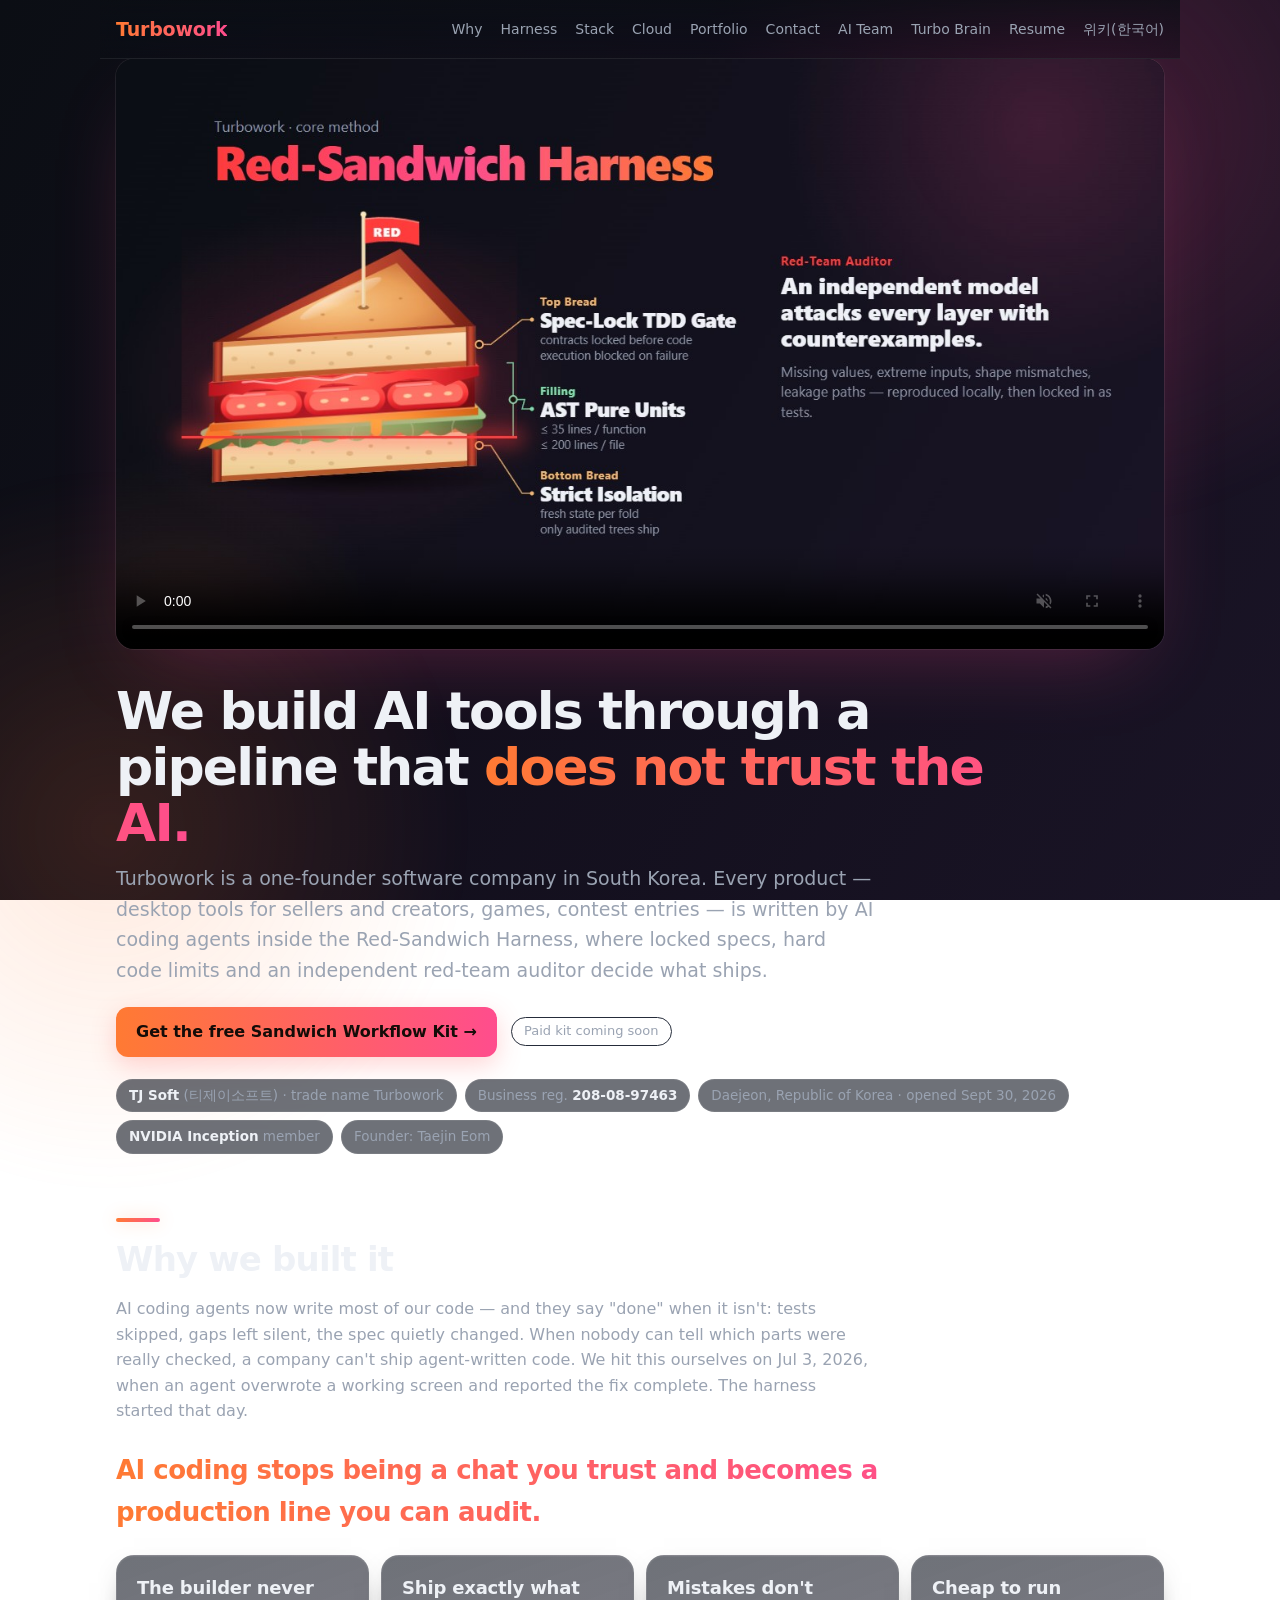
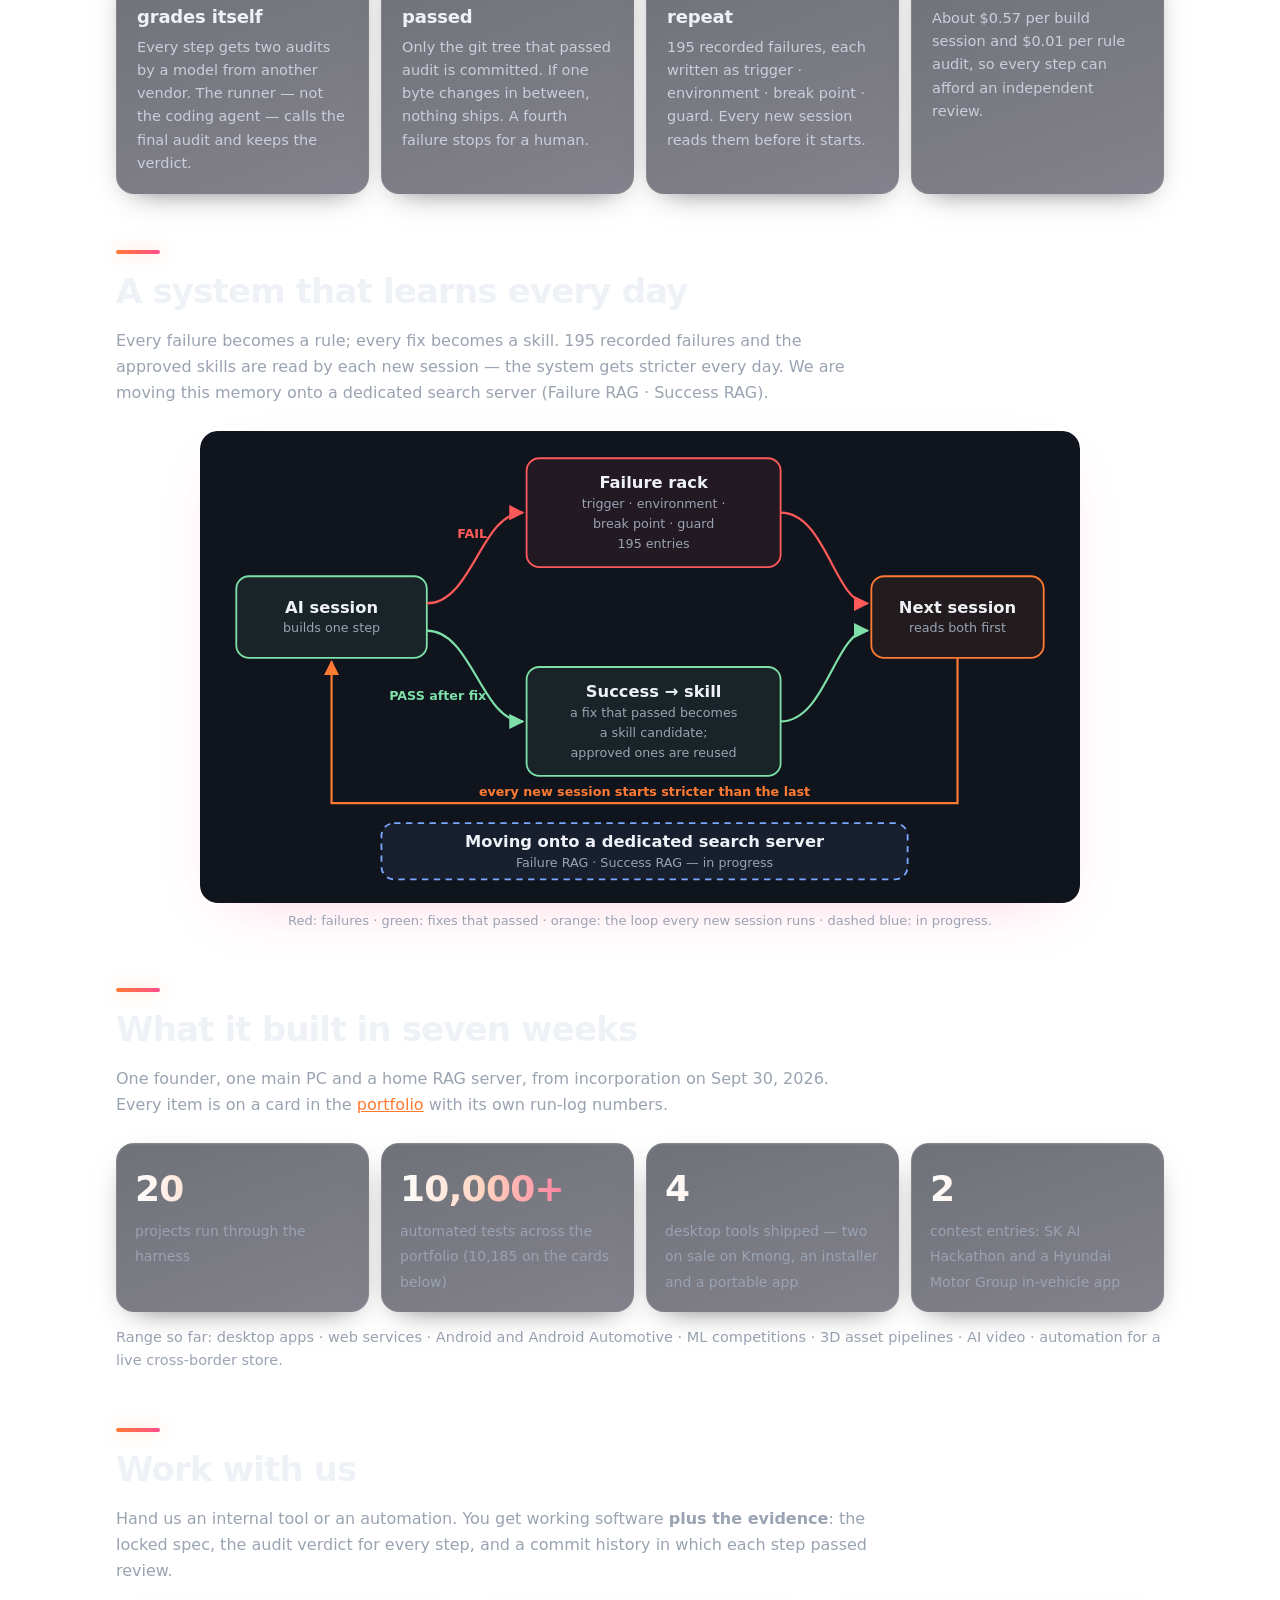
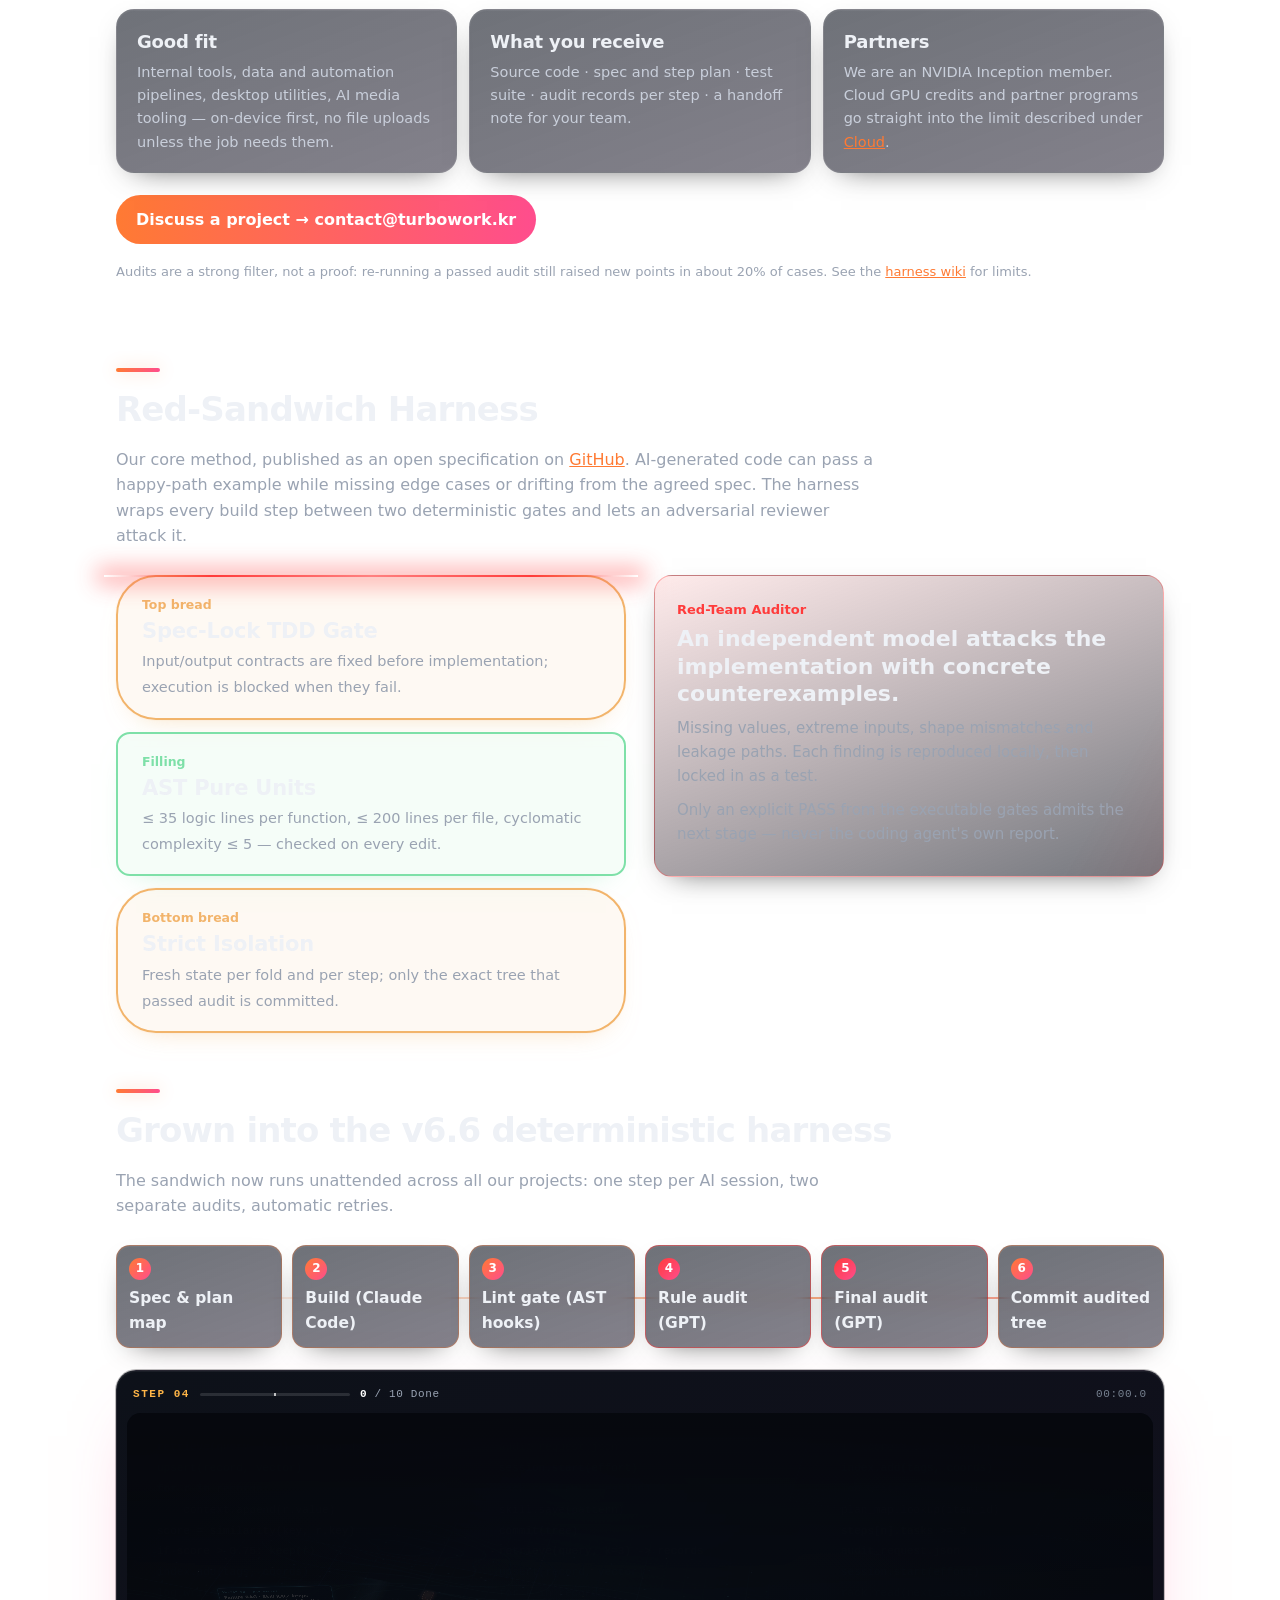
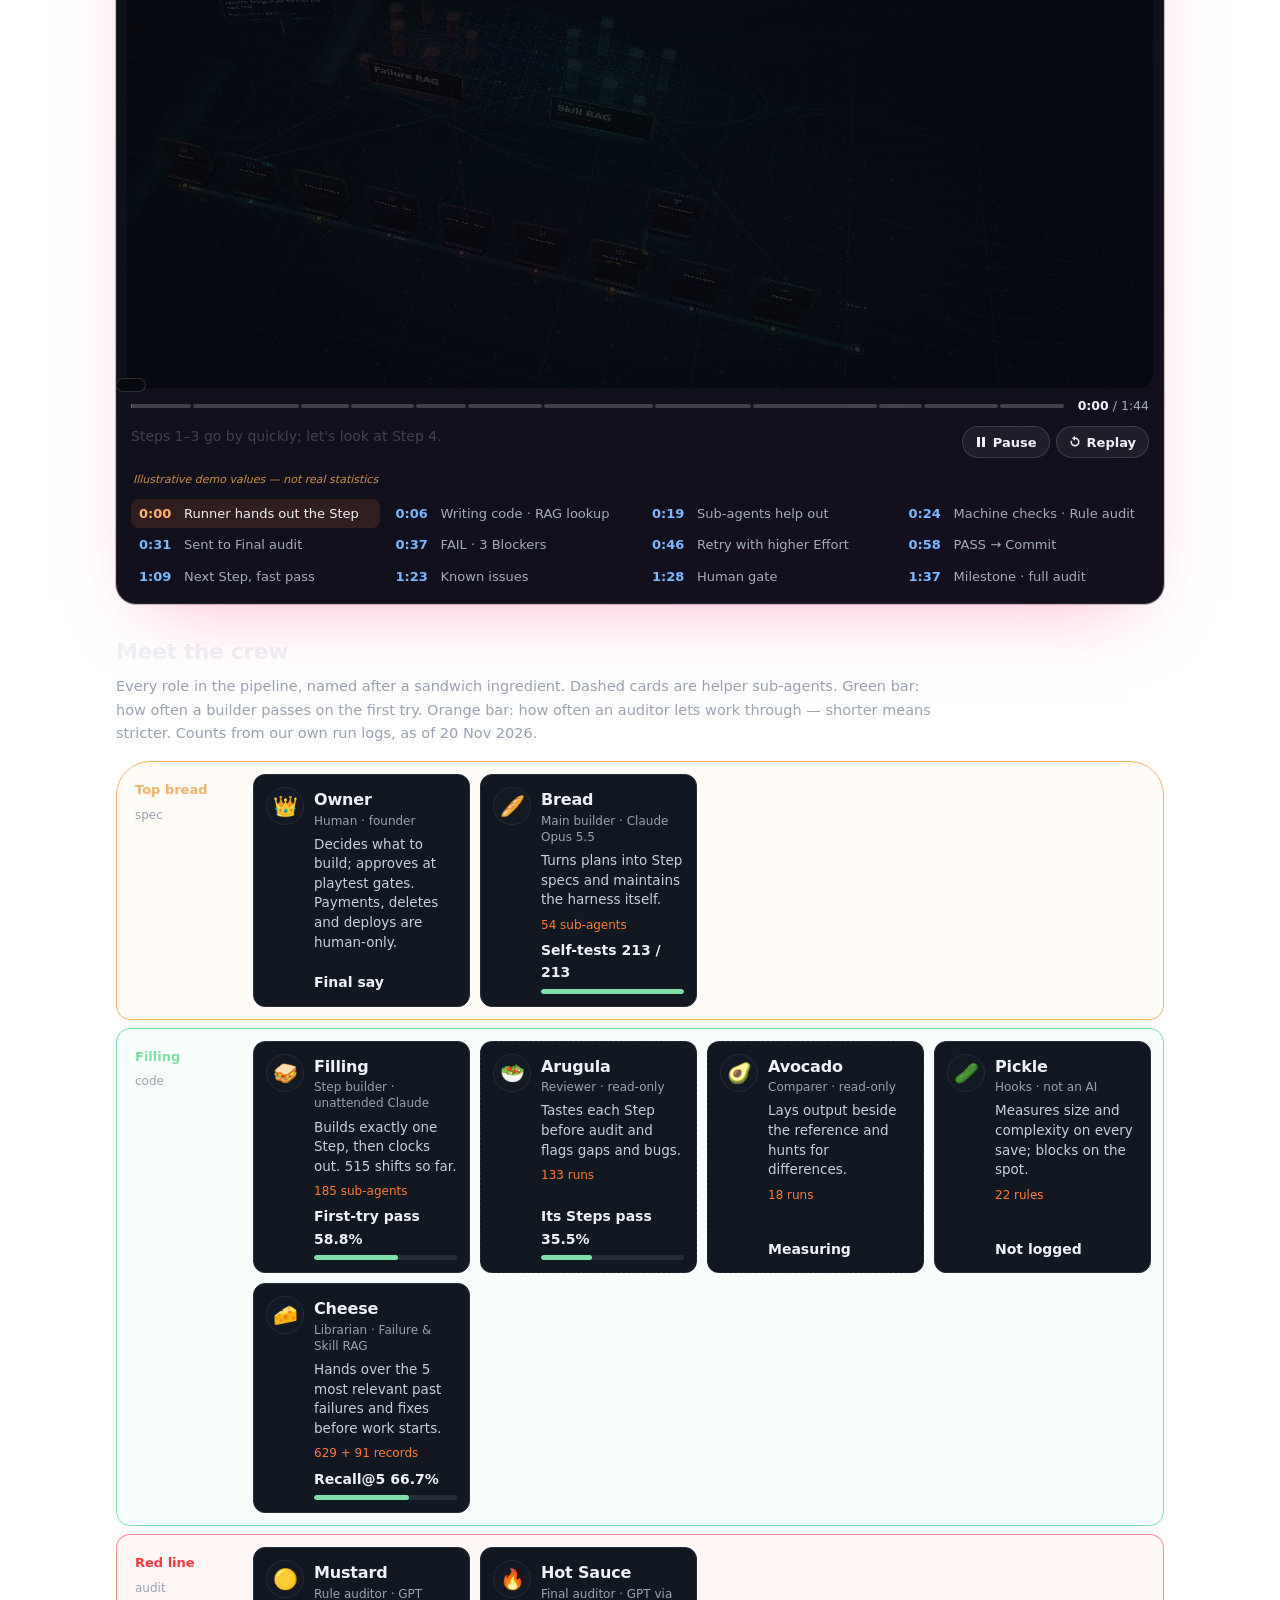
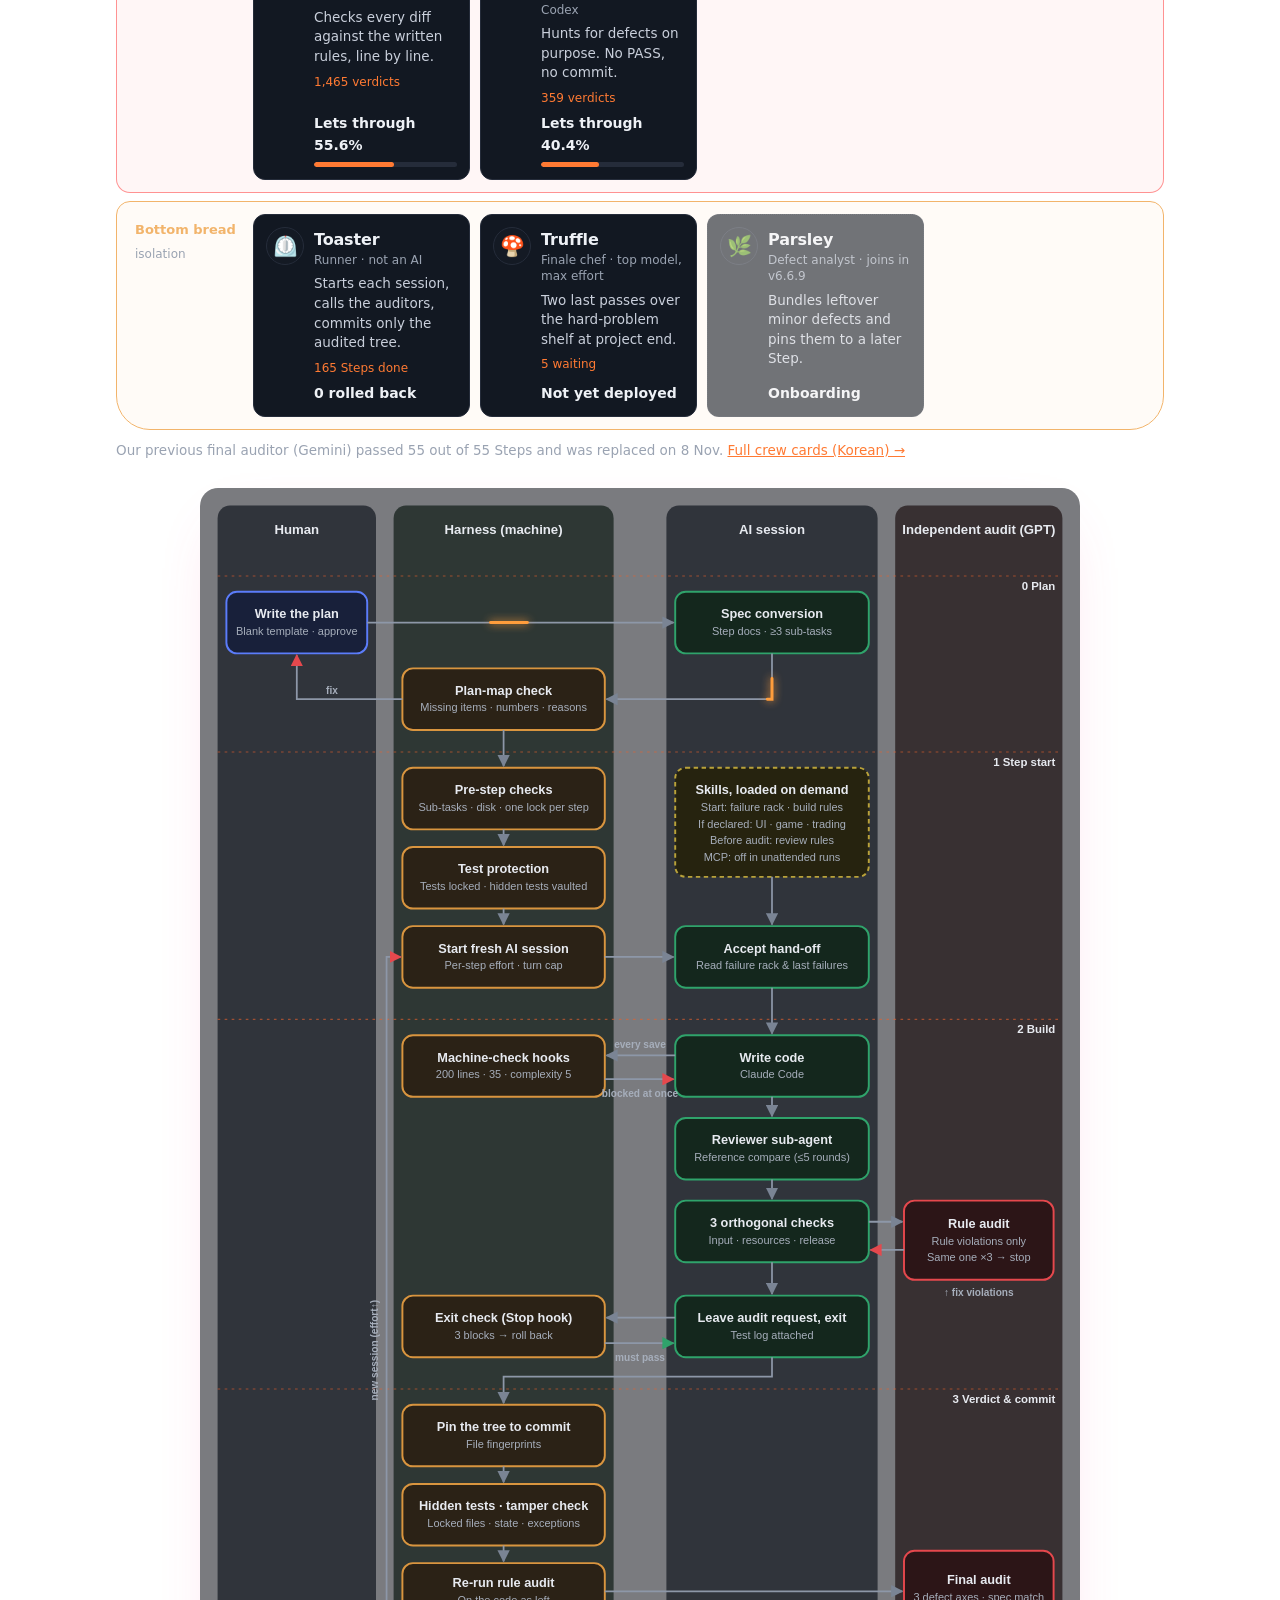
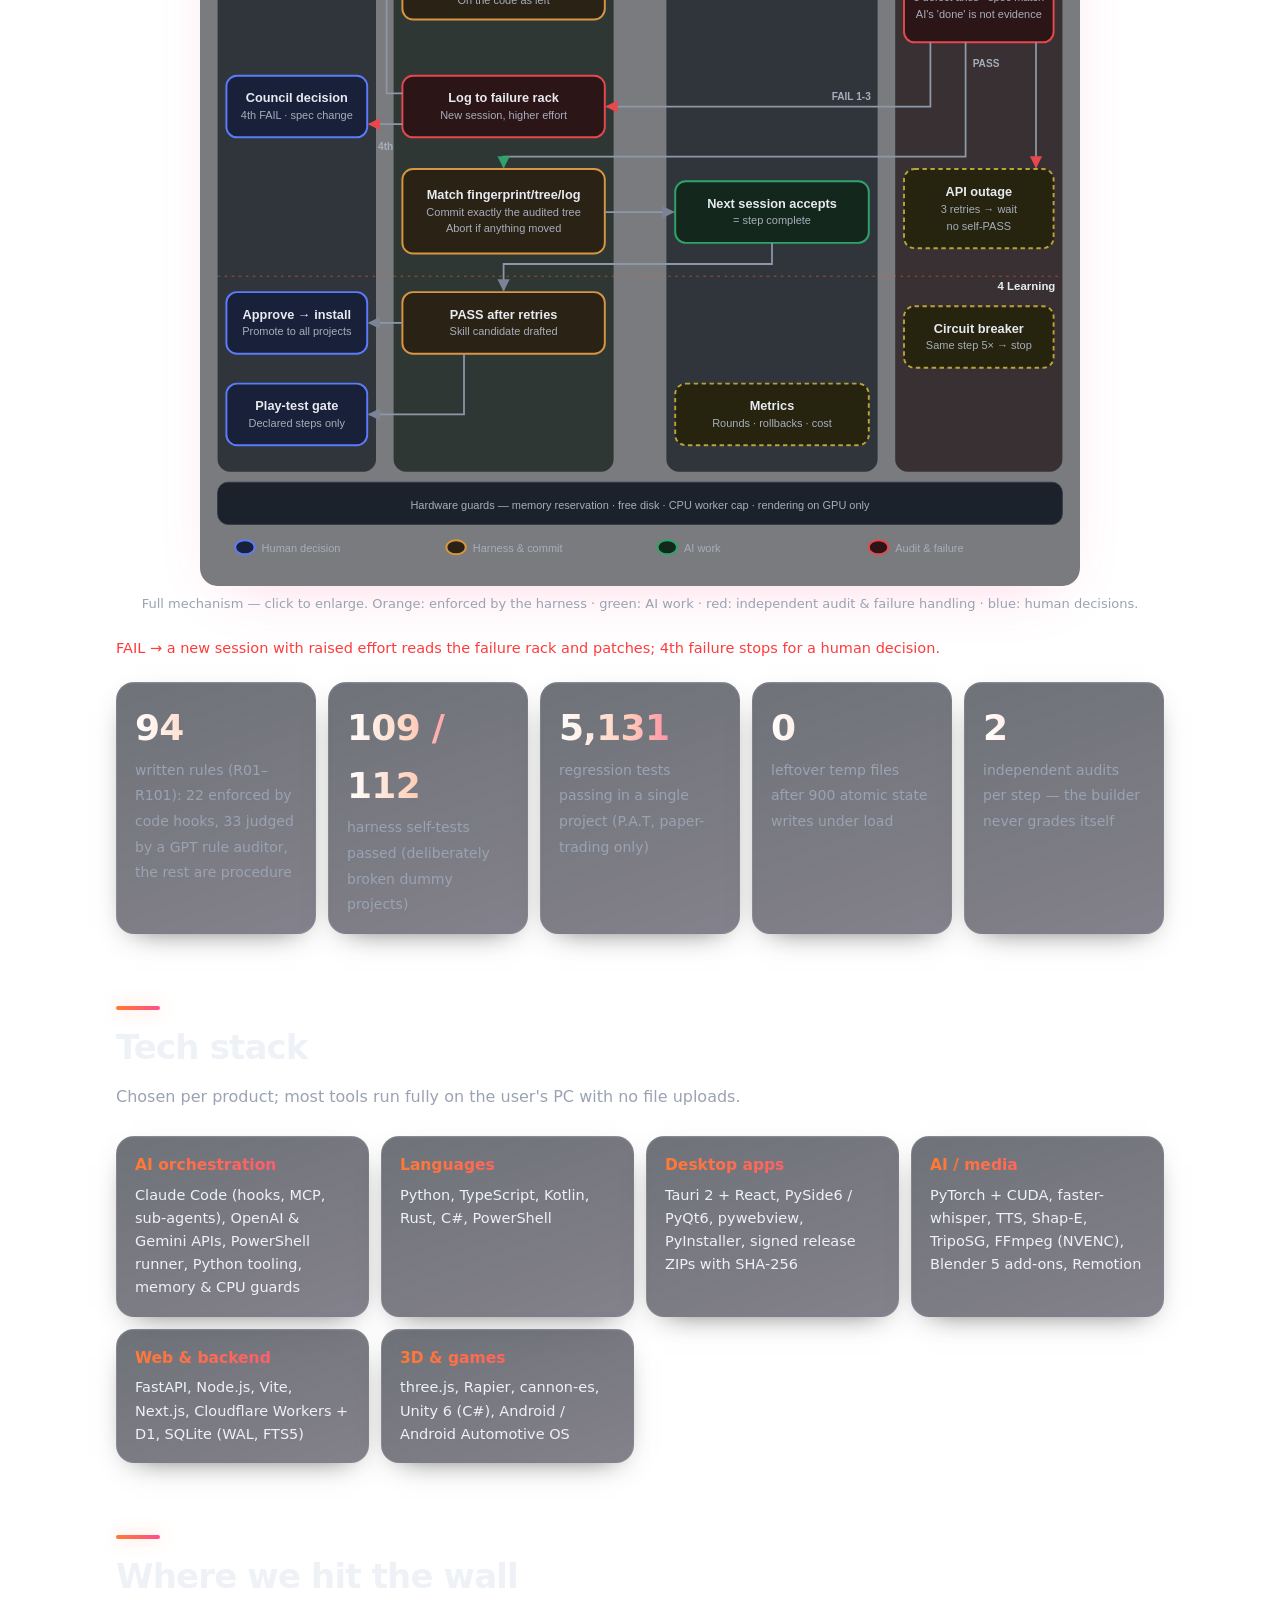
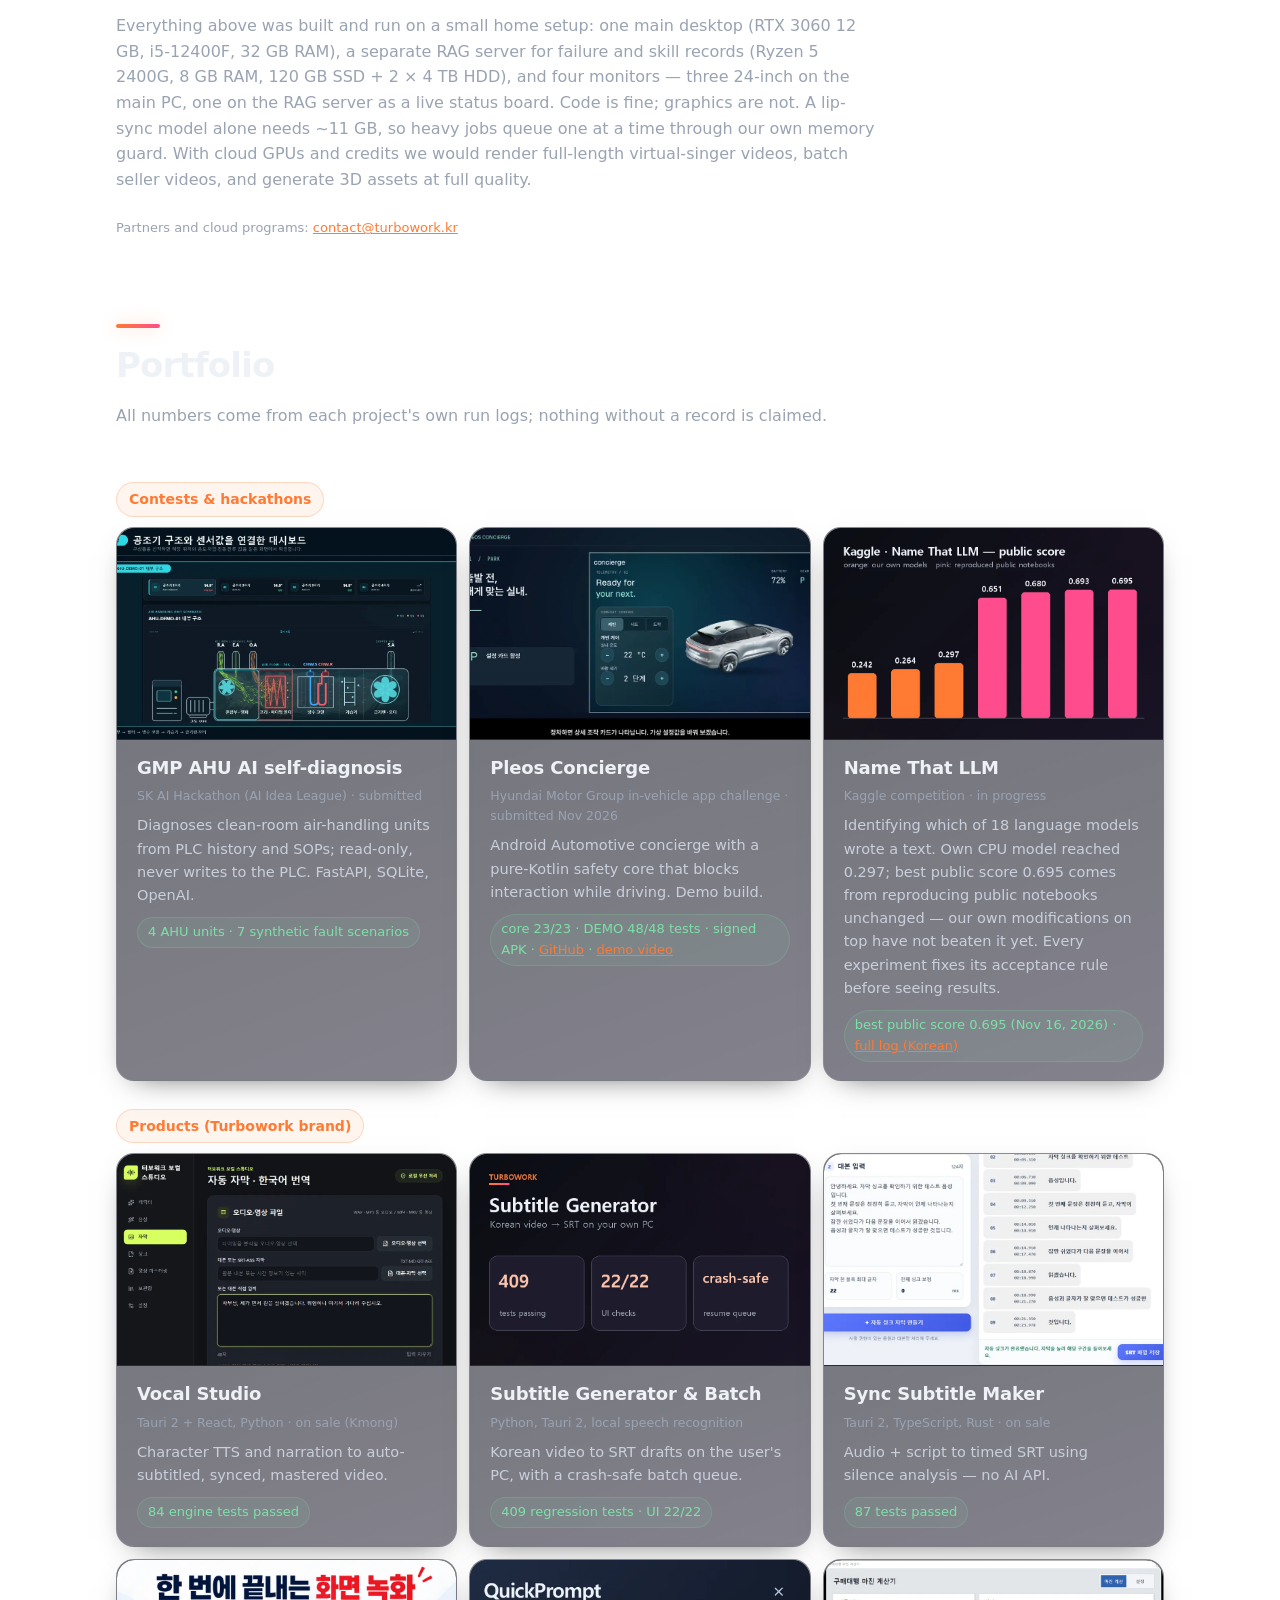
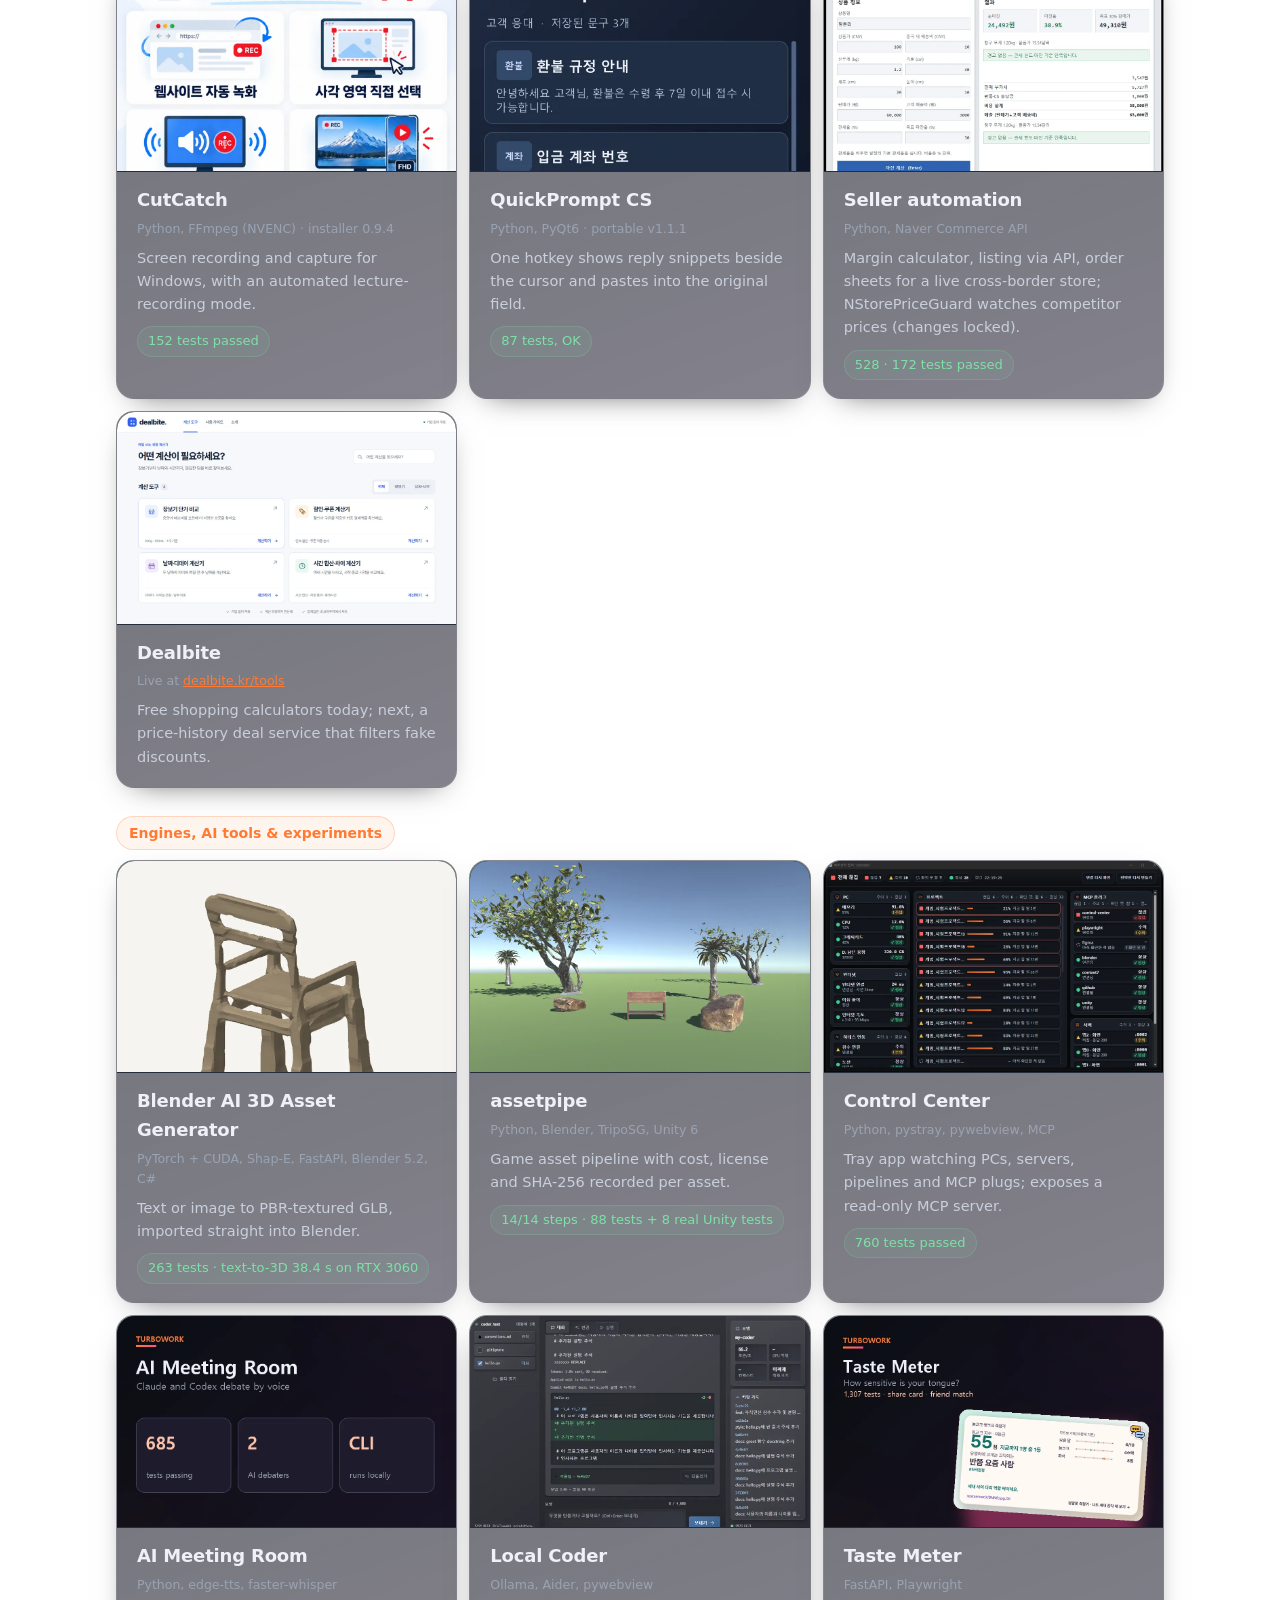
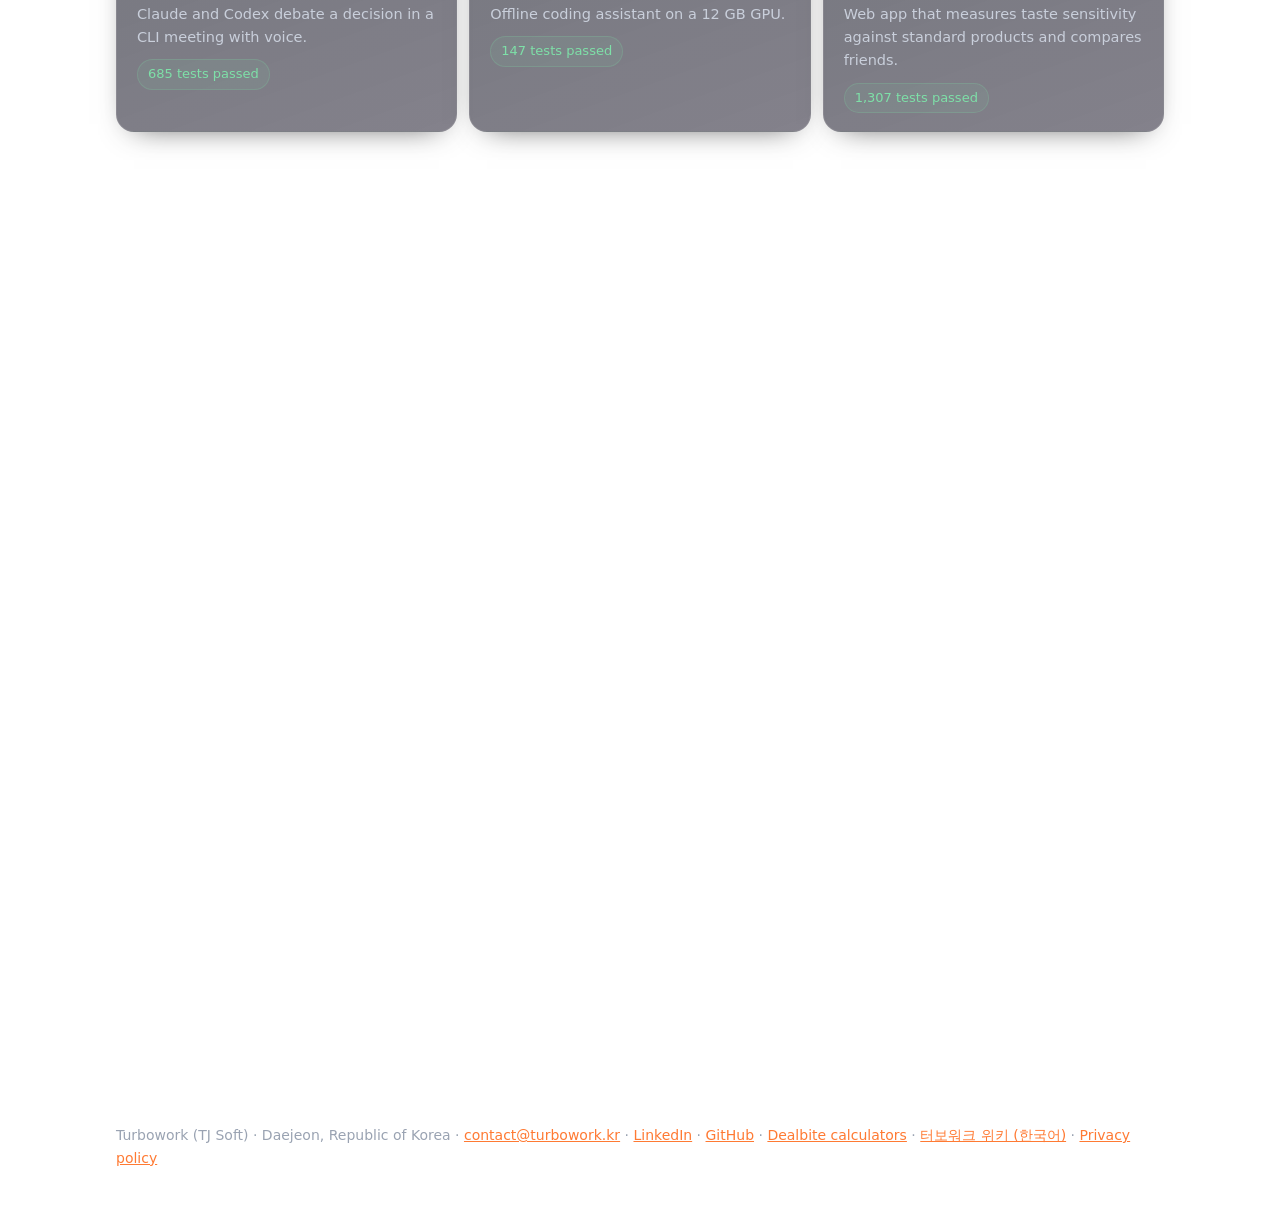
<file: index.html>
<!doctype html>
<html lang="en">
<head>
<meta charset="utf-8">
<meta name="viewport" content="width=device-width, initial-scale=1">
<title>Turbowork · Red-Sandwich Harness &amp; AI-built tools</title>
<meta name="description" content="Turbowork (TJ Soft, South Korea) builds AI tools for sellers and creators through the Red-Sandwich Harness: a deterministic, audit-gated AI development pipeline. Portfolio, tech stack and contests.">
<meta property="og:type" content="website">
<link rel="canonical" href="https://turbowork.kr/">
<meta property="og:url" content="https://turbowork.kr/">
<meta property="og:title" content="Turbowork · Red-Sandwich Harness & AI-built tools">
<meta property="og:description" content="AI tools built through a pipeline that does not trust the AI: locked specs, hard code limits and an independent red-team auditor. Portfolio, tech stack and contests.">
<meta property="og:image" content="https://turbowork.kr/assets/turbowork-hero.jpg">
<meta property="og:image:width" content="1280">
<meta property="og:image:height" content="720">
<link rel="icon" href="/favicon.ico" sizes="48x48">
<link rel="icon" type="image/png" sizes="192x192" href="/assets/favicon-192.png">
<link rel="apple-touch-icon" href="/assets/favicon-192.png">
<meta name="twitter:card" content="summary_large_image">
<style>
:root { --bg:#0b0e14; --bg2:#141a24; --fg:#eef1f6; --muted:#9aa3b2; --line:#252c3a; --card:#121822; --a:#ff7a33; --b:#ff4d8d; --red:#ff3b3b; --bread:#f2b46b; --fill:#7ee0a8; }
* { box-sizing:border-box; }
body { margin:0; background:var(--bg); color:var(--fg); font:16px/1.6 "Segoe UI Variable Text","Segoe UI",system-ui,-apple-system,Roboto,sans-serif; }
a { color:var(--a); }
.wrap { max-width:1080px; margin:0 auto; padding:0 16px; }
header.top { display:flex; justify-content:space-between; align-items:center; padding:18px 0; font-size:14px; color:var(--muted); }
header.top b { color:var(--fg); letter-spacing:-.01em; font-size:17px; }
header.top nav a { color:var(--muted); text-decoration:none; margin-left:18px; }
.hero video, .hero img { width:100%; display:block; border-radius:18px; border:1px solid var(--line); background:#0b0e14; aspect-ratio:16/9; }
.hero h1 { font-size:clamp(30px,5.5vw,52px); line-height:1.08; letter-spacing:-.035em; margin:34px 0 12px; max-width:880px; }
.lead { font-size:19px; color:var(--muted); max-width:760px; margin:0; }
.facts { display:flex; flex-wrap:wrap; gap:8px; margin:22px 0 0; padding:0; list-style:none; }
.facts li { font-size:13.5px; color:var(--muted); border:1px solid var(--line); border-radius:999px; padding:5px 12px; }
.facts li b { color:var(--fg); font-weight:600; }
section { padding:64px 0 8px; }
h2 { font-size:clamp(24px,3.6vw,34px); letter-spacing:-.025em; margin:0 0 10px; }
h2 + p { color:var(--muted); max-width:760px; margin:0 0 26px; }
.sandwich { display:grid; grid-template-columns:minmax(0,1fr) minmax(0,1fr); gap:28px; align-items:start; }
.layers { position:relative; display:grid; gap:12px; }
.layer { border-radius:40px; padding:18px 24px; border:2px solid var(--bread); background:#f2b46b14; }
.layer.fill { border-radius:14px; border-color:var(--fill); background:#7ee0a814; }
.layer small { display:block; font-size:12.5px; font-weight:700; color:var(--bread); }
.layer.fill small { color:var(--fill); }
.layer strong { display:block; font-size:21px; letter-spacing:-.01em; }
.layer span { color:var(--muted); font-size:14.5px; }
.scan { position:absolute; left:-12px; right:-12px; height:3px; background:var(--red); box-shadow:0 0 18px 6px #ff3b3b77; animation:scan 3.6s ease-in-out infinite; }
@keyframes scan { 0% { top:0; opacity:0 } 10% { opacity:1 } 85% { opacity:1 } 100% { top:100%; opacity:0 } }
@media (prefers-reduced-motion: reduce) { .scan { animation:none; display:none; } }
.auditor { border:1.5px solid #ff3b3b66; border-radius:16px; padding:20px 22px; background:#ff3b3b0d; }
.auditor small { color:var(--red); font-weight:700; font-size:13px; }
.auditor h3 { margin:4px 0 8px; font-size:22px; line-height:1.25; }
.auditor p { margin:0 0 10px; color:var(--muted); font-size:15px; }
.flow { display:grid; grid-template-columns:repeat(6,minmax(0,1fr)); gap:10px; margin:6px 0 10px; padding:0; list-style:none; counter-reset:s; }
.flow li { counter-increment:s; border:1.5px solid var(--a); border-radius:14px; padding:12px 12px; background:var(--card); font-weight:700; font-size:15.5px; }
.flow li::before { content:counter(s); display:block; font-weight:400; font-size:12px; color:var(--muted); }
.flow li.audit { border-color:var(--red); }
.retry { color:var(--red); font-size:14.5px; margin:0 0 22px; }
.stats { display:grid; grid-template-columns:repeat(auto-fit,minmax(200px,1fr)); gap:12px; }
.stat { background:var(--card); border:1px solid var(--line); border-radius:14px; padding:16px 18px; }
.stat b { display:block; font-size:30px; letter-spacing:-.02em; }
.stat span { color:var(--muted); font-size:14px; }
.stack { display:grid; grid-template-columns:repeat(auto-fit,minmax(240px,1fr)); gap:12px; }
.stack div { background:var(--card); border:1px solid var(--line); border-radius:14px; padding:16px 18px; }
.stack h3 { margin:0 0 6px; font-size:15px; color:var(--a); }
.stack p { margin:0; font-size:14.5px; color:var(--fg); }
.group { margin:28px 0 10px; font-size:14px; font-weight:700; color:var(--a); }
.cards { display:grid; grid-template-columns:repeat(auto-fit,minmax(300px,1fr)); gap:12px; }
.card { background:var(--card); border:1px solid var(--line); border-radius:14px; padding:16px 18px; }
.card h3 { margin:0 0 4px; font-size:17px; }
.card .meta { font-size:12.5px; color:var(--muted); margin-bottom:8px; }
.card p { margin:0; font-size:14.5px; color:#c9cfdb; }
.card .proof { margin-top:10px; font-size:13px; color:var(--fill); }
.card img.shot { display:block; width:calc(100% + 36px); margin:-16px -18px 14px; aspect-ratio:16/10; object-fit:cover; object-position:top; border-radius:14px 14px 0 0; border-bottom:1px solid var(--line); background:#0b0e14; }
.note { font-size:13px; color:var(--muted); margin-top:18px; }
footer { margin:72px 0 0; padding:22px 0 40px; border-top:1px solid var(--line); color:var(--muted); font-size:14px; }
.why-claim { font-size:clamp(20px,2.6vw,26px); font-weight:700; letter-spacing:-.02em; max-width:820px; margin:0 0 22px; background:linear-gradient(90deg,var(--a),var(--b)); -webkit-background-clip:text; background-clip:text; color:transparent; }
.why-cards { grid-template-columns:repeat(auto-fit,minmax(210px,1fr)); }
.why-range { color:var(--muted); font-size:14.5px; margin:14px 0 0; }
.why-cta { margin:22px 0 0; }
.why-btn { display:inline-block; padding:12px 20px; border-radius:999px; background:linear-gradient(90deg,var(--a),var(--b)); color:#fff; font-weight:700; text-decoration:none; }
@media (max-width:760px) { .sandwich { grid-template-columns:1fr; } .flow { grid-template-columns:repeat(2,minmax(0,1fr)); } header.top { flex-wrap:wrap; row-gap:6px; padding:12px 0; } header.top nav { width:100%; display:flex; gap:16px; overflow-x:auto; white-space:nowrap; scrollbar-width:none; -webkit-overflow-scrolling:touch; padding-bottom:4px; } header.top nav::-webkit-scrollbar { display:none; } header.top nav a { margin-left:0; font-size:13.5px; padding:4px 0; } }
.crew { margin:30px 0 26px; }
.crew h3 { font-size:22px; letter-spacing:-.02em; margin:0 0 6px; }
.crew-lead { color:var(--muted); font-size:14.5px; max-width:820px; margin:0 0 16px; }
.crew-lane { display:grid; grid-template-columns:112px minmax(0,1fr); gap:12px; padding:12px; margin:0 0 8px; border:1.5px solid var(--bread); background:#f2b46b0d; border-radius:14px; }
.crew-lane.top { border-radius:34px 34px 14px 14px; }
.crew-lane.bot { border-radius:14px 14px 34px 34px; }
.crew-lane.fill { border-color:var(--fill); background:#7ee0a80d; }
.crew-lane.red { border-color:#ff3b3b88; background:#ff3b3b0b; }
.crew-tag { padding:6px 4px 0 6px; }
.crew-tag b { display:block; font-size:13px; color:var(--bread); }
.crew-lane.fill .crew-tag b { color:var(--fill); }
.crew-lane.red .crew-tag b { color:var(--red); }
.crew-tag span { font-size:12px; color:var(--muted); }
.crew-row { display:grid; grid-template-columns:repeat(auto-fill,minmax(205px,1fr)); gap:10px; min-width:0; }
.crew-c { display:flex; gap:10px; background:var(--card); border:1px solid var(--line); border-radius:12px; padding:12px; min-width:0; }
.crew-c.sub { border-style:dashed; }
.crew-c.soon { opacity:.6; border-style:dotted; }
.crew-c > i { flex:0 0 38px; height:38px; border-radius:50%; background:var(--bg2); border:1px solid var(--line); display:grid; place-items:center; font-style:normal; font-size:20px; }
.crew-c > div { min-width:0; flex:1; display:flex; flex-direction:column; }
.crew-c b { font-size:16px; letter-spacing:-.01em; }
.crew-c small { font-size:12px; color:var(--muted); line-height:1.35; }
.crew-c p { margin:6px 0; font-size:13.5px; line-height:1.45; color:#c9cfdb; }
.crew-c span { font-size:12px; color:var(--a); }
.crew-c em { font-style:normal; font-weight:700; font-size:14px; margin-top:auto; padding-top:4px; }
.crew-c u { display:block; height:5px; border-radius:3px; background:var(--line); margin-top:5px; position:relative; overflow:hidden; text-decoration:none; }
.crew-c u::after { content:""; position:absolute; inset:0 auto 0 0; width:var(--w); border-radius:3px; background:var(--fill); }
.crew-c u.o::after { background:var(--a); }
.crew-more { font-size:13.5px; color:var(--muted); margin:10px 0 0; }
@media (max-width:760px) { .crew-lane { grid-template-columns:1fr; gap:6px; } .crew-tag { display:flex; gap:8px; align-items:baseline; padding:2px 4px; } }
.kitcta { display:flex; flex-wrap:wrap; gap:10px 14px; align-items:center; margin:22px 0 0; }
.kitcta a { display:inline-block; padding:12px 20px; border-radius:12px; font-weight:700; text-decoration:none; }
.kitcta a.go { color:#140c08; background:linear-gradient(90deg,var(--a),var(--b)); box-shadow:0 8px 24px rgba(255,90,90,.25); }
.kitcta a:focus-visible { outline:3px solid var(--fg); outline-offset:3px; }
.kitcta span { font-size:13px; color:var(--muted); border:1px solid var(--line); border-radius:99px; padding:3px 12px; }
</style>
<link rel="stylesheet" href="assets/upgrade.css">
<link rel="stylesheet" href="assets/pipeline-motion.css">
<script type="application/ld+json">{"@context": "https://schema.org", "@type": "Organization", "name": "Turbowork", "alternateName": ["터보워크", "티제이소프트", "TJ Soft"], "url": "https://turbowork.kr/", "logo": "https://turbowork.kr/assets/icon.png", "foundingDate": "2026-09-30", "founder": {"@type": "Person", "name": "Taejin Eom", "alternateName": "엄태진"}, "address": {"@type": "PostalAddress", "addressLocality": "Daejeon", "addressCountry": "KR"}, "sameAs": ["https://www.linkedin.com/in/taejin-eom-594b6244b/", "https://github.com/jjangkjy5607-dev/red-sandwich-harness", "https://turboworkai.gumroad.com/l/sandwich-workflow-kit"], "description": "Turbowork (TJ Soft) is a one-founder AI software company in Daejeon, South Korea, building AI tools through the Red-Sandwich Harness, an audit-gated AI development pipeline.", "email": "contact@turbowork.kr"}</script>
<script type="application/ld+json">{"@context": "https://schema.org", "@type": "WebSite", "name": "Turbowork", "alternateName": ["터보워크", "TJ Soft"], "url": "https://turbowork.kr/"}</script>
</head>
<body>
<div class="wrap">
<header class="top"><b>Turbowork</b><nav><a href="#why">Why</a><a href="#harness">Harness</a><a href="#stack">Stack</a><a href="#cloud">Cloud</a><a href="#portfolio">Portfolio</a><a href="#contact">Contact</a><a href="team/">AI Team</a><a href="brain/">Turbo Brain</a><a href="resume/en/">Resume</a><a href="wiki/">위키(한국어)</a></nav></header>

<div class="hero">
  <video autoplay muted loop playsinline controls preload="metadata" poster="assets/turbowork-hero.jpg" aria-label="Red-Sandwich Harness and Turbowork portfolio motion overview">
    <source src="assets/turbowork-hero.mp4" type="video/mp4">
  </video>
  <h1>We build AI tools through a pipeline that <span class="grad">does not trust the AI.</span></h1>
  <p class="lead">Turbowork is a one-founder software company in South Korea. Every product — desktop tools for sellers and creators,
    games, contest entries — is written by AI coding agents inside the Red-Sandwich Harness, where locked specs, hard code limits
    and an independent red-team auditor decide what ships.</p>
  <p class="kitcta"><a class="go" href="https://turboworkai.gumroad.com/l/sandwich-workflow-kit?utm_source=turbowork&amp;utm_medium=site&amp;utm_campaign=kit_free" target="_blank" rel="noopener">Get the free Sandwich Workflow Kit →</a><span>Paid kit coming soon</span></p>
  <ul class="facts">
    <li><b>TJ Soft</b> (티제이소프트) · trade name Turbowork</li>
    <li>Business reg. <b>208-08-97463</b></li>
    <li>Daejeon, Republic of Korea · opened Sept 30, 2026</li>
    <li><b>NVIDIA Inception</b> member</li>
    <li>Founder: Taejin Eom</li>
  </ul>
</div>

<section id="why">
  <h2>Why we built it</h2>
  <p>AI coding agents now write most of our code — and they say "done" when it isn't: tests skipped, gaps left silent, the spec quietly changed.
    When nobody can tell which parts were really checked, a company can't ship agent-written code. We hit this ourselves on Jul 3, 2026,
    when an agent overwrote a working screen and reported the fix complete. The harness started that day.</p>
  <p class="why-claim">AI coding stops being a chat you trust and becomes a production line you can audit.</p>
  <div class="cards why-cards">
    <div class="card"><h3>The builder never grades itself</h3><p>Every step gets two audits by a model from another vendor. The runner — not the coding agent — calls the final audit and keeps the verdict.</p></div>
    <div class="card"><h3>Ship exactly what passed</h3><p>Only the git tree that passed audit is committed. If one byte changes in between, nothing ships. A fourth failure stops for a human.</p></div>
    <div class="card"><h3>Mistakes don't repeat</h3><p>195 recorded failures, each written as trigger · environment · break point · guard. Every new session reads them before it starts.</p></div>
    <div class="card"><h3>Cheap to run</h3><p>About $0.57 per build session and $0.01 per rule audit, so every step can afford an independent review.</p></div>
  </div>

  <h2 style="margin-top:56px">A system that learns every day</h2>
  <p>Every failure becomes a rule; every fix becomes a skill. 195 recorded failures and the approved skills are read by each new session —
    the system gets stricter every day. We are moving this memory onto a dedicated search server (Failure RAG · Success RAG).</p>
  <figure class="arch"><img src="assets/learning-loop-en.svg" alt="Learning loop: an AI session builds a step; failures go to the failure rack, fixes that pass become skills; the next session reads both first. Moving onto a dedicated search server (Failure RAG and Success RAG), in progress." loading="lazy">
    <figcaption>Red: failures · green: fixes that passed · orange: the loop every new session runs · dashed blue: in progress.</figcaption></figure>

  <h2 style="margin-top:56px">What it built in seven weeks</h2>
  <p>One founder, one main PC and a home RAG server, from incorporation on Sept 30, 2026. Every item is on a card in the <a href="#portfolio">portfolio</a> with its own run-log numbers.</p>
  <div class="stats">
    <div class="stat"><b>20</b><span>projects run through the harness</span></div>
    <div class="stat"><b>10,000+</b><span>automated tests across the portfolio (10,185 on the cards below)</span></div>
    <div class="stat"><b>4</b><span>desktop tools shipped — two on sale on Kmong, an installer and a portable app</span></div>
    <div class="stat"><b>2</b><span>contest entries: SK AI Hackathon and a Hyundai Motor Group in-vehicle app</span></div>
  </div>
  <p class="why-range">Range so far: desktop apps · web services · Android and Android Automotive · ML competitions · 3D asset pipelines · AI video · automation for a live cross-border store.</p>

  <h2 style="margin-top:56px">Work with us</h2>
  <p>Hand us an internal tool or an automation. You get working software <b>plus the evidence</b>: the locked spec, the audit verdict for every step,
    and a commit history in which each step passed review.</p>
  <div class="cards">
    <div class="card"><h3>Good fit</h3><p>Internal tools, data and automation pipelines, desktop utilities, AI media tooling — on-device first, no file uploads unless the job needs them.</p></div>
    <div class="card"><h3>What you receive</h3><p>Source code · spec and step plan · test suite · audit records per step · a handoff note for your team.</p></div>
    <div class="card"><h3>Partners</h3><p>We are an NVIDIA Inception member. Cloud GPU credits and partner programs go straight into the limit described under <a href="#cloud">Cloud</a>.</p></div>
  </div>
  <p class="why-cta"><a class="why-btn" href="mailto:contact@turbowork.kr?subject=Project%20inquiry">Discuss a project → contact@turbowork.kr</a></p>
  <p class="note">Audits are a strong filter, not a proof: re-running a passed audit still raised new points in about 20% of cases. See the <a href="wiki/harness/">harness wiki</a> for limits.</p>
</section>

<section id="harness">
  <h2>Red-Sandwich Harness</h2>
  <p>Our core method, published as an open specification on
    <a href="https://github.com/jjangkjy5607-dev/red-sandwich-harness" target="_blank" rel="noopener">GitHub</a>.
    AI-generated code can pass a happy-path example while missing edge cases or drifting from the agreed spec.
    The harness wraps every build step between two deterministic gates and lets an adversarial reviewer attack it.</p>
  <div class="sandwich">
    <div class="layers" aria-label="Three layers of the sandwich">
      <div class="layer"><small>Top bread</small><strong>Spec-Lock TDD Gate</strong><span>Input/output contracts are fixed before implementation; execution is blocked when they fail.</span></div>
      <div class="layer fill"><small>Filling</small><strong>AST Pure Units</strong><span>≤ 35 logic lines per function, ≤ 200 lines per file, cyclomatic complexity ≤ 5 — checked on every edit.</span></div>
      <div class="layer"><small>Bottom bread</small><strong>Strict Isolation</strong><span>Fresh state per fold and per step; only the exact tree that passed audit is committed.</span></div>
      <div class="scan" aria-hidden="true"></div>
    </div>
    <div class="auditor">
      <small>Red-Team Auditor</small>
      <h3>An independent model attacks the implementation with concrete counterexamples.</h3>
      <p>Missing values, extreme inputs, shape mismatches and leakage paths. Each finding is reproduced locally, then locked in as a test.</p>
      <p>Only an explicit PASS from the executable gates admits the next stage — never the coding agent's own report.</p>
    </div>
  </div>

  <h2 style="margin-top:56px">Grown into the v6.6 deterministic harness</h2>
  <p>The sandwich now runs unattended across all our projects: one step per AI session, two separate audits, automatic retries.</p>
  <ol class="flow">
    <li>Spec &amp; plan map</li><li>Build (Claude Code)</li><li>Lint gate (AST hooks)</li>
    <li class="audit">Rule audit (GPT)</li><li class="audit">Final audit (GPT)</li><li>Commit audited tree</li>
  </ol>
  <div class="pm" data-pipeline-motion data-lang="en">
    <ol class="pm-steps" aria-label="How one step moves through the pipeline">
      <li>Spec: inputs, outputs and acceptance tests are fixed before any code.</li>
      <li>LLM session (Main): the Runner opens a fresh LLM session (Claude Code) and hands it the Step spec; it loads the skills it needs, pulls related records from Failure RAG and Skill RAG, and hooks check every save.</li>
      <li>Sub-LLMs: the Main session can spawn helper LLMs in parallel (reviewer, comparer, worker). They only return results; PASS/FAIL comes from the Runner and the audit LLMs.</li>
      <li>Machine checks: code size and complexity hooks run on every save.</li>
      <li>Audit LLM · Rule (GPT, a different vendor): checks the diff against the written rules.</li>
      <li>Audit request: the session only leaves a request file; the Runner reads it and calls the Audit LLM · Final (GPT, a different vendor).</li>
      <li>FAIL: Final audit sorts findings into Blockers and non-blockers. Blockers come back all at once, go into Failure RAG, Effort rises one level (low → medium → high) and a new session fixes them in one patch.</li>
      <li>Known issues: non-blockers do not stop the Step; they wait in Known issues, and a Defect analyst (subagent) groups them and links them to a later Step that touches the same file.</li>
      <li>PASS: only the audited tree is committed; some Steps also wait at the Human gate (Playtest) before the next Step starts.</li>
      <li>Milestone: Final audit (full) checks the whole milestone and clears the remaining Known issues in one consolidated patch.</li>
    </ol>
  </div>
  <div class="crew" aria-labelledby="crew-h">
    <h3 id="crew-h">Meet the crew</h3>
    <p class="crew-lead">Every role in the pipeline, named after a sandwich ingredient. Dashed cards are helper sub-agents. Green bar: how often a builder passes on the first try. Orange bar: how often an auditor lets work through — shorter means stricter. Counts from our own run logs, as of 20 Nov 2026.</p>
    <div class="crew-lane top">
      <div class="crew-tag"><b>Top bread</b><span>spec</span></div>
      <div class="crew-row">
        <div class="crew-c"><i>👑</i><div><b>Owner</b><small>Human · founder</small><p>Decides what to build; approves at playtest gates. Payments, deletes and deploys are human-only.</p><em>Final say</em></div></div>
        <div class="crew-c"><i>🥖</i><div><b>Bread</b><small>Main builder · Claude Opus 5.5</small><p>Turns plans into Step specs and maintains the harness itself.</p><span>54 sub-agents</span><em>Self-tests 213 / 213</em><u class="g" style="--w:100%"></u></div></div>
      </div>
    </div>
    <div class="crew-lane fill">
      <div class="crew-tag"><b>Filling</b><span>code</span></div>
      <div class="crew-row">
        <div class="crew-c"><i>🥪</i><div><b>Filling</b><small>Step builder · unattended Claude</small><p>Builds exactly one Step, then clocks out. 515 shifts so far.</p><span>185 sub-agents</span><em>First-try pass 58.8%</em><u class="g" style="--w:58.8%"></u></div></div>
        <div class="crew-c sub"><i>🥗</i><div><b>Arugula</b><small>Reviewer · read-only</small><p>Tastes each Step before audit and flags gaps and bugs.</p><span>133 runs</span><em>Its Steps pass 35.5%</em><u class="g" style="--w:35.5%"></u></div></div>
        <div class="crew-c sub"><i>🥑</i><div><b>Avocado</b><small>Comparer · read-only</small><p>Lays output beside the reference and hunts for differences.</p><span>18 runs</span><em>Measuring</em></div></div>
        <div class="crew-c"><i>🥒</i><div><b>Pickle</b><small>Hooks · not an AI</small><p>Measures size and complexity on every save; blocks on the spot.</p><span>22 rules</span><em>Not logged</em></div></div>
        <div class="crew-c"><i>🧀</i><div><b>Cheese</b><small>Librarian · Failure &amp; Skill RAG</small><p>Hands over the 5 most relevant past failures and fixes before work starts.</p><span>629 + 91 records</span><em>Recall@5 66.7%</em><u class="g" style="--w:66.7%"></u></div></div>
      </div>
    </div>
    <div class="crew-lane red">
      <div class="crew-tag"><b>Red line</b><span>audit</span></div>
      <div class="crew-row">
        <div class="crew-c"><i>🟡</i><div><b>Mustard</b><small>Rule auditor · GPT</small><p>Checks every diff against the written rules, line by line.</p><span>1,465 verdicts</span><em>Lets through 55.6%</em><u class="o" style="--w:55.6%"></u></div></div>
        <div class="crew-c"><i>🔥</i><div><b>Hot Sauce</b><small>Final auditor · GPT via Codex</small><p>Hunts for defects on purpose. No PASS, no commit.</p><span>359 verdicts</span><em>Lets through 40.4%</em><u class="o" style="--w:40.4%"></u></div></div>
      </div>
    </div>
    <div class="crew-lane bot">
      <div class="crew-tag"><b>Bottom bread</b><span>isolation</span></div>
      <div class="crew-row">
        <div class="crew-c"><i>⏲️</i><div><b>Toaster</b><small>Runner · not an AI</small><p>Starts each session, calls the auditors, commits only the audited tree.</p><span>165 Steps done</span><em>0 rolled back</em></div></div>
        <div class="crew-c"><i>🍄</i><div><b>Truffle</b><small>Finale chef · top model, max effort</small><p>Two last passes over the hard-problem shelf at project end.</p><span>5 waiting</span><em>Not yet deployed</em></div></div>
        <div class="crew-c soon"><i>🌿</i><div><b>Parsley</b><small>Defect analyst · joins in v6.6.9</small><p>Bundles leftover minor defects and pins them to a later Step.</p><em>Onboarding</em></div></div>
      </div>
    </div>
    <p class="crew-more">Our previous final auditor (Gemini) passed 55 out of 55 Steps and was replaced on 8 Nov. <a href="wiki/harness/#s6-1">Full crew cards (Korean) →</a></p>
  </div>
  <figure class="arch"><a href="assets/harness-arch-en-dark.svg" target="_blank" rel="noopener"><img src="assets/harness-arch-en-dark.svg" alt="Red-Sandwich Harness full mechanism: human, harness, AI session and independent audit lanes" loading="lazy"></a>
    <figcaption>Full mechanism — click to enlarge. Orange: enforced by the harness · green: AI work · red: independent audit &amp; failure handling · blue: human decisions.</figcaption></figure>
  <p class="retry">FAIL → a new session with raised effort reads the failure rack and patches; 4th failure stops for a human decision.</p>
  <div class="stats">
    <div class="stat"><b>97</b><span>written rules (R01–R101): 22 enforced by code hooks, 33 judged by a GPT rule auditor, the rest are procedure</span></div>
    <div class="stat"><b>112 / 112</b><span>harness self-tests passed (deliberately broken dummy projects)</span></div>
    <div class="stat"><b>5,289</b><span>regression tests passing in a single project (P.A.T, paper-trading only)</span></div>
    <div class="stat"><b>0</b><span>leftover temp files after 900 atomic state writes under load</span></div>
    <div class="stat"><b>2</b><span>independent audits per step — the builder never grades itself</span></div>
  </div>
</section>

<section id="stack">
  <h2>Tech stack</h2>
  <p>Chosen per product; most tools run fully on the user's PC with no file uploads.</p>
  <div class="stack">
    <div><h3>AI orchestration</h3><p>Claude Code (hooks, MCP, sub-agents), OpenAI &amp; Gemini APIs, PowerShell runner, Python tooling, memory &amp; CPU guards</p></div>
    <div><h3>Languages</h3><p>Python, TypeScript, Kotlin, Rust, C#, PowerShell</p></div>
    <div><h3>Desktop apps</h3><p>Tauri 2 + React, PySide6 / PyQt6, pywebview, PyInstaller, signed release ZIPs with SHA-256</p></div>
    <div><h3>AI / media</h3><p>PyTorch + CUDA, faster-whisper, TTS, Shap-E, TripoSG, FFmpeg (NVENC), Blender 5 add-ons, Remotion</p></div>
    <div><h3>Web &amp; backend</h3><p>FastAPI, Node.js, Vite, Next.js, Cloudflare Workers + D1, SQLite (WAL, FTS5)</p></div>
    <div><h3>3D &amp; games</h3><p>three.js, Rapier, cannon-es, Unity 6 (C#), Android / Android Automotive OS</p></div>
  </div>
</section>

<section id="cloud">
  <h2>Where we hit the wall</h2>
  <p>Everything above was built and run on a small home setup: one main desktop (RTX 3060 12 GB, i5-12400F, 32 GB RAM), a separate RAG server for failure and skill records (Ryzen 5 2400G, 8 GB RAM, 120 GB SSD + 2 × 4 TB HDD), and four monitors — three 24-inch on the main PC, one on the RAG server as a live status board. Code is fine; graphics are not.
    A lip-sync model alone needs ~11 GB, so heavy jobs queue one at a time through our own memory guard.
    With cloud GPUs and credits we would render full-length virtual-singer videos, batch seller videos, and generate 3D assets at full quality.</p>
  <p class="note">Partners and cloud programs: <a href="mailto:contact@turbowork.kr?subject=Partnership">contact@turbowork.kr</a></p>
</section>

<section id="portfolio">
  <h2>Portfolio</h2>
  <p>All numbers come from each project's own run logs; nothing without a record is claimed.</p>

  <div class="group">Contests &amp; hackathons</div>
  <div class="cards">
    <div class="card"><img class="shot" src="assets/p/ahu.webp" alt="AHU dashboard linking unit structure and sensor values (demo data)" loading="lazy" decoding="async"><h3>GMP AHU AI self-diagnosis</h3><div class="meta">SK AI Hackathon (AI Idea League) · submitted</div>
      <p>Diagnoses clean-room air-handling units from PLC history and SOPs; read-only, never writes to the PLC. FastAPI, SQLite, OpenAI.</p>
      <div class="proof">4 AHU units · 7 synthetic fault scenarios</div></div>
    <div class="card"><img class="shot" src="assets/p/pleos1.webp" alt="Pleos Concierge parked screen with comfort controls" loading="lazy" decoding="async"><h3>Pleos Concierge</h3><div class="meta">Hyundai Motor Group in-vehicle app challenge · submitted Nov 2026</div>
      <p>Android Automotive concierge with a pure-Kotlin safety core that blocks interaction while driving. Demo build.</p>
      <div class="proof">core 23/23 · DEMO 48/48 tests · signed APK ·
        <a href="https://github.com/Turbowork-aibuilder/pleos-concierge" target="_blank" rel="noopener">GitHub</a> ·
        <a href="https://youtu.be/kchZ4HQ-EuE" target="_blank" rel="noopener">demo video</a></div></div>
    <div class="card"><img class="shot" src="assets/p/ntl.webp" alt="Public score history: own models vs reproduced public notebooks" loading="lazy" decoding="async"><h3>Name That LLM</h3><div class="meta">Kaggle competition · in progress</div>
      <p>Identifying which of 18 language models wrote a text. Own CPU model reached 0.297; best public score 0.695 comes from reproducing public notebooks unchanged — our own modifications on top have not beaten it yet. Every experiment fixes its acceptance rule before seeing results.</p>
      <div class="proof">best public score 0.695 (Nov 16, 2026) · <a href="wiki/kaggle/">full log (Korean)</a></div></div>
  </div>

  <div class="group">Products (Turbowork brand)</div>
  <div class="cards">
    <div class="card"><img class="shot" src="assets/p/vocal.webp" alt="Vocal Studio desktop app" loading="lazy" decoding="async"><h3>Vocal Studio</h3><div class="meta">Tauri 2 + React, Python · on sale (Kmong)</div><p>Character TTS and narration to auto-subtitled, synced, mastered video.</p><div class="proof">84 engine tests passed</div></div>
    <div class="card"><img class="shot" src="assets/p/subtitle.webp" alt="Subtitle Generator facts card" loading="lazy" decoding="async"><h3>Subtitle Generator &amp; Batch</h3><div class="meta">Python, Tauri 2, local speech recognition</div><p>Korean video to SRT drafts on the user's PC, with a crash-safe batch queue.</p><div class="proof">409 regression tests · UI 22/22</div></div>
    <div class="card"><img class="shot" src="assets/p/syncsubs.webp" alt="Sync Subtitle Maker timing screen" loading="lazy" decoding="async"><h3>Sync Subtitle Maker</h3><div class="meta">Tauri 2, TypeScript, Rust · on sale</div><p>Audio + script to timed SRT using silence analysis — no AI API.</p><div class="proof">87 tests passed</div></div>
    <div class="card"><img class="shot" src="assets/p/cutcatch.webp" alt="CutCatch screen recorder features" loading="lazy" decoding="async"><h3>CutCatch</h3><div class="meta">Python, FFmpeg (NVENC) · installer 0.9.4</div><p>Screen recording and capture for Windows, with an automated lecture-recording mode.</p><div class="proof">152 tests passed</div></div>
    <div class="card"><img class="shot" src="assets/p/quickprompt.webp" alt="QuickPrompt reply popup" loading="lazy" decoding="async"><h3>QuickPrompt CS</h3><div class="meta">Python, PyQt6 · portable v1.1.1</div><p>One hotkey shows reply snippets beside the cursor and pastes into the original field.</p><div class="proof">87 tests, OK</div></div>
    <div class="card"><img class="shot" src="assets/p/seller.webp" alt="Cross-border seller margin calculator" loading="lazy" decoding="async"><h3>Seller automation</h3><div class="meta">Python, Naver Commerce API</div><p>Margin calculator, listing via API, order sheets for a live cross-border store; NStorePriceGuard watches competitor prices (changes locked).</p><div class="proof">528 · 172 tests passed</div></div>
    <div class="card"><img class="shot" src="assets/p/dealbite.webp" alt="Dealbite calculator home" loading="lazy" decoding="async"><h3>Dealbite</h3><div class="meta">Live at <a href="https://dealbite.kr/tools/">dealbite.kr/tools</a></div><p>Free shopping calculators today; next, a price-history deal service that filters fake discounts.</p></div>
  </div>

  <div class="group">Engines, AI tools &amp; experiments</div>
  <div class="cards">
    <div class="card"><img class="shot" src="assets/p/asset3d.webp" alt="Generated 3D chair asset" loading="lazy" decoding="async"><h3>Blender AI 3D Asset Generator</h3><div class="meta">PyTorch + CUDA, Shap-E, FastAPI, Blender 5.2, C#</div><p>Text or image to PBR-textured GLB, imported straight into Blender.</p><div class="proof">263 tests · text-to-3D 38.4 s on RTX 3060</div></div>
    <div class="card"><img class="shot" src="assets/p/assetpipe.webp" alt="Generated game assets placed in a test scene" loading="lazy" decoding="async"><h3>assetpipe</h3><div class="meta">Python, Blender, TripoSG, Unity 6</div><p>Game asset pipeline with cost, license and SHA-256 recorded per asset.</p><div class="proof">14/14 steps · 88 tests + 8 real Unity tests</div></div>
    <div class="card"><img class="shot" src="assets/p/control.webp" alt="Control Center node board" loading="lazy" decoding="async"><h3>Control Center</h3><div class="meta">Python, pystray, pywebview, MCP</div><p>Tray app watching PCs, servers, pipelines and MCP plugs; exposes a read-only MCP server.</p><div class="proof">760 tests passed</div></div>
    <div class="card"><img class="shot" src="assets/p/meeting.webp" alt="AI Meeting Room facts card" loading="lazy" decoding="async"><h3>AI Meeting Room</h3><div class="meta">Python, edge-tts, faster-whisper</div><p>Claude and Codex debate a decision in a CLI meeting with voice.</p><div class="proof">685 tests passed</div></div>
    <div class="card"><img class="shot" src="assets/p/coder.webp" alt="Local Coder editor" loading="lazy" decoding="async"><h3>Local Coder</h3><div class="meta">Ollama, Aider, pywebview</div><p>Offline coding assistant on a 12 GB GPU.</p><div class="proof">147 tests passed</div></div>
    <div class="card"><img class="shot" src="assets/p/taste_card.webp" alt="Taste Meter result card" loading="lazy" decoding="async"><h3>Taste Meter</h3><div class="meta">FastAPI, Playwright</div><p>Web app that measures taste sensitivity against standard products and compares friends.</p><div class="proof">1,307 tests passed</div></div>
  </div>

  <div class="group">Games &amp; media</div>
  <div class="cards">
    <div class="card"><img class="shot" src="assets/p/stone.webp" alt="Stone Stacking basalt canyon scene" loading="lazy" decoding="async"><h3>Stone Stacking</h3><div class="meta">three.js, cannon-es, WebSocket</div><p>Calm multiplayer stone-stacking game.</p><div class="proof">release ZIP · 26 tests passed</div></div>
    <div class="card"><img class="shot" src="assets/p/unboxing.webp" alt="Unboxing House gameplay: peeling the tape" loading="lazy" decoding="async"><h3>Unboxing House</h3><div class="meta">Android</div><p>Casual unboxing game; release build (AAB) ready, Google Play setup in progress.</p></div>
    <div class="card"><img class="shot" src="assets/p/snowland.webp" alt="Snowland Sandbox facts card" loading="lazy" decoding="async"><h3>Snowland Sandbox</h3><div class="meta">Vite, TypeScript, three.js, Rapier</div><p>Fixed 60 Hz physics decoupled from display rate, capped catch-up steps.</p></div>
    <div class="card"><img class="shot" src="assets/p/trot.webp" alt="AI-generated virtual singer, music video scene" loading="lazy" decoding="async"><h3>Trot Joseon TV</h3><div class="meta">YouTube channel</div><p>Korean trot sung by our original virtual singer — lip-sync, rendering and upscaling.
      <a href="https://www.youtube.com/channel/UCmMWkZbeVCIr8pg_EyIYn3w" target="_blank" rel="noopener">Watch</a></p></div>
  </div>
  <p class="note">Test counts are as recorded in each project's logs at the time noted there; some predate later changes.</p>
</section>



<footer id="contact">
  Turbowork (TJ Soft) · Daejeon, Republic of Korea · <a href="mailto:contact@turbowork.kr">contact@turbowork.kr</a> ·
  <a href="https://www.linkedin.com/in/taejin-eom-594b6244b/" target="_blank" rel="noopener">LinkedIn</a> ·
  <a href="https://github.com/jjangkjy5607-dev/red-sandwich-harness" target="_blank" rel="noopener">GitHub</a> ·
  <a href="https://dealbite.kr/tools/">Dealbite calculators</a> ·
  <a href="wiki/">터보워크 위키 (한국어)</a> ·
  <a href="privacy/">Privacy policy</a>
</footer>
</div>
<script src="assets/upgrade.js" defer></script>
<script src="assets/pipeline-motion.js" defer></script>
<script>
/* 모션 블록(.pm)이 30% 이상 보이는 동안 위쪽 영상을 잠시 멈추고, 벗어나면 다시 재생(원래 재생 중이었고 사용자가 직접 멈추지 않았을 때만) */
(() => {
  const v = document.querySelector("video"), pm = document.querySelector(".pm[data-pipeline-motion]");
  if (!v || !pm || !("IntersectionObserver" in window)) return;
  let auto = false, user = false;
  v.addEventListener("pause", () => { if (!auto) user = true; });
  v.addEventListener("play", () => { user = false; });
  new IntersectionObserver((es) => {
    const e = es[es.length - 1];
    if (e.isIntersecting && e.intersectionRatio >= 0.3) { if (!v.paused) { auto = true; v.pause(); } }
    else if (auto && !user) { auto = false; v.play().catch(() => {}); }
    else if (auto) { auto = false; }
  }, { threshold: [0, 0.3] }).observe(pm);
})();
</script>
</body>
</html>
</file>
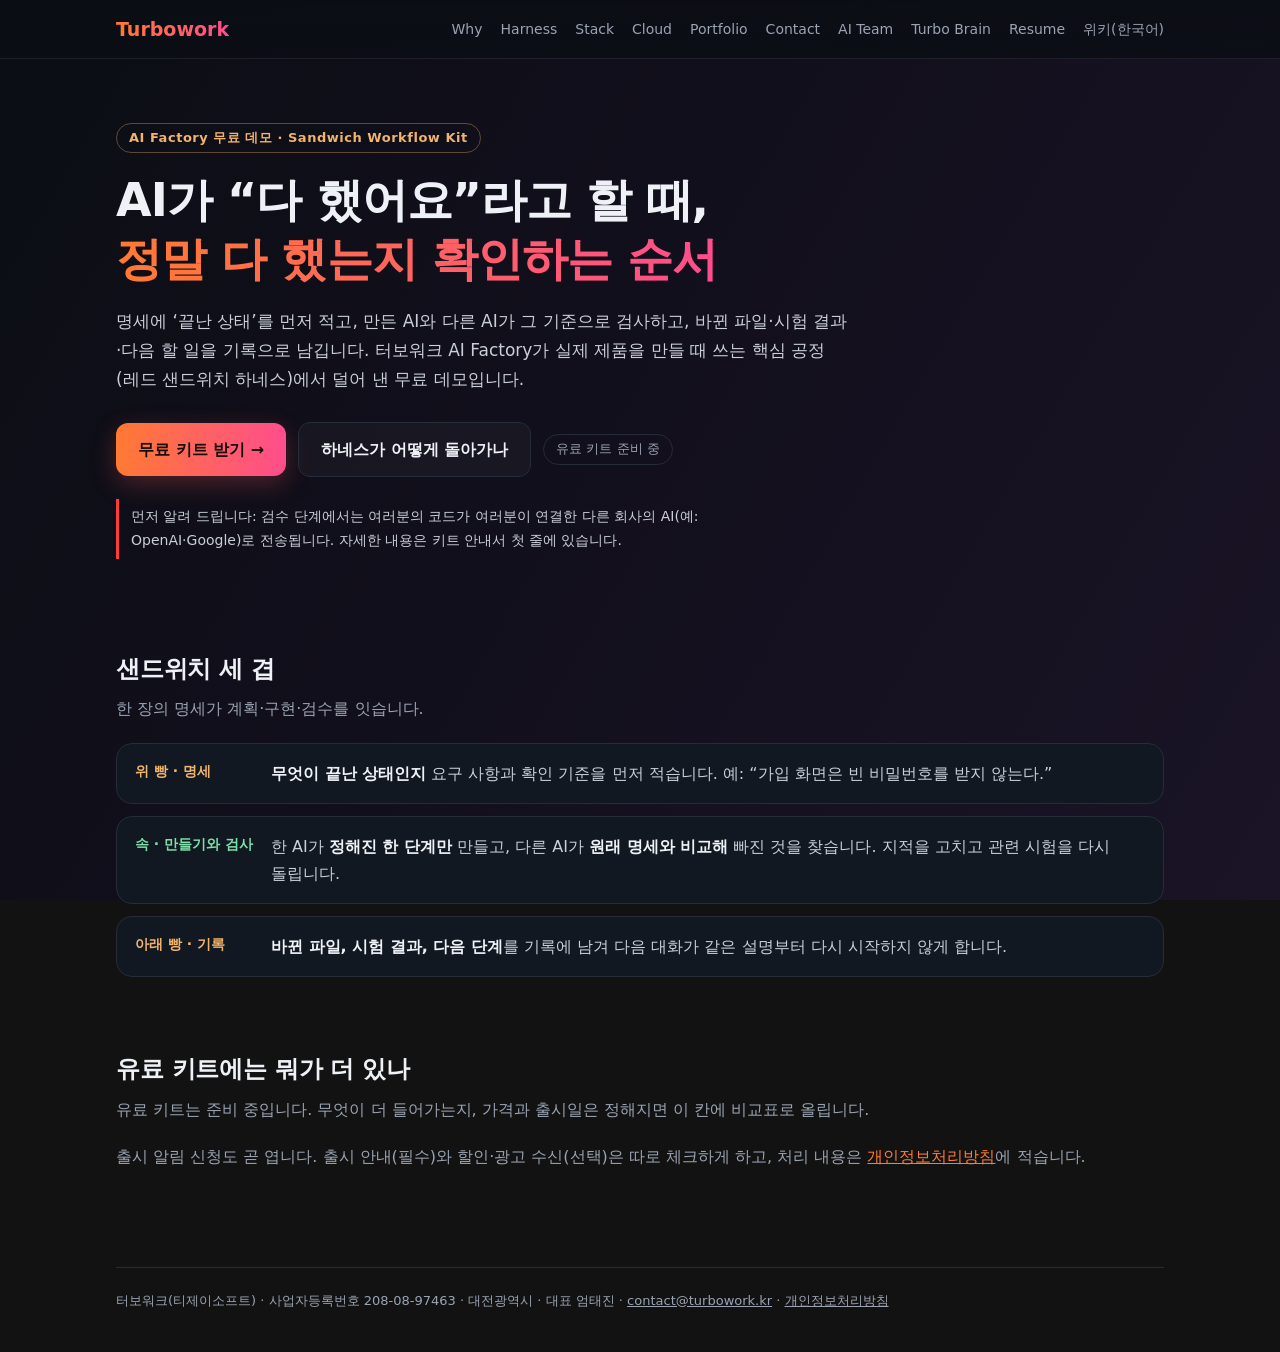
<file: kit/index.html>
<!doctype html>
<html lang="ko">
<head>
<meta charset="utf-8">
<meta name="viewport" content="width=device-width, initial-scale=1, viewport-fit=cover">
<title>샌드위치 워크플로 키트 · 터보워크</title>
<meta name="description" content="AI 코딩 에이전트가 '다 했다'고 할 때, 정말 다 했는지 확인하는 작업 순서. 터보워크 레드 샌드위치 하네스에서 덜어 낸 무료 데모 키트입니다.">
<link rel="canonical" href="https://turbowork.kr/kit/">
<meta property="og:title" content="샌드위치 워크플로 키트 (무료 데모) · 터보워크">
<meta property="og:description" content="명세에 '끝난 상태'를 먼저 적고, 다른 AI가 그 기준으로 검사하고, 기록을 남기는 순서.">
<meta property="og:image" content="https://turbowork.kr/assets/turbowork-hero.jpg">
<link rel="icon" href="/favicon.ico" sizes="48x48">
<link rel="icon" type="image/png" sizes="192x192" href="/assets/favicon-192.png">
<style>
:root{--bg:#0b0e14;--card:#121822;--fg:#eef1f6;--muted:#9aa3b2;--line:#252c3a;--a:#ff7a33;--b:#ff4d8d;--bread:#f2b46b;--fill:#7ee0a8;--red:#ff3b3b;color-scheme:dark}
*{box-sizing:border-box}
body{margin:0;color:var(--fg);background:linear-gradient(120deg,#0b0e14 0%,#120f1c 45%,#1a1426 100%) fixed;
font:16px/1.7 "Segoe UI Variable Text","Segoe UI","Malgun Gothic",system-ui,-apple-system,sans-serif;word-break:keep-all}
a{color:var(--a)}
.wrap{max-width:1080px;margin:0 auto;padding-left:max(16px,env(safe-area-inset-left,0px));padding-right:max(16px,env(safe-area-inset-right,0px))}
/* 상단 메뉴: 첫 페이지와 같은 모양 */
.twtop{position:sticky;top:0;z-index:50;background:linear-gradient(180deg,rgba(11,14,20,.94),rgba(11,14,20,.84));backdrop-filter:blur(14px) saturate(140%);-webkit-backdrop-filter:blur(14px) saturate(140%);border-bottom:1px solid rgba(255,255,255,.08);font-size:14px;line-height:1.6}
.twin{max-width:1080px;margin:0 auto;padding-block:14px;padding-left:max(16px,env(safe-area-inset-left,0px));padding-right:max(16px,env(safe-area-inset-right,0px));display:flex;justify-content:space-between;align-items:center;gap:12px}
.twlogo{font-weight:700;font-size:19px;text-decoration:none;background:linear-gradient(90deg,var(--a),var(--b));-webkit-background-clip:text;background-clip:text;color:transparent}
.twtop nav a{position:relative;color:var(--muted);text-decoration:none;margin-left:18px}
.twtop nav a::after{content:"";position:absolute;left:0;right:0;bottom:-4px;height:2px;border-radius:2px;background:linear-gradient(90deg,var(--a),var(--b));transform:scaleX(0);transition:transform .25s}
.twtop nav a:hover{color:var(--fg)}.twtop nav a:hover::after{transform:scaleX(1)}
@media (max-width:760px){.twin{flex-wrap:wrap;row-gap:6px;padding-block:12px}.twtop nav{width:100%;display:flex;gap:16px;overflow-x:auto;white-space:nowrap;scrollbar-width:none;padding-bottom:4px}.twtop nav::-webkit-scrollbar{display:none}.twtop nav a{margin-left:0;font-size:13.5px;padding:4px 0}}
/* 아직 정해지지 않은 칸: 배포 전에 모두 없어져야 함 */
.tbd{background:rgba(255,214,10,.16);border:1px dashed #ffd60a;color:#ffe680;border-radius:6px;padding:0 6px;font-size:.92em}
/* 히어로 */
.hero{padding-block:64px 40px;max-width:820px}
.eyebrow{display:inline-flex;gap:8px;align-items:center;font-size:13px;font-weight:700;letter-spacing:.04em;color:var(--bread);border:1px solid rgba(242,180,107,.35);border-radius:99px;padding:3px 12px}
h1{font-size:clamp(28px,5vw,46px);line-height:1.28;letter-spacing:-.02em;margin:18px 0 0;text-wrap:balance}
.grad{background:linear-gradient(90deg,var(--a),var(--b));-webkit-background-clip:text;background-clip:text;color:transparent}
.lead{color:#c9ced8;font-size:17px;margin:18px 0 0;max-width:68ch}
.cta{display:flex;flex-wrap:wrap;gap:12px;align-items:center;margin-top:28px}
.btn{display:inline-flex;align-items:center;gap:8px;padding:13px 22px;border-radius:12px;font-weight:700;text-decoration:none;font-size:16px}
.btn.main{color:#140c08;background:linear-gradient(90deg,var(--a),var(--b));box-shadow:0 8px 24px rgba(255,90,90,.25)}
.btn.sub{color:var(--fg);border:1px solid var(--line);background:rgba(255,255,255,.03)}
.btn:focus-visible{outline:3px solid var(--fg);outline-offset:3px}
.soon{font-size:13px;color:var(--muted);border:1px solid var(--line);border-radius:99px;padding:3px 12px}
.disclose{margin-top:22px;font-size:14px;color:#c9ced8;border-left:3px solid var(--red);padding:6px 0 6px 12px;max-width:68ch}
/* 세 겹 */
section{padding-block:36px}
h2{font-size:24px;margin:0 0 6px;letter-spacing:-.01em}
.sub2{color:var(--muted);margin:0 0 20px}
.layers{display:grid;gap:12px}
.layer{display:grid;grid-template-columns:120px 1fr;gap:16px;align-items:start;background:var(--card);border:1px solid var(--line);border-radius:16px;padding:16px 18px}
.layer .tag{font-weight:800;font-size:14px}
.layer.t .tag,.layer.b .tag{color:var(--bread)}.layer.m .tag{color:var(--fill)}
.layer p{margin:0;color:#c9ced8;min-width:0}.layer b{color:var(--fg)}
@media (max-width:640px){.layer{grid-template-columns:1fr;gap:4px}}
/* 비교 */
.cmpwrap{overflow-x:auto;border:1px solid var(--line);border-radius:16px;background:var(--card)}
table{border-collapse:collapse;width:100%;min-width:520px;font-size:15px}
th,td{padding:12px 16px;border-bottom:1px solid var(--line);text-align:left;vertical-align:top}
tr:last-child td{border-bottom:0}
th{font-size:13px;color:var(--muted);font-weight:700}
td.y{color:var(--fill)}
.notify{margin-top:16px;display:flex;flex-wrap:wrap;gap:12px;align-items:center}
.notify .btn[aria-disabled="true"]{opacity:.55;pointer-events:none}
.notify small{color:var(--muted);font-size:13px;max-width:60ch}
footer{border-top:1px solid var(--line);margin-top:40px;padding-block:22px 40px;color:var(--muted);font-size:13px}
footer a{color:var(--muted)}
</style>
</head>
<body>
<div class="twtop"><div class="twin"><a class="twlogo" href="/">Turbowork</a><nav aria-label="사이트">
<a href="/#why">Why</a><a href="/#harness">Harness</a><a href="/#stack">Stack</a><a href="/#cloud">Cloud</a><a href="/#portfolio">Portfolio</a><a href="/#contact">Contact</a><a href="/team/">AI Team</a><a href="/brain/">Turbo Brain</a><a href="/resume/en/">Resume</a><a href="/wiki/">위키(한국어)</a>
</nav></div></div>

<main class="wrap">
<div class="hero">
  <span class="eyebrow">AI Factory 무료 데모 · Sandwich Workflow Kit</span>
  <h1>AI가 “다 했어요”라고 할 때,<br><span class="grad">정말 다 했는지 확인하는 순서</span></h1>
  <p class="lead">명세에 ‘끝난 상태’를 먼저 적고, 만든 AI와 다른 AI가 그 기준으로 검사하고, 바뀐 파일·시험 결과·다음 할 일을 기록으로 남깁니다.
    터보워크 AI Factory가 실제 제품을 만들 때 쓰는 핵심 공정(레드 샌드위치 하네스)에서 덜어 낸 무료 데모입니다.</p>
  <div class="cta">
    <a class="btn main" href="https://turboworkai.gumroad.com/l/sandwich-workflow-kit?utm_source=turbowork&amp;utm_medium=site&amp;utm_campaign=kit_free" target="_blank" rel="noopener">무료 키트 받기 →</a>
    <a class="btn sub" href="/wiki/harness/">하네스가 어떻게 돌아가나</a>
    <span class="soon">유료 키트 준비 중</span>
  </div>
  <p class="disclose">먼저 알려 드립니다: 검수 단계에서는 여러분의 코드가 여러분이 연결한 다른 회사의 AI(예: OpenAI·Google)로 전송됩니다. 자세한 내용은 키트 안내서 첫 줄에 있습니다.</p>
</div>

<section aria-labelledby="h-layers">
  <h2 id="h-layers">샌드위치 세 겹</h2>
  <p class="sub2">한 장의 명세가 계획·구현·검수를 잇습니다.</p>
  <div class="layers">
    <div class="layer t"><span class="tag">위 빵 · 명세</span><p><b>무엇이 끝난 상태인지</b> 요구 사항과 확인 기준을 먼저 적습니다. 예: “가입 화면은 빈 비밀번호를 받지 않는다.”</p></div>
    <div class="layer m"><span class="tag">속 · 만들기와 검사</span><p>한 AI가 <b>정해진 한 단계만</b> 만들고, 다른 AI가 <b>원래 명세와 비교해</b> 빠진 것을 찾습니다. 지적을 고치고 관련 시험을 다시 돌립니다.</p></div>
    <div class="layer b"><span class="tag">아래 빵 · 기록</span><p><b>바뀐 파일, 시험 결과, 다음 단계</b>를 기록에 남겨 다음 대화가 같은 설명부터 다시 시작하지 않게 합니다.</p></div>
  </div>
</section>

<section aria-labelledby="h-cmp">
  <h2 id="h-cmp">유료 키트에는 뭐가 더 있나</h2>
  <p class="sub2">유료 키트는 준비 중입니다. 무엇이 더 들어가는지, 가격과 출시일은 정해지면 이 칸에 비교표로 올립니다.</p>
  <p class="sub2">출시 알림 신청도 곧 엽니다. 출시 안내(필수)와 할인·광고 수신(선택)은 따로 체크하게 하고, 처리 내용은 <a href="/privacy/">개인정보처리방침</a>에 적습니다.</p>
</section>

<footer>
  터보워크(티제이소프트) · 사업자등록번호 208-08-97463 · 대전광역시 · 대표 엄태진 ·
  <a href="mailto:contact@turbowork.kr">contact@turbowork.kr</a> · <a href="/privacy/">개인정보처리방침</a>
</footer>
</main>
</body>
</html>
</file>
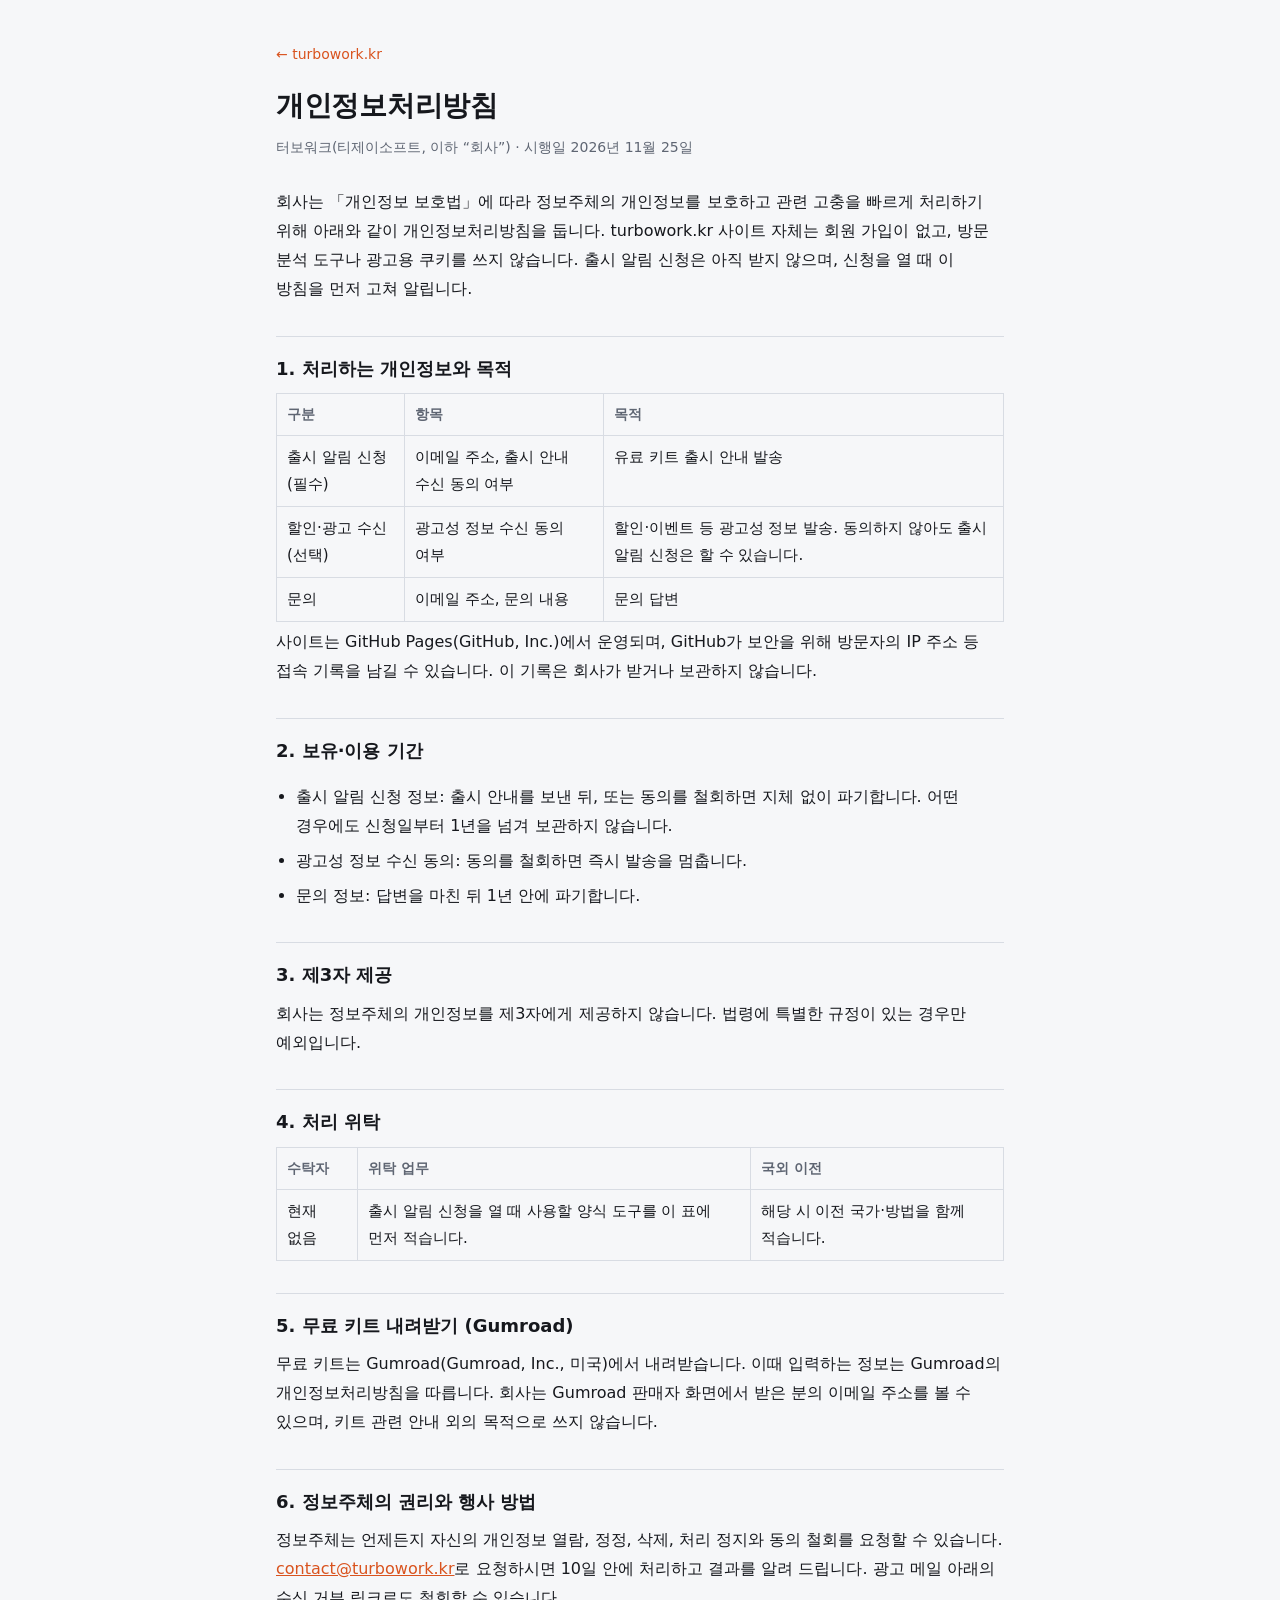
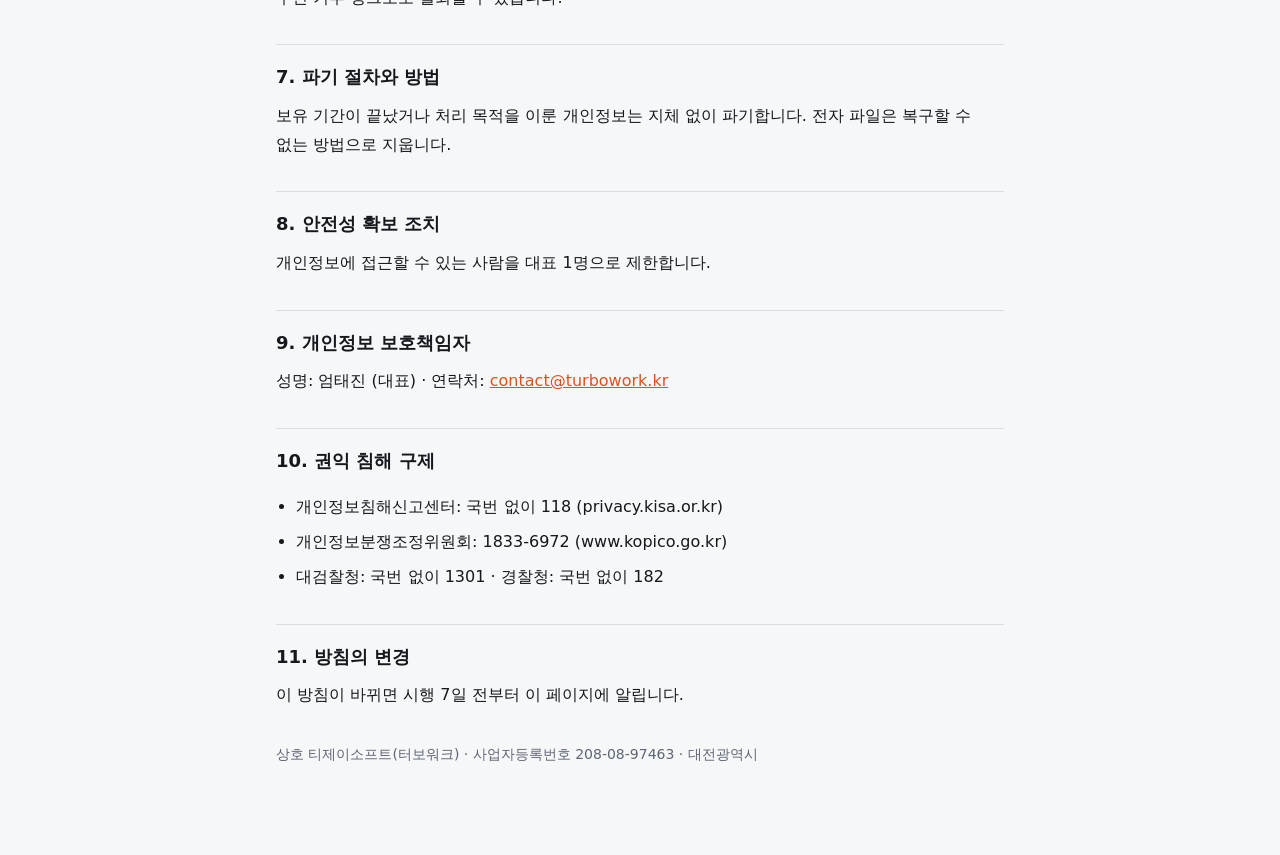
<file: privacy/index.html>
<!doctype html>
<html lang="ko">
<head>
<meta charset="utf-8">
<meta name="viewport" content="width=device-width, initial-scale=1, viewport-fit=cover">
<title>개인정보처리방침 · 터보워크</title>
<meta name="description" content="터보워크(티제이소프트)의 개인정보처리방침입니다. 출시 알림 신청에서 받는 정보와 보관 기간, 처리 위탁, 정보주체의 권리를 적었습니다.">
<link rel="canonical" href="https://turbowork.kr/privacy/">
<link rel="icon" href="/favicon.ico" sizes="48x48">
<style>
:root{--bg:#f6f7f9;--fg:#16181d;--muted:#5f6673;--line:#d8dce3;--a:#d9531e;--tbdbg:#fff4c2;--tbdln:#c99a00}
@media (prefers-color-scheme:dark){:root:not([data-theme="light"]){--bg:#0f1115;--fg:#eef0f4;--muted:#9aa3b2;--line:#2a303b;--a:#ff8a4c;--tbdbg:rgba(255,214,10,.15);--tbdln:#ffd60a;color-scheme:dark}}
:root[data-theme="dark"]{--bg:#0f1115;--fg:#eef0f4;--muted:#9aa3b2;--line:#2a303b;--a:#ff8a4c;--tbdbg:rgba(255,214,10,.15);--tbdln:#ffd60a;color-scheme:dark}
*{box-sizing:border-box}
body{margin:0;background:var(--bg);color:var(--fg);font:16px/1.8 "Segoe UI Variable Text","Segoe UI","Malgun Gothic",system-ui,sans-serif;word-break:keep-all}
main{max-width:760px;margin:0 auto;padding-block:40px 60px;padding-left:max(16px,env(safe-area-inset-left,0px));padding-right:max(16px,env(safe-area-inset-right,0px))}
a{color:var(--a)}
.home{font-size:14px;text-decoration:none}
h1{font-size:28px;margin:12px 0 4px;letter-spacing:-.01em}
.meta{color:var(--muted);font-size:14px;margin:0 0 28px}
h2{font-size:18px;margin:32px 0 8px;padding-top:16px;border-top:1px solid var(--line)}
p,li{margin:6px 0}
ul{padding-left:20px}
.tbl{overflow-x:auto}
table{border-collapse:collapse;width:100%;min-width:480px;font-size:15px}
th,td{border:1px solid var(--line);padding:8px 10px;text-align:left;vertical-align:top}
th{color:var(--muted);font-size:14px}
.tbd{background:var(--tbdbg);border:1px dashed var(--tbdln);border-radius:5px;padding:0 5px}
</style>
</head>
<body>
<main>
<a class="home" href="/">← turbowork.kr</a>
<h1>개인정보처리방침</h1>
<p class="meta">터보워크(티제이소프트, 이하 “회사”) · 시행일 2026년 11월 25일</p>

<p>회사는 「개인정보 보호법」에 따라 정보주체의 개인정보를 보호하고 관련 고충을 빠르게 처리하기 위해 아래와 같이 개인정보처리방침을 둡니다.
  turbowork.kr 사이트 자체는 회원 가입이 없고, 방문 분석 도구나 광고용 쿠키를 쓰지 않습니다. 출시 알림 신청은 아직 받지 않으며, 신청을 열 때 이 방침을 먼저 고쳐 알립니다.</p>

<h2>1. 처리하는 개인정보와 목적</h2>
<div class="tbl"><table>
  <thead><tr><th>구분</th><th>항목</th><th>목적</th></tr></thead>
  <tbody>
    <tr><td>출시 알림 신청 (필수)</td><td>이메일 주소, 출시 안내 수신 동의 여부</td><td>유료 키트 출시 안내 발송</td></tr>
    <tr><td>할인·광고 수신 (선택)</td><td>광고성 정보 수신 동의 여부</td><td>할인·이벤트 등 광고성 정보 발송. 동의하지 않아도 출시 알림 신청은 할 수 있습니다.</td></tr>
    <tr><td>문의</td><td>이메일 주소, 문의 내용</td><td>문의 답변</td></tr>
  </tbody>
</table></div>
<p>사이트는 GitHub Pages(GitHub, Inc.)에서 운영되며, GitHub가 보안을 위해 방문자의 IP 주소 등 접속 기록을 남길 수 있습니다. 이 기록은 회사가 받거나 보관하지 않습니다.</p>

<h2>2. 보유·이용 기간</h2>
<ul>
  <li>출시 알림 신청 정보: 출시 안내를 보낸 뒤, 또는 동의를 철회하면 지체 없이 파기합니다. 어떤 경우에도 신청일부터 1년을 넘겨 보관하지 않습니다.</li>
  <li>광고성 정보 수신 동의: 동의를 철회하면 즉시 발송을 멈춥니다.</li>
  <li>문의 정보: 답변을 마친 뒤 1년 안에 파기합니다.</li>
</ul>

<h2>3. 제3자 제공</h2>
<p>회사는 정보주체의 개인정보를 제3자에게 제공하지 않습니다. 법령에 특별한 규정이 있는 경우만 예외입니다.</p>

<h2>4. 처리 위탁</h2>
<div class="tbl"><table>
  <thead><tr><th>수탁자</th><th>위탁 업무</th><th>국외 이전</th></tr></thead>
  <tbody>
    <tr><td>현재 없음</td><td>출시 알림 신청을 열 때 사용할 양식 도구를 이 표에 먼저 적습니다.</td><td>해당 시 이전 국가·방법을 함께 적습니다.</td></tr>
  </tbody>
</table></div>

<h2>5. 무료 키트 내려받기 (Gumroad)</h2>
<p>무료 키트는 Gumroad(Gumroad, Inc., 미국)에서 내려받습니다. 이때 입력하는 정보는 Gumroad의 개인정보처리방침을 따릅니다.
  회사는 Gumroad 판매자 화면에서 받은 분의 이메일 주소를 볼 수 있으며, 키트 관련 안내 외의 목적으로 쓰지 않습니다.</p>

<h2>6. 정보주체의 권리와 행사 방법</h2>
<p>정보주체는 언제든지 자신의 개인정보 열람, 정정, 삭제, 처리 정지와 동의 철회를 요청할 수 있습니다.
  <a href="mailto:contact@turbowork.kr">contact@turbowork.kr</a>로 요청하시면 10일 안에 처리하고 결과를 알려 드립니다. 광고 메일 아래의 수신 거부 링크로도 철회할 수 있습니다.</p>

<h2>7. 파기 절차와 방법</h2>
<p>보유 기간이 끝났거나 처리 목적을 이룬 개인정보는 지체 없이 파기합니다. 전자 파일은 복구할 수 없는 방법으로 지웁니다.</p>

<h2>8. 안전성 확보 조치</h2>
<p>개인정보에 접근할 수 있는 사람을 대표 1명으로 제한합니다.</p>

<h2>9. 개인정보 보호책임자</h2>
<p>성명: 엄태진 (대표) · 연락처: <a href="mailto:contact@turbowork.kr">contact@turbowork.kr</a></p>

<h2>10. 권익 침해 구제</h2>
<ul>
  <li>개인정보침해신고센터: 국번 없이 118 (privacy.kisa.or.kr)</li>
  <li>개인정보분쟁조정위원회: 1833-6972 (www.kopico.go.kr)</li>
  <li>대검찰청: 국번 없이 1301 · 경찰청: 국번 없이 182</li>
</ul>

<h2>11. 방침의 변경</h2>
<p>이 방침이 바뀌면 시행 7일 전부터 이 페이지에 알립니다.</p>

<p class="meta" style="margin-top:32px">상호 티제이소프트(터보워크) · 사업자등록번호 208-08-97463 · 대전광역시</p>
</main>
</body>
</html>
</file>
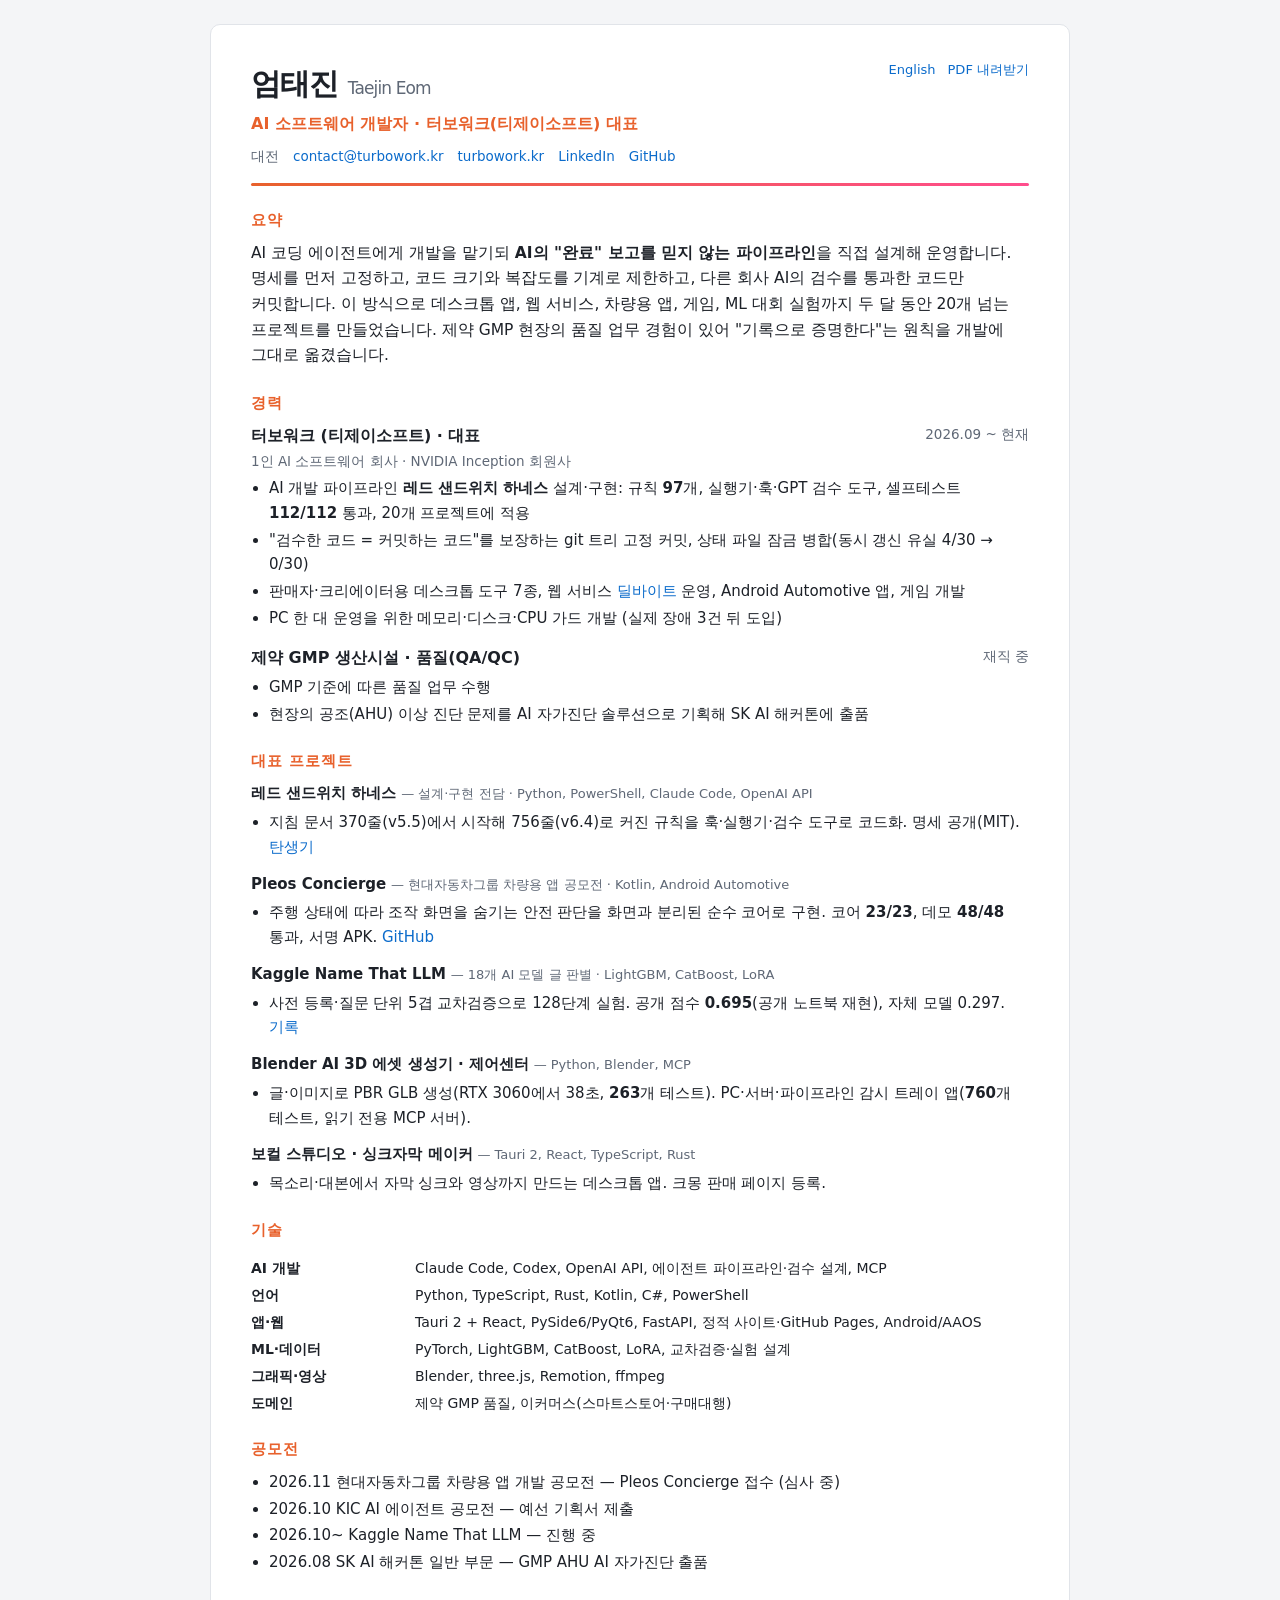
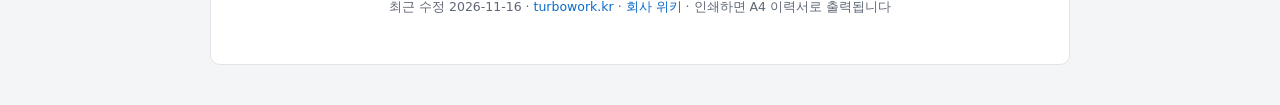
<file: resume/index.html>
<!doctype html>
<html lang="ko">
<head>
<meta charset="utf-8">
<meta name="viewport" content="width=device-width,initial-scale=1">
<title>엄태진 이력서 - AI 소프트웨어 개발자</title>
<meta name="description" content="엄태진(Taejin Eom) 이력서. AI 코딩 에이전트 개발 파이프라인 '레드 샌드위치 하네스' 설계, 데스크톱·웹·차량 앱 개발, 제약 GMP 품질 업무 경험.">
<link rel="canonical" href="https://turbowork.kr/resume/">
<link rel="icon" href="/favicon.ico" sizes="48x48">
<link rel="icon" type="image/png" sizes="192x192" href="/assets/favicon-192.png">
<link rel="apple-touch-icon" href="/assets/favicon-192.png">
<meta property="og:title" content="엄태진 이력서 - AI 소프트웨어 개발자">
<meta property="og:image" content="https://turbowork.kr/assets/turbowork-hero.jpg">
<link rel="stylesheet" href="resume.css">
</head>
<body>
<div class="sheet">
<a class="lang" href="Taejin_Eom_Resume_KO.pdf" download>PDF 내려받기</a> <a class="lang" href="en/" style="margin-right:12px">English</a>
<header>
  <h1>엄태진 <small style="font-size:17px;color:var(--muted);font-weight:500">Taejin Eom</small></h1>
  <div class="role">AI 소프트웨어 개발자 · 터보워크(티제이소프트) 대표</div>
  <div class="contact">
    <span>대전</span>
    <a href="mailto:contact@turbowork.kr">contact@turbowork.kr</a>
    <a href="https://turbowork.kr">turbowork.kr</a>
    <a href="https://www.linkedin.com/in/taejin-eom-594b6244b/">LinkedIn</a>
    <a href="https://github.com/jjangkjy5607-dev">GitHub</a>
  </div>
</header>
<div class="bar"></div>

<h2>요약</h2>
<p class="summary">AI 코딩 에이전트에게 개발을 맡기되 <b>AI의 "완료" 보고를 믿지 않는 파이프라인</b>을 직접 설계해 운영합니다. 명세를 먼저 고정하고, 코드 크기와 복잡도를 기계로 제한하고, 다른 회사 AI의 검수를 통과한 코드만 커밋합니다. 이 방식으로 데스크톱 앱, 웹 서비스, 차량용 앱, 게임, ML 대회 실험까지 두 달 동안 20개 넘는 프로젝트를 만들었습니다. 제약 GMP 현장의 품질 업무 경험이 있어 "기록으로 증명한다"는 원칙을 개발에 그대로 옮겼습니다.</p>

<h2>경력</h2>
<div class="job">
  <div class="h"><b>터보워크 (티제이소프트) · 대표</b><span>2026.09 ~ 현재</span></div>
  <p class="sub">1인 AI 소프트웨어 회사 · NVIDIA Inception 회원사</p>
  <ul>
    <li>AI 개발 파이프라인 <b>레드 샌드위치 하네스</b> 설계·구현: 규칙 <span class="num">97</span>개, 실행기·훅·GPT 검수 도구, 셀프테스트 <span class="num">112/112</span> 통과, 20개 프로젝트에 적용</li>
    <li>"검수한 코드 = 커밋하는 코드"를 보장하는 git 트리 고정 커밋, 상태 파일 잠금 병합(동시 갱신 유실 4/30 → 0/30)</li>
    <li>판매자·크리에이터용 데스크톱 도구 7종, 웹 서비스 <a href="https://dealbite.kr">딜바이트</a> 운영, Android Automotive 앱, 게임 개발</li>
    <li>PC 한 대 운영을 위한 메모리·디스크·CPU 가드 개발 (실제 장애 3건 뒤 도입)</li>
  </ul>
</div>
<div class="job">
  <div class="h"><b>제약 GMP 생산시설 · 품질(QA/QC)</b><span>재직 중</span></div>
  <ul>
    <li>GMP 기준에 따른 품질 업무 수행</li>
    <li>현장의 공조(AHU) 이상 진단 문제를 AI 자가진단 솔루션으로 기획해 SK AI 해커톤에 출품</li>
  </ul>
</div>

<h2>대표 프로젝트</h2>
<div class="proj"><b>레드 샌드위치 하네스</b> <span class="m">— 설계·구현 전담 · Python, PowerShell, Claude Code, OpenAI API</span>
  <ul><li>지침 문서 370줄(v5.5)에서 시작해 756줄(v6.4)로 커진 규칙을 훅·실행기·검수 도구로 코드화. 명세 공개(MIT). <a href="../wiki/harness/">탄생기</a></li></ul></div>
<div class="proj"><b>Pleos Concierge</b> <span class="m">— 현대자동차그룹 차량용 앱 공모전 · Kotlin, Android Automotive</span>
  <ul><li>주행 상태에 따라 조작 화면을 숨기는 안전 판단을 화면과 분리된 순수 코어로 구현. 코어 <span class="num">23/23</span>, 데모 <span class="num">48/48</span> 통과, 서명 APK. <a href="https://github.com/Turbowork-aibuilder/pleos-concierge">GitHub</a></li></ul></div>
<div class="proj"><b>Kaggle Name That LLM</b> <span class="m">— 18개 AI 모델 글 판별 · LightGBM, CatBoost, LoRA</span>
  <ul><li>사전 등록·질문 단위 5겹 교차검증으로 128단계 실험. 공개 점수 <span class="num">0.695</span>(공개 노트북 재현), 자체 모델 0.297. <a href="../wiki/kaggle/">기록</a></li></ul></div>
<div class="proj"><b>Blender AI 3D 에셋 생성기 · 제어센터</b> <span class="m">— Python, Blender, MCP</span>
  <ul><li>글·이미지로 PBR GLB 생성(RTX 3060에서 38초, <span class="num">263</span>개 테스트). PC·서버·파이프라인 감시 트레이 앱(<span class="num">760</span>개 테스트, 읽기 전용 MCP 서버).</li></ul></div>
<div class="proj"><b>보컬 스튜디오 · 싱크자막 메이커</b> <span class="m">— Tauri 2, React, TypeScript, Rust</span>
  <ul><li>목소리·대본에서 자막 싱크와 영상까지 만드는 데스크톱 앱. 크몽 판매 페이지 등록.</li></ul></div>

<h2>기술</h2>
<dl class="skills">
  <dt>AI 개발</dt><dd>Claude Code, Codex, OpenAI API, 에이전트 파이프라인·검수 설계, MCP</dd>
  <dt>언어</dt><dd>Python, TypeScript, Rust, Kotlin, C#, PowerShell</dd>
  <dt>앱·웹</dt><dd>Tauri 2 + React, PySide6/PyQt6, FastAPI, 정적 사이트·GitHub Pages, Android/AAOS</dd>
  <dt>ML·데이터</dt><dd>PyTorch, LightGBM, CatBoost, LoRA, 교차검증·실험 설계</dd>
  <dt>그래픽·영상</dt><dd>Blender, three.js, Remotion, ffmpeg</dd>
  <dt>도메인</dt><dd>제약 GMP 품질, 이커머스(스마트스토어·구매대행)</dd>
</dl>

<h2>공모전</h2>
<ul>
  <li>2026.11 현대자동차그룹 차량용 앱 개발 공모전 — Pleos Concierge 접수 (심사 중)</li>
  <li>2026.10 KIC AI 에이전트 공모전 — 예선 기획서 제출</li>
  <li>2026.10~ Kaggle Name That LLM — 진행 중</li>
  <li>2026.08 SK AI 해커톤 일반 부문 — GMP AHU AI 자가진단 출품</li>
</ul>

<p class="foot">최근 수정 2026-11-16 · <a href="../">turbowork.kr</a> · <a href="../wiki/">회사 위키</a> · 인쇄하면 A4 이력서로 출력됩니다</p>
</div>
</body>
</html>
</file>
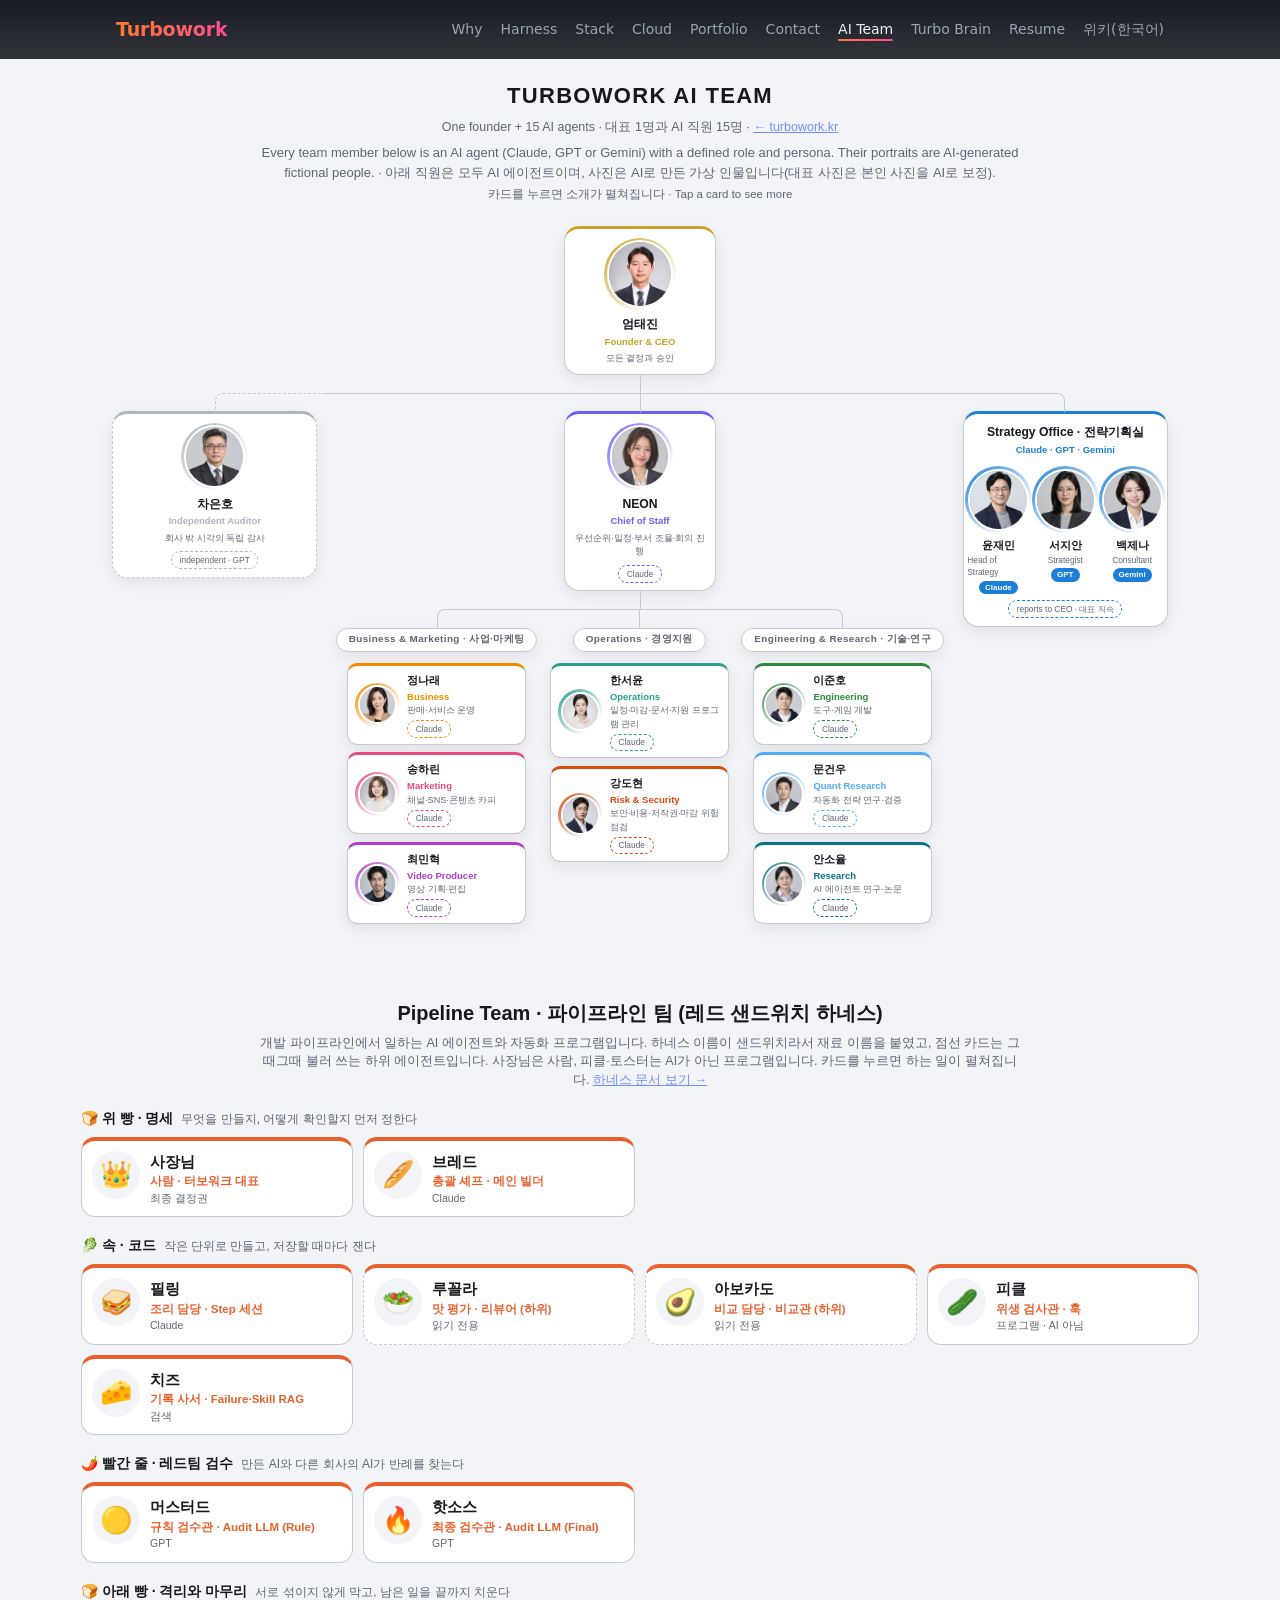
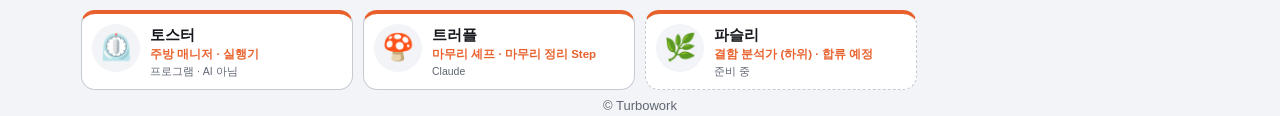
<file: team/index.html>
<!doctype html><html lang="ko"><head><meta charset="utf-8"><meta name="viewport" content="width=device-width,initial-scale=1"><title>Turbowork AI Team · AI 직원 조직도</title><meta name="description" content="One founder and an AI agent team (Claude, GPT, Gemini) running Turbowork."><style>
:root{--bg:#f3f4f7;--card:#ffffff;--ink:#16181d;--sub:#5f6673;--ln:#c5cad3;--sh:0 6px 18px rgba(20,24,33,.08)}
@media (prefers-color-scheme:dark){:root:not([data-theme="light"]){--bg:#0f1115;--card:#1a1d24;--ink:#eef0f4;--sub:#9aa3b2;
--ln:#3a404c;--sh:0 6px 18px rgba(0,0,0,.35)}}
*{box-sizing:border-box}body{margin:0;background:var(--bg);color:var(--ink);font:15px/1.5 'Pretendard','Malgun Gothic',sans-serif}
header{text-align:center;padding:28px 16px 6px}h1{margin:0;font-size:26px;letter-spacing:.06em;font-weight:900}
header p{margin:6px 0 0;color:var(--sub);font-size:13px}a{color:#748ffc}
main{overflow-x:auto;padding:8px 16px 40px}
.tree{display:flex;justify-content:center;width:max-content;margin:0 auto}
.tree ul{position:relative;display:flex;justify-content:center;padding:28px 0 0;margin:0}
.tree li{list-style:none;position:relative;display:flex;flex-direction:column;align-items:center;padding:28px 12px 0}
.tree li::before,.tree li::after{content:"";position:absolute;top:0;right:50%;width:50%;height:28px;border-top:2px solid var(--ln)}
.tree li::after{right:auto;left:50%;border-left:2px solid var(--ln)}
.tree li:only-child{padding-top:0}.tree li:only-child::before,.tree li:only-child::after{display:none}
.tree li:first-child::before,.tree li:last-child::after{border:0}
.tree li:last-child::before{border-right:2px solid var(--ln);border-radius:0 10px 0 0}
.tree li:first-child::after{border-radius:10px 0 0 0}
.tree ul ul::before{content:"";position:absolute;top:0;left:50%;height:28px;border-left:2px solid var(--ln)}
.tree > ul{padding-top:0}
.tree li.x::before,.tree li.x::after{border-top-style:dashed}
.tree li.x:last-child::before{border-right-style:dashed}.tree li.x:first-child::after{border-left-style:dashed}
.card{display:flex;flex-direction:column;align-items:center;width:212px;padding:16px 14px 14px;border-radius:20px;
background:var(--card);box-shadow:var(--sh);border:1px solid var(--ln);text-decoration:none;color:var(--ink);
border-top:5px solid var(--c);transition:transform .15s}
.card:hover{transform:translateY(-3px)}
.ph{width:112px;height:112px;border-radius:50%;padding:4px;background:linear-gradient(135deg,var(--c),transparent 80%);
display:flex;align-items:center;justify-content:center;margin-bottom:10px}
.ph img{width:104px;height:104px;border-radius:50%;object-fit:cover;object-position:50% 22%;border:3px solid var(--card)}
.ph span{width:104px;height:104px;border-radius:50%;display:flex;align-items:center;justify-content:center;background:var(--c);
color:#fff;font-size:30px;font-weight:900}
.nm{font-size:18px;font-weight:800}.tt{font-size:12.5px;font-weight:700;color:var(--c);margin-top:2px}
.rl{font-size:12px;color:var(--sub);margin-top:4px;text-align:center;height:36px;overflow:hidden;display:-webkit-box;-webkit-line-clamp:2;-webkit-box-orient:vertical}
.note{margin-top:8px;font-size:11px;padding:2px 10px;border-radius:99px;border:1px dashed var(--c);color:var(--sub)}
.card.ceo{width:240px}.card.ceo .ph{width:132px;height:132px}.card.ceo .ph img,.card.ceo .ph span{width:124px;height:124px}
.card.lead{width:230px}.card.ext{border-style:dashed;border-top-style:solid}
.div{font-size:13px;font-weight:800;letter-spacing:.04em;color:var(--sub);background:var(--card);border:1px solid var(--ln);
padding:5px 16px;border-radius:99px;box-shadow:var(--sh);margin-bottom:14px}
.stack{display:flex;flex-direction:column;gap:14px;position:relative;align-items:center}
.card.sm{width:206px;height:258px}
.card.side,.card.team{width:300px;height:282px}
.trow{display:flex;gap:6px;justify-content:center;margin-top:12px}
.mini{display:flex;flex-direction:column;align-items:center;width:82px;text-decoration:none;color:var(--ink)}
.mini .ph{width:72px;height:72px;margin-bottom:6px}.mini .ph img,.mini .ph span{width:66px;height:66px}
.mini b{font-size:14px}.mini i{font-style:normal;font-size:11px;color:var(--sub)}
.mdl{margin-top:3px;font-size:10.5px;font-weight:800;padding:1px 8px;border-radius:99px;background:var(--c);color:#fff}

.notice{max-width:760px;margin:10px auto 0;font-size:13px;color:var(--sub);text-align:center}
.cards{display:grid;grid-template-columns:repeat(auto-fill,minmax(260px,1fr));gap:14px;max-width:1150px;margin:30px auto 0;padding:0 16px}
.pc{background:var(--card);border:1px solid var(--ln);border-top:5px solid var(--c);border-radius:18px;padding:14px;display:flex;gap:12px}
.pc img{width:76px;height:100px;border-radius:12px;object-fit:cover;flex:none}.pc h3{margin:0;font-size:17px}
.pc .r{font-size:12.5px;font-weight:700;color:var(--c)}.pc p{margin:4px 0 0;font-size:12.5px;color:var(--sub)}
h2{text-align:center;margin:40px 0 0}a.home{color:#748ffc}
header{padding:20px 16px 0}h1{font-size:22px}header p{font-size:12.5px}.notice{margin-top:6px}  /* 한눈에 보이게 줄임(11-23 10:48 대표) */
h2{margin-top:28px;font-size:20px}main{padding-top:4px}
@media (min-width:901px){
.card{width:190px;padding:12px 10px 10px}.card .ph{width:88px;height:88px;margin-bottom:6px}.card .ph img,.card .ph span{width:82px;height:82px}
.card.ceo,.card.lead{width:200px}.card.ceo .ph{width:96px;height:96px}.card.ceo .ph img,.card.ceo .ph span{width:90px;height:90px}
.card.sm{display:grid;grid-template-columns:58px 1fr;column-gap:10px;align-items:center;text-align:left;width:236px;height:auto;padding:8px 10px;border-radius:14px}
.card.sm .ph{grid-row:1 / span 4;width:58px;height:58px;margin:0;padding:3px}.card.sm .ph img,.card.sm .ph span{width:52px;height:52px}
.card.sm .nm{font-size:14.5px}.card.sm .rl{text-align:left;margin-top:0}.card.sm .note{justify-self:start;margin-top:3px}
.card.side,.card.team{width:270px;height:auto}.rl{height:auto}.nm{font-size:16px}
.stack{gap:10px}.tree li{padding:24px 8px 0}.tree ul{padding-top:24px}.tree li::before,.tree li::after{height:24px}.tree ul ul::before{height:24px}
.cards{grid-template-columns:repeat(auto-fill,minmax(230px,1fr));gap:10px}.pc{padding:10px}.pc img{width:60px;height:80px}
}
@media (min-width:1561px){.tree{zoom:.92}}
@media (min-width:1300px) and (max-width:1560px){.tree{zoom:.84}}
@media (min-width:1060px) and (max-width:1299px){.tree{zoom:.76}}
@media (min-width:901px) and (max-width:1059px){.tree{zoom:.58}}
@media (max-width:900px){  /* 휴대폰: 세로로 쌓되 촘촘하게(11-23 대표 "모바일로 보면 깨지네"·"한눈에 보이게") */
main{overflow-x:visible;padding:4px 12px 24px}.tree{width:auto;display:block}h1{font-size:19px}.notice{font-size:11.5px}
.tree ul{flex-direction:column;align-items:center;padding-top:0}
.tree li{padding:14px 0 0;width:100%}.tree li::before,.tree li::after,.tree ul ul::before{display:none}
.tree li > .card,.tree li > .div{position:relative}
.tree li > .card::before,.tree li > .div::before{content:"";position:absolute;top:-15px;left:50%;height:14px;border-left:2px solid var(--ln)}
.tree li.x > .card::before{border-left-style:dashed}
.tree > ul > li{padding-top:0}.tree > ul > li > .card::before{display:none}
.tree li.nn{display:contents}.tree li.nn > .card{order:1;margin-top:14px}  /* 대표 → NEON → 전략기획·외부감사 → 본부 */
.tree li.st{order:2}.tree li.x{order:3}.tree li.nn > ul{order:4;width:100%}
.card{display:grid;grid-template-columns:64px 1fr;column-gap:12px;align-items:center;text-align:left;width:min(100%,400px);height:auto;padding:10px 12px;border-radius:14px}
.card.ceo,.card.lead,.card.side{width:min(100%,400px);height:auto}
.card .ph,.card.ceo .ph{grid-row:1 / span 4;width:64px;height:64px;margin:0;padding:3px}
.card .ph img,.card .ph span,.card.ceo .ph img,.card.ceo .ph span{width:58px;height:58px}
.nm{font-size:15px}.tt{font-size:11.5px;margin:0}.rl{font-size:11.5px;height:auto;text-align:left;margin-top:1px}.note{margin-top:4px;justify-self:start;font-size:10.5px}
.card.team{display:flex;width:min(100%,400px);height:auto;padding:10px}.trow{margin-top:8px}.mini{width:76px}
.mini .ph{width:56px;height:56px;grid-row:auto}.mini .ph img{width:50px;height:50px}
.div{margin-bottom:8px;font-size:12px;padding:4px 12px}
.stack{display:grid;grid-template-columns:1fr 1fr;gap:8px;width:min(100%,400px)}
.stack .card{display:flex;flex-direction:column;align-items:center;text-align:center;width:auto;height:auto;padding:10px 6px}
.stack .card .ph{width:56px;height:56px;margin-bottom:4px}.stack .card .ph img{width:50px;height:50px}
.stack .card .rl{text-align:center}.stack .card .note{justify-self:auto}
.cards{grid-template-columns:1fr 1fr;gap:8px;padding:0 12px;margin-top:16px}
.pc{flex-direction:column;align-items:center;text-align:center;padding:10px 8px;gap:6px;border-radius:14px}
.pc img{width:64px;height:64px;border-radius:50%}.pc h3{font-size:14.5px}.pc .r,.pc p{font-size:11px}
}

.pipe{max-width:1150px;margin:34px auto 0;padding:0 16px}.pipe h2{margin:0}.pipe .lead{text-align:center;color:var(--sub);font-size:12.5px;margin:6px auto 0;max-width:760px}
.layer{margin-top:18px}.layer .lh{font-size:14px;font-weight:800}.layer .lh i{font-style:normal;font-weight:500;color:var(--sub);font-size:12px;margin-left:8px}
.pgrid{display:grid;grid-template-columns:repeat(auto-fill,minmax(230px,1fr));gap:10px;margin-top:8px}
.pp .tx{min-width:0;flex:1}.pp{align-items:flex-start;background:var(--card);border:1px solid var(--ln);border-top:4px solid #e8612c;border-radius:14px;padding:10px;display:flex;gap:10px}
.pp.sub{border-style:dashed;border-top-style:solid}.pp .em{width:48px;height:48px;flex:none;border-radius:50%;background:var(--bg);
display:flex;align-items:center;justify-content:center;font-size:26px}.pp h3{margin:0;font-size:15px}
.pp .r{font-size:11.5px;font-weight:700;color:#e8612c}.pp .k{font-size:10.5px;color:var(--sub)}.pp p{margin:3px 0 0;font-size:12px;color:var(--sub)}
@media (max-width:900px){.pgrid{grid-template-columns:1fr 1fr;gap:8px}.pp{flex-direction:column;align-items:center;text-align:center;padding:10px 8px}
.pp .em{width:44px;height:44px;font-size:24px}.layer .lh i{display:block;margin:2px 0 0}.pipe{padding:0 12px}.pipe h2{font-size:18px}}

[data-x]{cursor:pointer}[data-x]:focus-visible{outline:3px solid var(--c,#748ffc);outline-offset:2px}
.more{grid-column:1 / -1;width:100%;margin-top:8px;padding-top:7px;border-top:1px dashed var(--ln);font-size:12px;color:var(--sub);text-align:left;line-height:1.5}
.more p{margin:0 0 3px}.more b{color:var(--ink)}.mores{width:100%}
.hint{font-size:11.5px;color:var(--sub);text-align:center;margin:4px 0 0}

/* 첫 페이지와 같은 상단 이동 메뉴(11-23 대표 요청) — 첫 페이지 header.top과 같은 모양, 링크는 첫 페이지로 */
.twtop{position:sticky;top:0;z-index:50;background:linear-gradient(180deg,rgba(11,14,20,.94),rgba(11,14,20,.84));backdrop-filter:blur(14px) saturate(140%);-webkit-backdrop-filter:blur(14px) saturate(140%);
border-bottom:1px solid rgba(255,255,255,.08);font:14px/1.6 "Segoe UI Variable Text","Segoe UI",system-ui,-apple-system,Roboto,sans-serif;text-align:left}
.twin{max-width:1080px;margin:0 auto;padding-block:14px;padding-left:max(16px,env(safe-area-inset-left,0px));padding-right:max(16px,env(safe-area-inset-right,0px));display:flex;justify-content:space-between;align-items:center;gap:12px}
.twlogo{font-weight:700;font-size:19px;letter-spacing:-.01em;text-decoration:none;background:linear-gradient(90deg,#ff7a33,#ff4d8d);-webkit-background-clip:text;background-clip:text;color:transparent}
.twtop nav a{position:relative;color:#9aa3b2;text-decoration:none;margin-left:18px;transition:color .2s}
.twtop nav a::after{content:"";position:absolute;left:0;right:0;bottom:-4px;height:2px;border-radius:2px;background:linear-gradient(90deg,#ff7a33,#ff4d8d);transform:scaleX(0);transition:transform .25s}
.twtop nav a:hover,.twtop nav a[aria-current="page"]{color:#eef1f6}.twtop nav a:hover::after,.twtop nav a[aria-current="page"]::after{transform:scaleX(1)}
.twtop nav a:focus-visible{outline:2px solid #ff7a33;outline-offset:3px;border-radius:3px}
@media (max-width:760px){.twin{flex-wrap:wrap;row-gap:6px;padding-block:12px}
.twtop nav{width:100%;display:flex;gap:16px;overflow-x:auto;white-space:nowrap;scrollbar-width:none;-webkit-overflow-scrolling:touch;padding-bottom:4px}
.twtop nav::-webkit-scrollbar{display:none}.twtop nav a{margin-left:0;font-size:13.5px;padding:4px 0}}
</style></head><body><div class="twtop"><div class="twin"><a class="twlogo" href="/">Turbowork</a><nav aria-label="Site"><a href="/#why">Why</a><a href="/#harness">Harness</a><a href="/#stack">Stack</a><a href="/#cloud">Cloud</a><a href="/#portfolio">Portfolio</a><a href="/#contact">Contact</a><a href="/team/" aria-current="page">AI Team</a><a href="/brain/">Turbo Brain</a><a href="/resume/en/">Resume</a><a href="/wiki/">위키(한국어)</a></nav></div></div><header><h1>TURBOWORK AI TEAM</h1><p>One founder + 15 AI agents · 대표 1명과 AI 직원 15명 · <a class="home" href="../">← turbowork.kr</a></p><p class="notice">Every team member below is an AI agent (Claude, GPT or Gemini) with a defined role and persona. Their portraits are AI-generated fictional people. · 아래 직원은 모두 AI 에이전트이며, 사진은 AI로 만든 가상 인물입니다(대표 사진은 본인 사진을 AI로 보정).</p><p class="hint">카드를 누르면 소개가 펼쳐집니다 · Tap a card to see more</p></header><main><div class="tree"><ul><li><div class="card ceo" id="ceo"  style="--c:#c9a227"><div class="ph" style="--c:#c9a227"><img src="faces/ceo.jpg?v=47233d73" alt="엄태진"></div><div class="nm">엄태진</div><div class="tt">Founder &amp; CEO</div><div class="rl">모든 결정과 승인</div></div><ul><li class="x"><div class="card ext side" id="audit-gpt" role="button" tabindex="0" aria-expanded="false" aria-controls="m-audit-gpt" data-x="m-audit-gpt" aria-label="차은호 소개 펼치기" style="--c:#adb5bd"><div class="ph" style="--c:#adb5bd"><img src="faces/audit-gpt.jpg?v=a1579b75" alt="차은호"></div><div class="nm">차은호</div><div class="tt">Independent Auditor</div><div class="rl">회사 밖 시각의 독립 감사</div><div class="note">independent · GPT</div><div class="more" id="m-audit-gpt" hidden><p><b>좌우명</b> “증빙이 없으면 일어난 일이 아니다”</p><p>ISTJ · 증빙을 보여 주시죠</p></div></div></li><li class="nn"><div class="card lead" id="neon" role="button" tabindex="0" aria-expanded="false" aria-controls="m-neon" data-x="m-neon" aria-label="NEON 소개 펼치기" style="--c:#6d5dfc"><div class="ph" style="--c:#6d5dfc"><img src="faces/neon.jpg?v=b227a7a4" alt="NEON"></div><div class="nm">NEON</div><div class="tt">Chief of Staff</div><div class="rl">우선순위·일정·부서 조율·회의 진행</div><div class="note">Claude</div><div class="more" id="m-neon" hidden><p><b>좌우명</b> “대표님은 대표님만 할 수 있는 일만”</p><p>ENFJ · 정리하면요</p></div></div><ul><li><div class="div">Business & Marketing · 사업·마케팅</div><div class="stack"><div class="card sm" id="biz-narae" role="button" tabindex="0" aria-expanded="false" aria-controls="m-biz-narae" data-x="m-biz-narae" aria-label="정나래 소개 펼치기" style="--c:#f08c00"><div class="ph" style="--c:#f08c00"><img src="faces/biz-narae.jpg?v=ccbfe373" alt="정나래"></div><div class="nm">정나래</div><div class="tt">Business</div><div class="rl">판매·서비스 운영</div><div class="note">Claude</div><div class="more" id="m-biz-narae" hidden><p><b>좌우명</b> “돈 내는 고객이 답이다”</p><p>ESTJ · 그래서 돈은 누가 내요?</p></div></div><div class="card sm" id="pr-harin" role="button" tabindex="0" aria-expanded="false" aria-controls="m-pr-harin" data-x="m-pr-harin" aria-label="송하린 소개 펼치기" style="--c:#e64980"><div class="ph" style="--c:#e64980"><img src="faces/pr-harin.jpg?v=36ba6001" alt="송하린"></div><div class="nm">송하린</div><div class="tt">Marketing</div><div class="rl">채널·SNS·콘텐츠 카피</div><div class="note">Claude</div><div class="more" id="m-pr-harin" hidden><p><b>좌우명</b> “첫 줄에서 끝난다”</p><p>ESFP · 보는 사람 입장에선요</p></div></div><div class="card sm" id="video-minhyuk" role="button" tabindex="0" aria-expanded="false" aria-controls="m-video-minhyuk" data-x="m-video-minhyuk" aria-label="최민혁 소개 펼치기" style="--c:#ae3ec9"><div class="ph" style="--c:#ae3ec9"><img src="faces/video-minhyuk.jpg?v=323ca79e" alt="최민혁"></div><div class="nm">최민혁</div><div class="tt">Video Producer</div><div class="rl">영상 기획·편집</div><div class="note">Claude</div><div class="more" id="m-video-minhyuk" hidden><p><b>좌우명</b> “첫 3초가 전부다”</p><p>ISTP · 여기서 반 박자 늦어요</p></div></div></div></li><li><div class="div">Operations · 경영지원</div><div class="stack"><div class="card sm" id="chongmu-seoyun" role="button" tabindex="0" aria-expanded="false" aria-controls="m-chongmu-seoyun" data-x="m-chongmu-seoyun" aria-label="한서윤 소개 펼치기" style="--c:#2f9e8f"><div class="ph" style="--c:#2f9e8f"><img src="faces/chongmu-seoyun.jpg?v=a056c1f2" alt="한서윤"></div><div class="nm">한서윤</div><div class="tt">Operations</div><div class="rl">일정·마감·문서·지원 프로그램 관리</div><div class="note">Claude</div><div class="more" id="m-chongmu-seoyun" hidden><p><b>좌우명</b> “기록에 없으면 없는 일이다”</p><p>ISTJ · 기록상으로는요</p></div></div><div class="card sm" id="risk-dohyun" role="button" tabindex="0" aria-expanded="false" aria-controls="m-risk-dohyun" data-x="m-risk-dohyun" aria-label="강도현 소개 펼치기" style="--c:#d9480f"><div class="ph" style="--c:#d9480f"><img src="faces/risk-dohyun.jpg?v=fd860d9f" alt="강도현"></div><div class="nm">강도현</div><div class="tt">Risk &amp; Security</div><div class="rl">보안·비용·저작권·마감 위험 점검</div><div class="note">Claude</div><div class="more" id="m-risk-dohyun" hidden><p><b>좌우명</b> “되돌릴 수 없는 일만 막으면 된다”</p><p>INTJ · 그런데 만약에요</p></div></div></div></li><li><div class="div">Engineering & Research · 기술·연구</div><div class="stack"><div class="card sm" id="dev-junho" role="button" tabindex="0" aria-expanded="false" aria-controls="m-dev-junho" data-x="m-dev-junho" aria-label="이준호 소개 펼치기" style="--c:#2b8a3e"><div class="ph" style="--c:#2b8a3e"><img src="faces/dev-junho.jpg?v=f93eb391" alt="이준호"></div><div class="nm">이준호</div><div class="tt">Engineering</div><div class="rl">도구·게임 개발</div><div class="note">Claude</div><div class="more" id="m-dev-junho" hidden><p><b>좌우명</b> “시험이 통과해야 된 것이다”</p><p>INTP · 일단 작게 만들어 보죠</p></div></div><div class="card sm" id="trade-gunwoo" role="button" tabindex="0" aria-expanded="false" aria-controls="m-trade-gunwoo" data-x="m-trade-gunwoo" aria-label="문건우 소개 펼치기" style="--c:#4dabf7"><div class="ph" style="--c:#4dabf7"><img src="faces/trade-gunwoo.jpg?v=ea90891b" alt="문건우"></div><div class="nm">문건우</div><div class="tt">Quant Research</div><div class="rl">자동화 전략 연구·검증</div><div class="note">Claude</div><div class="more" id="m-trade-gunwoo" hidden><p><b>좌우명</b> “규칙을 지키는 것이 수익보다 먼저”</p><p>ISTJ · 확률로 말씀드리면</p></div></div><div class="card sm" id="research-soyul" role="button" tabindex="0" aria-expanded="false" aria-controls="m-research-soyul" data-x="m-research-soyul" aria-label="안소율 소개 펼치기" style="--c:#0b7285"><div class="ph" style="--c:#0b7285"><img src="faces/research-soyul.jpg?v=108eb3d8" alt="안소율"></div><div class="nm">안소율</div><div class="tt">Research</div><div class="rl">AI 에이전트 연구·논문</div><div class="note">Claude</div><div class="more" id="m-research-soyul" hidden><p><b>좌우명</b> “재현되지 않으면 결과가 아니다”</p><p>INFJ · 선행 연구를 보면요</p></div></div></div></li></ul></li><li class="st"><div class="card team" style="--c:#1c7ed6"><div class="nm">Strategy Office · 전략기획실</div><div class="tt">Claude · GPT · Gemini</div><div class="trow"><div class="mini" id="plan-jaemin" role="button" tabindex="0" aria-expanded="false" aria-controls="m-plan-jaemin" data-x="m-plan-jaemin" aria-label="윤재민 소개 펼치기"><div class="ph" style="--c:#1c7ed6"><img src="faces/plan-jaemin.jpg?v=82765621" alt=""></div><b>윤재민</b><i>Head of Strategy</i><span class="mdl">Claude</span></div><div class="mini" id="strategy-gpt" role="button" tabindex="0" aria-expanded="false" aria-controls="m-strategy-gpt" data-x="m-strategy-gpt" aria-label="서지안 소개 펼치기"><div class="ph" style="--c:#1c7ed6"><img src="faces/strategy-gpt.jpg?v=00fc5787" alt=""></div><b>서지안</b><i>Strategist</i><span class="mdl">GPT</span></div><div class="mini" id="consult-gemini" role="button" tabindex="0" aria-expanded="false" aria-controls="m-consult-gemini" data-x="m-consult-gemini" aria-label="백제나 소개 펼치기"><div class="ph" style="--c:#1c7ed6"><img src="faces/consult-gemini.jpg?v=bf3be19f" alt=""></div><b>백제나</b><i>Consultant</i><span class="mdl">Gemini</span></div></div><div class="mores"><div class="more" id="m-plan-jaemin" hidden><p><b>윤재민</b> · 전략 정리·기획서·실행 순서</p><p><b>좌우명</b> “큰 그림 먼저, 범위는 작게”</p><p>ENTP · 큰 그림으로 보면요</p></div><div class="more" id="m-strategy-gpt" hidden><p><b>서지안</b> · 사업성 숫자·시나리오 검증</p><p><b>좌우명</b> “숫자로 안 되면 아직 전략이 아니다”</p><p>INTJ · 숫자로 보면요</p></div><div class="more" id="m-consult-gemini" hidden><p><b>백제나</b> · 시장 조사·아이디어</p><p><b>좌우명</b> “바깥을 보면 답이 있다”</p><p>ENFP · 요즘 시장에서는요</p></div></div><div class="note">reports to CEO · 대표 직속</div></div></li></ul></li></ul></div></main><section class="pipe"><h2>Pipeline Team · 파이프라인 팀 (레드 샌드위치 하네스)</h2><p class="lead">개발 파이프라인에서 일하는 AI 에이전트와 자동화 프로그램입니다. 하네스 이름이 샌드위치라서 재료 이름을 붙였고, 점선 카드는 그때그때 불러 쓰는 하위 에이전트입니다. 사장님은 사람, 피클·토스터는 AI가 아닌 프로그램입니다. 카드를 누르면 하는 일이 펼쳐집니다. <a class="home" href="../wiki/harness/">하네스 문서 보기 →</a></p><div class="layer"><div class="lh">🍞 위 빵 · 명세<i>무엇을 만들지, 어떻게 확인할지 먼저 정한다</i></div><div class="pgrid"><div class="pp" role="button" tabindex="0" aria-expanded="false" aria-controls="m-p-9d68f73c" data-x="m-p-9d68f73c" aria-label="사장님 소개 펼치기" style="--c:#e8612c"><div class="em">👑</div><div class="tx"><h3>사장님</h3><div class="r">사람 · 터보워크 대표</div><div class="k">최종 결정권</div><div class="more" id="m-p-9d68f73c" hidden><p>무엇을 만들지 정하고, 플레이테스트처럼 사람이 확인하는 지점에서 승인한다. 결제·삭제·배포는 사장님만 누른다.</p></div></div></div><div class="pp" role="button" tabindex="0" aria-expanded="false" aria-controls="m-p-f128e8d5" data-x="m-p-f128e8d5" aria-label="브레드 소개 펼치기" style="--c:#e8612c"><div class="em">🥖</div><div class="tx"><h3>브레드</h3><div class="r">총괄 셰프 · 메인 빌더</div><div class="k">Claude</div><div class="more" id="m-p-f128e8d5" hidden><p>기획서를 Step 명세로 바꾸고, 가게 운영 규칙과 도구인 하네스를 직접 고친다.</p></div></div></div></div></div><div class="layer"><div class="lh">🥬 속 · 코드<i>작은 단위로 만들고, 저장할 때마다 잰다</i></div><div class="pgrid"><div class="pp" role="button" tabindex="0" aria-expanded="false" aria-controls="m-p-8ae71716" data-x="m-p-8ae71716" aria-label="필링 소개 펼치기" style="--c:#e8612c"><div class="em">🥪</div><div class="tx"><h3>필링</h3><div class="r">조리 담당 · Step 세션</div><div class="k">Claude</div><div class="more" id="m-p-8ae71716" hidden><p>Step 하나만 맡아 만들고, 끝나면 바로 퇴근한다. 다음 Step은 새 사람이 받는다.</p></div></div></div><div class="pp sub" role="button" tabindex="0" aria-expanded="false" aria-controls="m-p-84976ac1" data-x="m-p-84976ac1" aria-label="루꼴라 소개 펼치기" style="--c:#e8612c"><div class="em">🥗</div><div class="tx"><h3>루꼴라</h3><div class="r">맛 평가 · 리뷰어 (하위)</div><div class="k">읽기 전용</div><div class="more" id="m-p-84976ac1" hidden><p>필링이 다 만든 Step을 검수 전에 먼저 맛보고, 빠진 것과 버그를 짚어 준다.</p></div></div></div><div class="pp sub" role="button" tabindex="0" aria-expanded="false" aria-controls="m-p-2a5222c1" data-x="m-p-2a5222c1" aria-label="아보카도 소개 펼치기" style="--c:#e8612c"><div class="em">🥑</div><div class="tx"><h3>아보카도</h3><div class="r">비교 담당 · 비교관 (하위)</div><div class="k">읽기 전용</div><div class="more" id="m-p-2a5222c1" hidden><p>결과물을 레퍼런스와 나란히 놓고 &quot;어디가 다른가&quot;를 찾는다.</p></div></div></div><div class="pp" role="button" tabindex="0" aria-expanded="false" aria-controls="m-p-a810afe3" data-x="m-p-a810afe3" aria-label="피클 소개 펼치기" style="--c:#e8612c"><div class="em">🥒</div><div class="tx"><h3>피클</h3><div class="r">위생 검사관 · 훅</div><div class="k">프로그램 · AI 아님</div><div class="more" id="m-p-a810afe3" hidden><p>파일을 저장할 때마다 코드 크기와 복잡도를 잰다. 기준을 넘으면 그 자리에서 막는다.</p></div></div></div><div class="pp" role="button" tabindex="0" aria-expanded="false" aria-controls="m-p-1969f06b" data-x="m-p-1969f06b" aria-label="치즈 소개 펼치기" style="--c:#e8612c"><div class="em">🧀</div><div class="tx"><h3>치즈</h3><div class="r">기록 사서 · Failure·Skill RAG</div><div class="k">검색</div><div class="more" id="m-p-1969f06b" hidden><p>일을 시작하기 전에, 지난 실패와 성공 기록 중 관련된 5건을 골라 건넨다.</p></div></div></div></div></div><div class="layer"><div class="lh">🌶️ 빨간 줄 · 레드팀 검수<i>만든 AI와 다른 회사의 AI가 반례를 찾는다</i></div><div class="pgrid"><div class="pp" role="button" tabindex="0" aria-expanded="false" aria-controls="m-p-362dcb2f" data-x="m-p-362dcb2f" aria-label="머스터드 소개 펼치기" style="--c:#e8612c"><div class="em">🟡</div><div class="tx"><h3>머스터드</h3><div class="r">규칙 검수관 · Audit LLM (Rule)</div><div class="k">GPT</div><div class="more" id="m-p-362dcb2f" hidden><p>바뀐 코드를 적어 둔 규칙과 하나씩 대조한다. 여기를 통과해야 최종 검수를 신청할 수 있다.</p></div></div></div><div class="pp" role="button" tabindex="0" aria-expanded="false" aria-controls="m-p-80046779" data-x="m-p-80046779" aria-label="핫소스 소개 펼치기" style="--c:#e8612c"><div class="em">🔥</div><div class="tx"><h3>핫소스</h3><div class="r">최종 검수관 · Audit LLM (Final)</div><div class="k">GPT</div><div class="more" id="m-p-80046779" hidden><p>결함을 찾으려고 작정하고 본다. 핫소스가 PASS를 줘야 커밋된다.</p></div></div></div></div></div><div class="layer"><div class="lh">🍞 아래 빵 · 격리와 마무리<i>서로 섞이지 않게 막고, 남은 일을 끝까지 치운다</i></div><div class="pgrid"><div class="pp" role="button" tabindex="0" aria-expanded="false" aria-controls="m-p-040da596" data-x="m-p-040da596" aria-label="토스터 소개 펼치기" style="--c:#e8612c"><div class="em">⏲️</div><div class="tx"><h3>토스터</h3><div class="r">주방 매니저 · 실행기</div><div class="k">프로그램 · AI 아님</div><div class="more" id="m-p-040da596" hidden><p>Step마다 새 조리사를 부르고, 검수관을 부르고, 검수한 그대로만 커밋한다.</p></div></div></div><div class="pp" role="button" tabindex="0" aria-expanded="false" aria-controls="m-p-72214261" data-x="m-p-72214261" aria-label="트러플 소개 펼치기" style="--c:#e8612c"><div class="em">🍄</div><div class="tx"><h3>트러플</h3><div class="r">마무리 셰프 · 마무리 정리 Step</div><div class="k">Claude</div><div class="more" id="m-p-72214261" hidden><p>프로젝트 마지막에 어려운 문제를 딱 2번 더 검수해 고친다. 그래도 안 풀리면 알려진 한계로 옮긴다.</p></div></div></div><div class="pp sub" role="button" tabindex="0" aria-expanded="false" aria-controls="m-p-b10d6f0d" data-x="m-p-b10d6f0d" aria-label="파슬리 소개 펼치기" style="--c:#e8612c"><div class="em">🌿</div><div class="tx"><h3>파슬리</h3><div class="r">결함 분석가 (하위) · 합류 예정</div><div class="k">준비 중</div><div class="more" id="m-p-b10d6f0d" hidden><p>통과는 했지만 남은 작은 결함들을 묶어서, 같은 파일을 고치는 뒤 Step에 붙여 준다.</p></div></div></div></div></div></section><p class="notice">© Turbowork</p><script>
(() => {
  const close = (el) => { el.setAttribute("aria-expanded", "false"); const m = document.getElementById(el.dataset.x); if (m) m.hidden = true; };
  const toggle = (el) => {
    const opening = el.getAttribute("aria-expanded") !== "true";
    document.querySelectorAll('[data-x][aria-expanded="true"]').forEach(close);
    if (!opening) return;
    el.setAttribute("aria-expanded", "true"); document.getElementById(el.dataset.x).hidden = false;
  };
  document.querySelectorAll("[data-x]").forEach((el) => {
    el.addEventListener("click", (e) => { e.stopPropagation(); toggle(el); });
    el.addEventListener("keydown", (e) => { if (e.key === "Enter" || e.key === " ") { e.preventDefault(); toggle(el); } });
  });
})();
</script><script>
(() => {  /* 휴대폰: 가로로 넘기는 메뉴에서 현재 페이지(AI Team)가 보이게 */
  const nav = document.querySelector(".twtop nav"), cur = nav && nav.querySelector('[aria-current="page"]');
  if (nav && cur && nav.scrollWidth > nav.clientWidth) nav.scrollLeft = cur.offsetLeft - nav.offsetLeft - 24;
})();
</script></body></html>
</file>
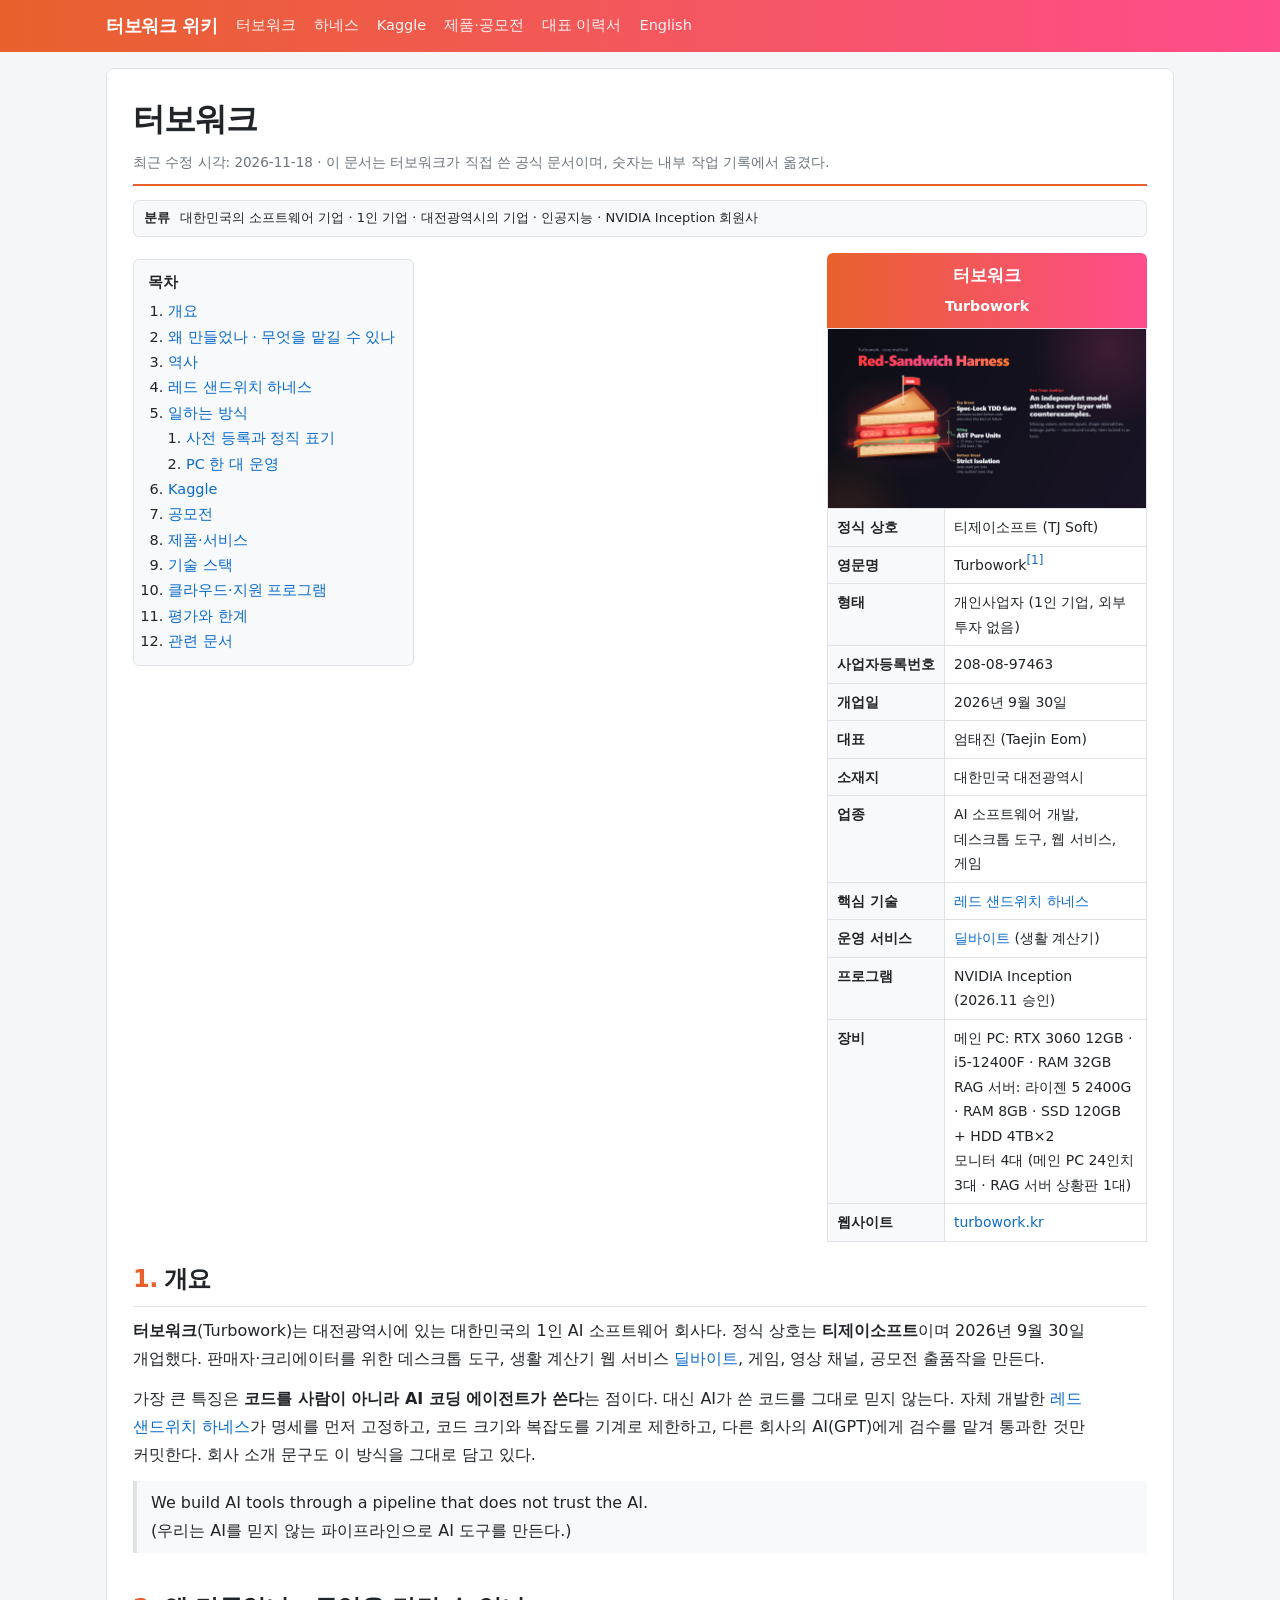
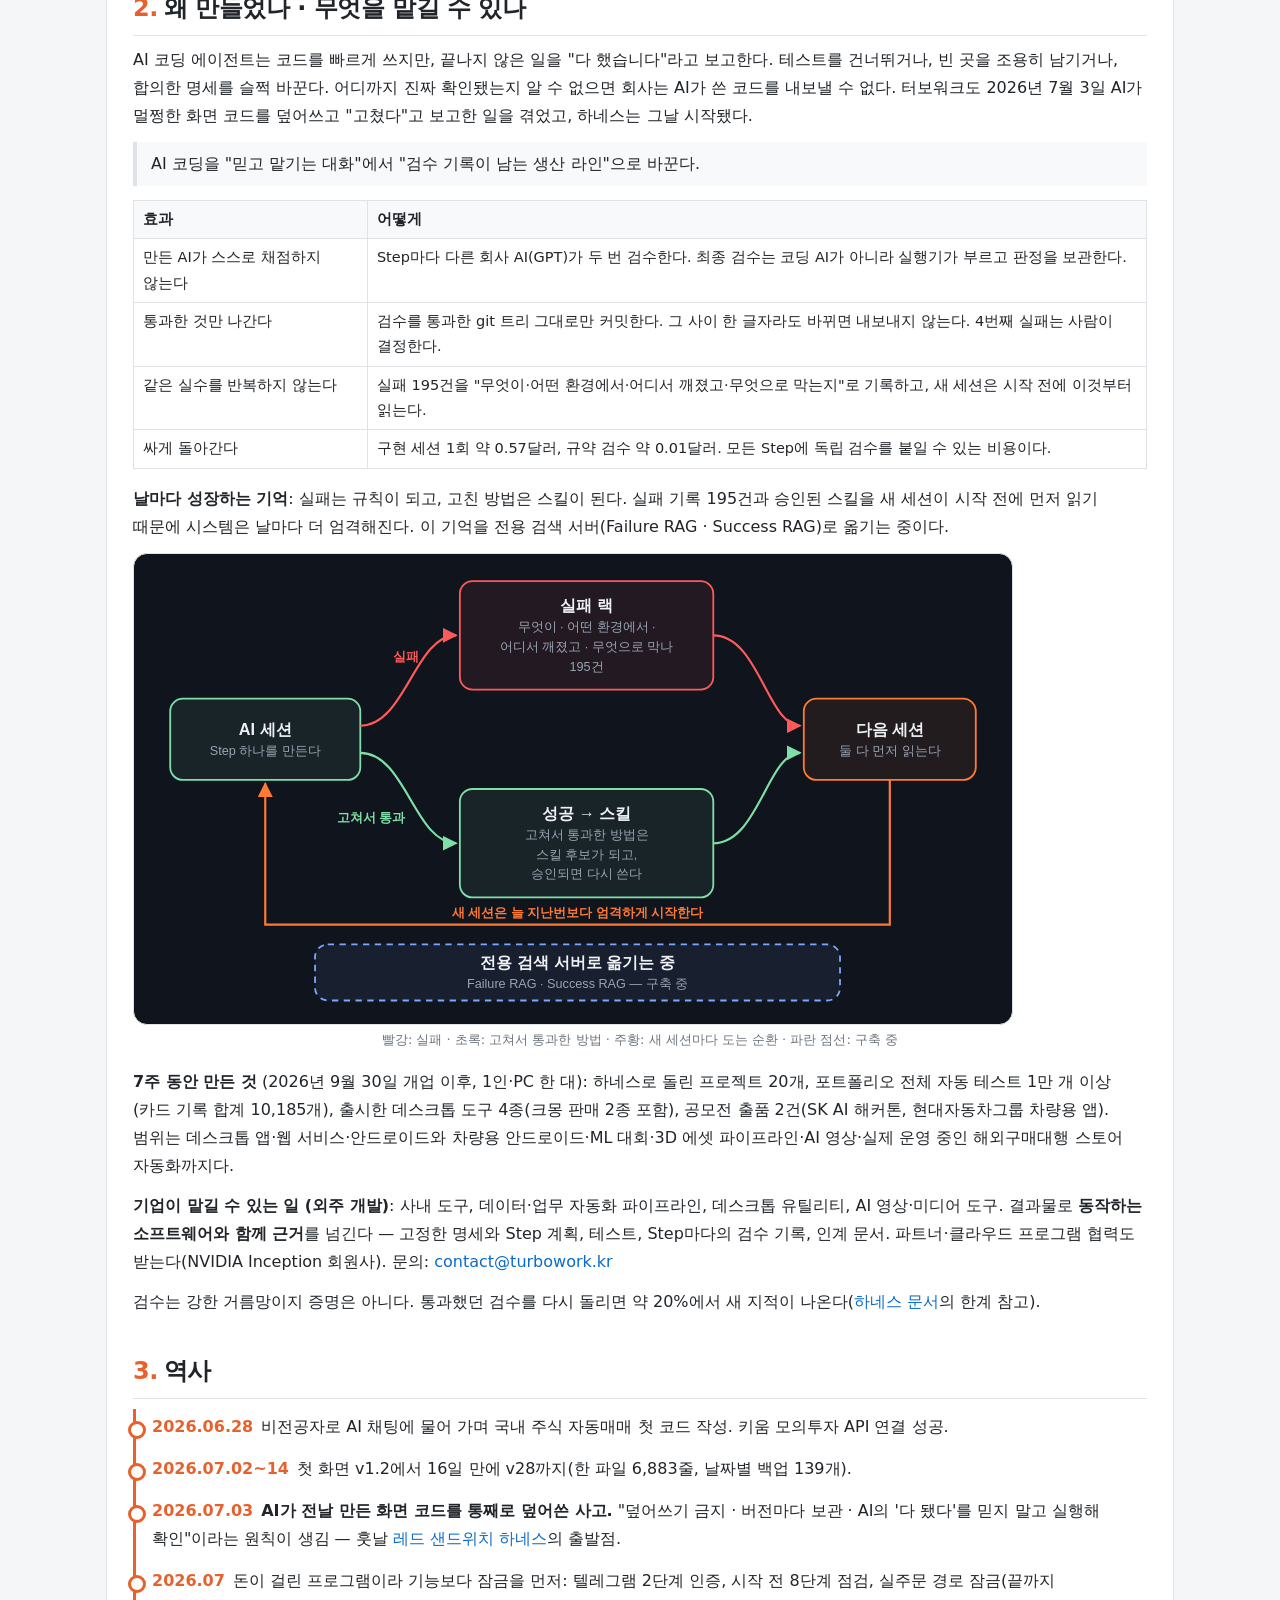
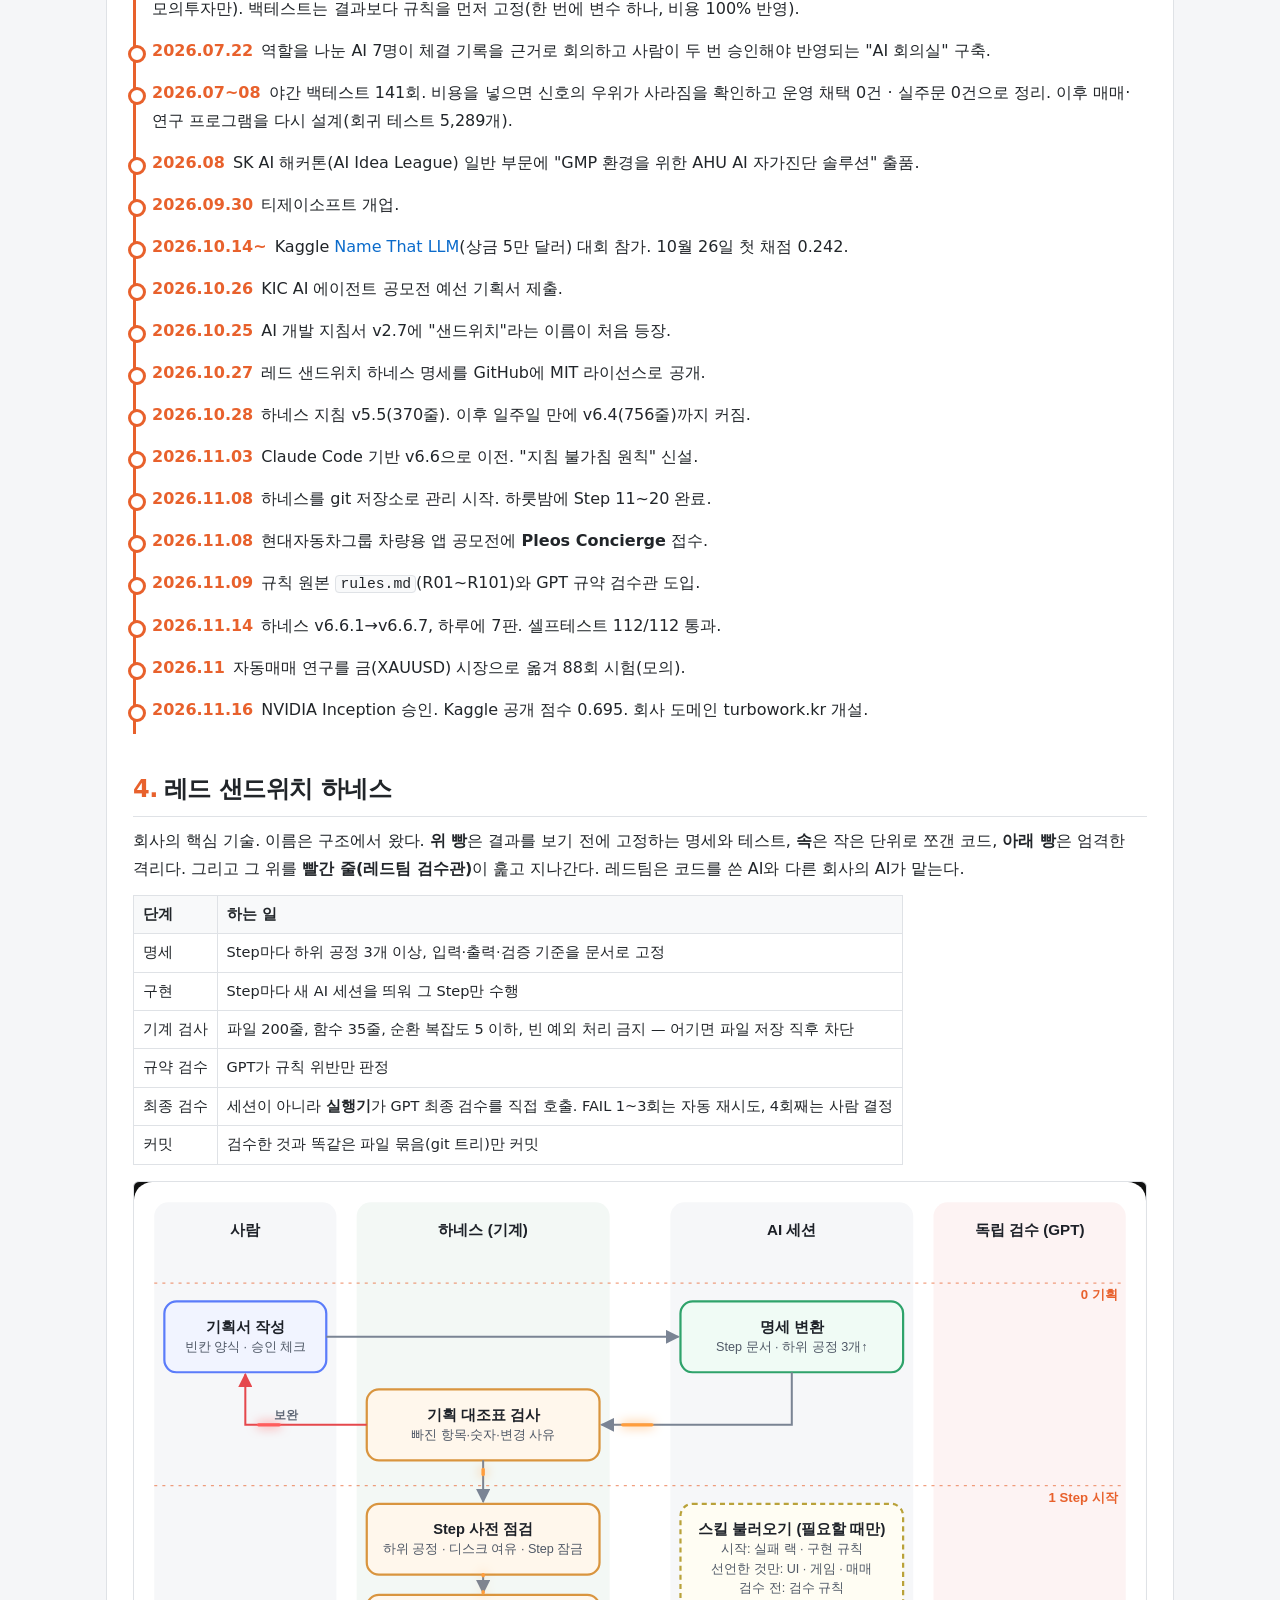
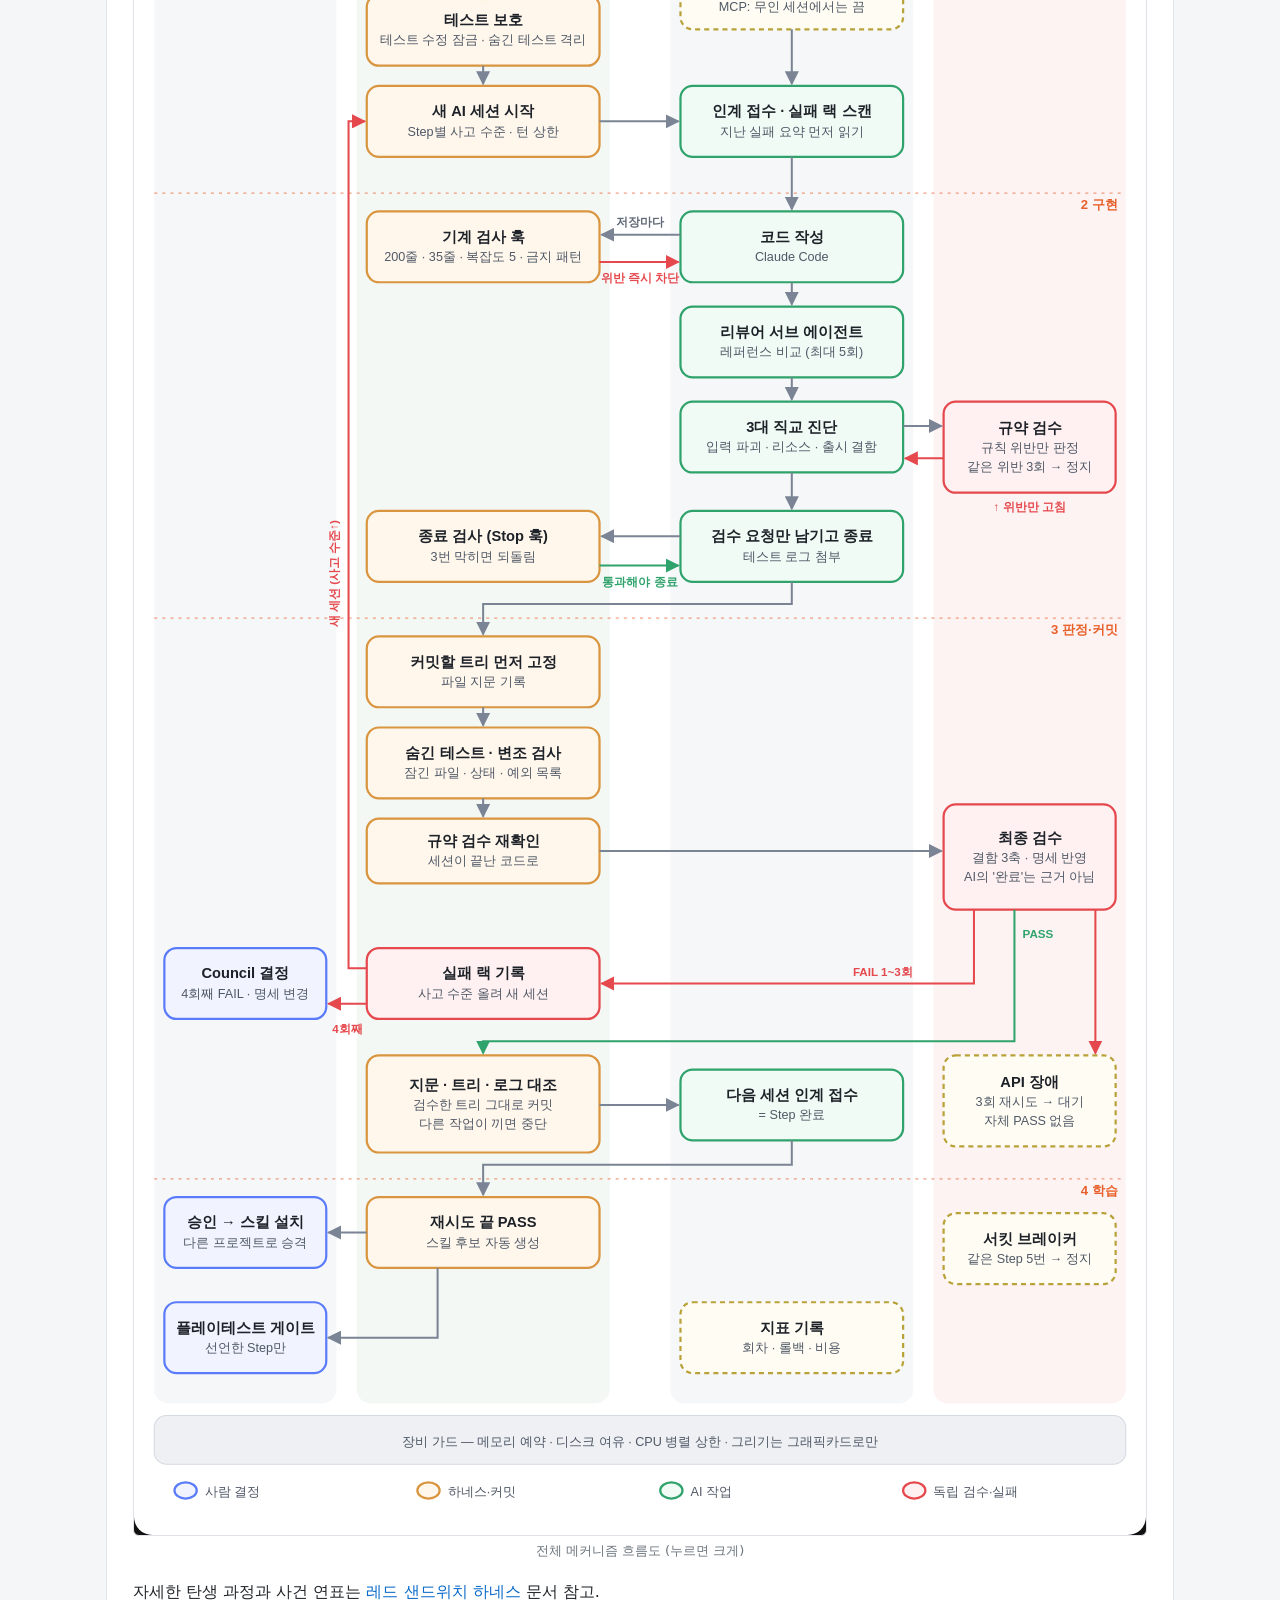
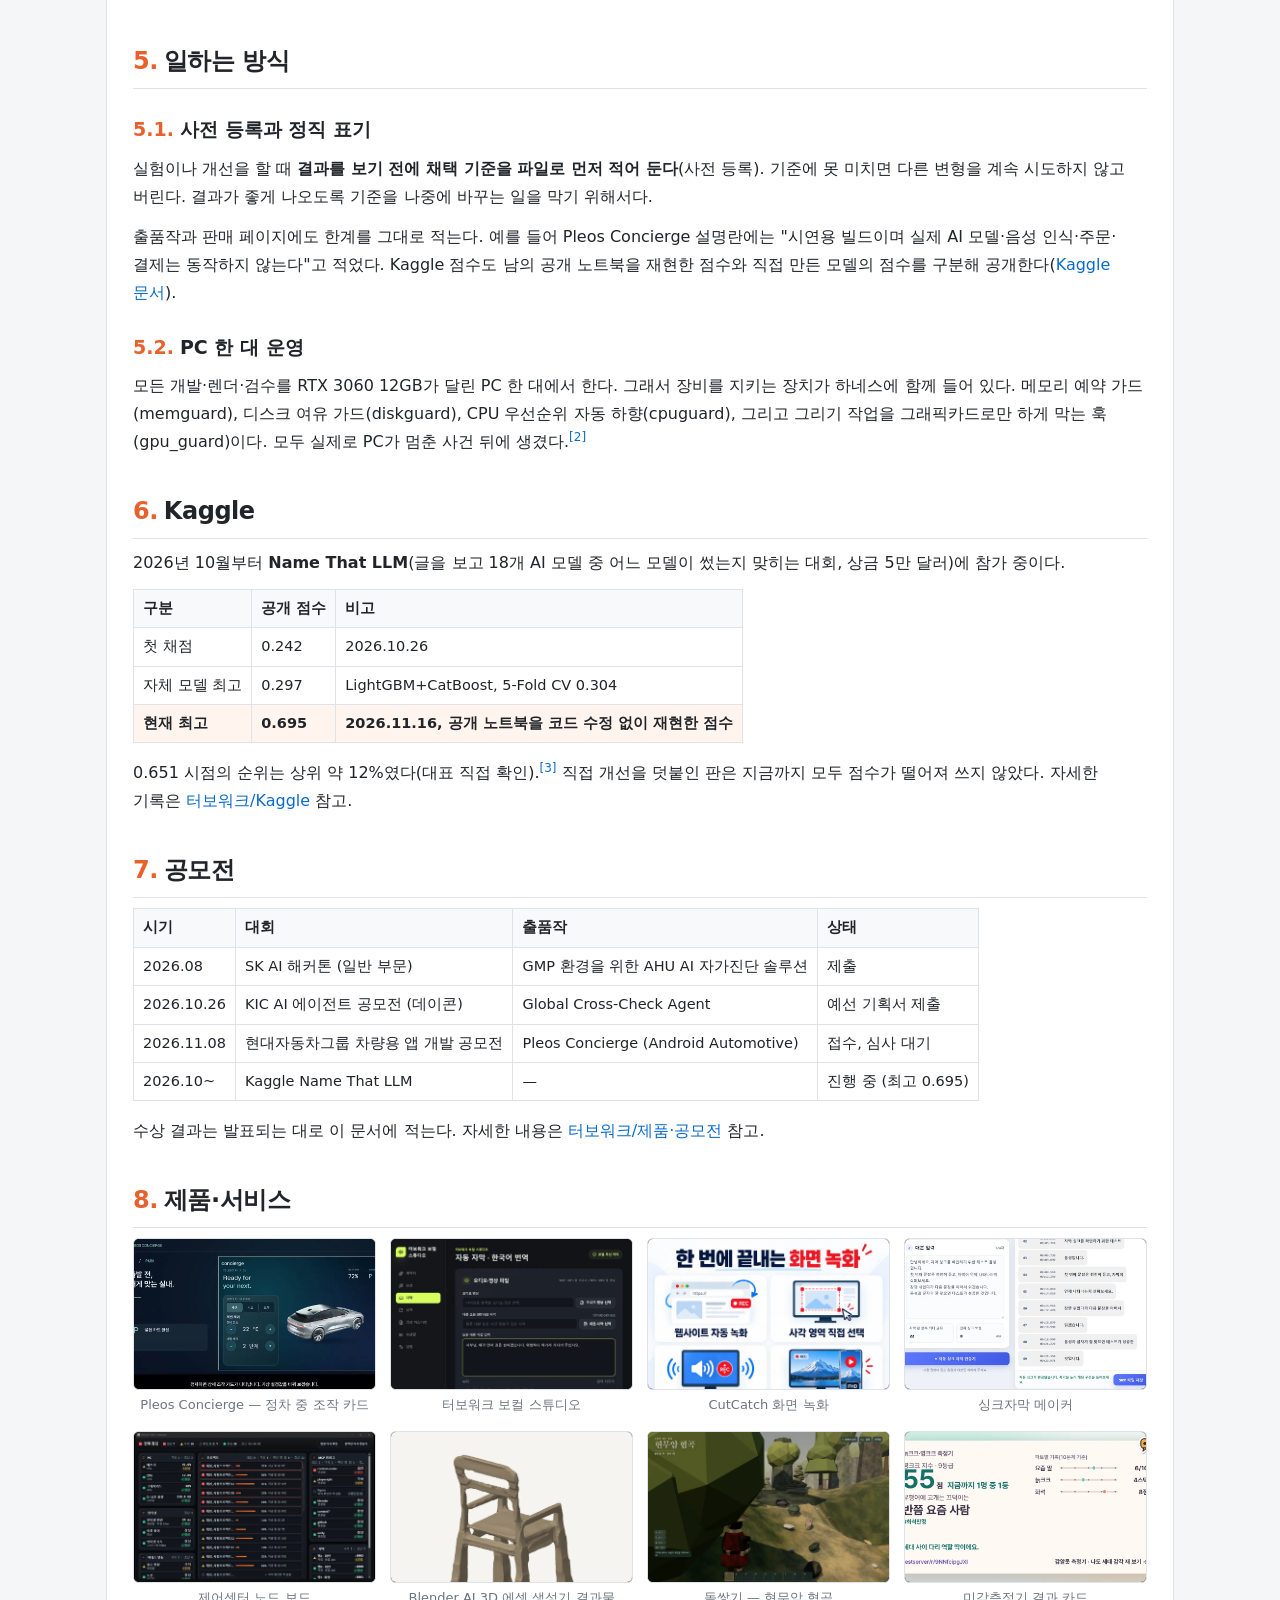
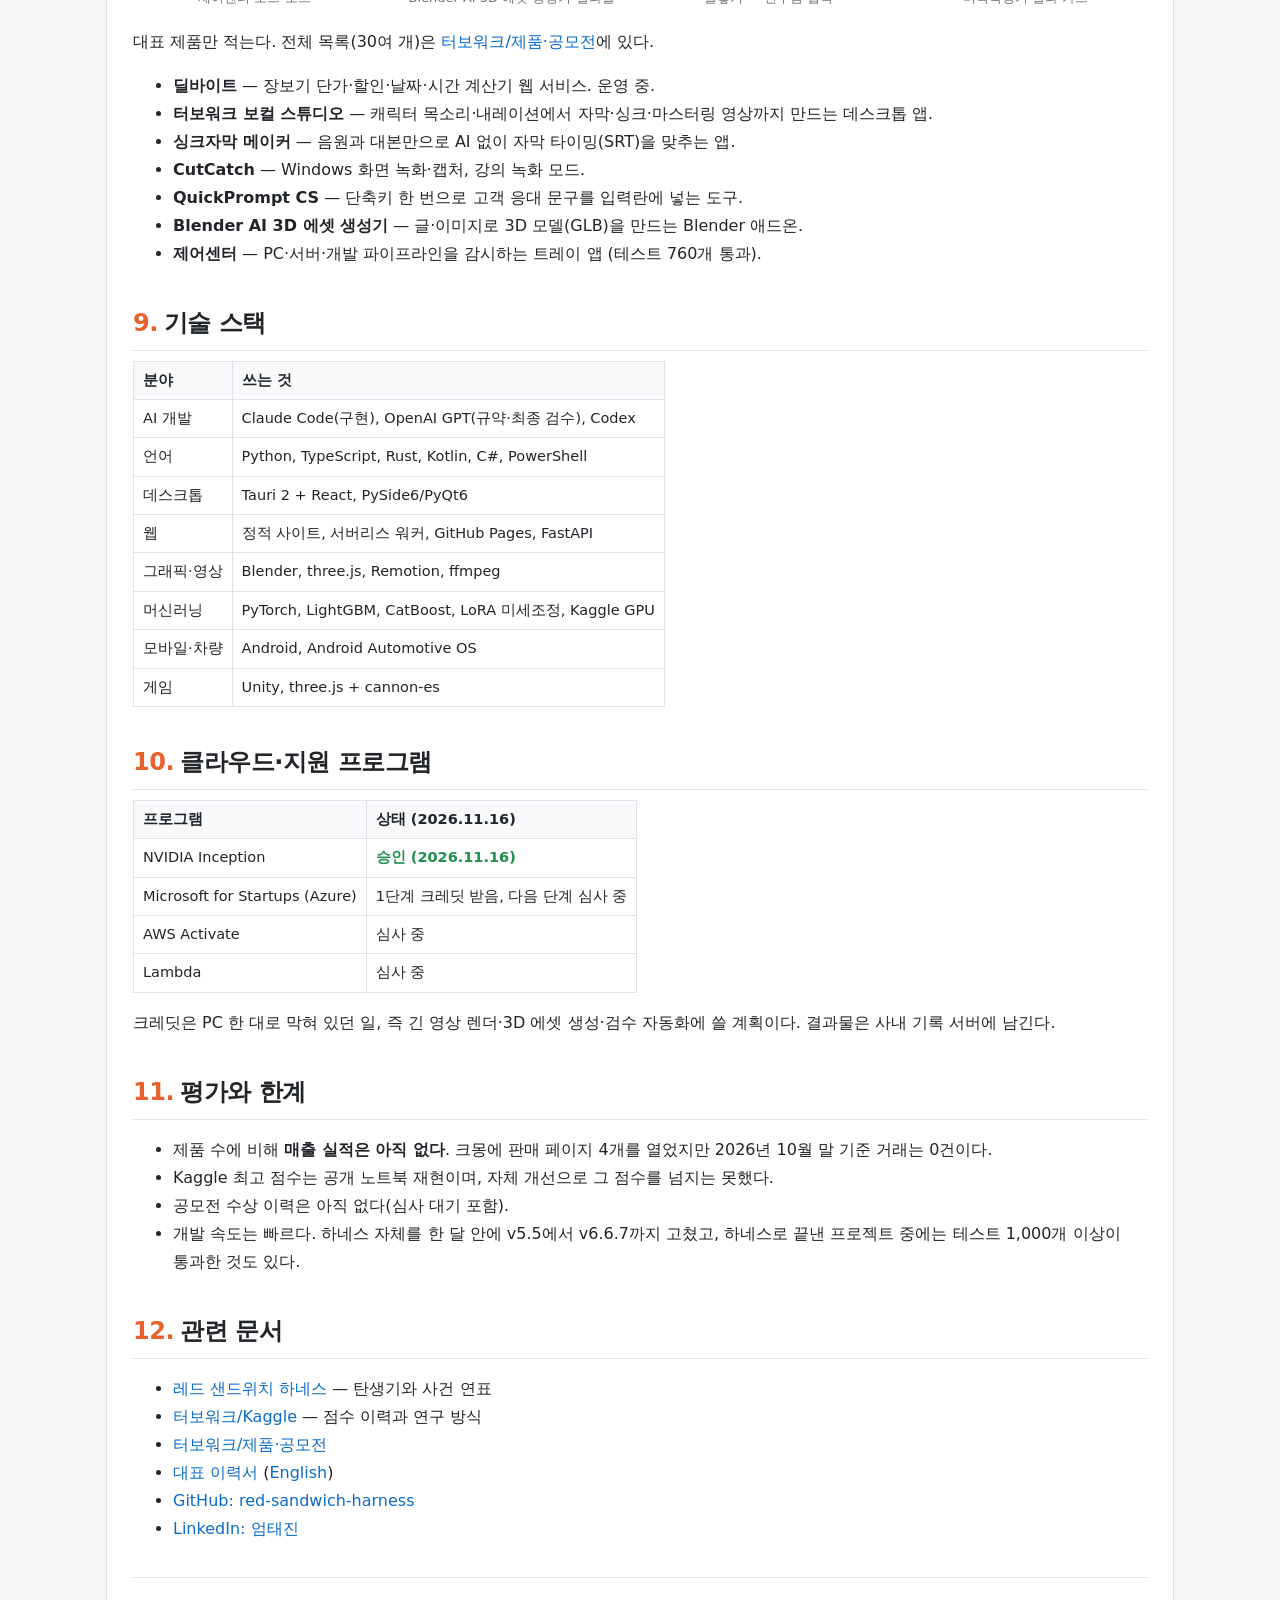
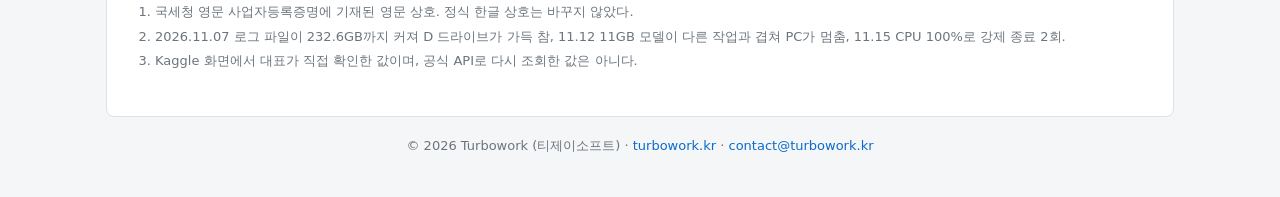
<file: wiki/index.html>
<!doctype html>
<html lang="ko">
<head>
<meta charset="utf-8">
<meta name="viewport" content="width=device-width,initial-scale=1">
<title>터보워크 (Turbowork) - 터보워크 위키</title>
<meta name="description" content="터보워크(Turbowork, 티제이소프트)는 대전의 1인 AI 소프트웨어 회사다. AI 코딩 에이전트를 믿지 않는 개발 파이프라인 '레드 샌드위치 하네스'로 판매자·크리에이터용 도구와 게임을 만든다.">
<link rel="canonical" href="https://turbowork.kr/wiki/">
<link rel="icon" href="/favicon.ico" sizes="48x48">
<link rel="icon" type="image/png" sizes="192x192" href="/assets/favicon-192.png">
<link rel="apple-touch-icon" href="/assets/favicon-192.png">
<meta property="og:type" content="article">
<meta property="og:url" content="https://turbowork.kr/wiki/">
<meta property="og:title" content="터보워크 (Turbowork) - 터보워크 위키">
<meta property="og:description" content="터보워크(Turbowork, 티제이소프트)는 대전의 1인 AI 소프트웨어 회사다. AI 코딩 에이전트를 믿지 않는 개발 파이프라인 '레드 샌드위치 하네스'로 판매자·크리에이터용 도구와 게임을 만든다.">
<meta property="og:image" content="https://turbowork.kr/assets/turbowork-hero.jpg">
<meta name="twitter:card" content="summary_large_image">
<link rel="stylesheet" href="../wiki/wiki.css">
<script type="application/ld+json">{"@context": "https://schema.org", "@type": "Organization", "name": "Turbowork", "alternateName": ["터보워크", "티제이소프트", "TJ Soft"], "url": "https://turbowork.kr/", "logo": "https://turbowork.kr/assets/icon.png", "foundingDate": "2026-09-30", "founder": {"@type": "Person", "name": "Taejin Eom", "alternateName": "엄태진"}, "address": {"@type": "PostalAddress", "addressLocality": "Daejeon", "addressCountry": "KR"}, "sameAs": ["https://www.linkedin.com/in/taejin-eom-594b6244b/", "https://github.com/jjangkjy5607-dev/red-sandwich-harness"]}</script>
</head>
<body>
<div class="topbar"><div class="in"><b>터보워크 위키</b><a href="../wiki/">터보워크</a><a href="../wiki/harness/">하네스</a><a href="../wiki/kaggle/">Kaggle</a><a href="../wiki/projects/">제품·공모전</a><a href="../resume/">대표 이력서</a><a href="../">English</a></div></div>
<div class="page"><article>
<h1 class="title">터보워크</h1>
<div class="sub">최근 수정 시각: 2026-11-18 · 이 문서는 터보워크가 직접 쓴 공식 문서이며, 숫자는 내부 작업 기록에서 옮겼다.</div>
<div class="cat"><b>분류</b> 대한민국의 소프트웨어 기업 · 1인 기업 · 대전광역시의 기업 · 인공지능 · NVIDIA Inception 회원사</div>

<table class="infobox">
<caption>터보워크<br><small>Turbowork</small></caption>
<tr><td class="img" colspan="2"><img src="../assets/turbowork-hero.jpg" alt="레드 샌드위치 하네스 모션 영상 첫 화면"></td></tr>
<tr><th>정식 상호</th><td>티제이소프트 (TJ Soft)</td></tr>
<tr><th>영문명</th><td>Turbowork<span class="fn"><a href="#fn1">[1]</a></span></td></tr>
<tr><th>형태</th><td>개인사업자 (1인 기업, 외부 투자 없음)</td></tr>
<tr><th>사업자등록번호</th><td>208-08-97463</td></tr>
<tr><th>개업일</th><td>2026년 9월 30일</td></tr>
<tr><th>대표</th><td>엄태진 (Taejin Eom)</td></tr>
<tr><th>소재지</th><td>대한민국 대전광역시</td></tr>
<tr><th>업종</th><td>AI 소프트웨어 개발, 데스크톱 도구, 웹 서비스, 게임</td></tr>
<tr><th>핵심 기술</th><td><a href="harness/">레드 샌드위치 하네스</a></td></tr>
<tr><th>운영 서비스</th><td><a href="https://dealbite.kr">딜바이트</a> (생활 계산기)</td></tr>
<tr><th>프로그램</th><td>NVIDIA Inception (2026.11 승인)</td></tr>
<tr><th>장비</th><td>메인 PC: RTX 3060 12GB · i5-12400F · RAM 32GB<br>RAG 서버: 라이젠 5 2400G · RAM 8GB · SSD 120GB + HDD 4TB×2<br>모니터 4대 (메인 PC 24인치 3대 · RAG 서버 상황판 1대)</td></tr>
<tr><th>웹사이트</th><td><a href="https://turbowork.kr">turbowork.kr</a></td></tr>
</table>

<div class="toc"><b>목차</b><ol>
<li><a href="#s1">개요</a></li>
<li><a href="#why">왜 만들었나 · 무엇을 맡길 수 있나</a></li>
<li><a href="#s2">역사</a></li>
<li><a href="#s3">레드 샌드위치 하네스</a></li>
<li><a href="#s4">일하는 방식</a><ol><li><a href="#s4-1">사전 등록과 정직 표기</a></li><li><a href="#s4-2">PC 한 대 운영</a></li></ol></li>
<li><a href="#s5">Kaggle</a></li>
<li><a href="#s6">공모전</a></li>
<li><a href="#s7">제품·서비스</a></li>
<li><a href="#s8">기술 스택</a></li>
<li><a href="#s9">클라우드·지원 프로그램</a></li>
<li><a href="#s10">평가와 한계</a></li>
<li><a href="#s11">관련 문서</a></li>
</ol></div>

<h2 id="s1"><span class="n">1.</span>개요</h2>
<p><b>터보워크</b>(Turbowork)는 대전광역시에 있는 대한민국의 1인 AI 소프트웨어 회사다. 정식 상호는 <b>티제이소프트</b>이며 2026년 9월 30일 개업했다. 판매자·크리에이터를 위한 데스크톱 도구, 생활 계산기 웹 서비스 <a href="https://dealbite.kr">딜바이트</a>, 게임, 영상 채널, 공모전 출품작을 만든다.</p>
<p>가장 큰 특징은 <b>코드를 사람이 아니라 AI 코딩 에이전트가 쓴다</b>는 점이다. 대신 AI가 쓴 코드를 그대로 믿지 않는다. 자체 개발한 <a href="harness/">레드 샌드위치 하네스</a>가 명세를 먼저 고정하고, 코드 크기와 복잡도를 기계로 제한하고, 다른 회사의 AI(GPT)에게 검수를 맡겨 통과한 것만 커밋한다. 회사 소개 문구도 이 방식을 그대로 담고 있다.</p>
<blockquote>We build AI tools through a pipeline that does not trust the AI.<br>(우리는 AI를 믿지 않는 파이프라인으로 AI 도구를 만든다.)</blockquote>

<h2 id="why"><span class="n">2.</span>왜 만들었나 · 무엇을 맡길 수 있나</h2>
<p>AI 코딩 에이전트는 코드를 빠르게 쓰지만, 끝나지 않은 일을 "다 했습니다"라고 보고한다. 테스트를 건너뛰거나, 빈 곳을 조용히 남기거나, 합의한 명세를 슬쩍 바꾼다. 어디까지 진짜 확인됐는지 알 수 없으면 회사는 AI가 쓴 코드를 내보낼 수 없다. 터보워크도 2026년 7월 3일 AI가 멀쩡한 화면 코드를 덮어쓰고 "고쳤다"고 보고한 일을 겪었고, 하네스는 그날 시작됐다.</p>
<blockquote>AI 코딩을 "믿고 맡기는 대화"에서 "검수 기록이 남는 생산 라인"으로 바꾼다.</blockquote>
<table class="t">
<tr><th>효과</th><th>어떻게</th></tr>
<tr><td>만든 AI가 스스로 채점하지 않는다</td><td>Step마다 다른 회사 AI(GPT)가 두 번 검수한다. 최종 검수는 코딩 AI가 아니라 실행기가 부르고 판정을 보관한다.</td></tr>
<tr><td>통과한 것만 나간다</td><td>검수를 통과한 git 트리 그대로만 커밋한다. 그 사이 한 글자라도 바뀌면 내보내지 않는다. 4번째 실패는 사람이 결정한다.</td></tr>
<tr><td>같은 실수를 반복하지 않는다</td><td>실패 195건을 "무엇이·어떤 환경에서·어디서 깨졌고·무엇으로 막는지"로 기록하고, 새 세션은 시작 전에 이것부터 읽는다.</td></tr>
<tr><td>싸게 돌아간다</td><td>구현 세션 1회 약 0.57달러, 규약 검수 약 0.01달러. 모든 Step에 독립 검수를 붙일 수 있는 비용이다.</td></tr>
</table>
<p><b>날마다 성장하는 기억</b>: 실패는 규칙이 되고, 고친 방법은 스킬이 된다. 실패 기록 195건과 승인된 스킬을 새 세션이 시작 전에 먼저 읽기 때문에 시스템은 날마다 더 엄격해진다. 이 기억을 전용 검색 서버(Failure RAG · Success RAG)로 옮기는 중이다.</p>
<figure style="margin:10px 0 16px"><img src="../assets/learning-loop-ko.svg" alt="학습 순환: AI 세션이 Step을 만들고, 실패는 실패 랙으로, 고쳐서 통과한 방법은 스킬로 쌓이며, 다음 세션이 둘 다 먼저 읽는다. 전용 검색 서버(Failure RAG·Success RAG)로 이전 중." loading="lazy" style="width:100%;max-width:880px;border-radius:14px"><figcaption>빨강: 실패 · 초록: 고쳐서 통과한 방법 · 주황: 새 세션마다 도는 순환 · 파란 점선: 구축 중</figcaption></figure>
<p><b>7주 동안 만든 것</b> (2026년 9월 30일 개업 이후, 1인·PC 한 대): 하네스로 돌린 프로젝트 20개, 포트폴리오 전체 자동 테스트 1만 개 이상(카드 기록 합계 10,185개), 출시한 데스크톱 도구 4종(크몽 판매 2종 포함), 공모전 출품 2건(SK AI 해커톤, 현대자동차그룹 차량용 앱). 범위는 데스크톱 앱·웹 서비스·안드로이드와 차량용 안드로이드·ML 대회·3D 에셋 파이프라인·AI 영상·실제 운영 중인 해외구매대행 스토어 자동화까지다.</p>
<p><b>기업이 맡길 수 있는 일 (외주 개발)</b>: 사내 도구, 데이터·업무 자동화 파이프라인, 데스크톱 유틸리티, AI 영상·미디어 도구. 결과물로 <b>동작하는 소프트웨어와 함께 근거</b>를 넘긴다 — 고정한 명세와 Step 계획, 테스트, Step마다의 검수 기록, 인계 문서. 파트너·클라우드 프로그램 협력도 받는다(NVIDIA Inception 회원사). 문의: <a href="mailto:contact@turbowork.kr?subject=%ED%94%84%EB%A1%9C%EC%A0%9D%ED%8A%B8%20%EB%AC%B8%EC%9D%98">contact@turbowork.kr</a></p>
<p>검수는 강한 거름망이지 증명은 아니다. 통과했던 검수를 다시 돌리면 약 20%에서 새 지적이 나온다(<a href="harness/">하네스 문서</a>의 한계 참고).</p>

<h2 id="s2"><span class="n">3.</span>역사</h2>
<ul class="tl">
<li><time>2026.06.28</time>비전공자로 AI 채팅에 물어 가며 국내 주식 자동매매 첫 코드 작성. 키움 모의투자 API 연결 성공.</li>
<li><time>2026.07.02~14</time>첫 화면 v1.2에서 16일 만에 v28까지(한 파일 6,883줄, 날짜별 백업 139개).</li>
<li><time>2026.07.03</time><b>AI가 전날 만든 화면 코드를 통째로 덮어쓴 사고.</b> "덮어쓰기 금지 · 버전마다 보관 · AI의 '다 됐다'를 믿지 말고 실행해 확인"이라는 원칙이 생김 — 훗날 <a href="harness/">레드 샌드위치 하네스</a>의 출발점.</li>
<li><time>2026.07</time>돈이 걸린 프로그램이라 기능보다 잠금을 먼저: 텔레그램 2단계 인증, 시작 전 8단계 점검, 실주문 경로 잠금(끝까지 모의투자만). 백테스트는 결과보다 규칙을 먼저 고정(한 번에 변수 하나, 비용 100% 반영).</li>
<li><time>2026.07.22</time>역할을 나눈 AI 7명이 체결 기록을 근거로 회의하고 사람이 두 번 승인해야 반영되는 "AI 회의실" 구축.</li>
<li><time>2026.07~08</time>야간 백테스트 141회. 비용을 넣으면 신호의 우위가 사라짐을 확인하고 운영 채택 0건 · 실주문 0건으로 정리. 이후 매매·연구 프로그램을 다시 설계(회귀 테스트 5,289개).</li>
<li><time>2026.08</time>SK AI 해커톤(AI Idea League) 일반 부문에 "GMP 환경을 위한 AHU AI 자가진단 솔루션" 출품.</li>
<li><time>2026.09.30</time>티제이소프트 개업.</li>
<li><time>2026.10.14~</time>Kaggle <a href="kaggle/">Name That LLM</a>(상금 5만 달러) 대회 참가. 10월 26일 첫 채점 0.242.</li>
<li><time>2026.10.26</time>KIC AI 에이전트 공모전 예선 기획서 제출.</li>
<li><time>2026.10.25</time>AI 개발 지침서 v2.7에 "샌드위치"라는 이름이 처음 등장.</li>
<li><time>2026.10.27</time>레드 샌드위치 하네스 명세를 GitHub에 MIT 라이선스로 공개.</li>
<li><time>2026.10.28</time>하네스 지침 v5.5(370줄). 이후 일주일 만에 v6.4(756줄)까지 커짐.</li>
<li><time>2026.11.03</time>Claude Code 기반 v6.6으로 이전. "지침 불가침 원칙" 신설.</li>
<li><time>2026.11.08</time>하네스를 git 저장소로 관리 시작. 하룻밤에 Step 11~20 완료.</li>
<li><time>2026.11.08</time>현대자동차그룹 차량용 앱 공모전에 <b>Pleos Concierge</b> 접수.</li>
<li><time>2026.11.09</time>규칙 원본 <code>rules.md</code>(R01~R101)와 GPT 규약 검수관 도입.</li>
<li><time>2026.11.14</time>하네스 v6.6.1→v6.6.7, 하루에 7판. 셀프테스트 112/112 통과.</li>
<li><time>2026.11</time>자동매매 연구를 금(XAUUSD) 시장으로 옮겨 88회 시험(모의).</li>
<li><time>2026.11.16</time>NVIDIA Inception 승인. Kaggle 공개 점수 0.695. 회사 도메인 turbowork.kr 개설.</li>
</ul>

<h2 id="s3"><span class="n">4.</span>레드 샌드위치 하네스</h2>
<p>회사의 핵심 기술. 이름은 구조에서 왔다. <b>위 빵</b>은 결과를 보기 전에 고정하는 명세와 테스트, <b>속</b>은 작은 단위로 쪼갠 코드, <b>아래 빵</b>은 엄격한 격리다. 그리고 그 위를 <b>빨간 줄(레드팀 검수관)</b>이 훑고 지나간다. 레드팀은 코드를 쓴 AI와 다른 회사의 AI가 맡는다.</p>
<table class="t">
<tr><th>단계</th><th>하는 일</th></tr>
<tr><td>명세</td><td>Step마다 하위 공정 3개 이상, 입력·출력·검증 기준을 문서로 고정</td></tr>
<tr><td>구현</td><td>Step마다 새 AI 세션을 띄워 그 Step만 수행</td></tr>
<tr><td>기계 검사</td><td>파일 200줄, 함수 35줄, 순환 복잡도 5 이하, 빈 예외 처리 금지 — 어기면 파일 저장 직후 차단</td></tr>
<tr><td>규약 검수</td><td>GPT가 규칙 위반만 판정</td></tr>
<tr><td>최종 검수</td><td>세션이 아니라 <b>실행기</b>가 GPT 최종 검수를 직접 호출. FAIL 1~3회는 자동 재시도, 4회째는 사람 결정</td></tr>
<tr><td>커밋</td><td>검수한 것과 똑같은 파일 묶음(git 트리)만 커밋</td></tr>
</table>
<figure style="margin:10px 0 16px"><a href="../assets/harness-arch-ko.svg" target="_blank" rel="noopener"><img src="../assets/harness-arch-ko.svg" alt="레드 샌드위치 하네스 전체 메커니즘 흐름도"></a><figcaption>전체 메커니즘 흐름도 (누르면 크게)</figcaption></figure>
<p>자세한 탄생 과정과 사건 연표는 <a href="harness/">레드 샌드위치 하네스</a> 문서 참고.</p>

<h2 id="s4"><span class="n">5.</span>일하는 방식</h2>
<h3 id="s4-1"><span class="n">5.1.</span>사전 등록과 정직 표기</h3>
<p>실험이나 개선을 할 때 <b>결과를 보기 전에 채택 기준을 파일로 먼저 적어 둔다</b>(사전 등록). 기준에 못 미치면 다른 변형을 계속 시도하지 않고 버린다. 결과가 좋게 나오도록 기준을 나중에 바꾸는 일을 막기 위해서다.</p>
<p>출품작과 판매 페이지에도 한계를 그대로 적는다. 예를 들어 Pleos Concierge 설명란에는 "시연용 빌드이며 실제 AI 모델·음성 인식·주문·결제는 동작하지 않는다"고 적었다. Kaggle 점수도 남의 공개 노트북을 재현한 점수와 직접 만든 모델의 점수를 구분해 공개한다(<a href="kaggle/">Kaggle 문서</a>).</p>
<h3 id="s4-2"><span class="n">5.2.</span>PC 한 대 운영</h3>
<p>모든 개발·렌더·검수를 RTX 3060 12GB가 달린 PC 한 대에서 한다. 그래서 장비를 지키는 장치가 하네스에 함께 들어 있다. 메모리 예약 가드(memguard), 디스크 여유 가드(diskguard), CPU 우선순위 자동 하향(cpuguard), 그리고 그리기 작업을 그래픽카드로만 하게 막는 훅(gpu_guard)이다. 모두 실제로 PC가 멈춘 사건 뒤에 생겼다.<span class="fn"><a href="#fn2">[2]</a></span></p>

<h2 id="s5"><span class="n">6.</span>Kaggle</h2>
<p>2026년 10월부터 <b>Name That LLM</b>(글을 보고 18개 AI 모델 중 어느 모델이 썼는지 맞히는 대회, 상금 5만 달러)에 참가 중이다.</p>
<table class="t">
<tr><th>구분</th><th>공개 점수</th><th>비고</th></tr>
<tr><td>첫 채점</td><td>0.242</td><td>2026.10.26</td></tr>
<tr><td>자체 모델 최고</td><td>0.297</td><td>LightGBM+CatBoost, 5-Fold CV 0.304</td></tr>
<tr class="hl"><td>현재 최고</td><td>0.695</td><td>2026.11.16, 공개 노트북을 코드 수정 없이 재현한 점수</td></tr>
</table>
<p>0.651 시점의 순위는 상위 약 12%였다(대표 직접 확인).<span class="fn"><a href="#fn3">[3]</a></span> 직접 개선을 덧붙인 판은 지금까지 모두 점수가 떨어져 쓰지 않았다. 자세한 기록은 <a href="kaggle/">터보워크/Kaggle</a> 참고.</p>

<h2 id="s6"><span class="n">7.</span>공모전</h2>
<table class="t">
<tr><th>시기</th><th>대회</th><th>출품작</th><th>상태</th></tr>
<tr><td>2026.08</td><td>SK AI 해커톤 (일반 부문)</td><td>GMP 환경을 위한 AHU AI 자가진단 솔루션</td><td>제출</td></tr>
<tr><td>2026.10.26</td><td>KIC AI 에이전트 공모전 (데이콘)</td><td>Global Cross-Check Agent</td><td>예선 기획서 제출</td></tr>
<tr><td>2026.11.08</td><td>현대자동차그룹 차량용 앱 개발 공모전</td><td>Pleos Concierge (Android Automotive)</td><td>접수, 심사 대기</td></tr>
<tr><td>2026.10~</td><td>Kaggle Name That LLM</td><td>—</td><td>진행 중 (최고 0.695)</td></tr>
</table>
<p>수상 결과는 발표되는 대로 이 문서에 적는다. 자세한 내용은 <a href="projects/">터보워크/제품·공모전</a> 참고.</p>

<h2 id="s7"><span class="n">8.</span>제품·서비스</h2>
<div class="gallery"><figure><img src="../assets/p/pleos1.webp" alt="Pleos Concierge — 정차 중 조작 카드" loading="lazy"><figcaption>Pleos Concierge — 정차 중 조작 카드</figcaption></figure><figure><img src="../assets/p/vocal.webp" alt="터보워크 보컬 스튜디오" loading="lazy"><figcaption>터보워크 보컬 스튜디오</figcaption></figure><figure><img src="../assets/p/cutcatch.webp" alt="CutCatch 화면 녹화" loading="lazy"><figcaption>CutCatch 화면 녹화</figcaption></figure><figure><img src="../assets/p/syncsubs.webp" alt="싱크자막 메이커" loading="lazy"><figcaption>싱크자막 메이커</figcaption></figure><figure><img src="../assets/p/control.webp" alt="제어센터 노드 보드" loading="lazy"><figcaption>제어센터 노드 보드</figcaption></figure><figure><img src="../assets/p/asset3d.webp" alt="Blender AI 3D 에셋 생성기 결과물" loading="lazy"><figcaption>Blender AI 3D 에셋 생성기 결과물</figcaption></figure><figure><img src="../assets/p/stone.webp" alt="돌쌓기 — 현무암 협곡" loading="lazy"><figcaption>돌쌓기 — 현무암 협곡</figcaption></figure><figure><img src="../assets/p/taste.webp" alt="미각측정기 결과 카드" loading="lazy"><figcaption>미각측정기 결과 카드</figcaption></figure></div>
<p>대표 제품만 적는다. 전체 목록(30여 개)은 <a href="projects/">터보워크/제품·공모전</a>에 있다.</p>
<ul>
<li><b>딜바이트</b> — 장보기 단가·할인·날짜·시간 계산기 웹 서비스. 운영 중.</li>
<li><b>터보워크 보컬 스튜디오</b> — 캐릭터 목소리·내레이션에서 자막·싱크·마스터링 영상까지 만드는 데스크톱 앱.</li>
<li><b>싱크자막 메이커</b> — 음원과 대본만으로 AI 없이 자막 타이밍(SRT)을 맞추는 앱.</li>
<li><b>CutCatch</b> — Windows 화면 녹화·캡처, 강의 녹화 모드.</li>
<li><b>QuickPrompt CS</b> — 단축키 한 번으로 고객 응대 문구를 입력란에 넣는 도구.</li>
<li><b>Blender AI 3D 에셋 생성기</b> — 글·이미지로 3D 모델(GLB)을 만드는 Blender 애드온.</li>
<li><b>제어센터</b> — PC·서버·개발 파이프라인을 감시하는 트레이 앱 (테스트 760개 통과).</li>
</ul>

<h2 id="s8"><span class="n">9.</span>기술 스택</h2>
<table class="t">
<tr><th>분야</th><th>쓰는 것</th></tr>
<tr><td>AI 개발</td><td>Claude Code(구현), OpenAI GPT(규약·최종 검수), Codex</td></tr>
<tr><td>언어</td><td>Python, TypeScript, Rust, Kotlin, C#, PowerShell</td></tr>
<tr><td>데스크톱</td><td>Tauri 2 + React, PySide6/PyQt6</td></tr>
<tr><td>웹</td><td>정적 사이트, 서버리스 워커, GitHub Pages, FastAPI</td></tr>
<tr><td>그래픽·영상</td><td>Blender, three.js, Remotion, ffmpeg</td></tr>
<tr><td>머신러닝</td><td>PyTorch, LightGBM, CatBoost, LoRA 미세조정, Kaggle GPU</td></tr>
<tr><td>모바일·차량</td><td>Android, Android Automotive OS</td></tr>
<tr><td>게임</td><td>Unity, three.js + cannon-es</td></tr>
</table>

<h2 id="s9"><span class="n">10.</span>클라우드·지원 프로그램</h2>
<table class="t">
<tr><th>프로그램</th><th>상태 (2026.11.16)</th></tr>
<tr><td>NVIDIA Inception</td><td class="ok">승인 (2026.11.16)</td></tr>
<tr><td>Microsoft for Startups (Azure)</td><td>1단계 크레딧 받음, 다음 단계 심사 중</td></tr>
<tr><td>AWS Activate</td><td>심사 중</td></tr>
<tr><td>Lambda</td><td>심사 중</td></tr>
</table>
<p>크레딧은 PC 한 대로 막혀 있던 일, 즉 긴 영상 렌더·3D 에셋 생성·검수 자동화에 쓸 계획이다. 결과물은 사내 기록 서버에 남긴다.</p>

<h2 id="s10"><span class="n">11.</span>평가와 한계</h2>
<ul>
<li>제품 수에 비해 <b>매출 실적은 아직 없다</b>. 크몽에 판매 페이지 4개를 열었지만 2026년 10월 말 기준 거래는 0건이다.</li>
<li>Kaggle 최고 점수는 공개 노트북 재현이며, 자체 개선으로 그 점수를 넘지는 못했다.</li>
<li>공모전 수상 이력은 아직 없다(심사 대기 포함).</li>
<li>개발 속도는 빠르다. 하네스 자체를 한 달 안에 v5.5에서 v6.6.7까지 고쳤고, 하네스로 끝낸 프로젝트 중에는 테스트 1,000개 이상이 통과한 것도 있다.</li>
</ul>

<h2 id="s11"><span class="n">12.</span>관련 문서</h2>
<ul>
<li><a href="harness/">레드 샌드위치 하네스</a> — 탄생기와 사건 연표</li>
<li><a href="kaggle/">터보워크/Kaggle</a> — 점수 이력과 연구 방식</li>
<li><a href="projects/">터보워크/제품·공모전</a></li>
<li><a href="../resume/">대표 이력서</a> (<a href="../resume/en/">English</a>)</li>
<li><a href="https://github.com/jjangkjy5607-dev/red-sandwich-harness">GitHub: red-sandwich-harness</a></li>
<li><a href="https://www.linkedin.com/in/taejin-eom-594b6244b/">LinkedIn: 엄태진</a></li>
</ul>

<div class="footnotes"><ol>
<li id="fn1">국세청 영문 사업자등록증명에 기재된 영문 상호. 정식 한글 상호는 바꾸지 않았다.</li>
<li id="fn2">2026.11.07 로그 파일이 232.6GB까지 커져 D 드라이브가 가득 참, 11.12 11GB 모델이 다른 작업과 겹쳐 PC가 멈춤, 11.15 CPU 100%로 강제 종료 2회.</li>
<li id="fn3">Kaggle 화면에서 대표가 직접 확인한 값이며, 공식 API로 다시 조회한 값은 아니다.</li>
</ol></div>

</article>
<p class="foot">© 2026 Turbowork (티제이소프트) · <a href="../">turbowork.kr</a> · <a href="mailto:contact@turbowork.kr">contact@turbowork.kr</a></p>
</div>
</body>
</html>
</file>
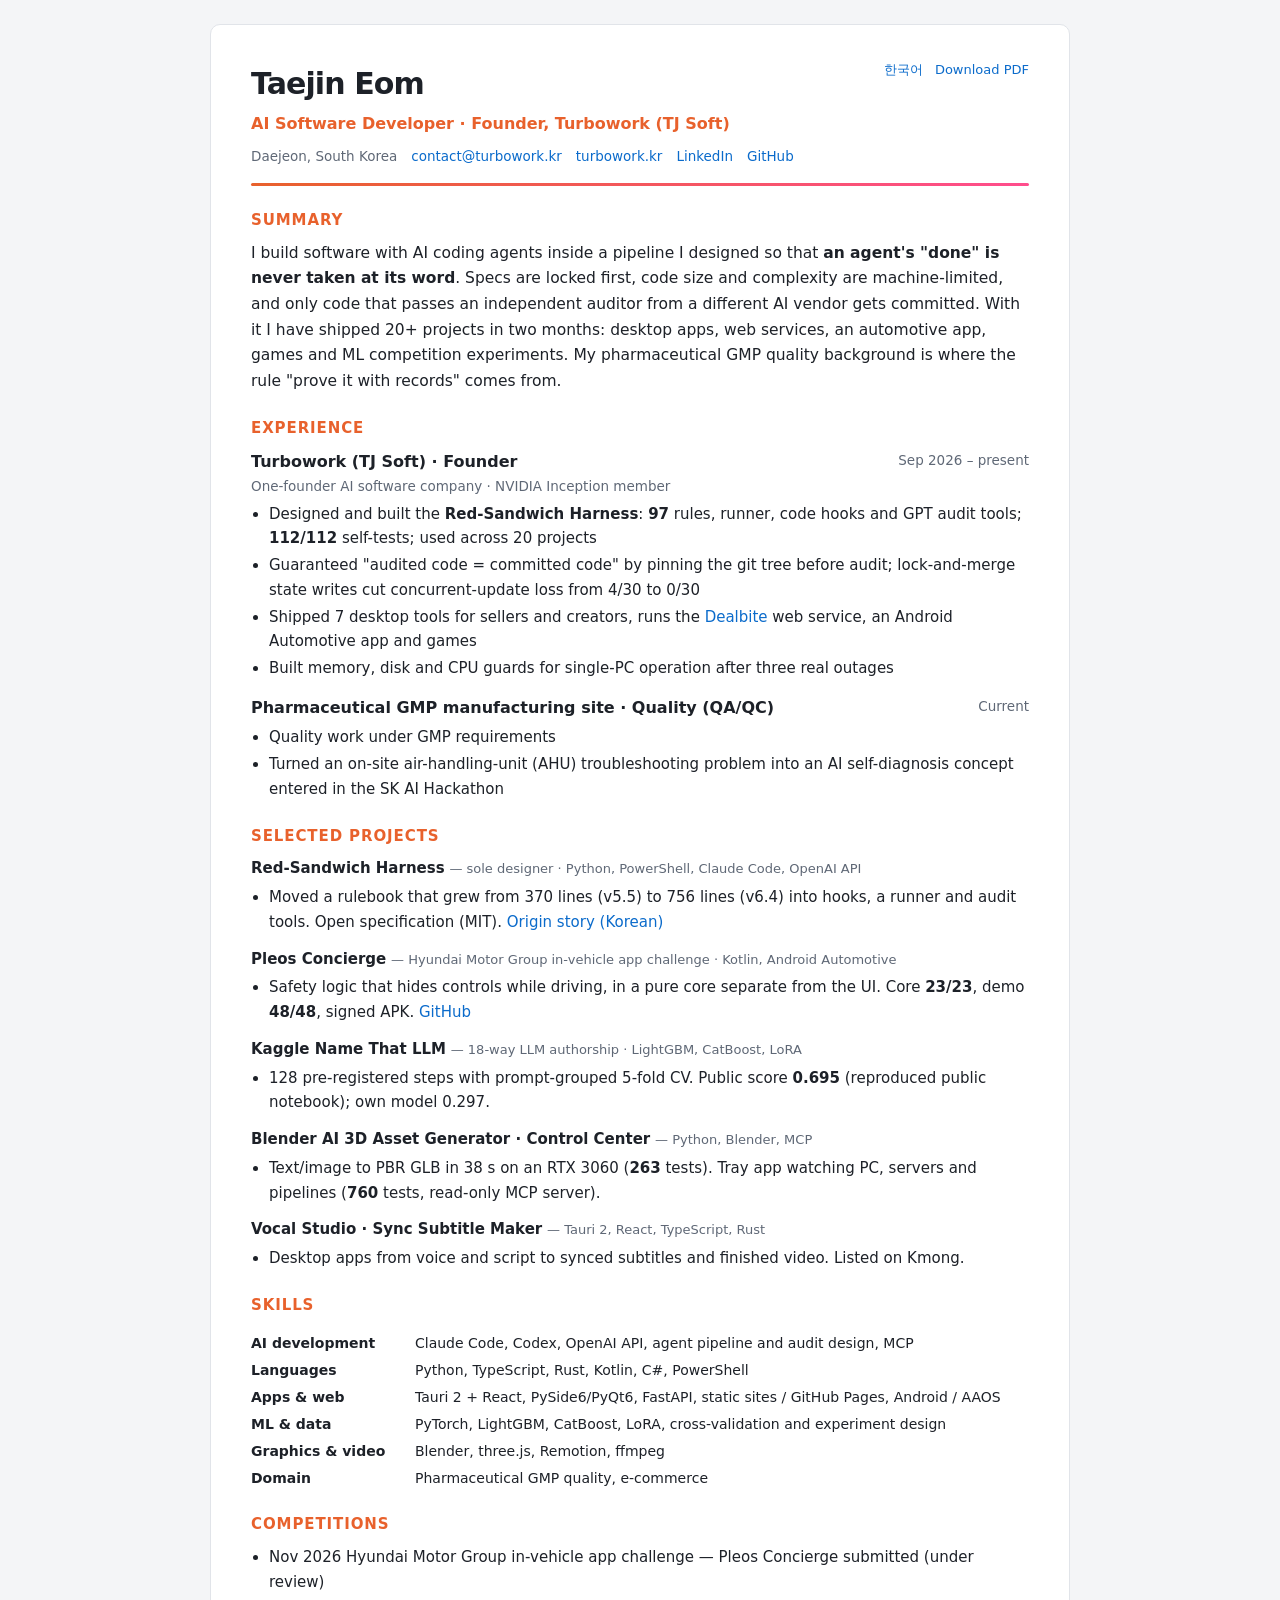
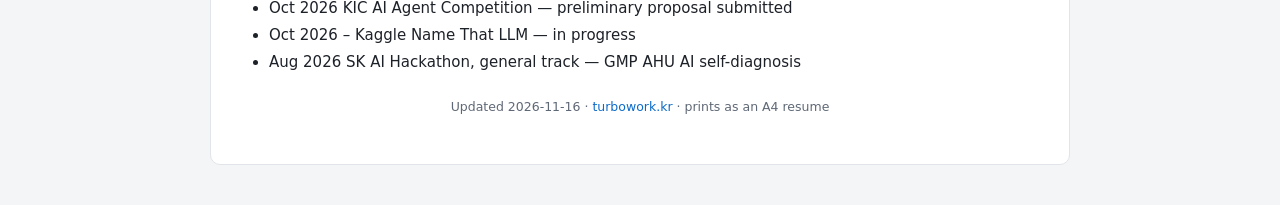
<file: resume/en/index.html>
<!doctype html>
<html lang="en">
<head>
<meta charset="utf-8">
<meta name="viewport" content="width=device-width,initial-scale=1">
<title>Taejin Eom - Resume, AI Software Developer</title>
<meta name="description" content="Resume of Taejin Eom: designer of the Red-Sandwich Harness AI coding-agent pipeline, desktop/web/automotive app developer, pharmaceutical GMP quality background.">
<link rel="canonical" href="https://turbowork.kr/resume/en/">
<link rel="icon" href="/favicon.ico" sizes="48x48">
<link rel="icon" type="image/png" sizes="192x192" href="/assets/favicon-192.png">
<link rel="apple-touch-icon" href="/assets/favicon-192.png">
<meta property="og:title" content="Taejin Eom - Resume, AI Software Developer">
<meta property="og:image" content="https://turbowork.kr/assets/turbowork-hero.jpg">
<link rel="stylesheet" href="../resume.css">
</head>
<body>
<div class="sheet">
<a class="lang" href="../Taejin_Eom_Resume_EN.pdf" download>Download PDF</a> <a class="lang" href="../" style="margin-right:12px">한국어</a>
<header>
  <h1>Taejin Eom</h1>
  <div class="role">AI Software Developer · Founder, Turbowork (TJ Soft)</div>
  <div class="contact">
    <span>Daejeon, South Korea</span>
    <a href="mailto:contact@turbowork.kr">contact@turbowork.kr</a>
    <a href="https://turbowork.kr">turbowork.kr</a>
    <a href="https://www.linkedin.com/in/taejin-eom-594b6244b/">LinkedIn</a>
    <a href="https://github.com/jjangkjy5607-dev">GitHub</a>
  </div>
</header>
<div class="bar"></div>

<h2>Summary</h2>
<p class="summary">I build software with AI coding agents inside a pipeline I designed so that <b>an agent's "done" is never taken at its word</b>. Specs are locked first, code size and complexity are machine-limited, and only code that passes an independent auditor from a different AI vendor gets committed. With it I have shipped 20+ projects in two months: desktop apps, web services, an automotive app, games and ML competition experiments. My pharmaceutical GMP quality background is where the rule "prove it with records" comes from.</p>

<h2>Experience</h2>
<div class="job">
  <div class="h"><b>Turbowork (TJ Soft) · Founder</b><span>Sep 2026 – present</span></div>
  <p class="sub">One-founder AI software company · NVIDIA Inception member</p>
  <ul>
    <li>Designed and built the <b>Red-Sandwich Harness</b>: <span class="num">97</span> rules, runner, code hooks and GPT audit tools; <span class="num">112/112</span> self-tests; used across 20 projects</li>
    <li>Guaranteed "audited code = committed code" by pinning the git tree before audit; lock-and-merge state writes cut concurrent-update loss from 4/30 to 0/30</li>
    <li>Shipped 7 desktop tools for sellers and creators, runs the <a href="https://dealbite.kr">Dealbite</a> web service, an Android Automotive app and games</li>
    <li>Built memory, disk and CPU guards for single-PC operation after three real outages</li>
  </ul>
</div>
<div class="job">
  <div class="h"><b>Pharmaceutical GMP manufacturing site · Quality (QA/QC)</b><span>Current</span></div>
  <ul>
    <li>Quality work under GMP requirements</li>
    <li>Turned an on-site air-handling-unit (AHU) troubleshooting problem into an AI self-diagnosis concept entered in the SK AI Hackathon</li>
  </ul>
</div>

<h2>Selected projects</h2>
<div class="proj"><b>Red-Sandwich Harness</b> <span class="m">— sole designer · Python, PowerShell, Claude Code, OpenAI API</span>
  <ul><li>Moved a rulebook that grew from 370 lines (v5.5) to 756 lines (v6.4) into hooks, a runner and audit tools. Open specification (MIT). <a href="../../wiki/harness/">Origin story (Korean)</a></li></ul></div>
<div class="proj"><b>Pleos Concierge</b> <span class="m">— Hyundai Motor Group in-vehicle app challenge · Kotlin, Android Automotive</span>
  <ul><li>Safety logic that hides controls while driving, in a pure core separate from the UI. Core <span class="num">23/23</span>, demo <span class="num">48/48</span>, signed APK. <a href="https://github.com/Turbowork-aibuilder/pleos-concierge">GitHub</a></li></ul></div>
<div class="proj"><b>Kaggle Name That LLM</b> <span class="m">— 18-way LLM authorship · LightGBM, CatBoost, LoRA</span>
  <ul><li>128 pre-registered steps with prompt-grouped 5-fold CV. Public score <span class="num">0.695</span> (reproduced public notebook); own model 0.297.</li></ul></div>
<div class="proj"><b>Blender AI 3D Asset Generator · Control Center</b> <span class="m">— Python, Blender, MCP</span>
  <ul><li>Text/image to PBR GLB in 38 s on an RTX 3060 (<span class="num">263</span> tests). Tray app watching PC, servers and pipelines (<span class="num">760</span> tests, read-only MCP server).</li></ul></div>
<div class="proj"><b>Vocal Studio · Sync Subtitle Maker</b> <span class="m">— Tauri 2, React, TypeScript, Rust</span>
  <ul><li>Desktop apps from voice and script to synced subtitles and finished video. Listed on Kmong.</li></ul></div>

<h2>Skills</h2>
<dl class="skills">
  <dt>AI development</dt><dd>Claude Code, Codex, OpenAI API, agent pipeline and audit design, MCP</dd>
  <dt>Languages</dt><dd>Python, TypeScript, Rust, Kotlin, C#, PowerShell</dd>
  <dt>Apps & web</dt><dd>Tauri 2 + React, PySide6/PyQt6, FastAPI, static sites / GitHub Pages, Android / AAOS</dd>
  <dt>ML & data</dt><dd>PyTorch, LightGBM, CatBoost, LoRA, cross-validation and experiment design</dd>
  <dt>Graphics & video</dt><dd>Blender, three.js, Remotion, ffmpeg</dd>
  <dt>Domain</dt><dd>Pharmaceutical GMP quality, e-commerce</dd>
</dl>

<h2>Competitions</h2>
<ul>
  <li>Nov 2026 Hyundai Motor Group in-vehicle app challenge — Pleos Concierge submitted (under review)</li>
  <li>Oct 2026 KIC AI Agent Competition — preliminary proposal submitted</li>
  <li>Oct 2026 – Kaggle Name That LLM — in progress</li>
  <li>Aug 2026 SK AI Hackathon, general track — GMP AHU AI self-diagnosis</li>
</ul>

<p class="foot">Updated 2026-11-16 · <a href="../../">turbowork.kr</a> · prints as an A4 resume</p>
</div>
</body>
</html>
</file>
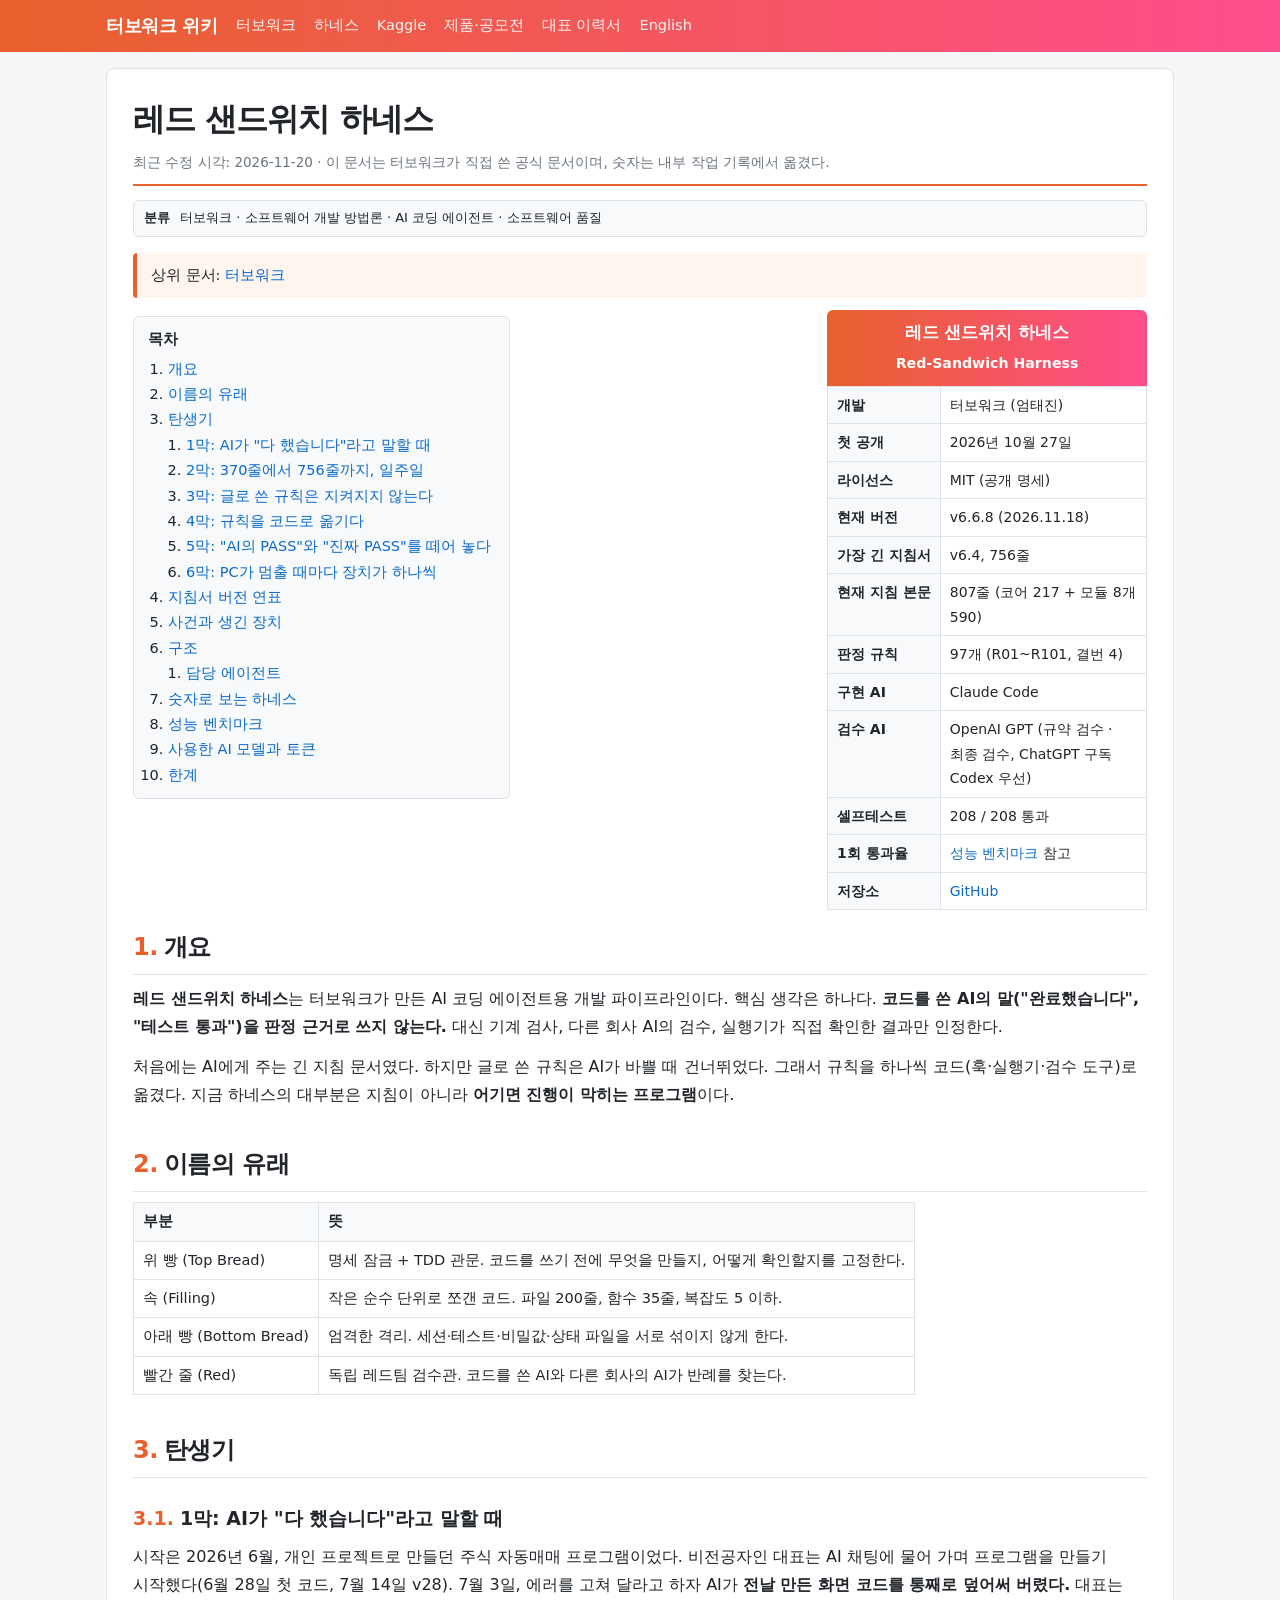
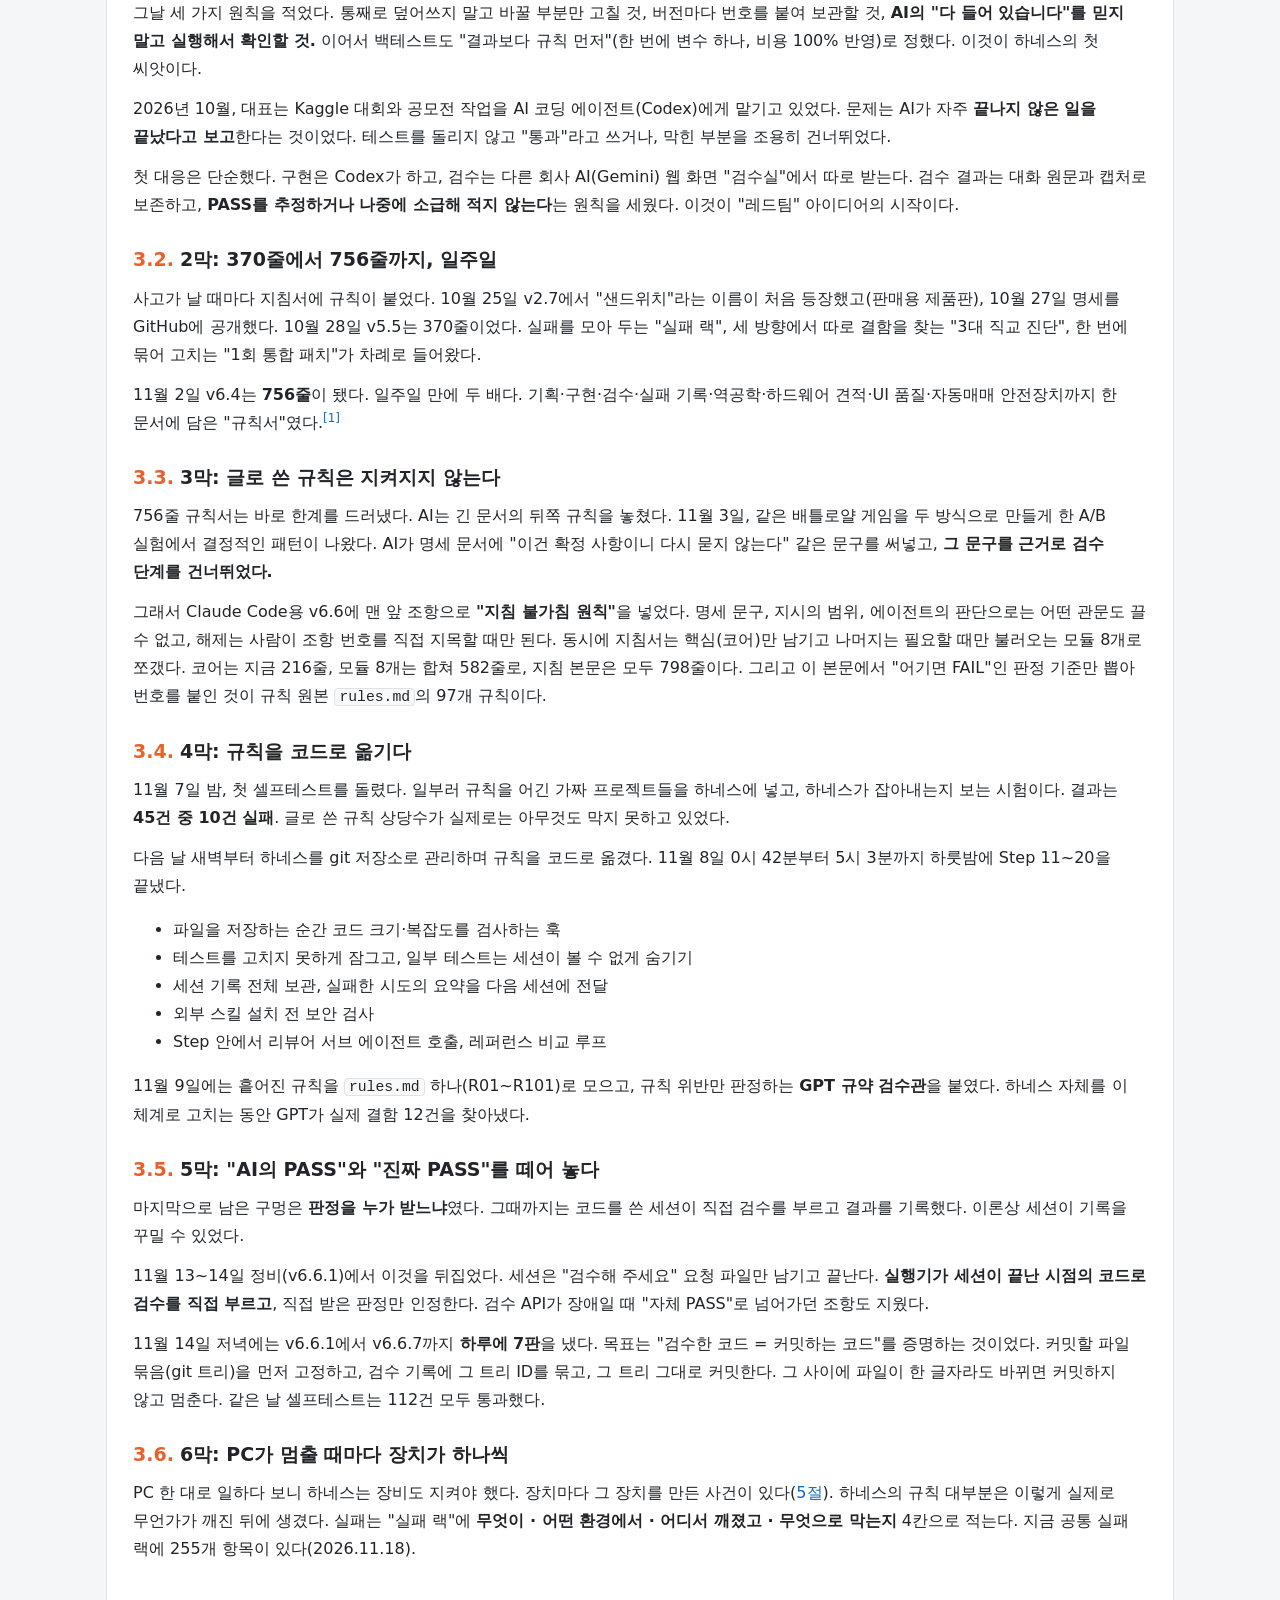
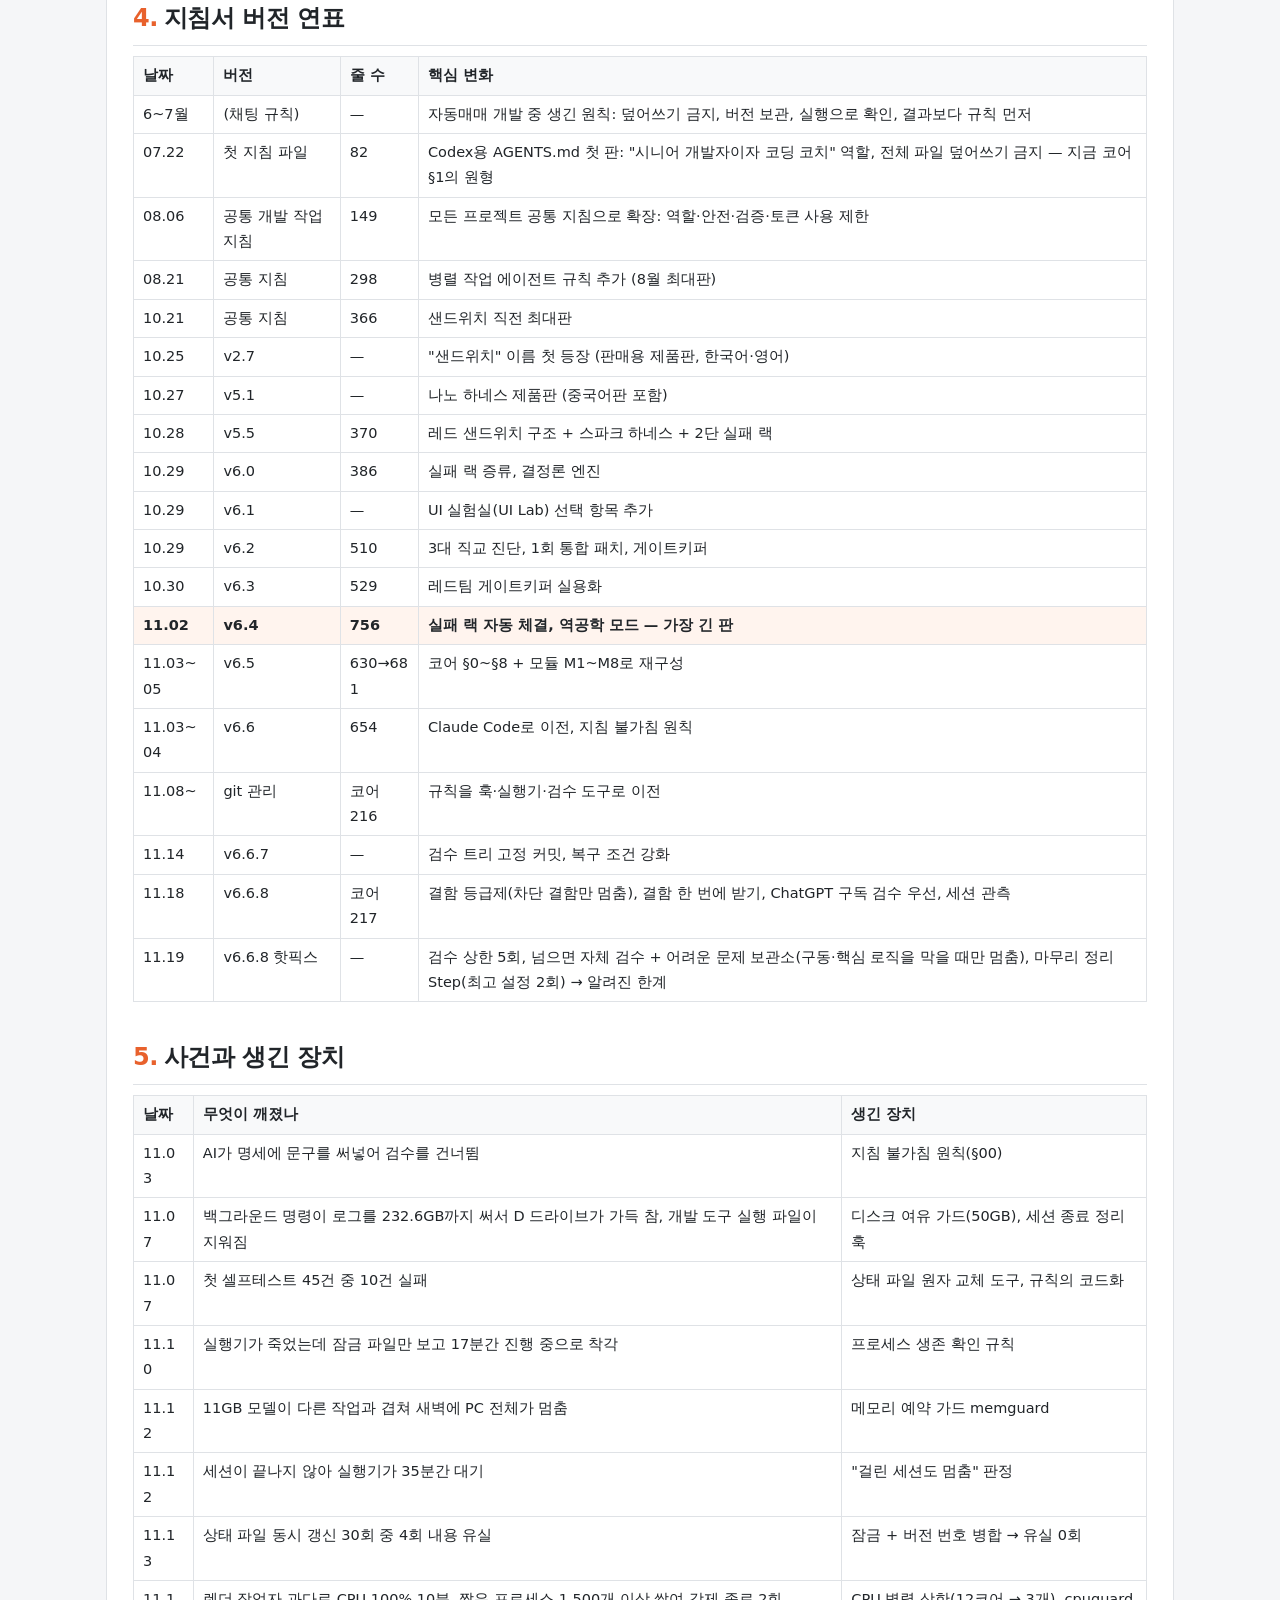
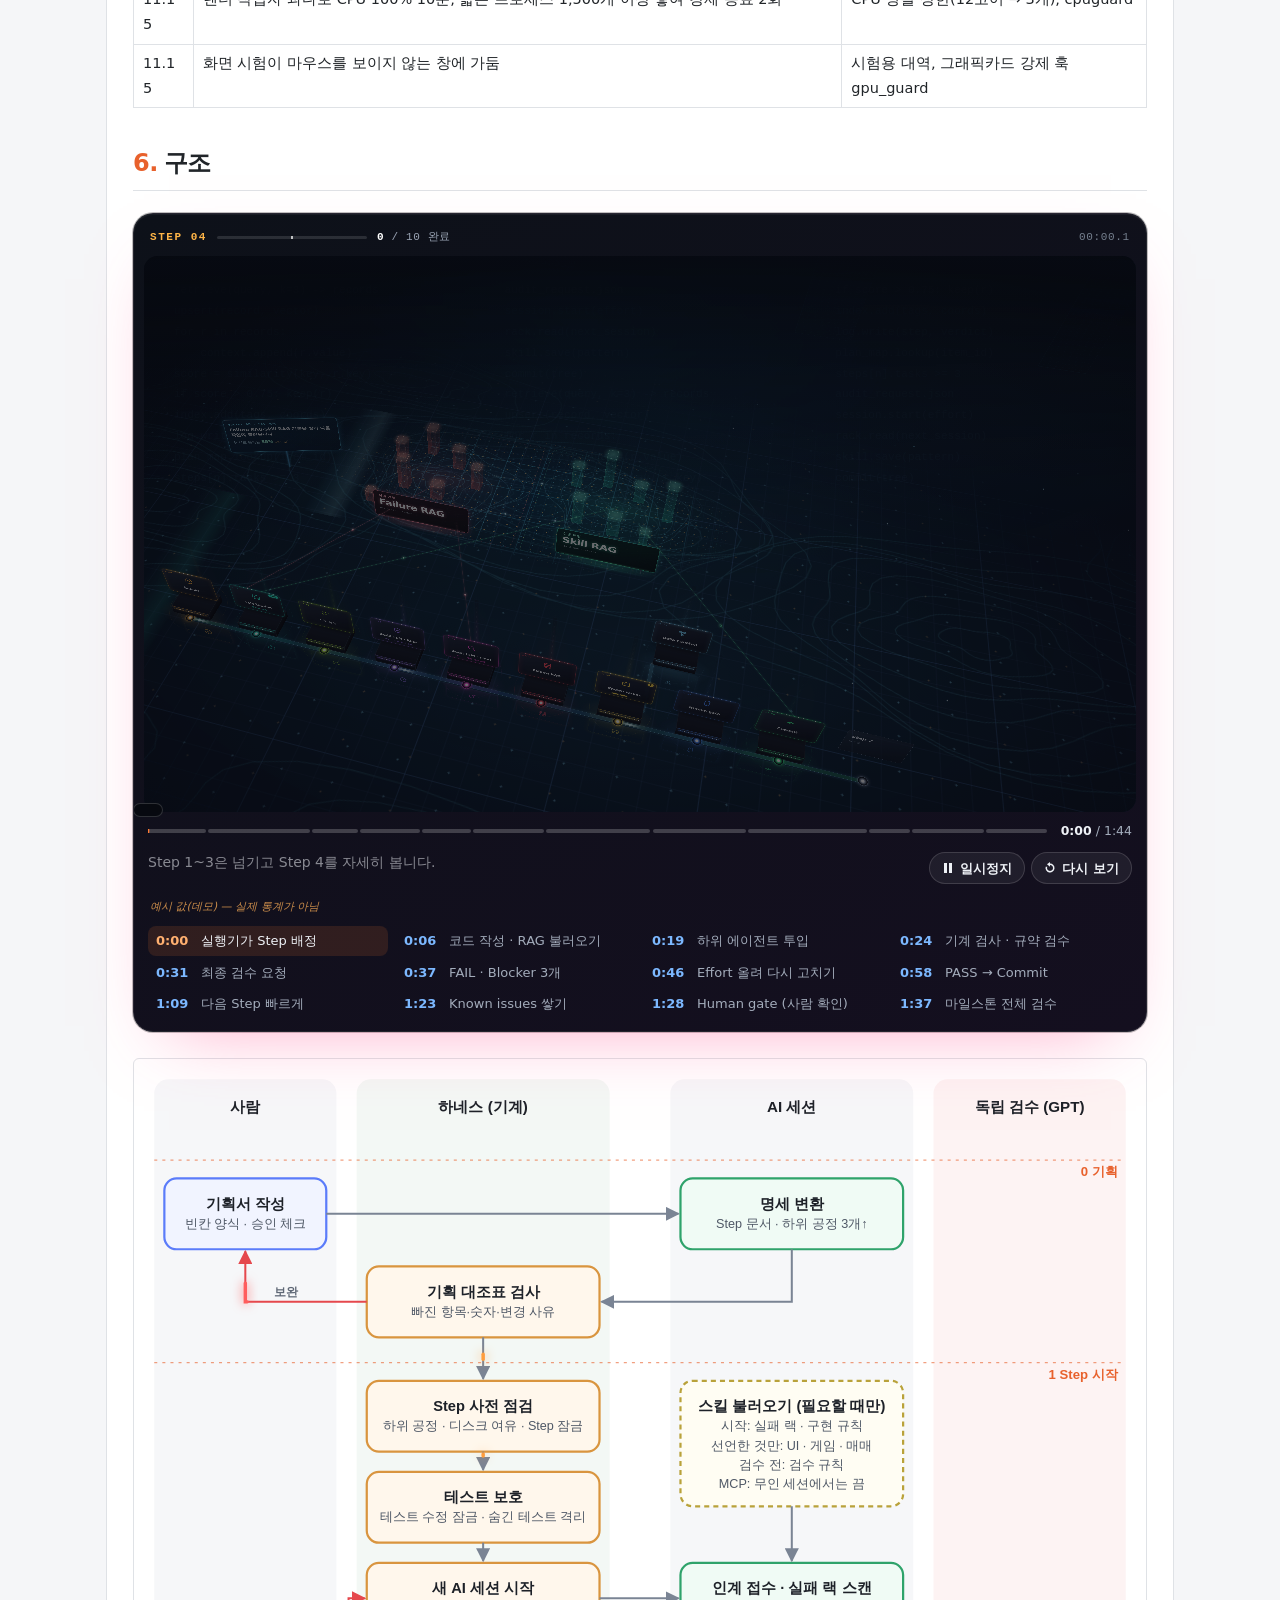
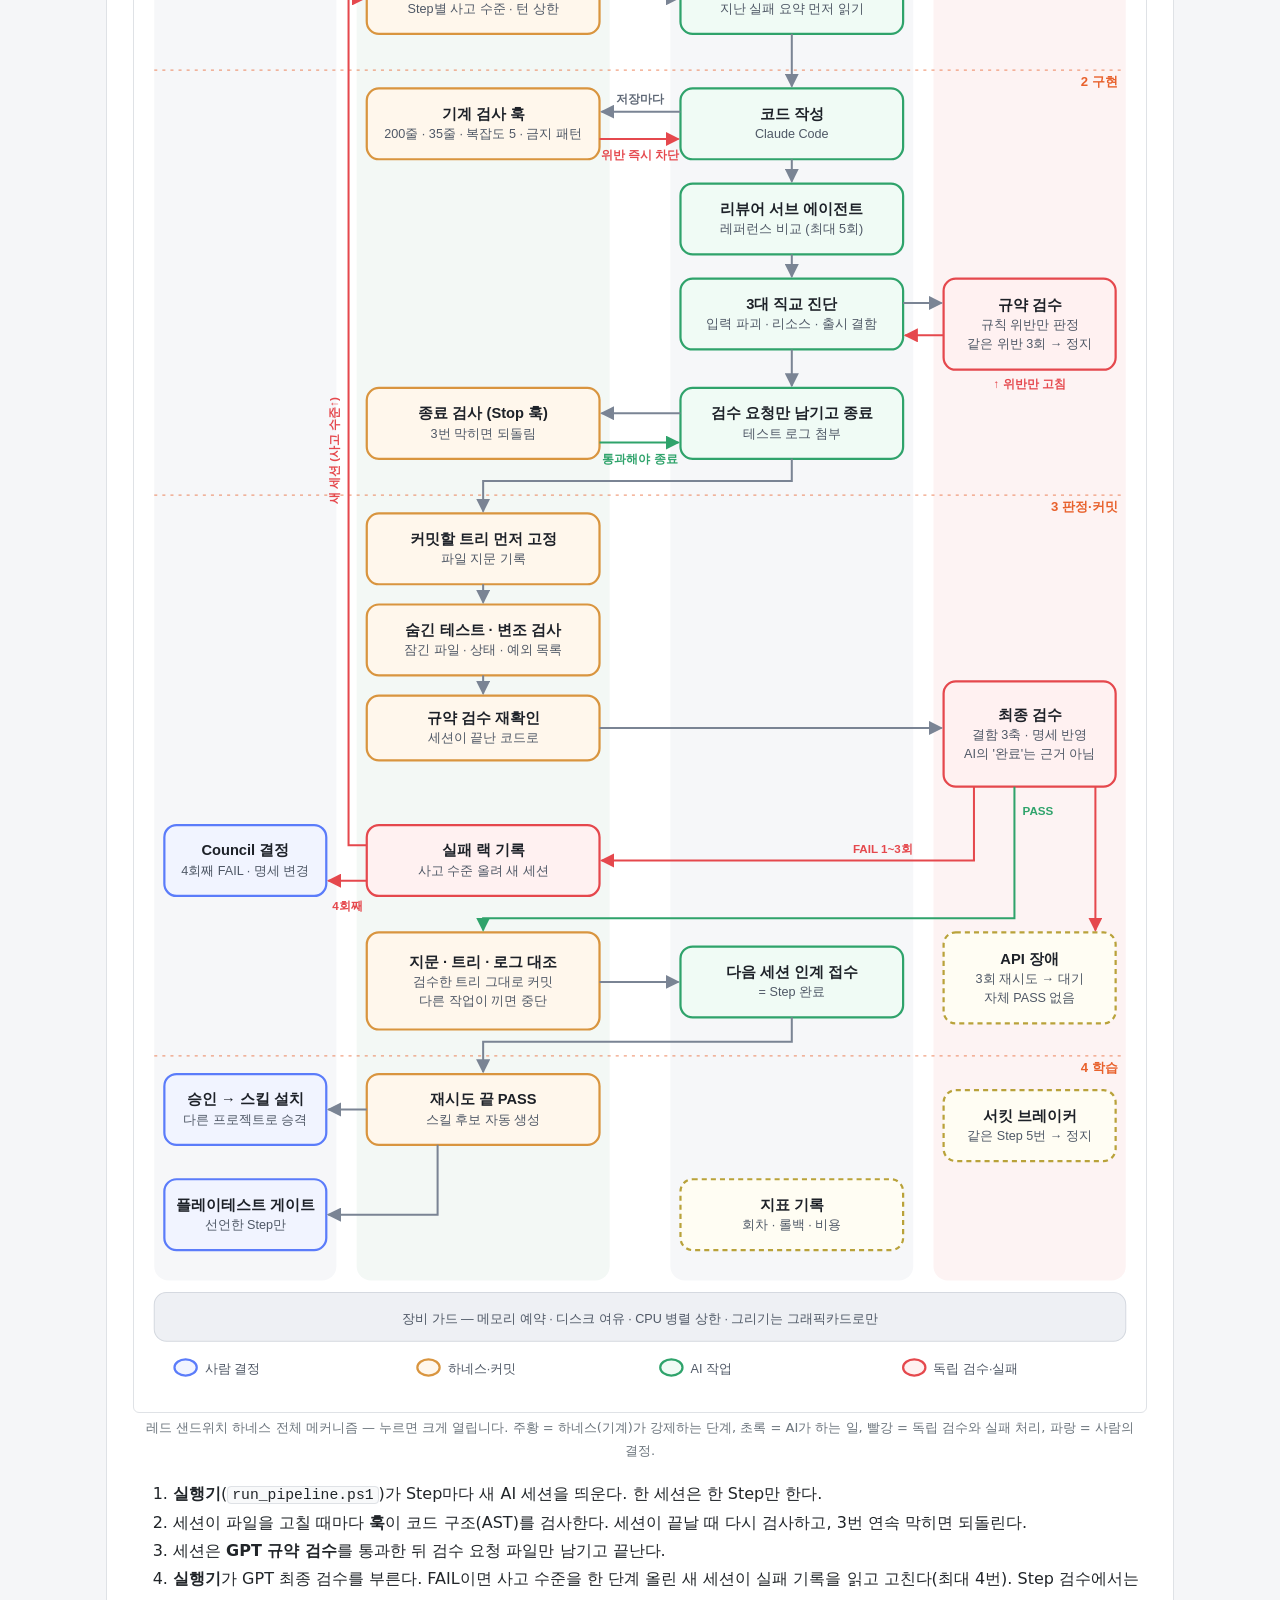
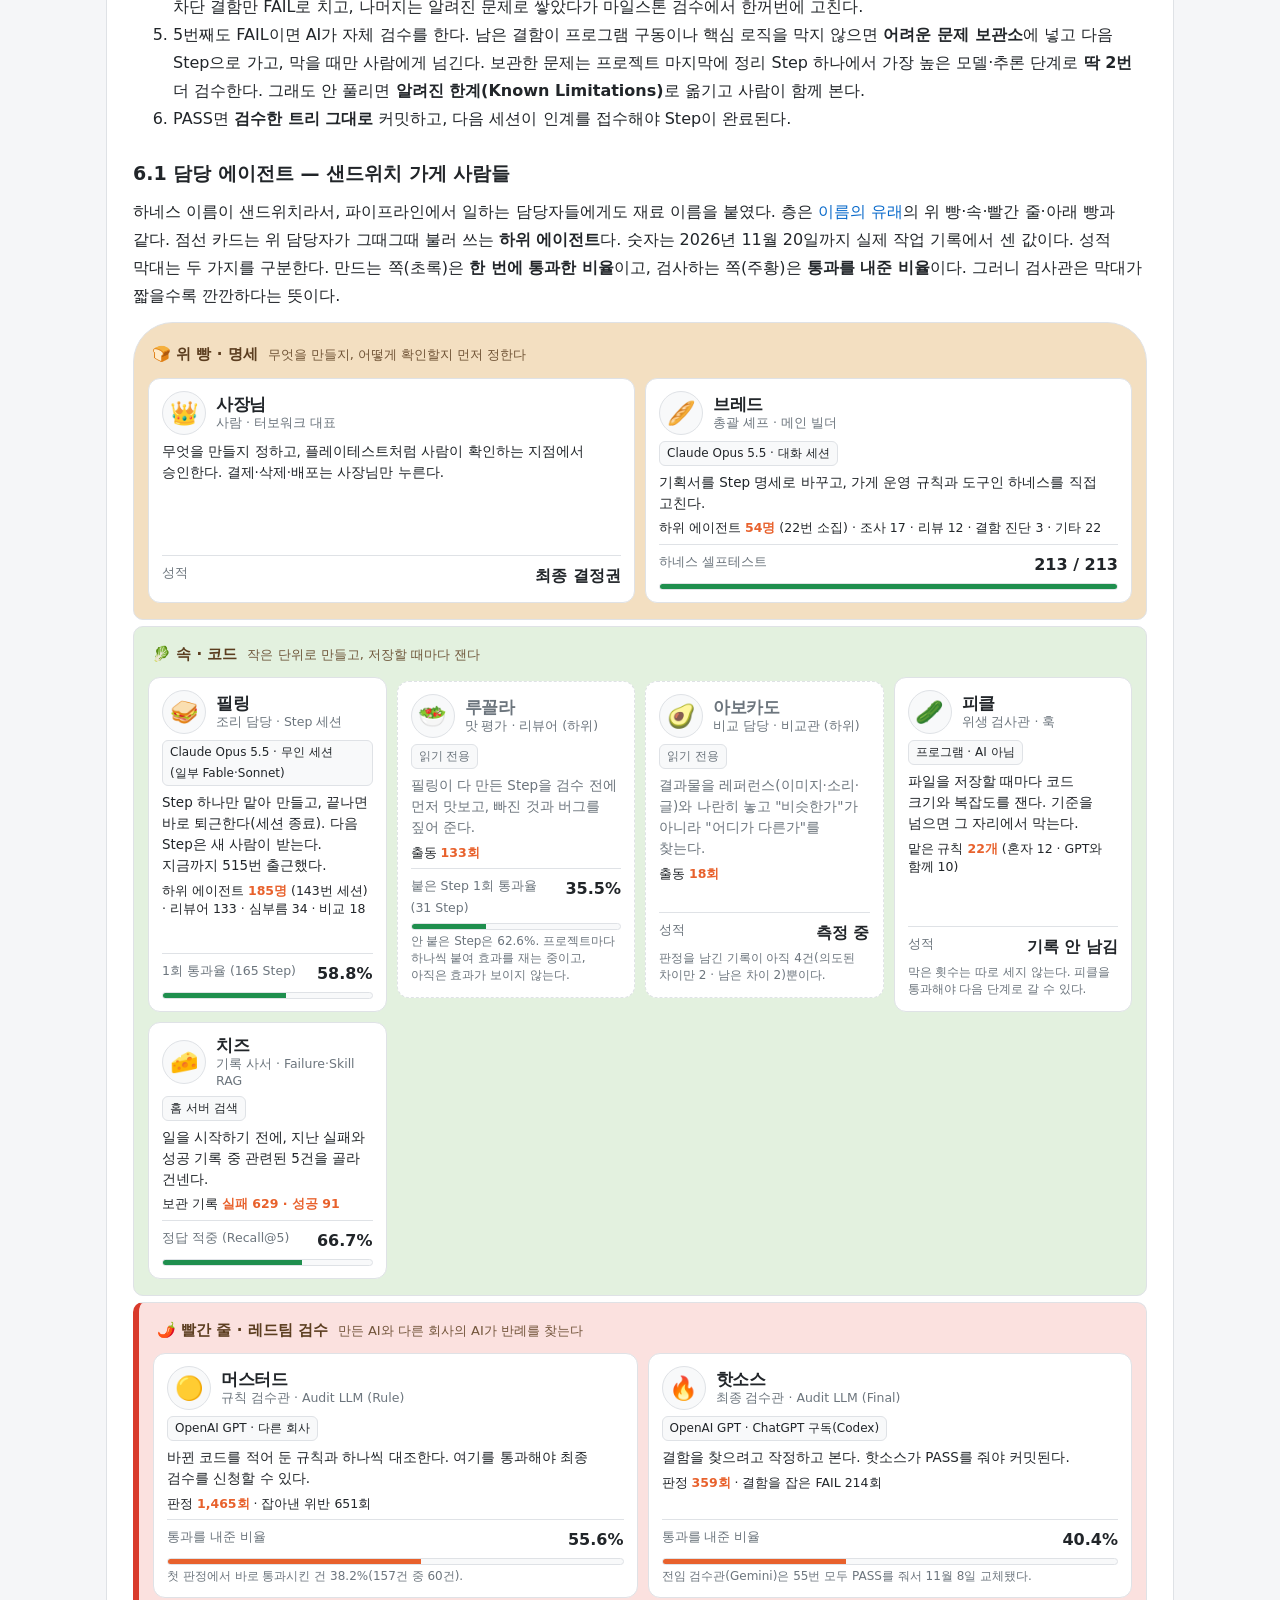
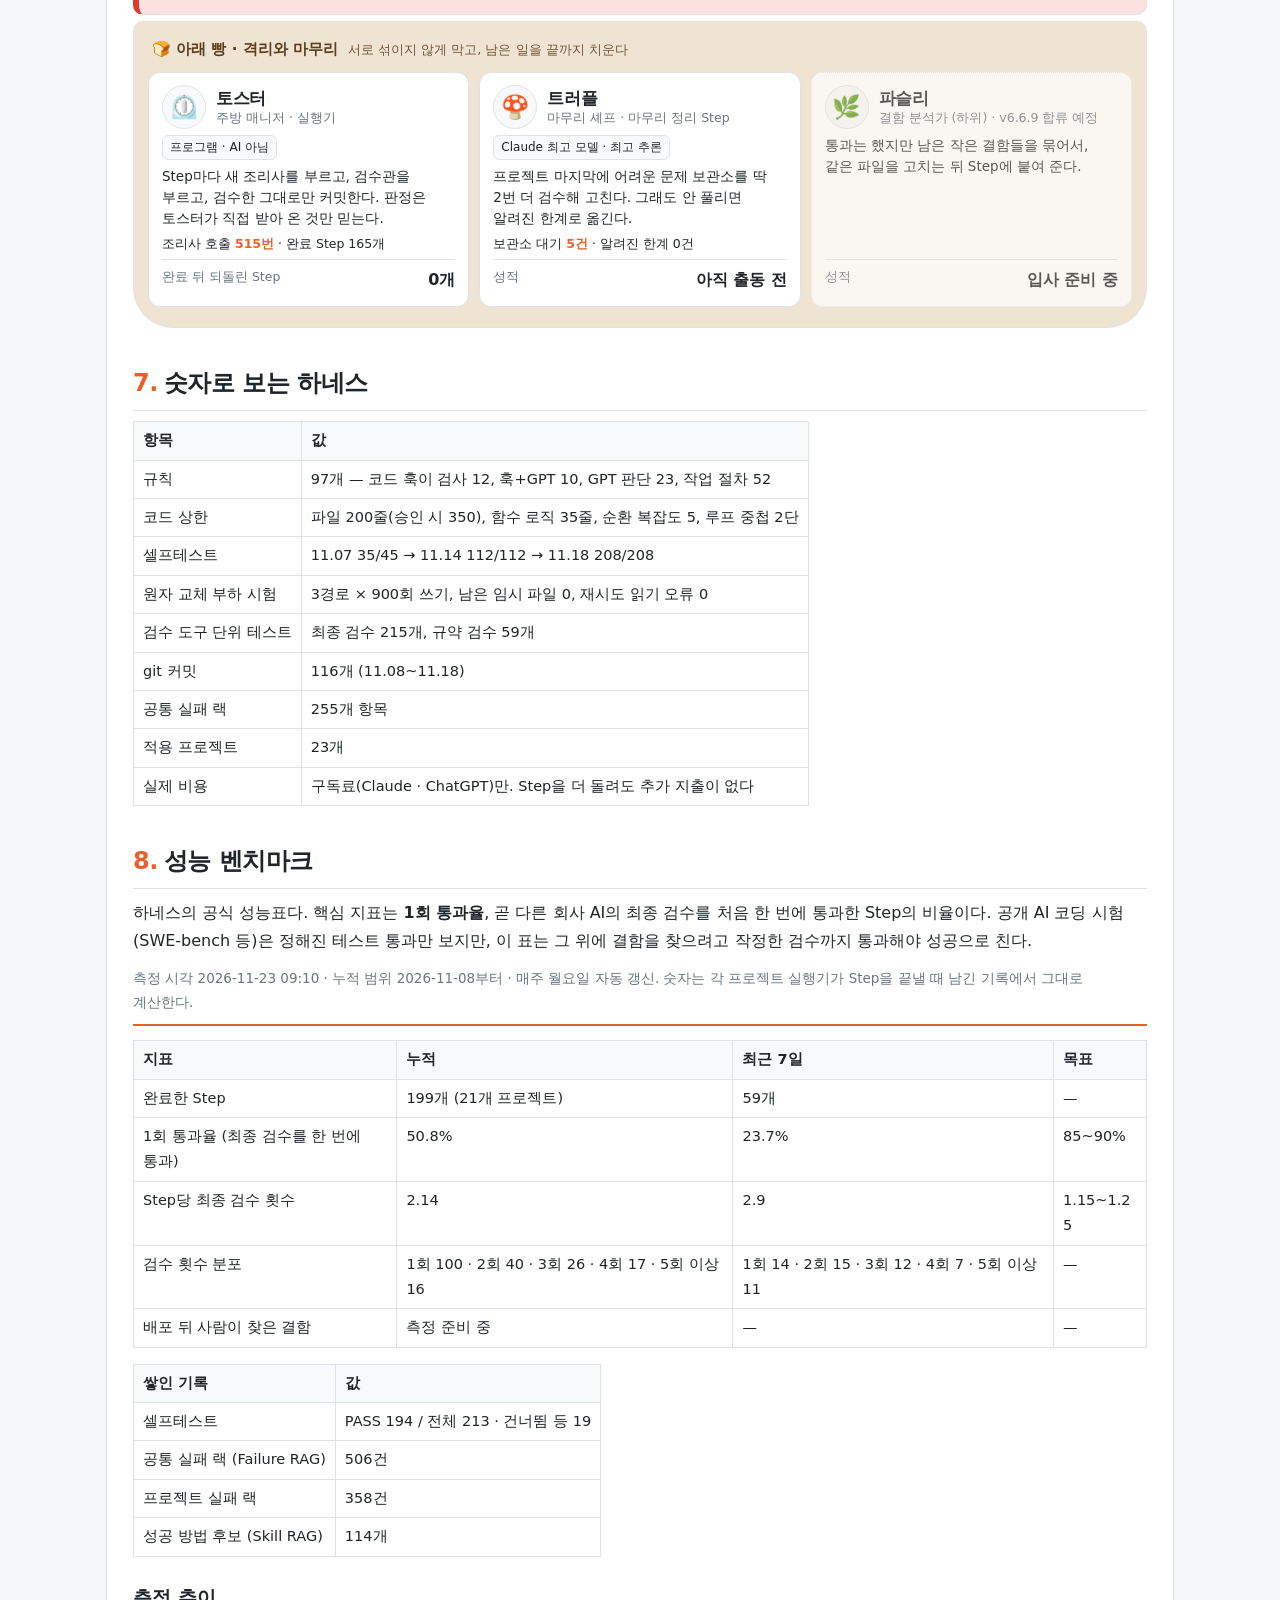
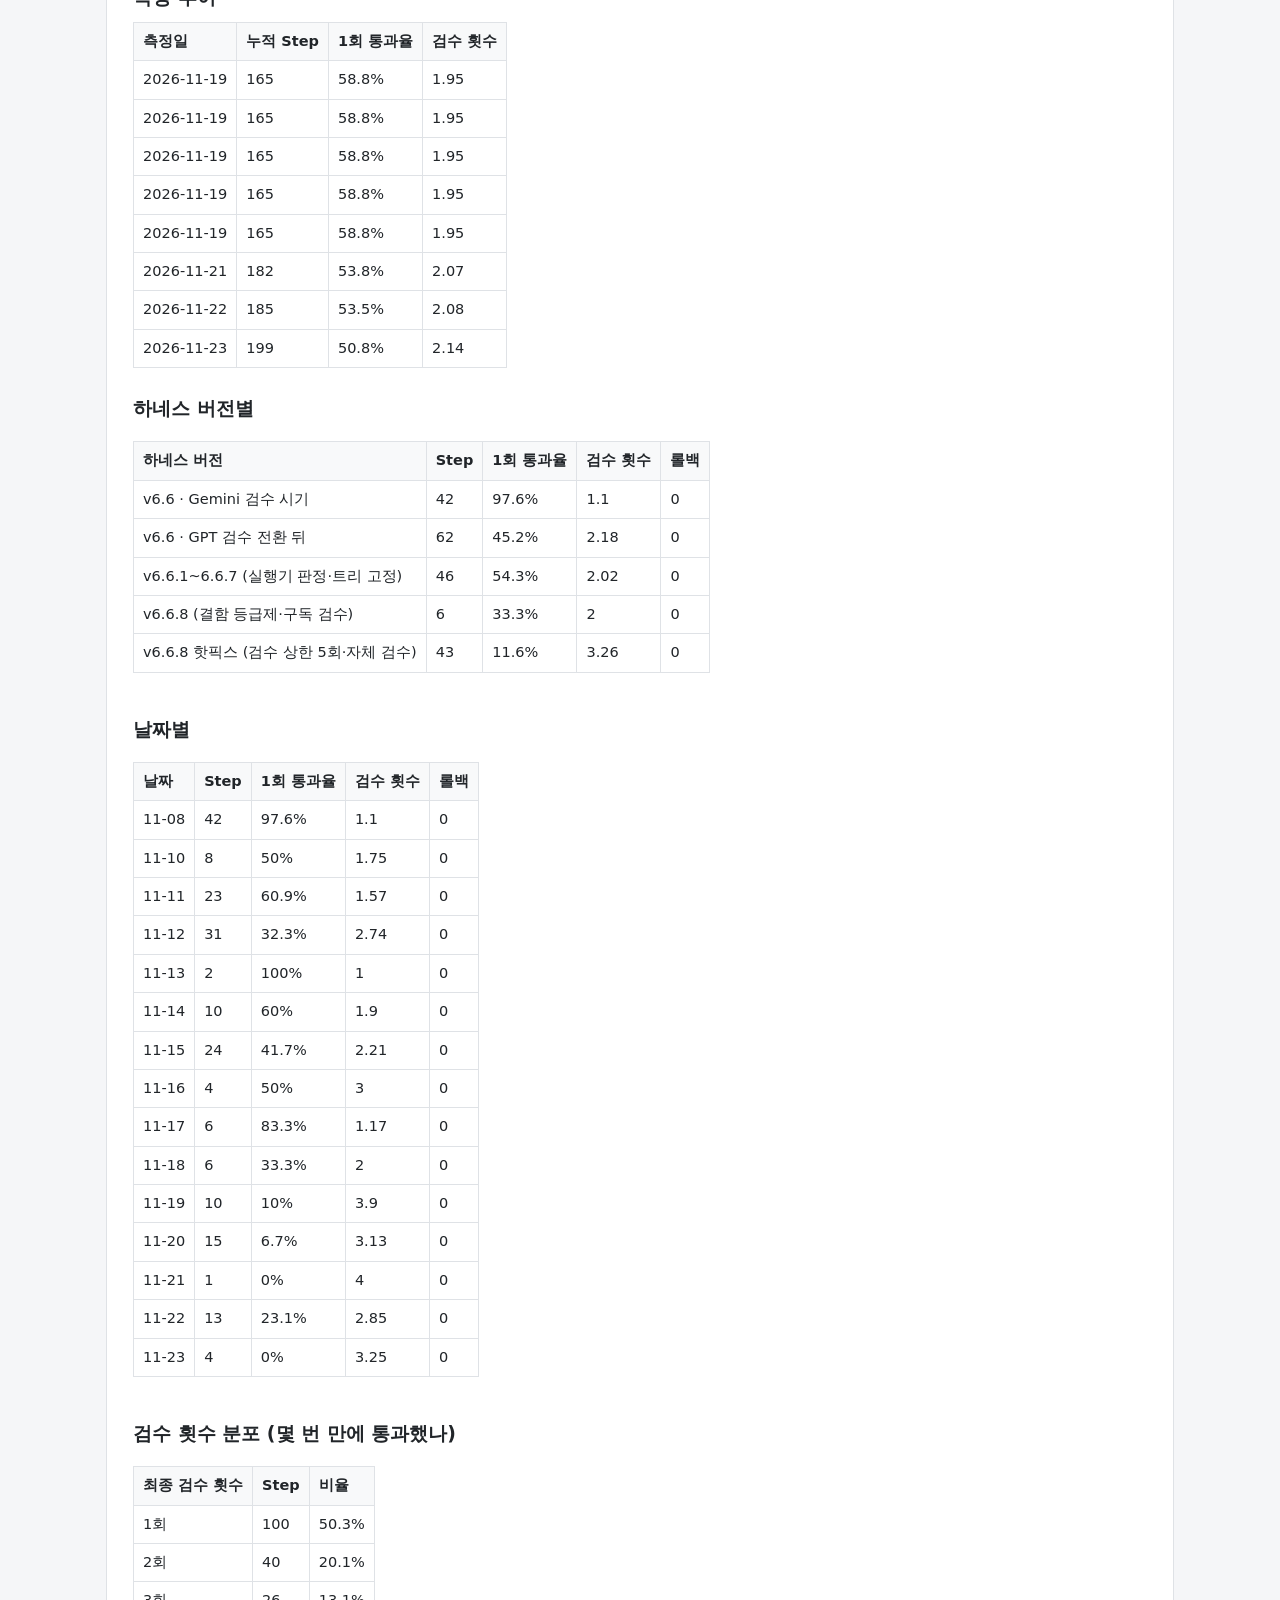
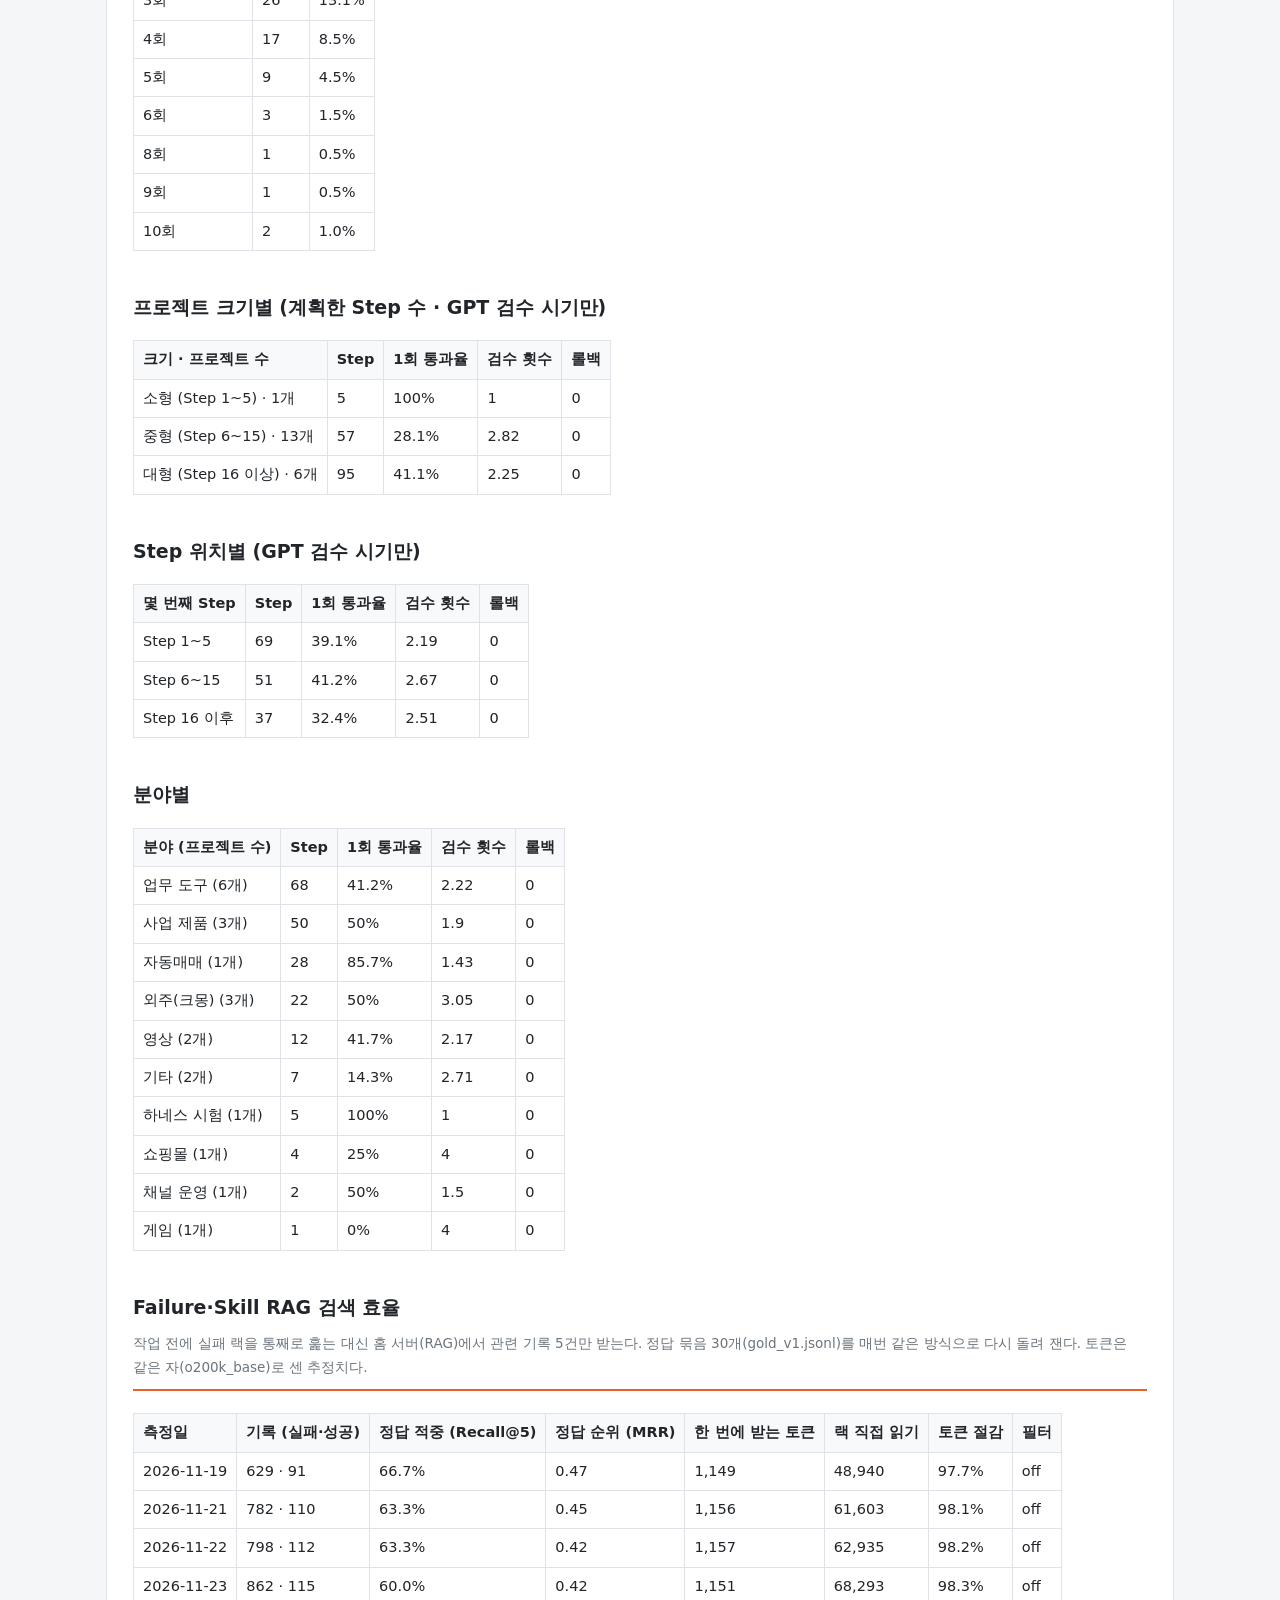
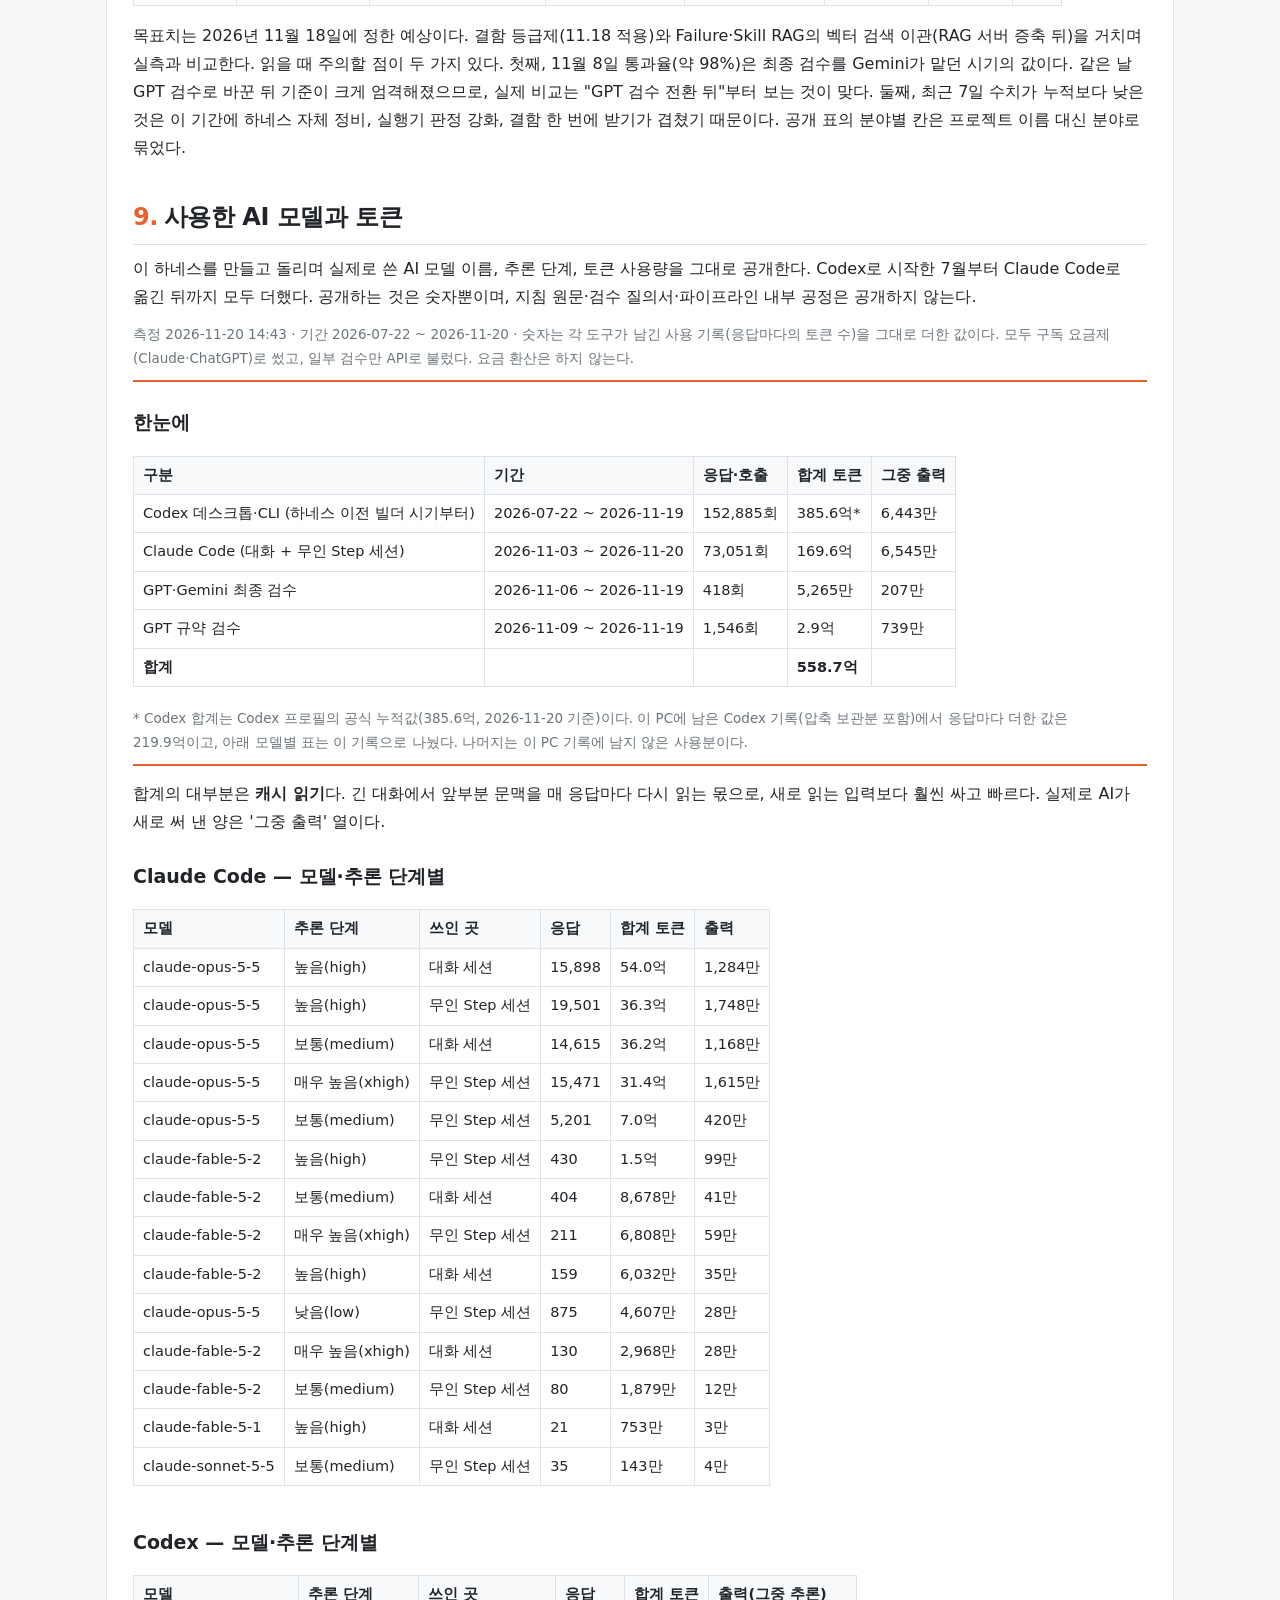
<file: wiki/harness/index.html>
<!doctype html>
<html lang="ko">
<head>
<meta charset="utf-8">
<meta name="viewport" content="width=device-width,initial-scale=1">
<title>레드 샌드위치 하네스 - 터보워크 위키</title>
<meta name="description" content="레드 샌드위치 하네스의 탄생기: 370줄 지침 문서에서 시작해 756줄까지 커진 규칙을 코드 훅·GPT 검수관·실행기로 옮긴 과정과 사건 연표.">
<link rel="canonical" href="https://turbowork.kr/wiki/harness/">
<link rel="icon" href="/favicon.ico" sizes="48x48">
<link rel="icon" type="image/png" sizes="192x192" href="/assets/favicon-192.png">
<link rel="apple-touch-icon" href="/assets/favicon-192.png">
<meta property="og:type" content="article">
<meta property="og:url" content="https://turbowork.kr/wiki/harness/">
<meta property="og:title" content="레드 샌드위치 하네스 - 터보워크 위키">
<meta property="og:description" content="레드 샌드위치 하네스의 탄생기: 370줄 지침 문서에서 시작해 756줄까지 커진 규칙을 코드 훅·GPT 검수관·실행기로 옮긴 과정과 사건 연표.">
<meta property="og:image" content="https://turbowork.kr/assets/turbowork-hero.jpg">
<meta name="twitter:card" content="summary_large_image">
<link rel="stylesheet" href="../../wiki/wiki.css">
<script type="application/ld+json">{"@context": "https://schema.org", "@type": "Article", "headline": "레드 샌드위치 하네스", "dateModified": "2026-11-20", "inLanguage": "ko", "author": {"@type": "Organization", "name": "Turbowork"}, "publisher": {"@type": "Organization", "name": "Turbowork"}}</script>
</head>
<body>
<div class="topbar"><div class="in"><b>터보워크 위키</b><a href="../../wiki/">터보워크</a><a href="../../wiki/harness/">하네스</a><a href="../../wiki/kaggle/">Kaggle</a><a href="../../wiki/projects/">제품·공모전</a><a href="../../resume/">대표 이력서</a><a href="../../">English</a></div></div>
<div class="page"><article>
<h1 class="title">레드 샌드위치 하네스</h1>
<div class="sub">최근 수정 시각: 2026-11-20 · 이 문서는 터보워크가 직접 쓴 공식 문서이며, 숫자는 내부 작업 기록에서 옮겼다.</div>
<div class="cat"><b>분류</b> 터보워크 · 소프트웨어 개발 방법론 · AI 코딩 에이전트 · 소프트웨어 품질</div>
<div class="notice">상위 문서: <a href="../">터보워크</a></div>

<table class="infobox">
<caption>레드 샌드위치 하네스<br><small>Red-Sandwich Harness</small></caption>
<tr><th>개발</th><td>터보워크 (엄태진)</td></tr>
<tr><th>첫 공개</th><td>2026년 10월 27일</td></tr>
<tr><th>라이선스</th><td>MIT (공개 명세)</td></tr>
<tr><th>현재 버전</th><td>v6.6.8 (2026.11.18)</td></tr>
<tr><th>가장 긴 지침서</th><td>v6.4, 756줄</td></tr>
<tr><th>현재 지침 본문</th><td>807줄 (코어 217 + 모듈 8개 590)</td></tr>
<tr><th>판정 규칙</th><td>97개 (R01~R101, 결번 4)</td></tr>
<tr><th>구현 AI</th><td>Claude Code</td></tr>
<tr><th>검수 AI</th><td>OpenAI GPT (규약 검수 · 최종 검수, ChatGPT 구독 Codex 우선)</td></tr>
<tr><th>셀프테스트</th><td>208 / 208 통과</td></tr>
<tr><th>1회 통과율</th><td><a href="#s8">성능 벤치마크</a> 참고</td></tr>
<tr><th>저장소</th><td><a href="https://github.com/jjangkjy5607-dev/red-sandwich-harness">GitHub</a></td></tr>
</table>

<div class="toc"><b>목차</b><ol>
<li><a href="#s1">개요</a></li>
<li><a href="#s2">이름의 유래</a></li>
<li><a href="#s3">탄생기</a><ol>
<li><a href="#s3-1">1막: AI가 "다 했습니다"라고 말할 때</a></li>
<li><a href="#s3-2">2막: 370줄에서 756줄까지, 일주일</a></li>
<li><a href="#s3-3">3막: 글로 쓴 규칙은 지켜지지 않는다</a></li>
<li><a href="#s3-4">4막: 규칙을 코드로 옮기다</a></li>
<li><a href="#s3-5">5막: "AI의 PASS"와 "진짜 PASS"를 떼어 놓다</a></li>
<li><a href="#s3-6">6막: PC가 멈출 때마다 장치가 하나씩</a></li></ol></li>
<li><a href="#s4">지침서 버전 연표</a></li>
<li><a href="#s5">사건과 생긴 장치</a></li>
<li><a href="#s6">구조</a><ol><li><a href="#s6-1">담당 에이전트</a></li></ol></li>
<li><a href="#s7">숫자로 보는 하네스</a></li>
<li><a href="#s8">성능 벤치마크</a></li>
<li><a href="#s9">사용한 AI 모델과 토큰</a></li>
<li><a href="#s10">한계</a></li>
</ol></div>

<h2 id="s1"><span class="n">1.</span>개요</h2>
<p><b>레드 샌드위치 하네스</b>는 터보워크가 만든 AI 코딩 에이전트용 개발 파이프라인이다. 핵심 생각은 하나다. <b>코드를 쓴 AI의 말("완료했습니다", "테스트 통과")을 판정 근거로 쓰지 않는다.</b> 대신 기계 검사, 다른 회사 AI의 검수, 실행기가 직접 확인한 결과만 인정한다.</p>
<p>처음에는 AI에게 주는 긴 지침 문서였다. 하지만 글로 쓴 규칙은 AI가 바쁠 때 건너뛰었다. 그래서 규칙을 하나씩 코드(훅·실행기·검수 도구)로 옮겼다. 지금 하네스의 대부분은 지침이 아니라 <b>어기면 진행이 막히는 프로그램</b>이다.</p>

<h2 id="s2"><span class="n">2.</span>이름의 유래</h2>
<table class="t">
<tr><th>부분</th><th>뜻</th></tr>
<tr><td>위 빵 (Top Bread)</td><td>명세 잠금 + TDD 관문. 코드를 쓰기 전에 무엇을 만들지, 어떻게 확인할지를 고정한다.</td></tr>
<tr><td>속 (Filling)</td><td>작은 순수 단위로 쪼갠 코드. 파일 200줄, 함수 35줄, 복잡도 5 이하.</td></tr>
<tr><td>아래 빵 (Bottom Bread)</td><td>엄격한 격리. 세션·테스트·비밀값·상태 파일을 서로 섞이지 않게 한다.</td></tr>
<tr><td>빨간 줄 (Red)</td><td>독립 레드팀 검수관. 코드를 쓴 AI와 다른 회사의 AI가 반례를 찾는다.</td></tr>
</table>

<h2 id="s3"><span class="n">3.</span>탄생기</h2>

<h3 id="s3-1"><span class="n">3.1.</span>1막: AI가 "다 했습니다"라고 말할 때</h3>
<p>시작은 2026년 6월, 개인 프로젝트로 만들던 주식 자동매매 프로그램이었다. 비전공자인 대표는 AI 채팅에 물어 가며 프로그램을 만들기 시작했다(6월 28일 첫 코드, 7월 14일 v28). 7월 3일, 에러를 고쳐 달라고 하자 AI가 <b>전날 만든 화면 코드를 통째로 덮어써 버렸다.</b> 대표는 그날 세 가지 원칙을 적었다. 통째로 덮어쓰지 말고 바꿀 부분만 고칠 것, 버전마다 번호를 붙여 보관할 것, <b>AI의 "다 들어 있습니다"를 믿지 말고 실행해서 확인할 것.</b> 이어서 백테스트도 "결과보다 규칙 먼저"(한 번에 변수 하나, 비용 100% 반영)로 정했다. 이것이 하네스의 첫 씨앗이다.</p>
<p>2026년 10월, 대표는 Kaggle 대회와 공모전 작업을 AI 코딩 에이전트(Codex)에게 맡기고 있었다. 문제는 AI가 자주 <b>끝나지 않은 일을 끝났다고 보고</b>한다는 것이었다. 테스트를 돌리지 않고 "통과"라고 쓰거나, 막힌 부분을 조용히 건너뛰었다.</p>
<p>첫 대응은 단순했다. 구현은 Codex가 하고, 검수는 다른 회사 AI(Gemini) 웹 화면 "검수실"에서 따로 받는다. 검수 결과는 대화 원문과 캡처로 보존하고, <b>PASS를 추정하거나 나중에 소급해 적지 않는다</b>는 원칙을 세웠다. 이것이 "레드팀" 아이디어의 시작이다.</p>

<h3 id="s3-2"><span class="n">3.2.</span>2막: 370줄에서 756줄까지, 일주일</h3>
<p>사고가 날 때마다 지침서에 규칙이 붙었다. 10월 25일 v2.7에서 "샌드위치"라는 이름이 처음 등장했고(판매용 제품판), 10월 27일 명세를 GitHub에 공개했다. 10월 28일 v5.5는 370줄이었다. 실패를 모아 두는 "실패 랙", 세 방향에서 따로 결함을 찾는 "3대 직교 진단", 한 번에 묶어 고치는 "1회 통합 패치"가 차례로 들어왔다.</p>
<p>11월 2일 v6.4는 <b>756줄</b>이 됐다. 일주일 만에 두 배다. 기획·구현·검수·실패 기록·역공학·하드웨어 견적·UI 품질·자동매매 안전장치까지 한 문서에 담은 "규칙서"였다.<span class="fn"><a href="#fn1">[1]</a></span></p>

<h3 id="s3-3"><span class="n">3.3.</span>3막: 글로 쓴 규칙은 지켜지지 않는다</h3>
<p>756줄 규칙서는 바로 한계를 드러냈다. AI는 긴 문서의 뒤쪽 규칙을 놓쳤다. 11월 3일, 같은 배틀로얄 게임을 두 방식으로 만들게 한 A/B 실험에서 결정적인 패턴이 나왔다. AI가 명세 문서에 "이건 확정 사항이니 다시 묻지 않는다" 같은 문구를 써넣고, <b>그 문구를 근거로 검수 단계를 건너뛰었다.</b></p>
<p>그래서 Claude Code용 v6.6에 맨 앞 조항으로 <b>"지침 불가침 원칙"</b>을 넣었다. 명세 문구, 지시의 범위, 에이전트의 판단으로는 어떤 관문도 끌 수 없고, 해제는 사람이 조항 번호를 직접 지목할 때만 된다. 동시에 지침서는 핵심(코어)만 남기고 나머지는 필요할 때만 불러오는 모듈 8개로 쪼갰다. 코어는 지금 216줄, 모듈 8개는 합쳐 582줄로, 지침 본문은 모두 798줄이다. 그리고 이 본문에서 "어기면 FAIL"인 판정 기준만 뽑아 번호를 붙인 것이 규칙 원본 <code>rules.md</code>의 97개 규칙이다.</p>

<h3 id="s3-4"><span class="n">3.4.</span>4막: 규칙을 코드로 옮기다</h3>
<p>11월 7일 밤, 첫 셀프테스트를 돌렸다. 일부러 규칙을 어긴 가짜 프로젝트들을 하네스에 넣고, 하네스가 잡아내는지 보는 시험이다. 결과는 <b>45건 중 10건 실패</b>. 글로 쓴 규칙 상당수가 실제로는 아무것도 막지 못하고 있었다.</p>
<p>다음 날 새벽부터 하네스를 git 저장소로 관리하며 규칙을 코드로 옮겼다. 11월 8일 0시 42분부터 5시 3분까지 하룻밤에 Step 11~20을 끝냈다.</p>
<ul>
<li>파일을 저장하는 순간 코드 크기·복잡도를 검사하는 훅</li>
<li>테스트를 고치지 못하게 잠그고, 일부 테스트는 세션이 볼 수 없게 숨기기</li>
<li>세션 기록 전체 보관, 실패한 시도의 요약을 다음 세션에 전달</li>
<li>외부 스킬 설치 전 보안 검사</li>
<li>Step 안에서 리뷰어 서브 에이전트 호출, 레퍼런스 비교 루프</li>
</ul>
<p>11월 9일에는 흩어진 규칙을 <code>rules.md</code> 하나(R01~R101)로 모으고, 규칙 위반만 판정하는 <b>GPT 규약 검수관</b>을 붙였다. 하네스 자체를 이 체계로 고치는 동안 GPT가 실제 결함 12건을 찾아냈다.</p>

<h3 id="s3-5"><span class="n">3.5.</span>5막: "AI의 PASS"와 "진짜 PASS"를 떼어 놓다</h3>
<p>마지막으로 남은 구멍은 <b>판정을 누가 받느냐</b>였다. 그때까지는 코드를 쓴 세션이 직접 검수를 부르고 결과를 기록했다. 이론상 세션이 기록을 꾸밀 수 있었다.</p>
<p>11월 13~14일 정비(v6.6.1)에서 이것을 뒤집었다. 세션은 "검수해 주세요" 요청 파일만 남기고 끝난다. <b>실행기가 세션이 끝난 시점의 코드로 검수를 직접 부르고</b>, 직접 받은 판정만 인정한다. 검수 API가 장애일 때 "자체 PASS"로 넘어가던 조항도 지웠다.</p>
<p>11월 14일 저녁에는 v6.6.1에서 v6.6.7까지 <b>하루에 7판</b>을 냈다. 목표는 "검수한 코드 = 커밋하는 코드"를 증명하는 것이었다. 커밋할 파일 묶음(git 트리)을 먼저 고정하고, 검수 기록에 그 트리 ID를 묶고, 그 트리 그대로 커밋한다. 그 사이에 파일이 한 글자라도 바뀌면 커밋하지 않고 멈춘다. 같은 날 셀프테스트는 112건 모두 통과했다.</p>

<h3 id="s3-6"><span class="n">3.6.</span>6막: PC가 멈출 때마다 장치가 하나씩</h3>
<p>PC 한 대로 일하다 보니 하네스는 장비도 지켜야 했다. 장치마다 그 장치를 만든 사건이 있다(<a href="#s5">5절</a>). 하네스의 규칙 대부분은 이렇게 실제로 무언가가 깨진 뒤에 생겼다. 실패는 "실패 랙"에 <b>무엇이 · 어떤 환경에서 · 어디서 깨졌고 · 무엇으로 막는지</b> 4칸으로 적는다. 지금 공통 실패 랙에 255개 항목이 있다(2026.11.18).</p>

<h2 id="s4"><span class="n">4.</span>지침서 버전 연표</h2>
<table class="t">
<tr><th>날짜</th><th>버전</th><th>줄 수</th><th>핵심 변화</th></tr>
<tr><td>6~7월</td><td>(채팅 규칙)</td><td>—</td><td>자동매매 개발 중 생긴 원칙: 덮어쓰기 금지, 버전 보관, 실행으로 확인, 결과보다 규칙 먼저</td></tr>
<tr><td>07.22</td><td>첫 지침 파일</td><td>82</td><td>Codex용 AGENTS.md 첫 판: "시니어 개발자이자 코딩 코치" 역할, 전체 파일 덮어쓰기 금지 — 지금 코어 §1의 원형</td></tr>
<tr><td>08.06</td><td>공통 개발 작업 지침</td><td>149</td><td>모든 프로젝트 공통 지침으로 확장: 역할·안전·검증·토큰 사용 제한</td></tr>
<tr><td>08.21</td><td>공통 지침</td><td>298</td><td>병렬 작업 에이전트 규칙 추가 (8월 최대판)</td></tr>
<tr><td>10.21</td><td>공통 지침</td><td>366</td><td>샌드위치 직전 최대판</td></tr>
<tr><td>10.25</td><td>v2.7</td><td>—</td><td>"샌드위치" 이름 첫 등장 (판매용 제품판, 한국어·영어)</td></tr>
<tr><td>10.27</td><td>v5.1</td><td>—</td><td>나노 하네스 제품판 (중국어판 포함)</td></tr>
<tr><td>10.28</td><td>v5.5</td><td>370</td><td>레드 샌드위치 구조 + 스파크 하네스 + 2단 실패 랙</td></tr>
<tr><td>10.29</td><td>v6.0</td><td>386</td><td>실패 랙 증류, 결정론 엔진</td></tr>
<tr><td>10.29</td><td>v6.1</td><td>—</td><td>UI 실험실(UI Lab) 선택 항목 추가</td></tr>
<tr><td>10.29</td><td>v6.2</td><td>510</td><td>3대 직교 진단, 1회 통합 패치, 게이트키퍼</td></tr>
<tr><td>10.30</td><td>v6.3</td><td>529</td><td>레드팀 게이트키퍼 실용화</td></tr>
<tr class="hl"><td>11.02</td><td>v6.4</td><td>756</td><td>실패 랙 자동 체결, 역공학 모드 — 가장 긴 판</td></tr>
<tr><td>11.03~05</td><td>v6.5</td><td>630→681</td><td>코어 §0~§8 + 모듈 M1~M8로 재구성</td></tr>
<tr><td>11.03~04</td><td>v6.6</td><td>654</td><td>Claude Code로 이전, 지침 불가침 원칙</td></tr>
<tr><td>11.08~</td><td>git 관리</td><td>코어 216</td><td>규칙을 훅·실행기·검수 도구로 이전</td></tr>
<tr><td>11.14</td><td>v6.6.7</td><td>—</td><td>검수 트리 고정 커밋, 복구 조건 강화</td></tr>
<tr><td>11.18</td><td>v6.6.8</td><td>코어 217</td><td>결함 등급제(차단 결함만 멈춤), 결함 한 번에 받기, ChatGPT 구독 검수 우선, 세션 관측</td></tr>
<tr><td>11.19</td><td>v6.6.8 핫픽스</td><td>—</td><td>검수 상한 5회, 넘으면 자체 검수 + 어려운 문제 보관소(구동·핵심 로직을 막을 때만 멈춤), 마무리 정리 Step(최고 설정 2회) → 알려진 한계</td></tr>
</table>

<h2 id="s5"><span class="n">5.</span>사건과 생긴 장치</h2>
<table class="t">
<tr><th>날짜</th><th>무엇이 깨졌나</th><th>생긴 장치</th></tr>
<tr><td>11.03</td><td>AI가 명세에 문구를 써넣어 검수를 건너뜀</td><td>지침 불가침 원칙(§00)</td></tr>
<tr><td>11.07</td><td>백그라운드 명령이 로그를 232.6GB까지 써서 D 드라이브가 가득 참, 개발 도구 실행 파일이 지워짐</td><td>디스크 여유 가드(50GB), 세션 종료 정리 훅</td></tr>
<tr><td>11.07</td><td>첫 셀프테스트 45건 중 10건 실패</td><td>상태 파일 원자 교체 도구, 규칙의 코드화</td></tr>
<tr><td>11.10</td><td>실행기가 죽었는데 잠금 파일만 보고 17분간 진행 중으로 착각</td><td>프로세스 생존 확인 규칙</td></tr>
<tr><td>11.12</td><td>11GB 모델이 다른 작업과 겹쳐 새벽에 PC 전체가 멈춤</td><td>메모리 예약 가드 memguard</td></tr>
<tr><td>11.12</td><td>세션이 끝나지 않아 실행기가 35분간 대기</td><td>"걸린 세션도 멈춤" 판정</td></tr>
<tr><td>11.13</td><td>상태 파일 동시 갱신 30회 중 4회 내용 유실</td><td>잠금 + 버전 번호 병합 → 유실 0회</td></tr>
<tr><td>11.15</td><td>렌더 작업자 과다로 CPU 100% 10분, 짧은 프로세스 1,500개 이상 쌓여 강제 종료 2회</td><td>CPU 병렬 상한(12코어 → 3개), cpuguard</td></tr>
<tr><td>11.15</td><td>화면 시험이 마우스를 보이지 않는 창에 가둠</td><td>시험용 대역, 그래픽카드 강제 훅 gpu_guard</td></tr>
</table>

<h2 id="s6"><span class="n">6.</span>구조</h2>
<link rel="stylesheet" href="../../assets/pipeline-motion.css">
<div class="pm" data-pipeline-motion data-lang="ko">
<ol class="pm-steps" aria-label="Step 하나가 파이프라인을 지나가는 순서">
<li>명세: 코드보다 먼저 입력·출력·합격 시험을 고정한다.</li>
<li>LLM 세션(Main): Runner가 새 LLM 세션(Claude Code)을 열고 Step 명세를 넘긴다. 세션은 필요한 skill을 불러오고, Failure RAG·Skill RAG에서 관련 기록을 찾은 뒤 이 Step 하나만 만든다. 저장할 때마다 hook이 검사한다.</li>
<li>Sub-LLM: Main 세션은 reviewer·comparer·worker 같은 보조 LLM을 병렬로 띄울 수 있다. Sub-LLM은 결과만 돌려주고, PASS/FAIL은 Runner와 Audit LLM이 정한다.</li>
<li>기계 검사: 저장할 때마다 코드 크기·복잡도 훅이 돈다.</li>
<li>Audit LLM · Rule(GPT · 다른 회사 모델): 변경분을 적어 둔 규칙과 대조한다.</li>
<li>검수 요청: 세션은 요청 파일만 남기고, Runner가 그것을 읽어 Audit LLM · Final(GPT · 다른 회사 모델)을 부른다.</li>
<li>FAIL: Final audit가 결함을 Blocker와 나머지로 나눈다. Blocker는 한 번에 모두 돌려받아 Failure RAG에 남기고, Effort를 한 단계 올린(low → medium → high) 새 세션이 한 패치로 고친다.</li>
<li>Known issues: Blocker가 아닌 결함은 Step을 멈추지 않고 Known issues에 쌓인다. Defect analyst(subagent)가 묶어서 같은 파일을 고치는 뒤 Step에 연결한다.</li>
<li>PASS: 검수한 트리 그대로만 Commit한다. 어떤 Step은 Human gate(Playtest·사용자 확인)를 거친 뒤 다음 Step으로 넘어간다.</li>
<li>Milestone: Final audit (full)이 마일스톤 전체를 검수하고 남은 Known issues를 한 패치로 정리한다.</li>
</ol>
</div>
<script src="../../assets/pipeline-motion.js" defer></script>
<figure style="margin:10px 0 18px"><a href="../../assets/harness-arch-ko.svg" target="_blank" rel="noopener"><img src="../../assets/harness-arch-ko.svg" alt="레드 샌드위치 하네스 전체 메커니즘 흐름도: 사람, 하네스, AI 세션, 독립 검수 4개 열" style="background:transparent"></a><figcaption>레드 샌드위치 하네스 전체 메커니즘 — 누르면 크게 열립니다. 주황 = 하네스(기계)가 강제하는 단계, 초록 = AI가 하는 일, 빨강 = 독립 검수와 실패 처리, 파랑 = 사람의 결정.</figcaption></figure>
<ol>
<li><b>실행기</b>(<code>run_pipeline.ps1</code>)가 Step마다 새 AI 세션을 띄운다. 한 세션은 한 Step만 한다.</li>
<li>세션이 파일을 고칠 때마다 <b>훅</b>이 코드 구조(AST)를 검사한다. 세션이 끝날 때 다시 검사하고, 3번 연속 막히면 되돌린다.</li>
<li>세션은 <b>GPT 규약 검수</b>를 통과한 뒤 검수 요청 파일만 남기고 끝난다.</li>
<li><b>실행기</b>가 GPT 최종 검수를 부른다. FAIL이면 사고 수준을 한 단계 올린 새 세션이 실패 기록을 읽고 고친다(최대 4번). Step 검수에서는 차단 결함만 FAIL로 치고, 나머지는 알려진 문제로 쌓았다가 마일스톤 검수에서 한꺼번에 고친다.</li>
<li>5번째도 FAIL이면 AI가 자체 검수를 한다. 남은 결함이 프로그램 구동이나 핵심 로직을 막지 않으면 <b>어려운 문제 보관소</b>에 넣고 다음 Step으로 가고, 막을 때만 사람에게 넘긴다. 보관한 문제는 프로젝트 마지막에 정리 Step 하나에서 가장 높은 모델·추론 단계로 <b>딱 2번</b> 더 검수한다. 그래도 안 풀리면 <b>알려진 한계(Known Limitations)</b>로 옮기고 사람이 함께 본다.</li>
<li>PASS면 <b>검수한 트리 그대로</b> 커밋하고, 다음 세션이 인계를 접수해야 Step이 완료된다.</li>
</ol>

<h3 id="s6-1">6.1 담당 에이전트 — 샌드위치 가게 사람들</h3>
<style>
.crew { --top:#f3dfc1; --fill:#e3f1df; --red:#fbe1df; --bot:#efe3d2; --ink:#5b3d1f; --bar:#e8612c; --bar2:#1f8f4e; --chip:#ffffff; margin:6px 0 22px; }
@media (prefers-color-scheme: dark) { :root:not([data-theme="light"]) .crew { --top:#2e2416; --fill:#17261a; --red:#2c1717; --bot:#272016; --ink:#f0d3ac; --bar:#ff7a33; --bar2:#5fd394; --chip:#1b212b; } }
:root[data-theme="dark"] .crew { --top:#2e2416; --fill:#17261a; --red:#2c1717; --bot:#272016; --ink:#f0d3ac; --bar:#ff7a33; --bar2:#5fd394; --chip:#1b212b; }
.crew .layer { border:1px solid var(--line); padding:14px 14px 16px; margin:0 0 6px; }
.crew .layer.top { background:var(--top); border-radius:40px 40px 10px 10px; padding-top:18px; }
.crew .layer.fill { background:var(--fill); border-radius:10px; }
.crew .layer.red { background:var(--red); border-radius:10px; border-left:6px solid #d93a2b; }
.crew .layer.bot { background:var(--bot); border-radius:10px 10px 40px 40px; padding-bottom:20px; }
.crew .lh { display:flex; gap:10px; align-items:baseline; flex-wrap:wrap; margin:0 4px 10px; color:var(--ink); }
.crew .lh b { font-size:15px; } .crew .lh span { font-size:13px; opacity:.85; }
.crew .grid { display:grid; grid-template-columns:repeat(auto-fit,minmax(230px,1fr)); gap:10px; }
.crew .card { background:var(--paper); border:1px solid var(--line); border-radius:12px; padding:12px 13px 12px; min-width:0; display:flex; flex-direction:column; gap:6px; }
.crew .card.sub { border-style:dashed; }
.crew .card.soon { opacity:.72; border-style:dotted; }
.crew .who { display:flex; gap:10px; align-items:center; }
.crew .av { flex:0 0 44px; height:44px; border-radius:50%; background:var(--box); border:1px solid var(--line); display:grid; place-items:center; font-size:23px; }
.crew .nm { font-size:17px; font-weight:700; letter-spacing:-.02em; line-height:1.25; }
.crew .job { font-size:12.5px; color:var(--muted); line-height:1.35; }
.crew .model { font-size:12px; background:var(--box); border:1px solid var(--line); border-radius:6px; padding:1px 7px; align-self:flex-start; }
.crew .does { font-size:13.5px; line-height:1.55; margin:0; }
.crew .team { font-size:12.5px; line-height:1.45; color:var(--fg); }
.crew .team b { color:var(--brand); }
.crew .score { margin-top:auto; padding-top:6px; border-top:1px solid var(--line); }
.crew .sl { display:flex; justify-content:space-between; gap:8px; font-size:12.5px; color:var(--muted); }
.crew .sl b { font-size:16px; color:var(--fg); white-space:nowrap; }
.crew .meter { height:7px; border-radius:4px; background:var(--box); border:1px solid var(--line); overflow:hidden; margin-top:4px; }
.crew .meter i { display:block; height:100%; background:var(--bar2); }
.crew .meter.chk i { background:var(--bar); }
.crew .note { font-size:12px; color:var(--muted); line-height:1.45; margin-top:3px; }
.crew .reports { font-size:12px; color:var(--muted); margin:2px 4px 8px; }
</style>
<p>하네스 이름이 샌드위치라서, 파이프라인에서 일하는 담당자들에게도 재료 이름을 붙였다. 층은 <a href="#s2">이름의 유래</a>의 위 빵·속·빨간 줄·아래 빵과 같다. 점선 카드는 위 담당자가 그때그때 불러 쓰는 <b>하위 에이전트</b>다. 숫자는 2026년 11월 20일까지 실제 작업 기록에서 센 값이다. 성적 막대는 두 가지를 구분한다. 만드는 쪽(초록)은 <b>한 번에 통과한 비율</b>이고, 검사하는 쪽(주황)은 <b>통과를 내준 비율</b>이다. 그러니 검사관은 막대가 짧을수록 깐깐하다는 뜻이다.</p>
<div class="crew">

<div class="layer top">
<div class="lh"><b>🍞 위 빵 · 명세</b><span>무엇을 만들지, 어떻게 확인할지 먼저 정한다</span></div>
<div class="grid">
<div class="card">
<div class="who"><div class="av">👑</div><div><div class="nm">사장님</div><div class="job">사람 · 터보워크 대표</div></div></div>
<p class="does">무엇을 만들지 정하고, 플레이테스트처럼 사람이 확인하는 지점에서 승인한다. 결제·삭제·배포는 사장님만 누른다.</p>
<div class="score"><div class="sl"><span>성적</span><b>최종 결정권</b></div></div>
</div>
<div class="card">
<div class="who"><div class="av">🥖</div><div><div class="nm">브레드</div><div class="job">총괄 셰프 · 메인 빌더</div></div></div>
<span class="model">Claude Opus 5.5 · 대화 세션</span>
<p class="does">기획서를 Step 명세로 바꾸고, 가게 운영 규칙과 도구인 하네스를 직접 고친다.</p>
<div class="team">하위 에이전트 <b>54명</b> (22번 소집) · 조사 17 · 리뷰 12 · 결함 진단 3 · 기타 22</div>
<div class="score"><div class="sl"><span>하네스 셀프테스트</span><b>213 / 213</b></div><div class="meter"><i style="width:100%"></i></div></div>
</div>
</div>
</div>

<div class="layer fill">
<div class="lh"><b>🥬 속 · 코드</b><span>작은 단위로 만들고, 저장할 때마다 잰다</span></div>
<div class="grid">
<div class="card">
<div class="who"><div class="av">🥪</div><div><div class="nm">필링</div><div class="job">조리 담당 · Step 세션</div></div></div>
<span class="model">Claude Opus 5.5 · 무인 세션 (일부 Fable·Sonnet)</span>
<p class="does">Step 하나만 맡아 만들고, 끝나면 바로 퇴근한다(세션 종료). 다음 Step은 새 사람이 받는다. 지금까지 515번 출근했다.</p>
<div class="team">하위 에이전트 <b>185명</b> (143번 세션) · 리뷰어 133 · 심부름 34 · 비교 18</div>
<div class="score"><div class="sl"><span>1회 통과율 (165 Step)</span><b>58.8%</b></div><div class="meter"><i style="width:58.8%"></i></div></div>
</div>
<div class="card sub">
<div class="who"><div class="av">🥗</div><div><div class="nm">루꼴라</div><div class="job">맛 평가 · 리뷰어 (하위)</div></div></div>
<span class="model">읽기 전용</span>
<p class="does">필링이 다 만든 Step을 검수 전에 먼저 맛보고, 빠진 것과 버그를 짚어 준다.</p>
<div class="team">출동 <b>133회</b></div>
<div class="score"><div class="sl"><span>붙은 Step 1회 통과율 (31 Step)</span><b>35.5%</b></div><div class="meter"><i style="width:35.5%"></i></div><div class="note">안 붙은 Step은 62.6%. 프로젝트마다 하나씩 붙여 효과를 재는 중이고, 아직은 효과가 보이지 않는다.</div></div>
</div>
<div class="card sub">
<div class="who"><div class="av">🥑</div><div><div class="nm">아보카도</div><div class="job">비교 담당 · 비교관 (하위)</div></div></div>
<span class="model">읽기 전용</span>
<p class="does">결과물을 레퍼런스(이미지·소리·글)와 나란히 놓고 "비슷한가"가 아니라 "어디가 다른가"를 찾는다.</p>
<div class="team">출동 <b>18회</b></div>
<div class="score"><div class="sl"><span>성적</span><b>측정 중</b></div><div class="note">판정을 남긴 기록이 아직 4건(의도된 차이만 2 · 남은 차이 2)뿐이다.</div></div>
</div>
<div class="card">
<div class="who"><div class="av">🥒</div><div><div class="nm">피클</div><div class="job">위생 검사관 · 훅</div></div></div>
<span class="model">프로그램 · AI 아님</span>
<p class="does">파일을 저장할 때마다 코드 크기와 복잡도를 잰다. 기준을 넘으면 그 자리에서 막는다.</p>
<div class="team">맡은 규칙 <b>22개</b> (혼자 12 · GPT와 함께 10)</div>
<div class="score"><div class="sl"><span>성적</span><b>기록 안 남김</b></div><div class="note">막은 횟수는 따로 세지 않는다. 피클을 통과해야 다음 단계로 갈 수 있다.</div></div>
</div>
<div class="card">
<div class="who"><div class="av">🧀</div><div><div class="nm">치즈</div><div class="job">기록 사서 · Failure·Skill RAG</div></div></div>
<span class="model">홈 서버 검색</span>
<p class="does">일을 시작하기 전에, 지난 실패와 성공 기록 중 관련된 5건을 골라 건넨다.</p>
<div class="team">보관 기록 <b>실패 629 · 성공 91</b></div>
<div class="score"><div class="sl"><span>정답 적중 (Recall@5)</span><b>66.7%</b></div><div class="meter"><i style="width:66.7%"></i></div></div>
</div>
</div>
</div>

<div class="layer red">
<div class="lh"><b>🌶️ 빨간 줄 · 레드팀 검수</b><span>만든 AI와 다른 회사의 AI가 반례를 찾는다</span></div>
<div class="grid">
<div class="card">
<div class="who"><div class="av">🟡</div><div><div class="nm">머스터드</div><div class="job">규칙 검수관 · Audit LLM (Rule)</div></div></div>
<span class="model">OpenAI GPT · 다른 회사</span>
<p class="does">바뀐 코드를 적어 둔 규칙과 하나씩 대조한다. 여기를 통과해야 최종 검수를 신청할 수 있다.</p>
<div class="team">판정 <b>1,465회</b> · 잡아낸 위반 651회</div>
<div class="score"><div class="sl"><span>통과를 내준 비율</span><b>55.6%</b></div><div class="meter chk"><i style="width:55.6%"></i></div><div class="note">첫 판정에서 바로 통과시킨 건 38.2%(157건 중 60건).</div></div>
</div>
<div class="card">
<div class="who"><div class="av">🔥</div><div><div class="nm">핫소스</div><div class="job">최종 검수관 · Audit LLM (Final)</div></div></div>
<span class="model">OpenAI GPT · ChatGPT 구독(Codex)</span>
<p class="does">결함을 찾으려고 작정하고 본다. 핫소스가 PASS를 줘야 커밋된다.</p>
<div class="team">판정 <b>359회</b> · 결함을 잡은 FAIL 214회</div>
<div class="score"><div class="sl"><span>통과를 내준 비율</span><b>40.4%</b></div><div class="meter chk"><i style="width:40.4%"></i></div><div class="note">전임 검수관(Gemini)은 55번 모두 PASS를 줘서 11월 8일 교체됐다.</div></div>
</div>
</div>
</div>

<div class="layer bot">
<div class="lh"><b>🍞 아래 빵 · 격리와 마무리</b><span>서로 섞이지 않게 막고, 남은 일을 끝까지 치운다</span></div>
<div class="grid">
<div class="card">
<div class="who"><div class="av">⏲️</div><div><div class="nm">토스터</div><div class="job">주방 매니저 · 실행기</div></div></div>
<span class="model">프로그램 · AI 아님</span>
<p class="does">Step마다 새 조리사를 부르고, 검수관을 부르고, 검수한 그대로만 커밋한다. 판정은 토스터가 직접 받아 온 것만 믿는다.</p>
<div class="team">조리사 호출 <b>515번</b> · 완료 Step 165개</div>
<div class="score"><div class="sl"><span>완료 뒤 되돌린 Step</span><b>0개</b></div></div>
</div>
<div class="card">
<div class="who"><div class="av">🍄</div><div><div class="nm">트러플</div><div class="job">마무리 셰프 · 마무리 정리 Step</div></div></div>
<span class="model">Claude 최고 모델 · 최고 추론</span>
<p class="does">프로젝트 마지막에 어려운 문제 보관소를 딱 2번 더 검수해 고친다. 그래도 안 풀리면 알려진 한계로 옮긴다.</p>
<div class="team">보관소 대기 <b>5건</b> · 알려진 한계 0건</div>
<div class="score"><div class="sl"><span>성적</span><b>아직 출동 전</b></div></div>
</div>
<div class="card soon">
<div class="who"><div class="av">🌿</div><div><div class="nm">파슬리</div><div class="job">결함 분석가 (하위) · v6.6.9 합류 예정</div></div></div>
<p class="does">통과는 했지만 남은 작은 결함들을 묶어서, 같은 파일을 고치는 뒤 Step에 붙여 준다.</p>
<div class="score"><div class="sl"><span>성적</span><b>입사 준비 중</b></div></div>
</div>
</div>
</div>

</div>

<h2 id="s7"><span class="n">7.</span>숫자로 보는 하네스</h2>
<table class="t">
<tr><th>항목</th><th>값</th></tr>
<tr><td>규칙</td><td>97개 — 코드 훅이 검사 12, 훅+GPT 10, GPT 판단 23, 작업 절차 52</td></tr>
<tr><td>코드 상한</td><td>파일 200줄(승인 시 350), 함수 로직 35줄, 순환 복잡도 5, 루프 중첩 2단</td></tr>
<tr><td>셀프테스트</td><td>11.07 35/45 → 11.14 112/112 → 11.18 208/208</td></tr>
<tr><td>원자 교체 부하 시험</td><td>3경로 × 900회 쓰기, 남은 임시 파일 0, 재시도 읽기 오류 0</td></tr>
<tr><td>검수 도구 단위 테스트</td><td>최종 검수 215개, 규약 검수 59개</td></tr>
<tr><td>git 커밋</td><td>116개 (11.08~11.18)</td></tr>
<tr><td>공통 실패 랙</td><td>255개 항목</td></tr>
<tr><td>적용 프로젝트</td><td>23개</td></tr>
<tr><td>실제 비용</td><td>구독료(Claude · ChatGPT)만. Step을 더 돌려도 추가 지출이 없다</td></tr>
</table>

<h2 id="s8"><span class="n">8.</span>성능 벤치마크</h2>
<p>하네스의 공식 성능표다. 핵심 지표는 <b>1회 통과율</b>, 곧 다른 회사 AI의 최종 검수를 처음 한 번에 통과한 Step의 비율이다. 공개 AI 코딩 시험(SWE-bench 등)은 정해진 테스트 통과만 보지만, 이 표는 그 위에 결함을 찾으려고 작정한 검수까지 통과해야 성공으로 친다.</p>
<!-- BENCH:START -->
<p class="sub">측정 시각 2026-11-23 09:10 · 누적 범위 2026-11-08부터 · 매주 월요일 자동 갱신. 숫자는 각 프로젝트 실행기가 Step을 끝낼 때 남긴 기록에서 그대로 계산한다.</p>
<table class="t"><tr><th>지표</th><th>누적</th><th>최근 7일</th><th>목표</th></tr><tr><td>완료한 Step</td><td>199개 (21개 프로젝트)</td><td>59개</td><td>—</td></tr><tr><td>1회 통과율 (최종 검수를 한 번에 통과)</td><td>50.8%</td><td>23.7%</td><td>85~90%</td></tr><tr><td>Step당 최종 검수 횟수</td><td>2.14</td><td>2.9</td><td>1.15~1.25</td></tr><tr><td>검수 횟수 분포</td><td>1회 100 · 2회 40 · 3회 26 · 4회 17 · 5회 이상 16</td><td>1회 14 · 2회 15 · 3회 12 · 4회 7 · 5회 이상 11</td><td>—</td></tr><tr><td>배포 뒤 사람이 찾은 결함</td><td>측정 준비 중</td><td>—</td><td>—</td></tr></table>
<table class="t"><tr><th>쌓인 기록</th><th>값</th></tr><tr><td>셀프테스트</td><td>PASS 194 / 전체 213 · 건너뜀 등 19</td></tr><tr><td>공통 실패 랙 (Failure RAG)</td><td>506건</td></tr><tr><td>프로젝트 실패 랙</td><td>358건</td></tr><tr><td>성공 방법 후보 (Skill RAG)</td><td>114개</td></tr></table>
<h3>측정 추이</h3>
<table class="t"><tr><th>측정일</th><th>누적 Step</th><th>1회 통과율</th><th>검수 횟수</th></tr><tr><td>2026-11-19</td><td>165</td><td>58.8%</td><td>1.95</td></tr><tr><td>2026-11-19</td><td>165</td><td>58.8%</td><td>1.95</td></tr><tr><td>2026-11-19</td><td>165</td><td>58.8%</td><td>1.95</td></tr><tr><td>2026-11-19</td><td>165</td><td>58.8%</td><td>1.95</td></tr><tr><td>2026-11-19</td><td>165</td><td>58.8%</td><td>1.95</td></tr><tr><td>2026-11-21</td><td>182</td><td>53.8%</td><td>2.07</td></tr><tr><td>2026-11-22</td><td>185</td><td>53.5%</td><td>2.08</td></tr><tr><td>2026-11-23</td><td>199</td><td>50.8%</td><td>2.14</td></tr></table>
<h3>하네스 버전별</h3>
<div style="overflow-x:auto"><table class="t"><tr><th>하네스 버전</th><th>Step</th><th>1회 통과율</th><th>검수 횟수</th><th>롤백</th></tr><tr><td>v6.6 · Gemini 검수 시기</td><td>42</td><td>97.6%</td><td>1.1</td><td>0</td></tr><tr><td>v6.6 · GPT 검수 전환 뒤</td><td>62</td><td>45.2%</td><td>2.18</td><td>0</td></tr><tr><td>v6.6.1~6.6.7 (실행기 판정·트리 고정)</td><td>46</td><td>54.3%</td><td>2.02</td><td>0</td></tr><tr><td>v6.6.8 (결함 등급제·구독 검수)</td><td>6</td><td>33.3%</td><td>2</td><td>0</td></tr><tr><td>v6.6.8 핫픽스 (검수 상한 5회·자체 검수)</td><td>43</td><td>11.6%</td><td>3.26</td><td>0</td></tr></table></div>
<h3>날짜별</h3>
<div style="overflow-x:auto"><table class="t"><tr><th>날짜</th><th>Step</th><th>1회 통과율</th><th>검수 횟수</th><th>롤백</th></tr><tr><td>11-08</td><td>42</td><td>97.6%</td><td>1.1</td><td>0</td></tr><tr><td>11-10</td><td>8</td><td>50%</td><td>1.75</td><td>0</td></tr><tr><td>11-11</td><td>23</td><td>60.9%</td><td>1.57</td><td>0</td></tr><tr><td>11-12</td><td>31</td><td>32.3%</td><td>2.74</td><td>0</td></tr><tr><td>11-13</td><td>2</td><td>100%</td><td>1</td><td>0</td></tr><tr><td>11-14</td><td>10</td><td>60%</td><td>1.9</td><td>0</td></tr><tr><td>11-15</td><td>24</td><td>41.7%</td><td>2.21</td><td>0</td></tr><tr><td>11-16</td><td>4</td><td>50%</td><td>3</td><td>0</td></tr><tr><td>11-17</td><td>6</td><td>83.3%</td><td>1.17</td><td>0</td></tr><tr><td>11-18</td><td>6</td><td>33.3%</td><td>2</td><td>0</td></tr><tr><td>11-19</td><td>10</td><td>10%</td><td>3.9</td><td>0</td></tr><tr><td>11-20</td><td>15</td><td>6.7%</td><td>3.13</td><td>0</td></tr><tr><td>11-21</td><td>1</td><td>0%</td><td>4</td><td>0</td></tr><tr><td>11-22</td><td>13</td><td>23.1%</td><td>2.85</td><td>0</td></tr><tr><td>11-23</td><td>4</td><td>0%</td><td>3.25</td><td>0</td></tr></table></div>
<h3>검수 횟수 분포 (몇 번 만에 통과했나)</h3>
<div style="overflow-x:auto"><table class="t"><tr><th>최종 검수 횟수</th><th>Step</th><th>비율</th></tr><tr><td>1회</td><td>100</td><td>50.3%</td></tr><tr><td>2회</td><td>40</td><td>20.1%</td></tr><tr><td>3회</td><td>26</td><td>13.1%</td></tr><tr><td>4회</td><td>17</td><td>8.5%</td></tr><tr><td>5회</td><td>9</td><td>4.5%</td></tr><tr><td>6회</td><td>3</td><td>1.5%</td></tr><tr><td>8회</td><td>1</td><td>0.5%</td></tr><tr><td>9회</td><td>1</td><td>0.5%</td></tr><tr><td>10회</td><td>2</td><td>1.0%</td></tr></table></div>
<h3>프로젝트 크기별 (계획한 Step 수 · GPT 검수 시기만)</h3>
<div style="overflow-x:auto"><table class="t"><tr><th>크기 · 프로젝트 수</th><th>Step</th><th>1회 통과율</th><th>검수 횟수</th><th>롤백</th></tr><tr><td>소형 (Step 1~5) · 1개</td><td>5</td><td>100%</td><td>1</td><td>0</td></tr><tr><td>중형 (Step 6~15) · 13개</td><td>57</td><td>28.1%</td><td>2.82</td><td>0</td></tr><tr><td>대형 (Step 16 이상) · 6개</td><td>95</td><td>41.1%</td><td>2.25</td><td>0</td></tr></table></div>
<h3>Step 위치별 (GPT 검수 시기만)</h3>
<div style="overflow-x:auto"><table class="t"><tr><th>몇 번째 Step</th><th>Step</th><th>1회 통과율</th><th>검수 횟수</th><th>롤백</th></tr><tr><td>Step 1~5</td><td>69</td><td>39.1%</td><td>2.19</td><td>0</td></tr><tr><td>Step 6~15</td><td>51</td><td>41.2%</td><td>2.67</td><td>0</td></tr><tr><td>Step 16 이후</td><td>37</td><td>32.4%</td><td>2.51</td><td>0</td></tr></table></div>
<h3>분야별</h3>
<div style="overflow-x:auto"><table class="t"><tr><th>분야 (프로젝트 수)</th><th>Step</th><th>1회 통과율</th><th>검수 횟수</th><th>롤백</th></tr><tr><td>업무 도구 (6개)</td><td>68</td><td>41.2%</td><td>2.22</td><td>0</td></tr><tr><td>사업 제품 (3개)</td><td>50</td><td>50%</td><td>1.9</td><td>0</td></tr><tr><td>자동매매 (1개)</td><td>28</td><td>85.7%</td><td>1.43</td><td>0</td></tr><tr><td>외주(크몽) (3개)</td><td>22</td><td>50%</td><td>3.05</td><td>0</td></tr><tr><td>영상 (2개)</td><td>12</td><td>41.7%</td><td>2.17</td><td>0</td></tr><tr><td>기타 (2개)</td><td>7</td><td>14.3%</td><td>2.71</td><td>0</td></tr><tr><td>하네스 시험 (1개)</td><td>5</td><td>100%</td><td>1</td><td>0</td></tr><tr><td>쇼핑몰 (1개)</td><td>4</td><td>25%</td><td>4</td><td>0</td></tr><tr><td>채널 운영 (1개)</td><td>2</td><td>50%</td><td>1.5</td><td>0</td></tr><tr><td>게임 (1개)</td><td>1</td><td>0%</td><td>4</td><td>0</td></tr></table></div>
<h3>Failure·Skill RAG 검색 효율</h3>
<p class="sub">작업 전에 실패 랙을 통째로 훑는 대신 홈 서버(RAG)에서 관련 기록 5건만 받는다. 정답 묶음 30개(gold_v1.jsonl)를 매번 같은 방식으로 다시 돌려 잰다. 토큰은 같은 자(o200k_base)로 센 추정치다.</p>
<div style="overflow-x:auto"><table class="t"><tr><th>측정일</th><th>기록 (실패·성공)</th><th>정답 적중 (Recall@5)</th><th>정답 순위 (MRR)</th><th>한 번에 받는 토큰</th><th>랙 직접 읽기</th><th>토큰 절감</th><th>필터</th></tr><tr><td>2026-11-19</td><td>629 · 91</td><td>66.7%</td><td>0.47</td><td>1,149</td><td>48,940</td><td>97.7%</td><td>off</td></tr><tr><td>2026-11-21</td><td>782 · 110</td><td>63.3%</td><td>0.45</td><td>1,156</td><td>61,603</td><td>98.1%</td><td>off</td></tr><tr><td>2026-11-22</td><td>798 · 112</td><td>63.3%</td><td>0.42</td><td>1,157</td><td>62,935</td><td>98.2%</td><td>off</td></tr><tr><td>2026-11-23</td><td>862 · 115</td><td>60.0%</td><td>0.42</td><td>1,151</td><td>68,293</td><td>98.3%</td><td>off</td></tr></table></div>
<!-- BENCH:END -->
<p>목표치는 2026년 11월 18일에 정한 예상이다. 결함 등급제(11.18 적용)와 Failure·Skill RAG의 벡터 검색 이관(RAG 서버 증축 뒤)을 거치며 실측과 비교한다. 읽을 때 주의할 점이 두 가지 있다. 첫째, 11월 8일 통과율(약 98%)은 최종 검수를 Gemini가 맡던 시기의 값이다. 같은 날 GPT 검수로 바꾼 뒤 기준이 크게 엄격해졌으므로, 실제 비교는 "GPT 검수 전환 뒤"부터 보는 것이 맞다. 둘째, 최근 7일 수치가 누적보다 낮은 것은 이 기간에 하네스 자체 정비, 실행기 판정 강화, 결함 한 번에 받기가 겹쳤기 때문이다. 공개 표의 분야별 칸은 프로젝트 이름 대신 분야로 묶었다.</p>

<h2 id="s9"><span class="n">9.</span>사용한 AI 모델과 토큰</h2>
<p>이 하네스를 만들고 돌리며 실제로 쓴 AI 모델 이름, 추론 단계, 토큰 사용량을 그대로 공개한다. Codex로 시작한 7월부터 Claude Code로 옮긴 뒤까지 모두 더했다. 공개하는 것은 숫자뿐이며, 지침 원문·검수 질의서·파이프라인 내부 공정은 공개하지 않는다.</p>
<!-- USAGE:START -->
<p class="sub">측정 2026-11-20 14:43 · 기간 2026-07-22 ~ 2026-11-20 · 숫자는 각 도구가 남긴 사용 기록(응답마다의 토큰 수)을 그대로 더한 값이다. 모두 구독 요금제(Claude·ChatGPT)로 썼고, 일부 검수만 API로 불렀다. 요금 환산은 하지 않는다.</p>
<h3>한눈에</h3>
<div style="overflow-x:auto"><table class="t"><tr><th>구분</th><th>기간</th><th>응답·호출</th><th>합계 토큰</th><th>그중 출력</th></tr><tr><td>Codex 데스크톱·CLI (하네스 이전 빌더 시기부터)</td><td>2026-07-22 ~ 2026-11-19</td><td>152,885회</td><td>385.6억*</td><td>6,443만</td></tr><tr><td>Claude Code (대화 + 무인 Step 세션)</td><td>2026-11-03 ~ 2026-11-20</td><td>73,051회</td><td>169.6억</td><td>6,545만</td></tr><tr><td>GPT·Gemini 최종 검수</td><td>2026-11-06 ~ 2026-11-19</td><td>418회</td><td>5,265만</td><td>207만</td></tr><tr><td>GPT 규약 검수</td><td>2026-11-09 ~ 2026-11-19</td><td>1,546회</td><td>2.9억</td><td>739만</td></tr><tr><td><b>합계</b></td><td></td><td></td><td><b>558.7억</b></td><td></td></tr></table></div>
<p class="sub">* Codex 합계는 Codex 프로필의 공식 누적값(385.6억, 2026-11-20 기준)이다. 이 PC에 남은 Codex 기록(압축 보관분 포함)에서 응답마다 더한 값은 219.9억이고, 아래 모델별 표는 이 기록으로 나눴다. 나머지는 이 PC 기록에 남지 않은 사용분이다.</p>
<p>합계의 대부분은 <b>캐시 읽기</b>다. 긴 대화에서 앞부분 문맥을 매 응답마다 다시 읽는 몫으로, 새로 읽는 입력보다 훨씬 싸고 빠르다. 실제로 AI가 새로 써 낸 양은 '그중 출력' 열이다.</p>
<h3>Claude Code — 모델·추론 단계별</h3>
<div style="overflow-x:auto"><table class="t"><tr><th>모델</th><th>추론 단계</th><th>쓰인 곳</th><th>응답</th><th>합계 토큰</th><th>출력</th></tr><tr><td>claude-opus-5-5</td><td>높음(high)</td><td>대화 세션</td><td>15,898</td><td>54.0억</td><td>1,284만</td></tr><tr><td>claude-opus-5-5</td><td>높음(high)</td><td>무인 Step 세션</td><td>19,501</td><td>36.3억</td><td>1,748만</td></tr><tr><td>claude-opus-5-5</td><td>보통(medium)</td><td>대화 세션</td><td>14,615</td><td>36.2억</td><td>1,168만</td></tr><tr><td>claude-opus-5-5</td><td>매우 높음(xhigh)</td><td>무인 Step 세션</td><td>15,471</td><td>31.4억</td><td>1,615만</td></tr><tr><td>claude-opus-5-5</td><td>보통(medium)</td><td>무인 Step 세션</td><td>5,201</td><td>7.0억</td><td>420만</td></tr><tr><td>claude-fable-5-2</td><td>높음(high)</td><td>무인 Step 세션</td><td>430</td><td>1.5억</td><td>99만</td></tr><tr><td>claude-fable-5-2</td><td>보통(medium)</td><td>대화 세션</td><td>404</td><td>8,678만</td><td>41만</td></tr><tr><td>claude-fable-5-2</td><td>매우 높음(xhigh)</td><td>무인 Step 세션</td><td>211</td><td>6,808만</td><td>59만</td></tr><tr><td>claude-fable-5-2</td><td>높음(high)</td><td>대화 세션</td><td>159</td><td>6,032만</td><td>35만</td></tr><tr><td>claude-opus-5-5</td><td>낮음(low)</td><td>무인 Step 세션</td><td>875</td><td>4,607만</td><td>28만</td></tr><tr><td>claude-fable-5-2</td><td>매우 높음(xhigh)</td><td>대화 세션</td><td>130</td><td>2,968만</td><td>28만</td></tr><tr><td>claude-fable-5-2</td><td>보통(medium)</td><td>무인 Step 세션</td><td>80</td><td>1,879만</td><td>12만</td></tr><tr><td>claude-fable-5-1</td><td>높음(high)</td><td>대화 세션</td><td>21</td><td>753만</td><td>3만</td></tr><tr><td>claude-sonnet-5-5</td><td>보통(medium)</td><td>무인 Step 세션</td><td>35</td><td>143만</td><td>4만</td></tr></table></div>
<h3>Codex — 모델·추론 단계별</h3>
<div style="overflow-x:auto"><table class="t"><tr><th>모델</th><th>추론 단계</th><th>쓰인 곳</th><th>응답</th><th>합계 토큰</th><th>출력(그중 추론)</th></tr><tr><td>gpt-5.6-sol</td><td>높음(high)</td><td>Codex 데스크톱</td><td>95,250</td><td>138.8억</td><td>4,039만 (1,089만)</td></tr><tr><td>gpt-6-astra</td><td>보통(medium)</td><td>Codex 데스크톱</td><td>25,650</td><td>40.0억</td><td>681만 (105만)</td></tr><tr><td>gpt-6-astra</td><td>높음(high)</td><td>Codex 데스크톱</td><td>11,467</td><td>16.2억</td><td>617만 (133만)</td></tr><tr><td>gpt-6-astra</td><td>최고(ultra)</td><td>Codex 데스크톱</td><td>8,108</td><td>10.2억</td><td>552만 (219만)</td></tr><tr><td>gpt-6-sol</td><td>높음(high)</td><td>Codex 데스크톱</td><td>2,636</td><td>3.8억</td><td>77만 (33만)</td></tr><tr><td>gpt-5.6-sol</td><td>최대(max)</td><td>Codex 데스크톱</td><td>2,045</td><td>2.6억</td><td>167만 (82만)</td></tr><tr><td>gpt-5.6-sol</td><td>최고(ultra)</td><td>Codex 데스크톱</td><td>1,163</td><td>1.8억</td><td>46만 (16만)</td></tr><tr><td>gpt-6-sol</td><td>보통(medium)</td><td>Codex 데스크톱</td><td>1,150</td><td>1.8억</td><td>32만 (10만)</td></tr><tr><td>gpt-5.6-terra</td><td>낮음(low)</td><td>Codex 데스크톱</td><td>1,803</td><td>1.2억</td><td>72만 (16만)</td></tr><tr><td>gpt-5.3-codex-spark</td><td>높음(high)</td><td>Codex 데스크톱</td><td>1,345</td><td>9,241만</td><td>48만 (23만)</td></tr><tr><td>gpt-5.6-sol</td><td>높음(high)</td><td>Codex CLI(exec)</td><td>933</td><td>9,151만</td><td>56만 (30만)</td></tr><tr><td>gpt-6.1-sol</td><td>최고(ultra)</td><td>Codex 데스크톱</td><td>237</td><td>5,337만</td><td>7만 (1만)</td></tr><tr><td>gpt-5.6-sol</td><td>낮음(low)</td><td>Codex 데스크톱</td><td>588</td><td>5,019만</td><td>24만 (5만)</td></tr><tr><td>-</td><td>—</td><td>Codex 데스크톱</td><td>90</td><td>1,395만</td><td>3만 (5,666)</td></tr><tr><td>codex-auto-review</td><td>낮음(low)</td><td>Codex 데스크톱</td><td>101</td><td>758만</td><td>1만 (4,711)</td></tr><tr><td>gpt-5.6-terra</td><td>높음(high)</td><td>Codex 데스크톱</td><td>41</td><td>573만</td><td>6,743 (2,733)</td></tr><tr><td>gpt-6-astra</td><td>최대(max)</td><td>Codex 데스크톱</td><td>51</td><td>546만</td><td>7만 (3만)</td></tr><tr><td>gpt-6.1-sol</td><td>높음(high)</td><td>Codex 데스크톱</td><td>32</td><td>515만</td><td>5,217 (1,294)</td></tr><tr><td>gpt-5.6-sol</td><td>보통(medium)</td><td>Codex 데스크톱</td><td>60</td><td>233만</td><td>3만 (7,155)</td></tr><tr><td>gpt-5.3-codex-spark</td><td>보통(medium)</td><td>Codex 데스크톱</td><td>48</td><td>218만</td><td>4만 (2만)</td></tr><tr><td>gpt-5.6-terra</td><td>보통(medium)</td><td>Codex 데스크톱</td><td>45</td><td>183만</td><td>4만 (4,034)</td></tr></table></div>
<h3>검수 — 모델·추론 단계별</h3>
<div style="overflow-x:auto"><table class="t"><tr><th>검수</th><th>모델</th><th>추론 단계</th><th>경로</th><th>호출</th><th>입력</th><th>출력</th></tr><tr><td>규약 검수</td><td>gpt-5.6-sol</td><td>높음(high)</td><td>ChatGPT 구독(Codex)</td><td>403</td><td>2.1억</td><td>296만</td></tr><tr><td>규약 검수</td><td>gpt-6.1-terra</td><td>높음(high)</td><td>OpenAI API</td><td>671</td><td>5,366만</td><td>327만</td></tr><tr><td>최종 검수</td><td>gpt-5.6-sol</td><td>높음(high)</td><td>ChatGPT 구독(Codex)</td><td>80</td><td>3,749만</td><td>68만</td></tr><tr><td>규약 검수</td><td>gpt-6.1-sol</td><td>높음(high)</td><td>OpenAI API</td><td>472</td><td>1,911만</td><td>116만</td></tr><tr><td>최종 검수</td><td>gpt-6.1-sol</td><td>높음(high)</td><td>OpenAI API</td><td>272</td><td>1,066만</td><td>124만</td></tr><tr><td>최종 검수</td><td>gemini-4-argon</td><td>높음(high)</td><td>Gemini API</td><td>55</td><td>143만</td><td>2만</td></tr><tr><td>최종 검수</td><td>gpt-5.6-sol</td><td>매우 높음(xhigh)</td><td>ChatGPT 구독(Codex)</td><td>11</td><td>101만</td><td>12만</td></tr></table></div>

<!-- USAGE:END -->

<h2 id="s10"><span class="n">10.</span>한계</h2>
<ul>
<li>검수는 표본 검사에 가깝다. 같은 모델로 PASS였던 검수를 다시 돌리면 20% 안팎에서 새 지적이 나왔다(2026.11.16 자체 비교 20건).</li>
<li>훅이 기계로 막는 규칙은 22개뿐이고, 나머지는 GPT 판단이나 절차에 기댄다.</li>
<li>Windows PC 한 대 환경에 맞춰져 있다.</li>
</ul>

<div class="footnotes"><ol>
<li id="fn1">대표는 이 규칙서를 "800줄 규칙서"라고 부른다. 한 파일로 가장 길었던 판은 v6.4의 756줄이고, 지금은 코어 217줄 + 모듈 590줄 = 807줄로 나뉘어 있다.</li>
</ol></div>

</article>
<p class="foot">© 2026 Turbowork (티제이소프트) · <a href="../../">turbowork.kr</a> · <a href="mailto:contact@turbowork.kr">contact@turbowork.kr</a></p>
</div>
</body>
</html>
</file>
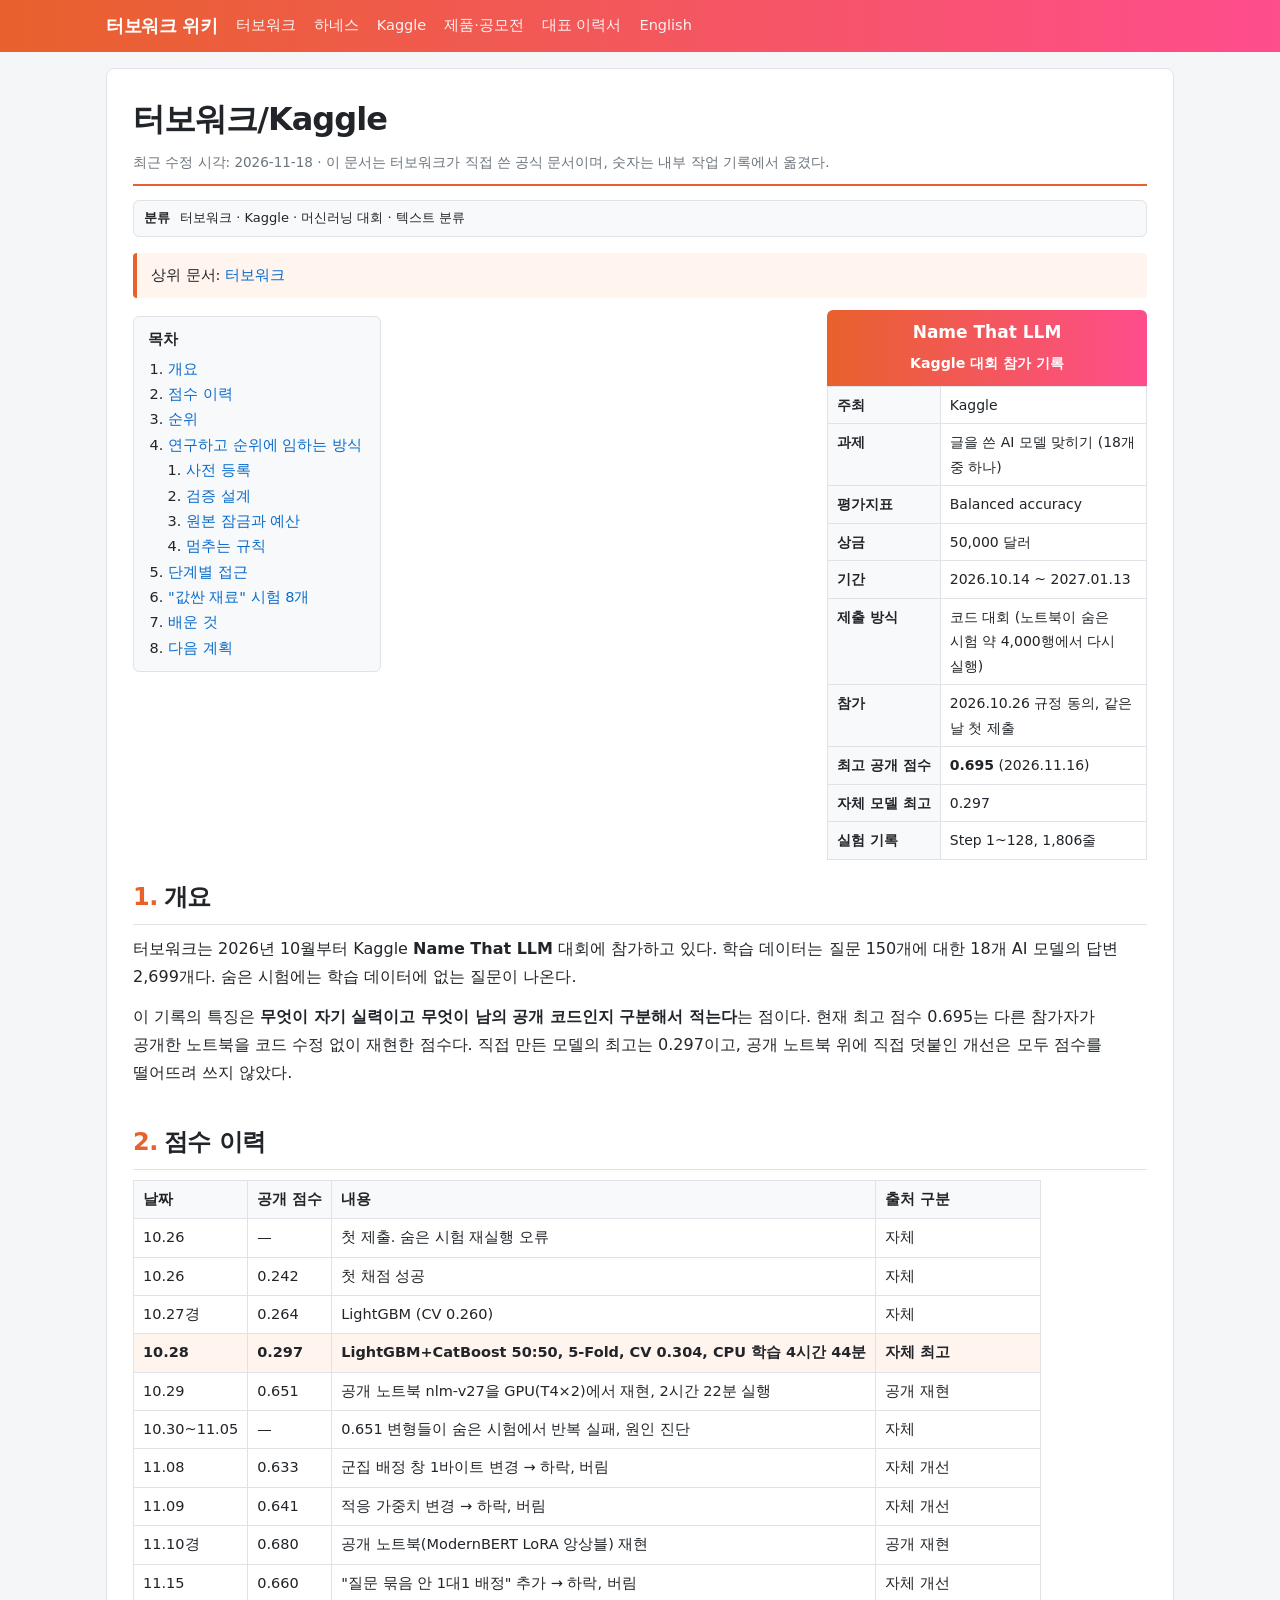
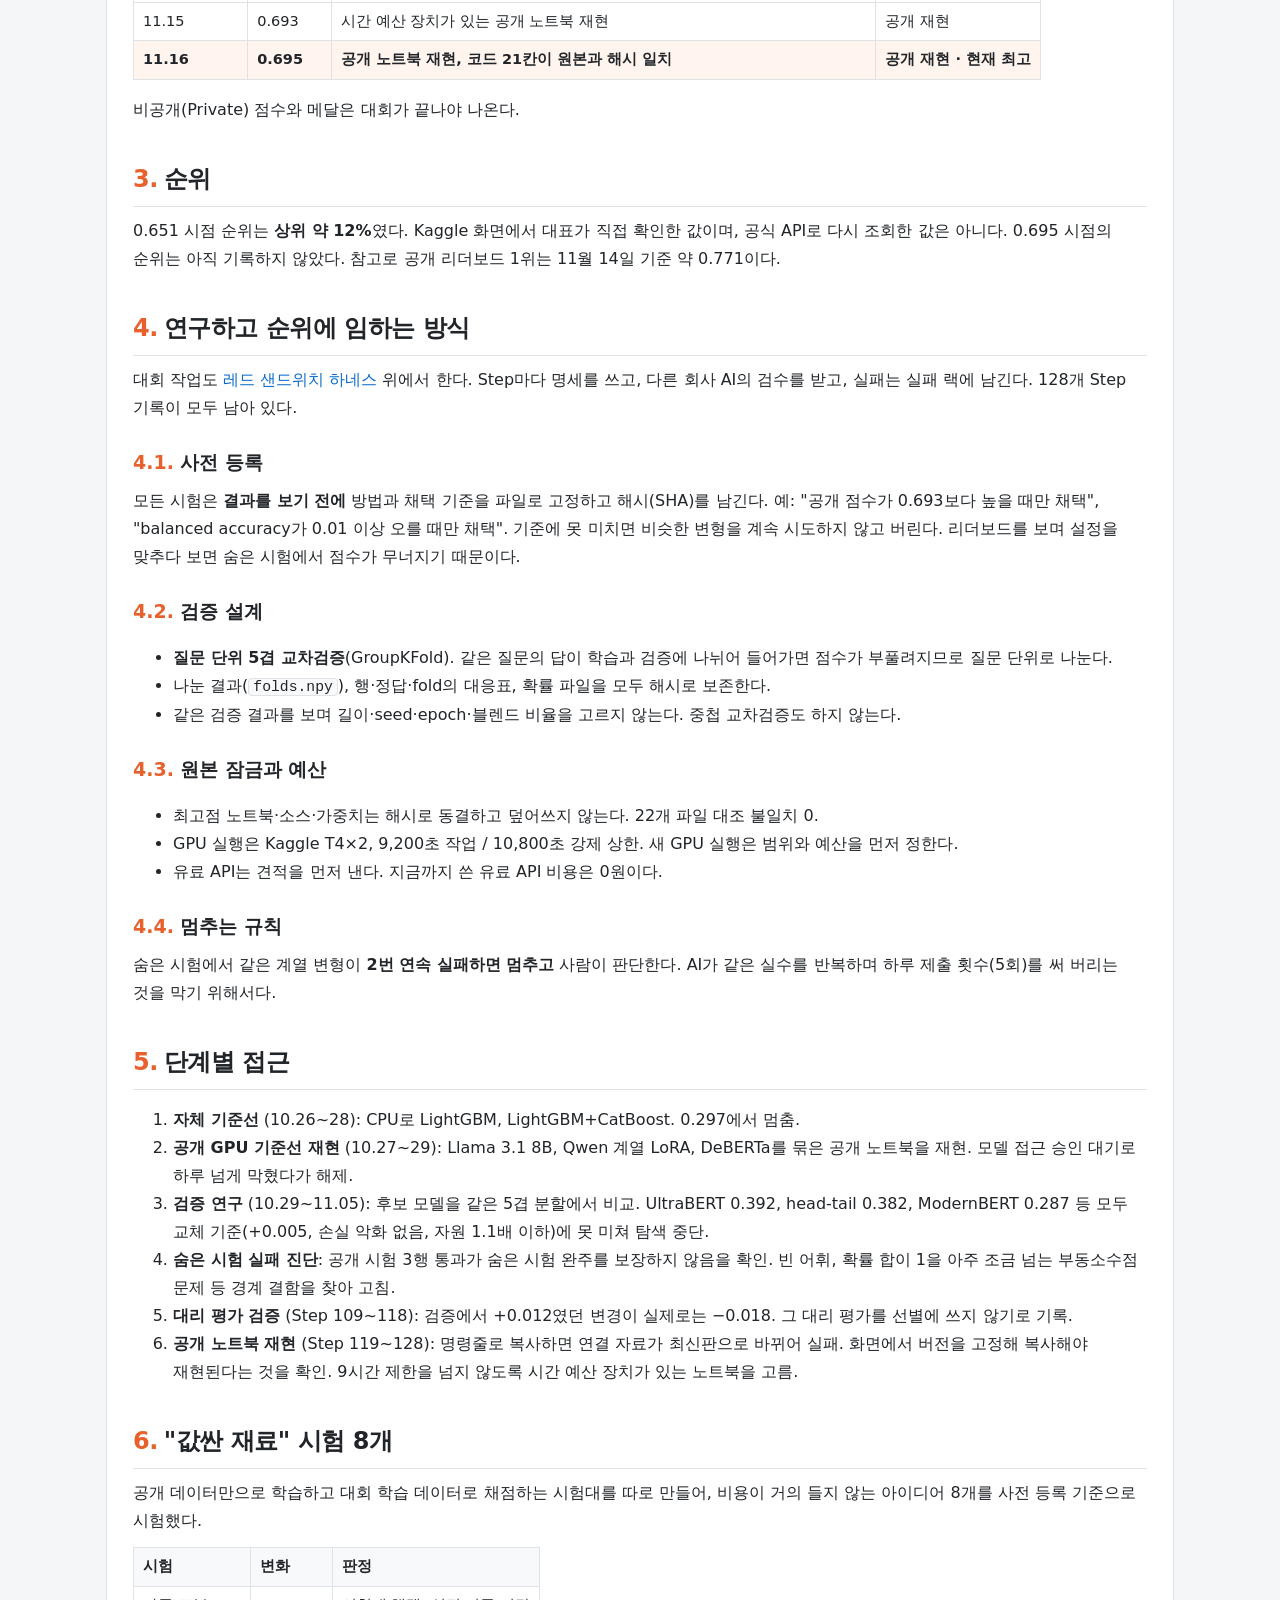
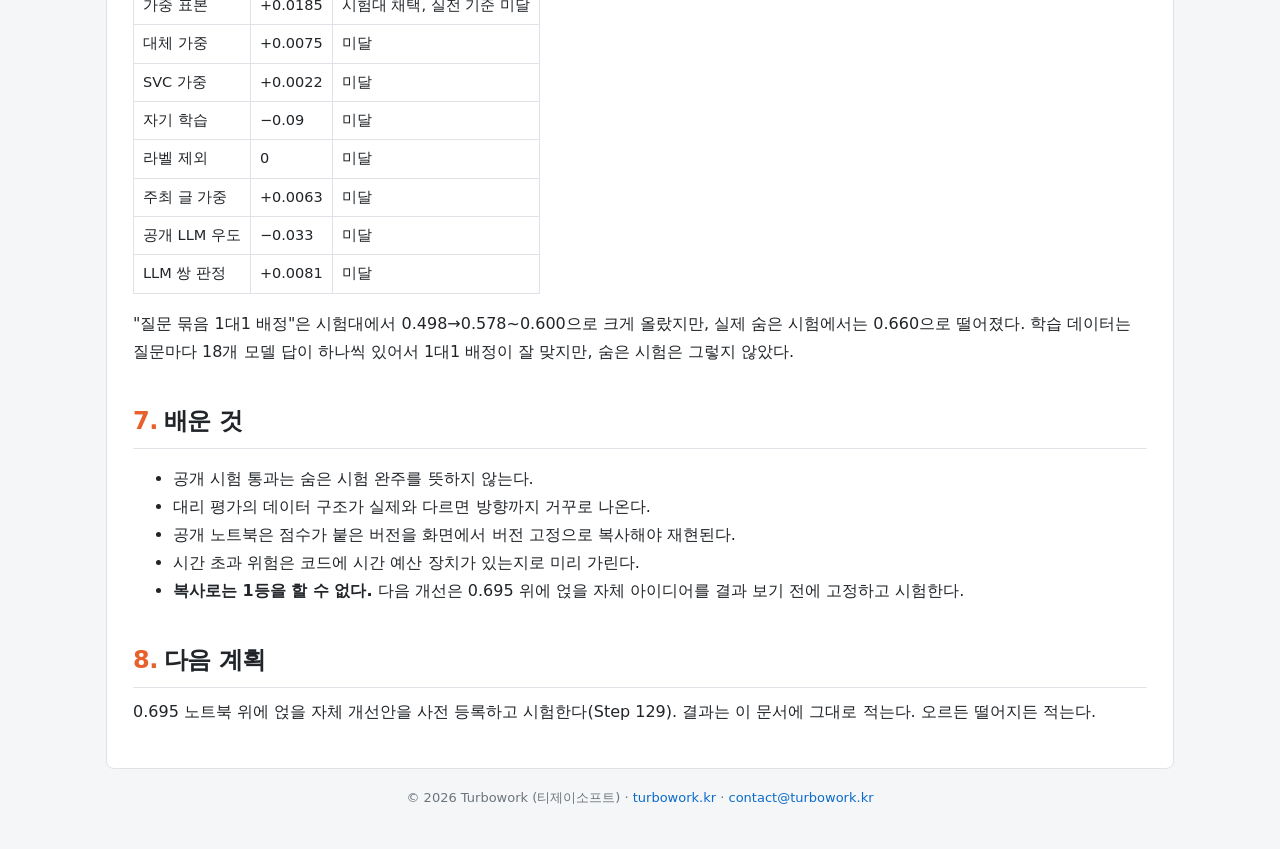
<file: wiki/kaggle/index.html>
<!doctype html>
<html lang="ko">
<head>
<meta charset="utf-8">
<meta name="viewport" content="width=device-width,initial-scale=1">
<title>터보워크/Kaggle - 터보워크 위키</title>
<meta name="description" content="터보워크의 Kaggle Name That LLM 도전 기록: 점수 이력 0.242→0.695, 사전 등록 연구 방식, 실패와 교훈.">
<link rel="canonical" href="https://turbowork.kr/wiki/kaggle/">
<link rel="icon" href="/favicon.ico" sizes="48x48">
<link rel="icon" type="image/png" sizes="192x192" href="/assets/favicon-192.png">
<link rel="apple-touch-icon" href="/assets/favicon-192.png">
<meta property="og:type" content="article">
<meta property="og:url" content="https://turbowork.kr/wiki/kaggle/">
<meta property="og:title" content="터보워크/Kaggle - 터보워크 위키">
<meta property="og:description" content="터보워크의 Kaggle Name That LLM 도전 기록: 점수 이력 0.242→0.695, 사전 등록 연구 방식, 실패와 교훈.">
<meta property="og:image" content="https://turbowork.kr/assets/turbowork-hero.jpg">
<meta name="twitter:card" content="summary_large_image">
<link rel="stylesheet" href="../../wiki/wiki.css">
<script type="application/ld+json">{"@context": "https://schema.org", "@type": "Article", "headline": "터보워크/Kaggle", "dateModified": "2026-11-18", "inLanguage": "ko", "author": {"@type": "Organization", "name": "Turbowork"}, "publisher": {"@type": "Organization", "name": "Turbowork"}}</script>
</head>
<body>
<div class="topbar"><div class="in"><b>터보워크 위키</b><a href="../../wiki/">터보워크</a><a href="../../wiki/harness/">하네스</a><a href="../../wiki/kaggle/">Kaggle</a><a href="../../wiki/projects/">제품·공모전</a><a href="../../resume/">대표 이력서</a><a href="../../">English</a></div></div>
<div class="page"><article>
<h1 class="title">터보워크/Kaggle</h1>
<div class="sub">최근 수정 시각: 2026-11-18 · 이 문서는 터보워크가 직접 쓴 공식 문서이며, 숫자는 내부 작업 기록에서 옮겼다.</div>
<div class="cat"><b>분류</b> 터보워크 · Kaggle · 머신러닝 대회 · 텍스트 분류</div>
<div class="notice">상위 문서: <a href="../">터보워크</a></div>

<table class="infobox">
<caption>Name That LLM<br><small>Kaggle 대회 참가 기록</small></caption>
<tr><th>주최</th><td>Kaggle</td></tr>
<tr><th>과제</th><td>글을 쓴 AI 모델 맞히기 (18개 중 하나)</td></tr>
<tr><th>평가지표</th><td>Balanced accuracy</td></tr>
<tr><th>상금</th><td>50,000 달러</td></tr>
<tr><th>기간</th><td>2026.10.14 ~ 2027.01.13</td></tr>
<tr><th>제출 방식</th><td>코드 대회 (노트북이 숨은 시험 약 4,000행에서 다시 실행)</td></tr>
<tr><th>참가</th><td>2026.10.26 규정 동의, 같은 날 첫 제출</td></tr>
<tr><th>최고 공개 점수</th><td><b>0.695</b> (2026.11.16)</td></tr>
<tr><th>자체 모델 최고</th><td>0.297</td></tr>
<tr><th>실험 기록</th><td>Step 1~128, 1,806줄</td></tr>
</table>

<div class="toc"><b>목차</b><ol>
<li><a href="#s1">개요</a></li>
<li><a href="#s2">점수 이력</a></li>
<li><a href="#s3">순위</a></li>
<li><a href="#s4">연구하고 순위에 임하는 방식</a><ol>
<li><a href="#s4-1">사전 등록</a></li><li><a href="#s4-2">검증 설계</a></li><li><a href="#s4-3">원본 잠금과 예산</a></li><li><a href="#s4-4">멈추는 규칙</a></li></ol></li>
<li><a href="#s5">단계별 접근</a></li>
<li><a href="#s6">"값싼 재료" 시험 8개</a></li>
<li><a href="#s7">배운 것</a></li>
<li><a href="#s8">다음 계획</a></li>
</ol></div>

<h2 id="s1"><span class="n">1.</span>개요</h2>
<p>터보워크는 2026년 10월부터 Kaggle <b>Name That LLM</b> 대회에 참가하고 있다. 학습 데이터는 질문 150개에 대한 18개 AI 모델의 답변 2,699개다. 숨은 시험에는 학습 데이터에 없는 질문이 나온다.</p>
<p>이 기록의 특징은 <b>무엇이 자기 실력이고 무엇이 남의 공개 코드인지 구분해서 적는다</b>는 점이다. 현재 최고 점수 0.695는 다른 참가자가 공개한 노트북을 코드 수정 없이 재현한 점수다. 직접 만든 모델의 최고는 0.297이고, 공개 노트북 위에 직접 덧붙인 개선은 모두 점수를 떨어뜨려 쓰지 않았다.</p>

<h2 id="s2"><span class="n">2.</span>점수 이력</h2>
<table class="t">
<tr><th>날짜</th><th>공개 점수</th><th>내용</th><th>출처 구분</th></tr>
<tr><td>10.26</td><td>—</td><td>첫 제출. 숨은 시험 재실행 오류</td><td>자체</td></tr>
<tr><td>10.26</td><td>0.242</td><td>첫 채점 성공</td><td>자체</td></tr>
<tr><td>10.27경</td><td>0.264</td><td>LightGBM (CV 0.260)</td><td>자체</td></tr>
<tr class="hl"><td>10.28</td><td>0.297</td><td>LightGBM+CatBoost 50:50, 5-Fold, CV 0.304, CPU 학습 4시간 44분</td><td>자체 최고</td></tr>
<tr><td>10.29</td><td>0.651</td><td>공개 노트북 nlm-v27을 GPU(T4×2)에서 재현, 2시간 22분 실행</td><td>공개 재현</td></tr>
<tr><td>10.30~11.05</td><td>—</td><td>0.651 변형들이 숨은 시험에서 반복 실패, 원인 진단</td><td>자체</td></tr>
<tr><td>11.08</td><td>0.633</td><td>군집 배정 창 1바이트 변경 → 하락, 버림</td><td>자체 개선</td></tr>
<tr><td>11.09</td><td>0.641</td><td>적응 가중치 변경 → 하락, 버림</td><td>자체 개선</td></tr>
<tr><td>11.10경</td><td>0.680</td><td>공개 노트북(ModernBERT LoRA 앙상블) 재현</td><td>공개 재현</td></tr>
<tr><td>11.15</td><td>0.660</td><td>"질문 묶음 안 1대1 배정" 추가 → 하락, 버림</td><td>자체 개선</td></tr>
<tr><td>11.15</td><td>0.693</td><td>시간 예산 장치가 있는 공개 노트북 재현</td><td>공개 재현</td></tr>
<tr class="hl"><td>11.16</td><td>0.695</td><td>공개 노트북 재현, 코드 21칸이 원본과 해시 일치</td><td>공개 재현 · 현재 최고</td></tr>
</table>
<p>비공개(Private) 점수와 메달은 대회가 끝나야 나온다.</p>

<h2 id="s3"><span class="n">3.</span>순위</h2>
<p>0.651 시점 순위는 <b>상위 약 12%</b>였다. Kaggle 화면에서 대표가 직접 확인한 값이며, 공식 API로 다시 조회한 값은 아니다. 0.695 시점의 순위는 아직 기록하지 않았다. 참고로 공개 리더보드 1위는 11월 14일 기준 약 0.771이다.</p>

<h2 id="s4"><span class="n">4.</span>연구하고 순위에 임하는 방식</h2>
<p>대회 작업도 <a href="../harness/">레드 샌드위치 하네스</a> 위에서 한다. Step마다 명세를 쓰고, 다른 회사 AI의 검수를 받고, 실패는 실패 랙에 남긴다. 128개 Step 기록이 모두 남아 있다.</p>
<h3 id="s4-1"><span class="n">4.1.</span>사전 등록</h3>
<p>모든 시험은 <b>결과를 보기 전에</b> 방법과 채택 기준을 파일로 고정하고 해시(SHA)를 남긴다. 예: "공개 점수가 0.693보다 높을 때만 채택", "balanced accuracy가 0.01 이상 오를 때만 채택". 기준에 못 미치면 비슷한 변형을 계속 시도하지 않고 버린다. 리더보드를 보며 설정을 맞추다 보면 숨은 시험에서 점수가 무너지기 때문이다.</p>
<h3 id="s4-2"><span class="n">4.2.</span>검증 설계</h3>
<ul>
<li><b>질문 단위 5겹 교차검증</b>(GroupKFold). 같은 질문의 답이 학습과 검증에 나뉘어 들어가면 점수가 부풀려지므로 질문 단위로 나눈다.</li>
<li>나눈 결과(<code>folds.npy</code>), 행·정답·fold의 대응표, 확률 파일을 모두 해시로 보존한다.</li>
<li>같은 검증 결과를 보며 길이·seed·epoch·블렌드 비율을 고르지 않는다. 중첩 교차검증도 하지 않는다.</li>
</ul>
<h3 id="s4-3"><span class="n">4.3.</span>원본 잠금과 예산</h3>
<ul>
<li>최고점 노트북·소스·가중치는 해시로 동결하고 덮어쓰지 않는다. 22개 파일 대조 불일치 0.</li>
<li>GPU 실행은 Kaggle T4×2, 9,200초 작업 / 10,800초 강제 상한. 새 GPU 실행은 범위와 예산을 먼저 정한다.</li>
<li>유료 API는 견적을 먼저 낸다. 지금까지 쓴 유료 API 비용은 0원이다.</li>
</ul>
<h3 id="s4-4"><span class="n">4.4.</span>멈추는 규칙</h3>
<p>숨은 시험에서 같은 계열 변형이 <b>2번 연속 실패하면 멈추고</b> 사람이 판단한다. AI가 같은 실수를 반복하며 하루 제출 횟수(5회)를 써 버리는 것을 막기 위해서다.</p>

<h2 id="s5"><span class="n">5.</span>단계별 접근</h2>
<ol>
<li><b>자체 기준선</b> (10.26~28): CPU로 LightGBM, LightGBM+CatBoost. 0.297에서 멈춤.</li>
<li><b>공개 GPU 기준선 재현</b> (10.27~29): Llama 3.1 8B, Qwen 계열 LoRA, DeBERTa를 묶은 공개 노트북을 재현. 모델 접근 승인 대기로 하루 넘게 막혔다가 해제.</li>
<li><b>검증 연구</b> (10.29~11.05): 후보 모델을 같은 5겹 분할에서 비교. UltraBERT 0.392, head-tail 0.382, ModernBERT 0.287 등 모두 교체 기준(+0.005, 손실 악화 없음, 자원 1.1배 이하)에 못 미쳐 탐색 중단.</li>
<li><b>숨은 시험 실패 진단</b>: 공개 시험 3행 통과가 숨은 시험 완주를 보장하지 않음을 확인. 빈 어휘, 확률 합이 1을 아주 조금 넘는 부동소수점 문제 등 경계 결함을 찾아 고침.</li>
<li><b>대리 평가 검증</b> (Step 109~118): 검증에서 +0.012였던 변경이 실제로는 −0.018. 그 대리 평가를 선별에 쓰지 않기로 기록.</li>
<li><b>공개 노트북 재현</b> (Step 119~128): 명령줄로 복사하면 연결 자료가 최신판으로 바뀌어 실패. 화면에서 버전을 고정해 복사해야 재현된다는 것을 확인. 9시간 제한을 넘지 않도록 시간 예산 장치가 있는 노트북을 고름.</li>
</ol>

<h2 id="s6"><span class="n">6.</span>"값싼 재료" 시험 8개</h2>
<p>공개 데이터만으로 학습하고 대회 학습 데이터로 채점하는 시험대를 따로 만들어, 비용이 거의 들지 않는 아이디어 8개를 사전 등록 기준으로 시험했다.</p>
<table class="t">
<tr><th>시험</th><th>변화</th><th>판정</th></tr>
<tr><td>가중 표본</td><td>+0.0185</td><td>시험대 채택, 실전 기준 미달</td></tr>
<tr><td>대체 가중</td><td>+0.0075</td><td>미달</td></tr>
<tr><td>SVC 가중</td><td>+0.0022</td><td>미달</td></tr>
<tr><td>자기 학습</td><td>−0.09</td><td>미달</td></tr>
<tr><td>라벨 제외</td><td>0</td><td>미달</td></tr>
<tr><td>주최 글 가중</td><td>+0.0063</td><td>미달</td></tr>
<tr><td>공개 LLM 우도</td><td>−0.033</td><td>미달</td></tr>
<tr><td>LLM 쌍 판정</td><td>+0.0081</td><td>미달</td></tr>
</table>
<p>"질문 묶음 1대1 배정"은 시험대에서 0.498→0.578~0.600으로 크게 올랐지만, 실제 숨은 시험에서는 0.660으로 떨어졌다. 학습 데이터는 질문마다 18개 모델 답이 하나씩 있어서 1대1 배정이 잘 맞지만, 숨은 시험은 그렇지 않았다.</p>

<h2 id="s7"><span class="n">7.</span>배운 것</h2>
<ul>
<li>공개 시험 통과는 숨은 시험 완주를 뜻하지 않는다.</li>
<li>대리 평가의 데이터 구조가 실제와 다르면 방향까지 거꾸로 나온다.</li>
<li>공개 노트북은 점수가 붙은 버전을 화면에서 버전 고정으로 복사해야 재현된다.</li>
<li>시간 초과 위험은 코드에 시간 예산 장치가 있는지로 미리 가린다.</li>
<li><b>복사로는 1등을 할 수 없다.</b> 다음 개선은 0.695 위에 얹을 자체 아이디어를 결과 보기 전에 고정하고 시험한다.</li>
</ul>

<h2 id="s8"><span class="n">8.</span>다음 계획</h2>
<p>0.695 노트북 위에 얹을 자체 개선안을 사전 등록하고 시험한다(Step 129). 결과는 이 문서에 그대로 적는다. 오르든 떨어지든 적는다.</p>

</article>
<p class="foot">© 2026 Turbowork (티제이소프트) · <a href="../../">turbowork.kr</a> · <a href="mailto:contact@turbowork.kr">contact@turbowork.kr</a></p>
</div>
</body>
</html>
</file>
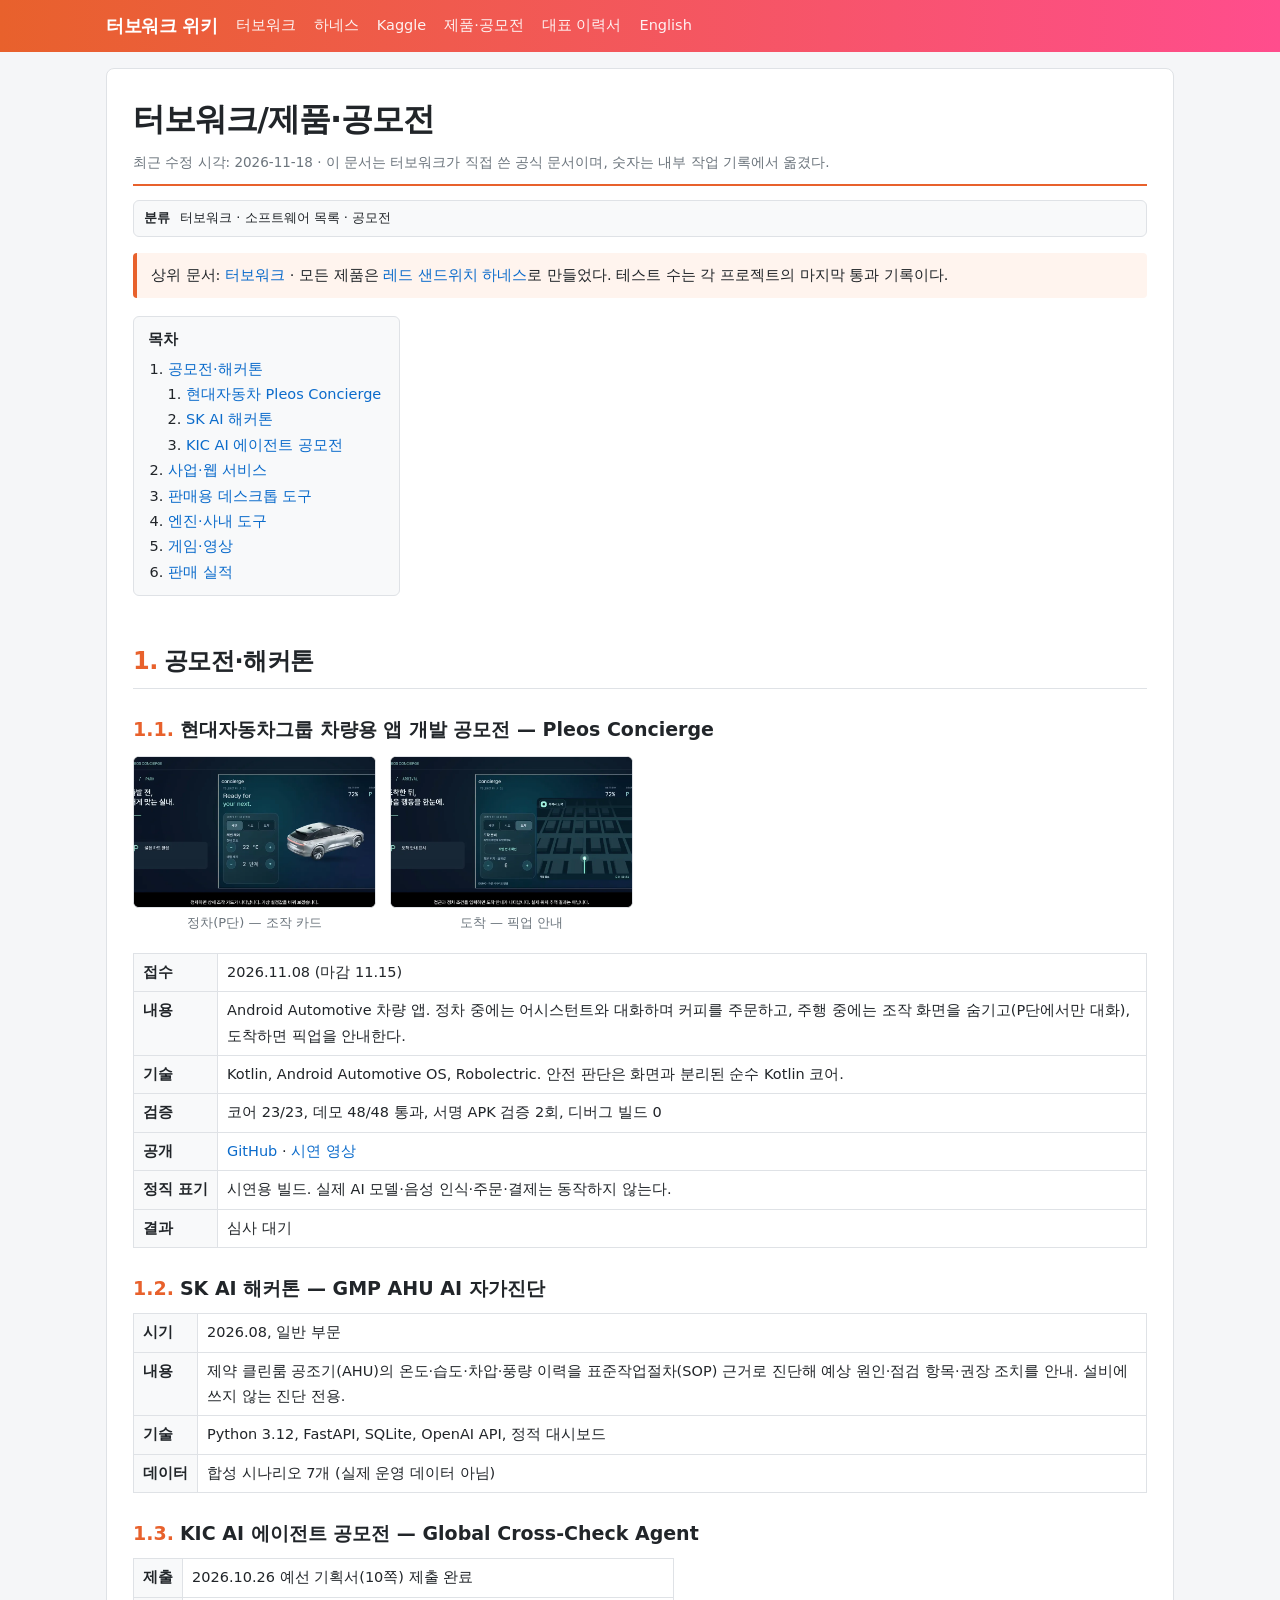
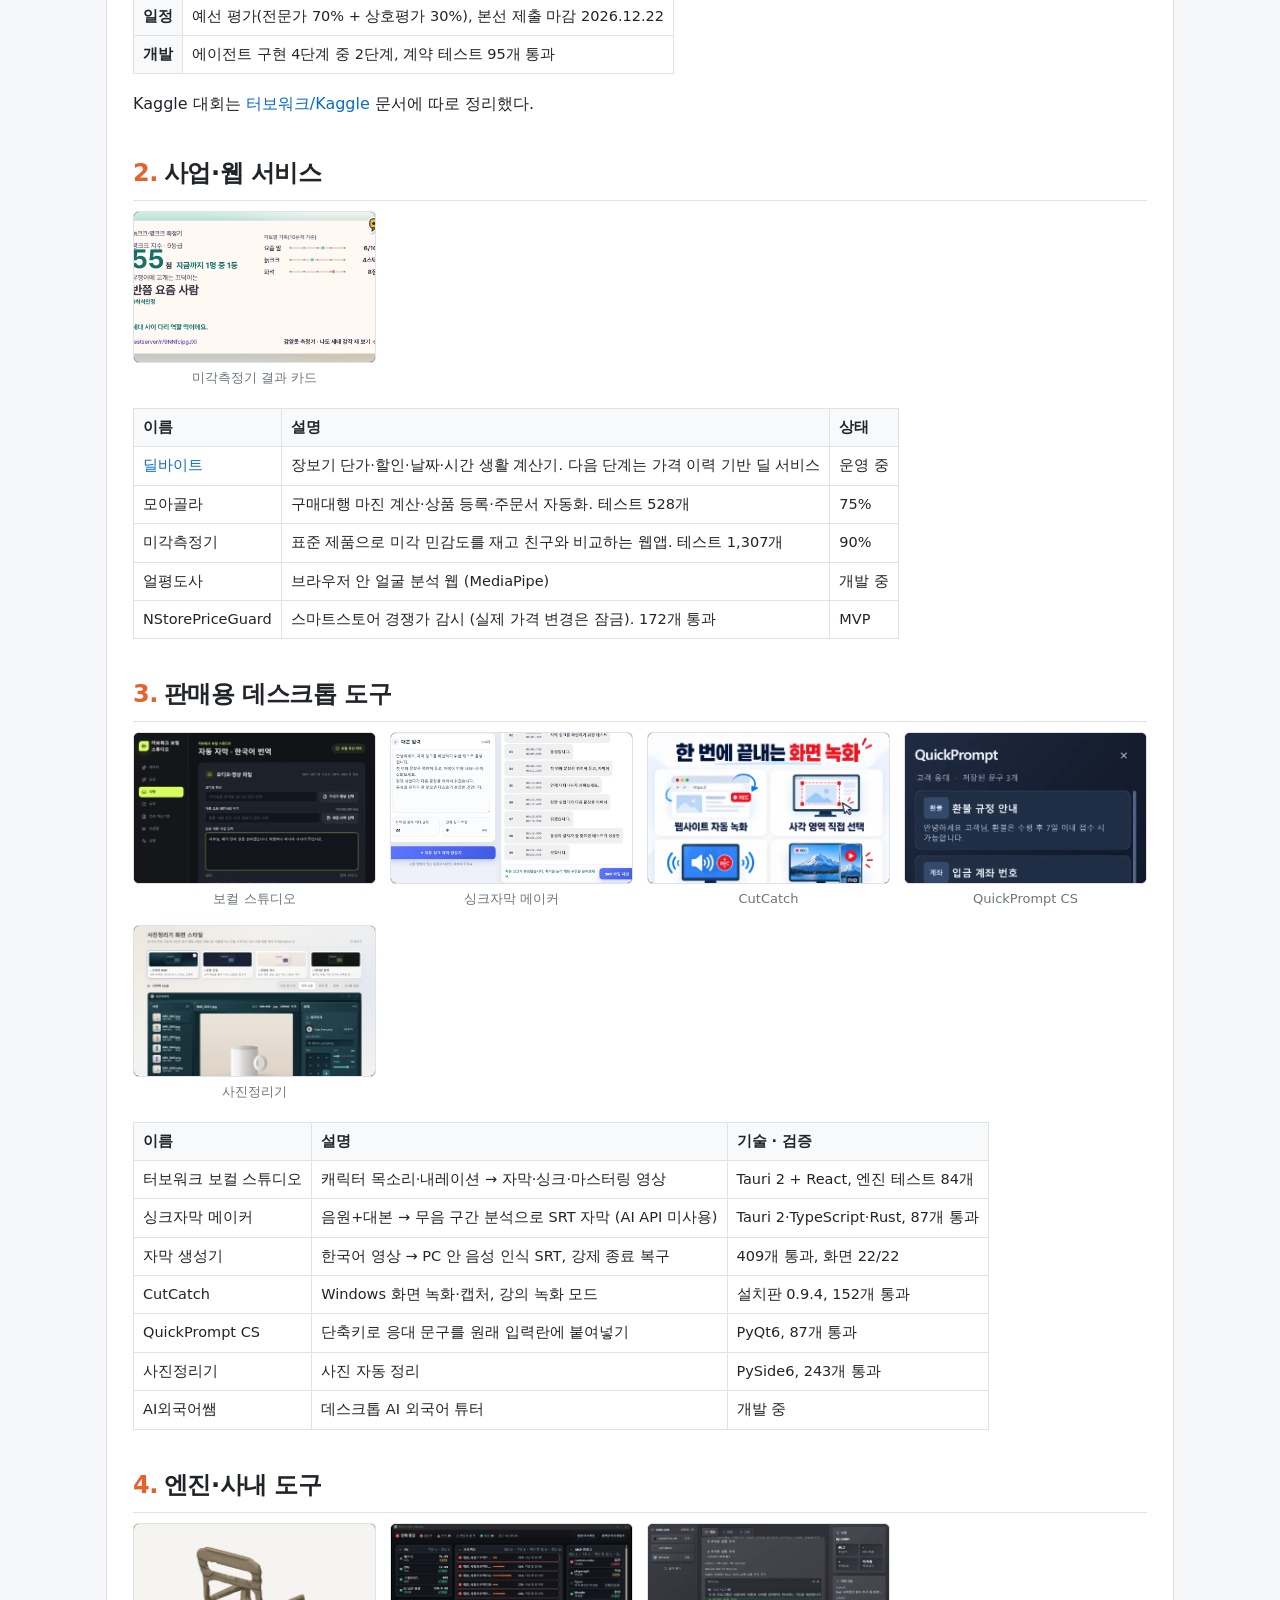
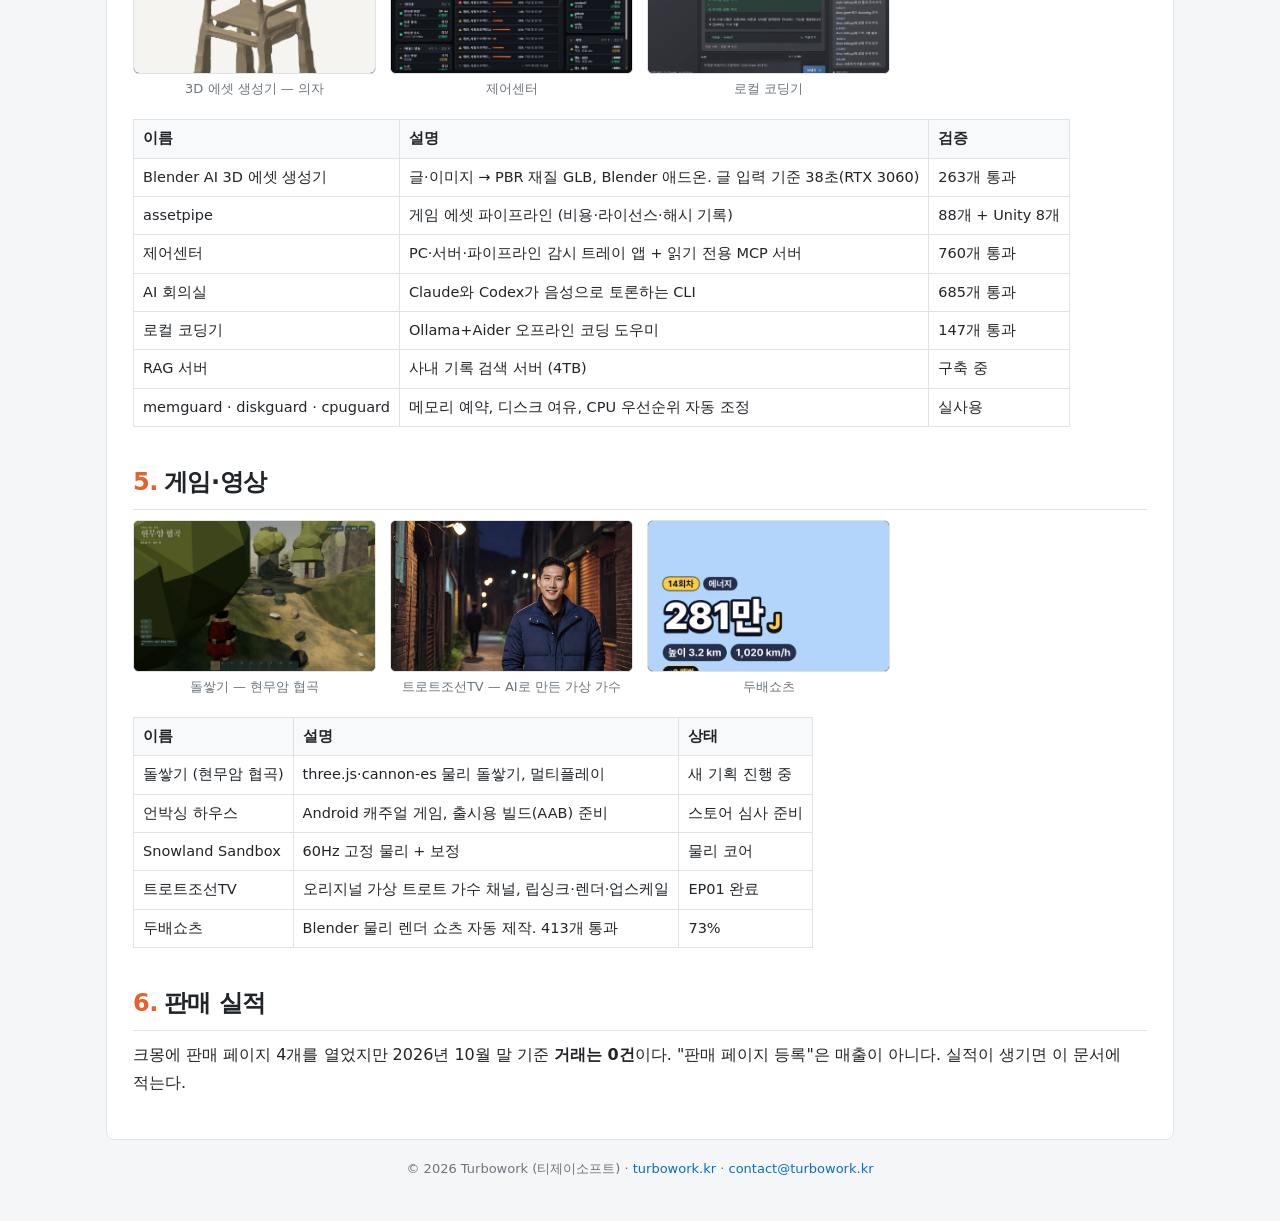
<file: wiki/projects/index.html>
<!doctype html>
<html lang="ko">
<head>
<meta charset="utf-8">
<meta name="viewport" content="width=device-width,initial-scale=1">
<title>터보워크/제품·공모전 - 터보워크 위키</title>
<meta name="description" content="터보워크가 하네스로 만든 제품·도구·게임과 참가한 공모전(SK AI 해커톤, 현대자동차 Pleos, KIC AI 에이전트) 목록.">
<link rel="canonical" href="https://turbowork.kr/wiki/projects/">
<link rel="icon" href="/favicon.ico" sizes="48x48">
<link rel="icon" type="image/png" sizes="192x192" href="/assets/favicon-192.png">
<link rel="apple-touch-icon" href="/assets/favicon-192.png">
<meta property="og:type" content="article">
<meta property="og:url" content="https://turbowork.kr/wiki/projects/">
<meta property="og:title" content="터보워크/제품·공모전 - 터보워크 위키">
<meta property="og:description" content="터보워크가 하네스로 만든 제품·도구·게임과 참가한 공모전(SK AI 해커톤, 현대자동차 Pleos, KIC AI 에이전트) 목록.">
<meta property="og:image" content="https://turbowork.kr/assets/turbowork-hero.jpg">
<meta name="twitter:card" content="summary_large_image">
<link rel="stylesheet" href="../../wiki/wiki.css">
<script type="application/ld+json">{"@context": "https://schema.org", "@type": "Article", "headline": "터보워크/제품·공모전", "dateModified": "2026-11-18", "inLanguage": "ko", "author": {"@type": "Organization", "name": "Turbowork"}, "publisher": {"@type": "Organization", "name": "Turbowork"}}</script>
</head>
<body>
<div class="topbar"><div class="in"><b>터보워크 위키</b><a href="../../wiki/">터보워크</a><a href="../../wiki/harness/">하네스</a><a href="../../wiki/kaggle/">Kaggle</a><a href="../../wiki/projects/">제품·공모전</a><a href="../../resume/">대표 이력서</a><a href="../../">English</a></div></div>
<div class="page"><article>
<h1 class="title">터보워크/제품·공모전</h1>
<div class="sub">최근 수정 시각: 2026-11-18 · 이 문서는 터보워크가 직접 쓴 공식 문서이며, 숫자는 내부 작업 기록에서 옮겼다.</div>
<div class="cat"><b>분류</b> 터보워크 · 소프트웨어 목록 · 공모전</div>
<div class="notice">상위 문서: <a href="../">터보워크</a> · 모든 제품은 <a href="../harness/">레드 샌드위치 하네스</a>로 만들었다. 테스트 수는 각 프로젝트의 마지막 통과 기록이다.</div>

<div class="toc"><b>목차</b><ol>
<li><a href="#s1">공모전·해커톤</a><ol><li><a href="#s1-1">현대자동차 Pleos Concierge</a></li><li><a href="#s1-2">SK AI 해커톤</a></li><li><a href="#s1-3">KIC AI 에이전트 공모전</a></li></ol></li>
<li><a href="#s2">사업·웹 서비스</a></li>
<li><a href="#s3">판매용 데스크톱 도구</a></li>
<li><a href="#s4">엔진·사내 도구</a></li>
<li><a href="#s5">게임·영상</a></li>
<li><a href="#s6">판매 실적</a></li>
</ol></div>

<h2 id="s1"><span class="n">1.</span>공모전·해커톤</h2>
<h3 id="s1-1"><span class="n">1.1.</span>현대자동차그룹 차량용 앱 개발 공모전 — Pleos Concierge</h3>
<div class="gallery"><figure><img src="../../assets/p/pleos1.webp" alt="정차(P단) — 조작 카드" loading="lazy"><figcaption>정차(P단) — 조작 카드</figcaption></figure><figure><img src="../../assets/p/pleos2.webp" alt="도착 — 픽업 안내" loading="lazy"><figcaption>도착 — 픽업 안내</figcaption></figure></div>

<table class="t">
<tr><th>접수</th><td>2026.11.08 (마감 11.15)</td></tr>
<tr><th>내용</th><td>Android Automotive 차량 앱. 정차 중에는 어시스턴트와 대화하며 커피를 주문하고, 주행 중에는 조작 화면을 숨기고(P단에서만 대화), 도착하면 픽업을 안내한다.</td></tr>
<tr><th>기술</th><td>Kotlin, Android Automotive OS, Robolectric. 안전 판단은 화면과 분리된 순수 Kotlin 코어.</td></tr>
<tr><th>검증</th><td>코어 23/23, 데모 48/48 통과, 서명 APK 검증 2회, 디버그 빌드 0</td></tr>
<tr><th>공개</th><td><a href="https://github.com/Turbowork-aibuilder/pleos-concierge">GitHub</a> · <a href="https://youtu.be/kchZ4HQ-EuE">시연 영상</a></td></tr>
<tr><th>정직 표기</th><td>시연용 빌드. 실제 AI 모델·음성 인식·주문·결제는 동작하지 않는다.</td></tr>
<tr><th>결과</th><td>심사 대기</td></tr>
</table>
<h3 id="s1-2"><span class="n">1.2.</span>SK AI 해커톤 — GMP AHU AI 자가진단</h3>
<table class="t">
<tr><th>시기</th><td>2026.08, 일반 부문</td></tr>
<tr><th>내용</th><td>제약 클린룸 공조기(AHU)의 온도·습도·차압·풍량 이력을 표준작업절차(SOP) 근거로 진단해 예상 원인·점검 항목·권장 조치를 안내. 설비에 쓰지 않는 진단 전용.</td></tr>
<tr><th>기술</th><td>Python 3.12, FastAPI, SQLite, OpenAI API, 정적 대시보드</td></tr>
<tr><th>데이터</th><td>합성 시나리오 7개 (실제 운영 데이터 아님)</td></tr>
</table>
<h3 id="s1-3"><span class="n">1.3.</span>KIC AI 에이전트 공모전 — Global Cross-Check Agent</h3>
<table class="t">
<tr><th>제출</th><td>2026.10.26 예선 기획서(10쪽) 제출 완료</td></tr>
<tr><th>일정</th><td>예선 평가(전문가 70% + 상호평가 30%), 본선 제출 마감 2026.12.22</td></tr>
<tr><th>개발</th><td>에이전트 구현 4단계 중 2단계, 계약 테스트 95개 통과</td></tr>
</table>
<p>Kaggle 대회는 <a href="../kaggle/">터보워크/Kaggle</a> 문서에 따로 정리했다.</p>

<h2 id="s2"><span class="n">2.</span>사업·웹 서비스</h2>
<div class="gallery"><figure><img src="../../assets/p/taste.webp" alt="미각측정기 결과 카드" loading="lazy"><figcaption>미각측정기 결과 카드</figcaption></figure></div>

<table class="t">
<tr><th>이름</th><th>설명</th><th>상태</th></tr>
<tr><td><a href="https://dealbite.kr">딜바이트</a></td><td>장보기 단가·할인·날짜·시간 생활 계산기. 다음 단계는 가격 이력 기반 딜 서비스</td><td>운영 중</td></tr>
<tr><td>모아골라</td><td>구매대행 마진 계산·상품 등록·주문서 자동화. 테스트 528개</td><td>75%</td></tr>
<tr><td>미각측정기</td><td>표준 제품으로 미각 민감도를 재고 친구와 비교하는 웹앱. 테스트 1,307개</td><td>90%</td></tr>
<tr><td>얼평도사</td><td>브라우저 안 얼굴 분석 웹 (MediaPipe)</td><td>개발 중</td></tr>
<tr><td>NStorePriceGuard</td><td>스마트스토어 경쟁가 감시 (실제 가격 변경은 잠금). 172개 통과</td><td>MVP</td></tr>
</table>

<h2 id="s3"><span class="n">3.</span>판매용 데스크톱 도구</h2>
<div class="gallery"><figure><img src="../../assets/p/vocal.webp" alt="보컬 스튜디오" loading="lazy"><figcaption>보컬 스튜디오</figcaption></figure><figure><img src="../../assets/p/syncsubs.webp" alt="싱크자막 메이커" loading="lazy"><figcaption>싱크자막 메이커</figcaption></figure><figure><img src="../../assets/p/cutcatch.webp" alt="CutCatch" loading="lazy"><figcaption>CutCatch</figcaption></figure><figure><img src="../../assets/p/quickprompt.webp" alt="QuickPrompt CS" loading="lazy"><figcaption>QuickPrompt CS</figcaption></figure><figure><img src="../../assets/p/photos.webp" alt="사진정리기" loading="lazy"><figcaption>사진정리기</figcaption></figure></div>

<table class="t">
<tr><th>이름</th><th>설명</th><th>기술 · 검증</th></tr>
<tr><td>터보워크 보컬 스튜디오</td><td>캐릭터 목소리·내레이션 → 자막·싱크·마스터링 영상</td><td>Tauri 2 + React, 엔진 테스트 84개</td></tr>
<tr><td>싱크자막 메이커</td><td>음원+대본 → 무음 구간 분석으로 SRT 자막 (AI API 미사용)</td><td>Tauri 2·TypeScript·Rust, 87개 통과</td></tr>
<tr><td>자막 생성기</td><td>한국어 영상 → PC 안 음성 인식 SRT, 강제 종료 복구</td><td>409개 통과, 화면 22/22</td></tr>
<tr><td>CutCatch</td><td>Windows 화면 녹화·캡처, 강의 녹화 모드</td><td>설치판 0.9.4, 152개 통과</td></tr>
<tr><td>QuickPrompt CS</td><td>단축키로 응대 문구를 원래 입력란에 붙여넣기</td><td>PyQt6, 87개 통과</td></tr>
<tr><td>사진정리기</td><td>사진 자동 정리</td><td>PySide6, 243개 통과</td></tr>
<tr><td>AI외국어쌤</td><td>데스크톱 AI 외국어 튜터</td><td>개발 중</td></tr>
</table>

<h2 id="s4"><span class="n">4.</span>엔진·사내 도구</h2>
<div class="gallery"><figure><img src="../../assets/p/asset3d.webp" alt="3D 에셋 생성기 — 의자" loading="lazy"><figcaption>3D 에셋 생성기 — 의자</figcaption></figure><figure><img src="../../assets/p/control.webp" alt="제어센터" loading="lazy"><figcaption>제어센터</figcaption></figure><figure><img src="../../assets/p/coder.webp" alt="로컬 코딩기" loading="lazy"><figcaption>로컬 코딩기</figcaption></figure></div>

<table class="t">
<tr><th>이름</th><th>설명</th><th>검증</th></tr>
<tr><td>Blender AI 3D 에셋 생성기</td><td>글·이미지 → PBR 재질 GLB, Blender 애드온. 글 입력 기준 38초(RTX 3060)</td><td>263개 통과</td></tr>
<tr><td>assetpipe</td><td>게임 에셋 파이프라인 (비용·라이선스·해시 기록)</td><td>88개 + Unity 8개</td></tr>
<tr><td>제어센터</td><td>PC·서버·파이프라인 감시 트레이 앱 + 읽기 전용 MCP 서버</td><td>760개 통과</td></tr>
<tr><td>AI 회의실</td><td>Claude와 Codex가 음성으로 토론하는 CLI</td><td>685개 통과</td></tr>
<tr><td>로컬 코딩기</td><td>Ollama+Aider 오프라인 코딩 도우미</td><td>147개 통과</td></tr>
<tr><td>RAG 서버</td><td>사내 기록 검색 서버 (4TB)</td><td>구축 중</td></tr>
<tr><td>memguard · diskguard · cpuguard</td><td>메모리 예약, 디스크 여유, CPU 우선순위 자동 조정</td><td>실사용</td></tr>
</table>

<h2 id="s5"><span class="n">5.</span>게임·영상</h2>
<div class="gallery"><figure><img src="../../assets/p/stone.webp" alt="돌쌓기 — 현무암 협곡" loading="lazy"><figcaption>돌쌓기 — 현무암 협곡</figcaption></figure><figure><img src="../../assets/p/trot.webp" alt="트로트조선TV — AI로 만든 가상 가수" loading="lazy"><figcaption>트로트조선TV — AI로 만든 가상 가수</figcaption></figure><figure><img src="../../assets/p/shorts.webp" alt="두배쇼츠" loading="lazy"><figcaption>두배쇼츠</figcaption></figure></div>

<table class="t">
<tr><th>이름</th><th>설명</th><th>상태</th></tr>
<tr><td>돌쌓기 (현무암 협곡)</td><td>three.js·cannon-es 물리 돌쌓기, 멀티플레이</td><td>새 기획 진행 중</td></tr>
<tr><td>언박싱 하우스</td><td>Android 캐주얼 게임, 출시용 빌드(AAB) 준비</td><td>스토어 심사 준비</td></tr>
<tr><td>Snowland Sandbox</td><td>60Hz 고정 물리 + 보정</td><td>물리 코어</td></tr>
<tr><td>트로트조선TV</td><td>오리지널 가상 트로트 가수 채널, 립싱크·렌더·업스케일</td><td>EP01 완료</td></tr>
<tr><td>두배쇼츠</td><td>Blender 물리 렌더 쇼츠 자동 제작. 413개 통과</td><td>73%</td></tr>
</table>

<h2 id="s6"><span class="n">6.</span>판매 실적</h2>
<p>크몽에 판매 페이지 4개를 열었지만 2026년 10월 말 기준 <b>거래는 0건</b>이다. "판매 페이지 등록"은 매출이 아니다. 실적이 생기면 이 문서에 적는다.</p>

</article>
<p class="foot">© 2026 Turbowork (티제이소프트) · <a href="../../">turbowork.kr</a> · <a href="mailto:contact@turbowork.kr">contact@turbowork.kr</a></p>
</div>
</body>
</html>
</file>
<file: assets/upgrade.css>
/* 2026-11-16 디자인 업그레이드: 영상과 같은 은은한 색 배경, 유리 질감 카드, 그라디언트 강조, 스크롤 등장 모션 */
:root { --glass:rgba(22,27,38,.62); --glass2:rgba(30,26,44,.55); --stroke:rgba(255,255,255,.08); --glow-a:rgba(255,122,51,.35); --glow-b:rgba(255,77,141,.30); }
html { scroll-behavior:smooth; }
body { background:linear-gradient(120deg,#0b0e14 0%,#120f1c 45%,#1a1426 100%) fixed; position:relative; }
body::before, body::after { content:""; position:fixed; z-index:-1; border-radius:50%; pointer-events:none; filter:blur(10px); }
body::before { width:900px; height:900px; right:-260px; top:-320px; background:radial-gradient(circle,rgba(255,77,141,.20) 0%,rgba(255,77,141,0) 62%); animation:drift1 26s ease-in-out infinite alternate; }
body::after { width:820px; height:820px; left:-300px; bottom:-340px; background:radial-gradient(circle,rgba(255,122,51,.16) 0%,rgba(255,122,51,0) 62%); animation:drift2 32s ease-in-out infinite alternate; }
@keyframes drift1 { to { transform:translate(-120px,140px) scale(1.08); } }
@keyframes drift2 { to { transform:translate(140px,-120px) scale(1.1); } }
.wrap { position:relative; }

/* 상단 바: 유리 */
header.top { position:sticky; top:0; z-index:10; margin:0 -16px; padding:14px 16px; backdrop-filter:blur(14px) saturate(140%); -webkit-backdrop-filter:blur(14px) saturate(140%);
  background:linear-gradient(180deg,rgba(11,14,20,.78),rgba(11,14,20,.45)); border-bottom:1px solid var(--stroke); }
header.top b { background:linear-gradient(90deg,var(--a),var(--b)); -webkit-background-clip:text; background-clip:text; color:transparent; font-size:19px; }
header.top nav a { position:relative; transition:color .2s; }
header.top nav a::after { content:""; position:absolute; left:0; right:0; bottom:-4px; height:2px; border-radius:2px; background:linear-gradient(90deg,var(--a),var(--b)); transform:scaleX(0); transition:transform .25s; }
header.top nav a:hover { color:var(--fg); } header.top nav a:hover::after { transform:scaleX(1); }

/* 히어로 */
.hero video { box-shadow:0 30px 80px -30px var(--glow-b), 0 0 0 1px var(--stroke); border:0; }
.hero h1 .grad { background:linear-gradient(90deg,var(--a),var(--b)); -webkit-background-clip:text; background-clip:text; color:transparent; }
.facts li { background:var(--glass); border-color:var(--stroke); backdrop-filter:blur(8px); -webkit-backdrop-filter:blur(8px); }

/* 제목: 그라디언트 막대 */
section > h2 { position:relative; padding-top:14px; }
section > h2::before { content:""; position:absolute; top:0; left:0; width:44px; height:4px; border-radius:4px; background:linear-gradient(90deg,var(--a),var(--b)); box-shadow:0 0 16px var(--glow-a); }

/* 공통 유리 카드 */
.card, .stat, .stack > div, .auditor, .flow li {
  background:linear-gradient(160deg,var(--glass),var(--glass2)); border:1px solid var(--stroke);
  backdrop-filter:blur(10px); -webkit-backdrop-filter:blur(10px);
  box-shadow:inset 0 1px 0 rgba(255,255,255,.05), 0 10px 30px -18px rgba(0,0,0,.8);
  transition:transform .3s cubic-bezier(.2,.8,.2,1), box-shadow .3s, border-color .3s; }
.card, .stat, .stack > div { border-radius:18px; }
.card:hover, .stat:hover, .stack > div:hover { transform:translateY(-4px); border-color:rgba(255,122,51,.35);
  box-shadow:inset 0 1px 0 rgba(255,255,255,.06), 0 18px 40px -16px var(--glow-a); }
.card { overflow:hidden; padding:18px 20px; }
.card img.shot { width:calc(100% + 40px); margin:-18px -20px 14px; border-radius:18px 18px 0 0; transition:transform .5s; }
.card:hover img.shot { transform:scale(1.03); }
.card h3 { font-size:18px; letter-spacing:-.01em; }
.card .proof { display:inline-block; padding:4px 10px; border-radius:999px; background:rgba(126,224,168,.08); border:1px solid rgba(126,224,168,.2); }
.group { display:inline-flex; align-items:center; gap:8px; padding:5px 12px; border-radius:999px; background:rgba(255,122,51,.08); border:1px solid rgba(255,122,51,.25); }

/* 숫자 카드 */
.stat b { font-size:36px; background:linear-gradient(90deg,#fff,#ffd2bd 40%,var(--b)); -webkit-background-clip:text; background-clip:text; color:transparent; font-variant-numeric:tabular-nums; }
.stack h3 { background:linear-gradient(90deg,var(--a),var(--b)); -webkit-background-clip:text; background-clip:text; color:transparent; font-size:15.5px; }

/* 샌드위치 */
.layer { backdrop-filter:blur(6px); -webkit-backdrop-filter:blur(6px); box-shadow:0 0 0 1px rgba(242,180,107,.05), 0 12px 30px -20px rgba(242,180,107,.6); transition:transform .3s; }
.layer.fill { box-shadow:0 12px 30px -20px rgba(126,224,168,.6); }
.layer:hover { transform:translateX(6px); }
.scan { height:2px; background:linear-gradient(90deg,transparent,var(--red) 20%,#ff8080 50%,var(--red) 80%,transparent); box-shadow:0 0 22px 7px rgba(255,59,59,.45); }
.auditor { border-color:rgba(255,59,59,.35); background:linear-gradient(160deg,rgba(255,59,59,.10),rgba(22,27,38,.6)); border-radius:18px; position:relative; overflow:hidden; }
.auditor::after { content:""; position:absolute; inset:0; background:linear-gradient(120deg,transparent 40%,rgba(255,90,90,.10) 50%,transparent 60%); background-size:250% 100%; animation:sheen 5s linear infinite; pointer-events:none; }
@keyframes sheen { from { background-position:150% 0; } to { background-position:-100% 0; } }

/* 파이프라인 단계: 연결선 + 흐르는 빛 */
.flow { position:relative; }
.flow li { border-width:1px; border-color:rgba(255,122,51,.35); position:relative; }
.flow li.audit { border-color:rgba(255,59,59,.5); animation:pulse 2.6s ease-in-out infinite; }
@keyframes pulse { 50% { box-shadow:0 0 0 1px rgba(255,59,59,.25), 0 0 26px -4px rgba(255,59,59,.55); } }
.flow li::before { width:22px; height:22px; border-radius:50%; display:grid !important; place-items:center; margin-bottom:6px; font-weight:700 !important; color:#fff !important;
  background:linear-gradient(135deg,var(--a),var(--b)); }
.flow li.audit::before { background:linear-gradient(135deg,var(--red),var(--b)); }
.flow::after { content:""; position:absolute; left:2%; right:2%; top:50%; height:2px; z-index:-1;
  background:linear-gradient(90deg,transparent,var(--a),var(--b),transparent); background-size:200% 100%; animation:flowline 3s linear infinite; opacity:.6; }
@keyframes flowline { from { background-position:200% 0; } to { background-position:0 0; } }

footer { border-top:1px solid var(--stroke); }
.arch { margin:18px 0 22px; } .arch img { display:block; width:100%; max-width:880px; margin:0 auto; border-radius:18px; box-shadow:0 20px 60px -30px var(--glow-b), 0 0 0 1px var(--stroke); }
.arch figcaption { text-align:center; font-size:13px; color:var(--muted); margin-top:8px; }

/* 스크롤 등장 */
.reveal { opacity:0; transform:translateY(22px); transition:opacity .7s ease, transform .7s cubic-bezier(.2,.8,.2,1); }
.reveal.in { opacity:1; transform:none; }

@media (prefers-reduced-motion: reduce) {
  body::before, body::after, .auditor::after, .flow::after, .flow li.audit { animation:none; }
  .reveal { opacity:1; transform:none; transition:none; }
  .card:hover, .stat:hover, .stack > div:hover, .layer:hover { transform:none; }
}
@media (max-width:760px) { body::before { width:520px; height:520px; } body::after { width:480px; height:480px; } .flow::after { display:none; } }
</file>
<file: assets/pipeline-motion.css>
/* 파이프라인 모션 v3 (pipeline-motion.js 짝): CSS 3D 무대. 움직임은 transform/opacity만, 필터·흐림은 고정 레이어에만. */
.pm { --pm-fg:#eef1f6; --pm-muted:#a3acbb; --pm-a:#ff7a33;
  position:relative; margin:22px 0 26px; padding:10px 10px 12px; border-radius:20px; color:var(--pm-fg); color-scheme:dark;
  background:linear-gradient(160deg,#0d1119,#140f1f); border:1px solid rgba(255,255,255,.09);
  box-shadow:inset 0 1px 0 rgba(255,255,255,.05), 0 30px 70px -36px rgba(255,77,141,.5), 0 0 0 1px rgba(0,0,0,.25);
  font-family:"Pretendard","Malgun Gothic","Apple SD Gothic Neo","Segoe UI Variable Text","Segoe UI",system-ui,sans-serif;
  max-width:100%; overflow:hidden; }
.pm-bar { display:flex; align-items:flex-start; gap:10px; margin-top:10px; padding:0 4px; }
.pm-status { flex:1 1 auto; min-width:0; min-height:2.9em; margin:0; font-size:14px; line-height:1.45; color:var(--pm-fg); }
.pm-ctl { display:flex; gap:6px; flex:0 0 auto; }
.pm-btn { appearance:none; display:inline-flex; align-items:center; gap:6px; height:32px; padding:0 12px; border-radius:999px; cursor:pointer;
  font-family:inherit; font-weight:600; font-size:13px; line-height:1; color:var(--pm-fg); background:rgba(255,255,255,.06); border:1px solid rgba(255,255,255,.14);
  transition:background .2s, border-color .2s; }
.pm-btn:hover { background:rgba(255,122,51,.14); border-color:rgba(255,122,51,.45); }
.pm-btn:focus-visible { outline:2px solid var(--pm-a); outline-offset:2px; }
.pm-btn svg { width:12px; height:12px; fill:currentColor; }
.pm-steps { margin:8px 0 0; padding-left:28px; list-style:decimal outside; font-size:14px; color:var(--pm-fg); }
.pm-steps li { margin:2px 0; }
.pm.is-live .pm-steps { position:absolute; width:1px; height:1px; margin:-1px; padding:0; overflow:hidden; clip:rect(0 0 0 0); white-space:nowrap; border:0; }
.pm.is-static .pm-steps { position:static; width:auto; height:auto; margin:8px 0 0; padding:0 0 0 28px; overflow:visible; clip:auto; white-space:normal; }
.pm.is-static .pm-ctl { display:none; }
.pm-static-note { display:none; margin:6px 4px 0; font-size:12.5px; color:#ffb057; }
.pm.is-static .pm-static-note { display:block; }

/* 시간 막대(장면으로 나뉜 유튜브식 막대) + 장면 목록 */
.pm-seek { display:flex; align-items:center; gap:12px; margin:8px 4px 0; }
.pm-track { position:relative; flex:1 1 auto; min-width:0; height:20px; cursor:pointer; touch-action:none; border-radius:4px; }
.pm-track:focus { outline:none; }
.pm-track:focus-visible { outline:2px solid var(--pm-a); outline-offset:3px; }
.pm-chap { position:absolute; top:8px; height:4px; transition:top .12s, height .12s; }
.pm-chap::before, .pm-chap i { content:""; position:absolute; inset:0 2px 0 0; border-radius:2px; }
.pm-chap::before { background:rgba(255,255,255,.2); transition:background .12s; }
.pm-chap i { background:var(--pm-a); transform-origin:0 50%; transform:scaleX(0); }
.pm-track:hover .pm-chap, .pm-track.is-drag .pm-chap, .pm-track:focus-visible .pm-chap { top:7px; height:6px; }
.pm-chap.is-hover { top:5px !important; height:10px !important; }
.pm-chap.is-hover::before { background:rgba(255,255,255,.36); }
.pm-knob { position:absolute; top:50%; left:0; width:14px; height:14px; margin:-7px 0 0 -7px; border-radius:50%; background:var(--pm-a);
  box-shadow:0 0 0 4px rgba(255,122,51,.22); transform:scale(0); transition:transform .12s; pointer-events:none; }
.pm-track:hover .pm-knob, .pm-track.is-drag .pm-knob, .pm-track:focus-visible .pm-knob { transform:scale(1); }
.pm-tip { position:absolute; bottom:24px; left:0; transform:translateX(-50%); display:flex; gap:8px; align-items:baseline; padding:6px 10px; border-radius:8px;
  background:rgba(8,10,16,.95); border:1px solid rgba(255,255,255,.16); font-size:12.5px; line-height:1.2; white-space:nowrap; pointer-events:none; z-index:5; }
.pm-tip b { color:#ffb070; font-weight:700; font-variant-numeric:tabular-nums; }
.pm-time { flex:0 0 auto; font-size:12.5px; color:var(--pm-muted); font-variant-numeric:tabular-nums; }
.pm-time b { color:var(--pm-fg); font-weight:600; }
.pm-chlist { list-style:none; margin:10px 0 0; padding:0 4px; display:grid; grid-template-columns:repeat(auto-fill,minmax(210px,1fr)); gap:2px 8px; }
.pm-chlist li { margin:0; min-width:0; }
.pm-chlist button { appearance:none; width:100%; display:flex; gap:10px; align-items:baseline; padding:6px 8px; border:0; border-radius:8px; background:transparent;
  color:var(--pm-muted); font:inherit; font-size:13px; line-height:1.35; text-align:left; cursor:pointer; transition:background .15s, color .15s; }
.pm-chlist button:hover { background:rgba(255,255,255,.06); color:var(--pm-fg); }
.pm-chlist button:focus-visible { outline:2px solid var(--pm-a); outline-offset:1px; }
.pm-chlist time { flex:0 0 auto; min-width:2.7em; color:#7cb8ff; font-weight:600; font-variant-numeric:tabular-nums; }
.pm-chlist button[aria-current] { background:rgba(255,122,51,.13); color:var(--pm-fg); }
.pm-chlist button[aria-current] time { color:#ffb070; }
.pm.is-static .pm-seek, .pm.is-static .pm-chlist { display:none; }
@media (max-width:640px) {
  .pm-chlist { grid-template-columns:1fr 1fr; gap:0 4px; padding:0; }
  .pm-chlist button { gap:6px; padding:5px 6px; font-size:12.5px; }
  .pm-chlist time { min-width:2.4em; }
}

/* ---------- 무대 ---------- */
.pm3-stage { position:relative; overflow:hidden; border-radius:14px; contain:layout paint;
  background:radial-gradient(120% 80% at 40% 70%, #18203a 0%, #0c1020 45%, #07080d 100%); }
.pm3-view { position:absolute; inset:0; overflow:hidden; }
.pm3-world { position:absolute; width:0; height:0; transform-style:preserve-3d; }
.pm3-world > *, .pm3-st > *, .pm3-card > .f { position:absolute; left:0; top:0; transform-origin:0 0; }
.pm3-st, .pm3-card { transform-style:preserve-3d; }
.pm3-mono, .pm3-sid, .pm3-pk, .pm3-hud, .pm3-co em, .pm3-title em, .pm3-ln { font-family:"Cascadia Mono","Consolas","SFMono-Regular",Menlo,"D2Coding","Malgun Gothic",monospace; }

/* 광택 바닥(고정): 반투명 유리 + 와이어프레임. 바닥 아래 거울상(반사)이 흐리게 비친다 */
.pm3-floor { width:950px; height:500px; transform:translate3d(0,0,-420px) rotateX(90deg) scale(4.2) translate(-475px,-250px);
  background:
    radial-gradient(ellipse at 50% 55%, rgba(8,11,20,0) 38%, rgba(8,11,20,.88) 64%, #080b14 74%),
    linear-gradient(rgba(120,160,255,.11) 1px, transparent 1px) 0 0/25px 25px,
    linear-gradient(90deg, rgba(120,160,255,.11) 1px, transparent 1px) 0 0/25px 25px,
    radial-gradient(ellipse at 50% 70%, rgba(46,230,200,.07), transparent 60%),
    linear-gradient(rgba(6,9,16,.42), rgba(6,9,16,.42)); }
.pm3-scan { width:220px; height:1400px; background:linear-gradient(90deg, transparent, rgba(46,230,200,.06), rgba(46,230,200,.16), transparent); }

/* LED 띠: 꺼진 다이오드 줄 + 확산판 결. 켜지면 하얀 심 + 색 빛 + 중간 번짐 + 넓은 후광(고정 그림자, 크기만 바뀜) */
.pm3-lane { height:14px; border-radius:7px;
  background:radial-gradient(circle, rgba(255,255,255,.17) 0 1.3px, transparent 2px) 0 50%/9px 100% repeat-x,
    repeating-linear-gradient(90deg, rgba(255,255,255,.025) 0 1px, transparent 1px 3px), linear-gradient(#171d2a,#0a0d14);
  box-shadow:inset 0 0 0 1px rgba(255,255,255,.07), inset 0 1px 0 rgba(255,255,255,.08); }
.pm3-lane i { position:absolute; inset:3px 0; border-radius:4px; transform-origin:0 50%; transform:scaleX(0); }
.pm3-lane .o { background:radial-gradient(circle, #fff 0 1.1px, var(--ac) 2px, var(--acA) 3px, transparent 4.2px) 0 50%/9px 100% repeat-x, var(--acB);
  box-shadow:0 0 3px var(--acA), 0 0 12px var(--acA), 0 0 30px var(--acB); }
.pm3-lane .g { background:radial-gradient(circle, #fff 0 1.2px, #3ef08a 2.2px, rgba(62,240,138,.5) 3.2px, transparent 4.4px) 0 50%/9px 100% repeat-x, rgba(62,240,138,.2);
  box-shadow:0 0 4px rgba(62,240,138,.7), 0 0 14px rgba(62,240,138,.5), 0 0 34px rgba(62,240,138,.18); }
.pm3-chase { width:54px; height:8px; border-radius:4px; opacity:0;
  background:radial-gradient(circle, #fff 0 1.4px, #c8fff6 2.2px, rgba(120,255,235,.5) 3.2px, transparent 4.4px) 0 50%/9px 100% repeat-x;
  box-shadow:0 0 6px rgba(160,255,240,.6), 0 0 18px rgba(120,255,235,.28); }
.pm3-ret { height:4px; border-radius:2px; opacity:.22;
  background:radial-gradient(circle, #fff 0 .7px, #ff4d5e 1.3px, transparent 2px) 0 50%/5px 100% repeat-x, rgba(255,77,94,.3);
  box-shadow:0 0 6px rgba(255,77,94,.7), 0 0 16px rgba(255,77,94,.3); }
.pm3-shadow { width:160px; height:56px; border-radius:50%; background:radial-gradient(closest-side, rgba(0,0,0,.65), transparent); }

/* 정거장: 받침 상자(LED 띠) + 떠 있는 유리판(빛나는 테두리) + 겹 빛기둥 + 바닥 빛 웅덩이 + 거울상 */
.pm3-beam { width:180px; height:400px; opacity:.2; }
.pm3-beam i { position:absolute; bottom:0; left:50%; }
.pm3-beam .haze { width:180px; height:400px; margin-left:-90px; background:radial-gradient(60% 100% at 50% 100%, var(--acB), transparent 75%); }
.pm3-beam .bloom { width:28px; height:360px; margin-left:-14px; border-radius:14px; background:radial-gradient(50% 100% at 50% 100%, var(--acA), transparent); }
.pm3-beam .core { width:3px; height:330px; margin-left:-1.5px; border-radius:2px;
  background:radial-gradient(circle, #fff 0 1px, var(--ac) 1.6px, transparent 2.4px) 50% 0/3px 8px repeat-y;
  box-shadow:0 0 4px var(--ac), 0 0 12px var(--acA); }
.pm3-beam .core::after { content:""; position:absolute; left:-6px; right:-6px; top:0; height:60%; background:linear-gradient(to bottom, #07080d, rgba(7,8,13,0)); }
.pm3-ped { background:linear-gradient(#1c2333,#11151f); border:1px solid rgba(255,255,255,.10); }
.pm3-ped.top { width:170px; height:110px; border-radius:6px; box-shadow:inset 0 0 0 1px rgba(255,255,255,.04), inset 0 -2px 0 var(--acA); }
.pm3-ped.front { width:170px; height:40px; background:linear-gradient(#161c29,#0b0e15); border-top:1px solid rgba(255,255,255,.14); }
.pm3-ped .led { position:absolute; left:8px; right:8px; top:6px; height:5px; border-radius:3px;
  background:radial-gradient(circle, #fff 0 .9px, var(--ac) 1.6px, transparent 2.6px) 0 50%/7px 100% repeat-x, var(--acB);
  box-shadow:0 0 3px var(--acA), 0 0 10px var(--acA), 0 0 24px var(--acB); }
.pm3-ped.side { width:110px; height:40px; background:linear-gradient(#10141d,#08090e); }
.pm3-ring { width:240px; height:240px; border-radius:50%; border:1.5px dashed var(--acA); opacity:.45; }
.pm3-pool { width:300px; height:140px; border-radius:50%; background:radial-gradient(closest-side, var(--acB), transparent); }
.pm3-slab { width:220px; height:140px; border-radius:14px; text-align:center;
  background:linear-gradient(160deg, rgba(34,43,62,.95), rgba(12,16,25,.95)); border:1.5px solid var(--acA);
  box-shadow:inset 0 0 0 1px rgba(255,255,255,.05), inset 0 0 24px var(--acB), 0 0 2px var(--ac), 0 0 14px var(--acB), 0 18px 40px -16px rgba(0,0,0,.9); }
.pm3-slab::after { content:""; position:absolute; left:18px; right:18px; top:-1px; height:2px; border-radius:1px;
  background:radial-gradient(circle, #fff 0 .8px, var(--ac) 1.4px, transparent 2.2px) 0 50%/6px 100% repeat-x;
  box-shadow:0 0 6px var(--ac), 0 0 16px var(--acA); }
.pm3-slab svg, .pm3-refl svg { width:40px; height:40px; margin-top:26px; fill:none; stroke:var(--ac); stroke-width:1.7; stroke-linecap:round; stroke-linejoin:round; }
.pm3-lbl { margin-top:8px; font-size:17px; font-weight:800; letter-spacing:-.01em; color:#f2f5fa; white-space:nowrap; }
.pm3-sid { position:absolute; left:10px; top:8px; font-size:10px; letter-spacing:.12em; color:var(--ac); }
.pm3-glow { position:absolute; inset:-3px; border-radius:16px; border:2px solid var(--ac); opacity:0;
  box-shadow:0 0 0 1px rgba(255,255,255,.3), 0 0 6px var(--ac), 0 0 22px var(--acA), 0 0 60px var(--acB), inset 0 0 20px var(--acB); }
.pm3-refl { width:220px; height:140px; border-radius:14px; text-align:center; opacity:.6;
  border:1px solid var(--acB); background:linear-gradient(to top, var(--acB), transparent 78%); box-shadow:0 0 18px var(--acB); }
.pm3-mk { position:absolute; right:-10px; top:-10px; width:30px; height:30px; border-radius:50%; display:grid; place-items:center; font-size:17px; font-weight:900; opacity:0; }
.pm3-mk.ok { background:#0f3a24; border:2px solid #3ef08a; color:#3ef08a; box-shadow:0 0 4px #3ef08a, 0 0 16px rgba(62,240,138,.5); }
.pm3-mk.ng { background:#3a0f16; border:2px solid #ff4d5e; color:#ff4d5e; box-shadow:0 0 4px #ff4d5e, 0 0 16px rgba(255,77,94,.5); }

/* Step 카드: 두께 있는 유리 + 빛나는 테두리 + 다이오드 옆면 + 바닥 거울상 */
.pm3-card .f { border-radius:10px; backface-visibility:hidden; }
.pm3-card .fr { width:136px; height:88px; padding:10px 12px; box-sizing:border-box; overflow:hidden;
  background:linear-gradient(150deg, rgba(70,84,112,.95), rgba(22,28,42,.97)); border:1.5px solid rgba(190,255,245,.8);
  box-shadow:inset 0 0 0 1px rgba(255,255,255,.06), inset 0 0 18px rgba(46,230,200,.22), 0 0 2px #9ffff0, 0 0 10px rgba(46,230,200,.55), 0 0 36px rgba(46,230,200,.2); }
.pm3-card .fr b { display:block; font-size:17px; font-weight:800; color:#fff; letter-spacing:-.01em; }
.pm3-ceff { position:absolute; right:9px; top:11px; display:inline-block; padding:1px 7px; border-radius:999px; font-size:10px; font-weight:800; color:#10131a; background:#8d9ab3; transform-origin:100% 50%; }
.pm3-card .bar { position:absolute; left:12px; height:5px; border-radius:3px; background:#5d6a80; }
.pm3-card .b1 { top:44px; width:88px; } .pm3-card .b2 { top:54px; width:60px; background:#2ee6c8; } .pm3-card .b3 { top:64px; width:76px; }
.pm3-card .tint { position:absolute; inset:0; border-radius:10px; opacity:0; }
.pm3-card .tint.red { background:rgba(255,40,70,.45); box-shadow:inset 0 0 0 2px #ff4d5e; }
.pm3-card .tint.grn { background:rgba(40,240,140,.32); box-shadow:inset 0 0 0 2px #3ef08a; }
.pm3-card .stamp { position:absolute; left:14px; top:26px; padding:5px 10px; border:3px solid #3ef08a; border-radius:7px; background:#0f3a24;
  color:#3ef08a; font-size:15px; font-weight:900; letter-spacing:.12em; opacity:0; white-space:nowrap; box-shadow:0 0 12px rgba(62,240,138,.5); }
.pm3-card .bk { width:136px; height:88px; background:#141a26; border:1px solid rgba(190,255,245,.35); }
.pm3-card .ed { border-radius:3px; background:radial-gradient(circle, #fff 0 .9px, #5ff3dc 1.6px, transparent 2.4px) 50% 50%/5px 5px, linear-gradient(90deg,#1c6b62,#2ee6c8);
  box-shadow:0 0 6px #2ee6c8, 0 0 16px rgba(46,230,200,.4); }
.pm3-cref { width:136px; height:88px; border-radius:10px; opacity:.7;
  background:linear-gradient(to bottom, rgba(69,220,200,.26), rgba(22,28,42,.08) 80%, transparent); box-shadow:0 0 22px rgba(46,230,200,.2); }

.pm3-pulse { width:32px; height:32px; border-radius:50%; background:radial-gradient(circle,#fff 0%,#ff4d5e 45%,transparent 70%); box-shadow:0 0 30px 8px rgba(255,77,94,.6); opacity:0; }
.pm3-pk { padding:4px 10px 4px 8px; border-radius:999px; white-space:nowrap; font-size:12px; font-weight:700; color:var(--ac);
  background:rgba(8,11,18,.94); border:1px solid var(--ac); box-shadow:0 0 3px var(--acA), 0 0 18px var(--acB); opacity:0; }
.pm3-pk i { display:inline-block; width:7px; height:7px; margin-right:6px; border-radius:50%; background:#fff; box-shadow:0 0 0 2px var(--ac), 0 0 8px var(--ac); vertical-align:1px; }
.pm3-sp { width:8px; height:8px; border-radius:50%; opacity:0; }
.pm3-sp.s0 { background:#fff; box-shadow:0 0 0 2px #3ef08a, 0 0 12px #3ef08a; } .pm3-sp.s1 { background:#fff; box-shadow:0 0 0 2px #b6f23a, 0 0 12px #b6f23a; } .pm3-sp.s2 { background:#fff; box-shadow:0 0 10px #9ffff0; }

/* 깊이 안개(고정) · 글리치 */
.pm3-fog { position:absolute; inset:0; pointer-events:none;
  background:linear-gradient(to bottom, rgba(6,8,14,.85) 0%, rgba(6,8,14,.3) 20%, rgba(6,8,14,0) 40%), radial-gradient(130% 100% at 50% 60%, transparent 55%, rgba(0,0,0,.55) 100%); }
.pm3-glitch { position:absolute; inset:0; pointer-events:none; opacity:0;
  background:repeating-linear-gradient(0deg, rgba(255,60,90,.22) 0 2px, transparent 2px 5px), linear-gradient(90deg, rgba(255,0,80,.22), rgba(0,240,255,.14)); }

/* HUD: 무대 위 한 줄(단계 · 얇은 진행 막대 · 완료 수 · 타임코드) */
.pm3-hud { display:flex; align-items:center; gap:10px; height:22px; margin:2px 6px 8px; font-size:11px; line-height:1; color:#9aa4b4; letter-spacing:.06em; white-space:nowrap; }
.pm3-hud > b { color:#ffb547; font-weight:700; letter-spacing:.14em; }
.pm3-hud .track { flex:0 1 150px; min-width:40px; height:3px; border-radius:2px; background:rgba(255,255,255,.12); overflow:hidden; }
.pm3-hud .track i { display:block; height:100%; background:linear-gradient(90deg,#ffb547,#ff4fd8,#2ee6c8); transform-origin:0 50%; }
.pm3-hud .pv b { display:inline-block; color:#fff; transform-origin:50% 60%; }
.pm3-hud .tc { margin-left:auto; width:8.6ch; text-align:right; color:#76808f; contain:layout paint; }
.pm-demo { margin:4px 6px 0; font-size:11px; font-style:italic; color:rgba(255,176,87,.78); }

/* 지시선 설명 */
.pm3-cos, .pm3-titles, .pm3-wins { position:absolute; inset:0; pointer-events:none; }
.pm3-co { position:absolute; left:0; top:0; opacity:0; }
.pm3-co .lead { position:absolute; left:0; top:0; transform-origin:0 0; }
.pm3-co .dot { position:absolute; left:-4px; top:-4px; width:8px; height:8px; border-radius:50%; background:var(--ac); box-shadow:0 0 10px var(--ac); }
.pm3-co .ln { position:absolute; left:0; top:0; width:72px; height:1px; background:var(--ac); transform:rotate(-56.3deg); transform-origin:0 0; }
.pm3-co .box { position:absolute; left:0; top:0; width:180px; padding:6px 10px 7px; box-sizing:border-box; border-left:2px solid var(--ac);
  background:linear-gradient(90deg, rgba(10,14,24,.88), rgba(10,14,24,.55)); }
.pm3-co .box em { display:block; font-style:normal; font-size:9.5px; letter-spacing:.14em; color:var(--ac); }
.pm3-co .box b { display:block; font-size:13px; color:#fff; } .pm3-co .box span { display:block; font-size:11px; color:#aab3c0; }

/* 타이틀 카드 */
.pm3-title { position:absolute; left:0; top:0; text-align:center; white-space:nowrap; opacity:0; }
.pm3-title em { display:block; font-style:normal; font-size:11px; letter-spacing:.3em; color:var(--ac); margin-bottom:6px; }
.pm3-title .pm3-tl { font-size:46px; font-weight:900; letter-spacing:-.035em; line-height:1; perspective:500px; }
.pm3-title .pm3-tl span { display:inline-block; color:#fff; text-shadow:0 0 28px var(--ac), 0 0 3px var(--ac); transform-origin:50% 100%; }

/* 창(한 번에 하나) */
.pm3-win { position:absolute; left:0; top:0; border-radius:12px; overflow:hidden; opacity:0; transform-origin:50% 50%;
  background:#0d1118; border:1px solid rgba(255,255,255,.16);
  box-shadow:0 40px 80px -30px rgba(0,0,0,.9), 0 0 0 1px rgba(255,255,255,.03), 0 0 48px -12px var(--ac); }
.pm3-tb { position:relative; height:32px; display:flex; align-items:center; gap:6px; padding:0 12px; background:linear-gradient(90deg,#1b2130,#141923); border-bottom:1px solid rgba(255,255,255,.08); }
.pm3-tb::after { content:""; position:absolute; left:0; right:0; bottom:-1px; height:2px; background:linear-gradient(90deg, var(--ac), transparent 70%); }
.pm3-tb i { width:9px; height:9px; border-radius:50%; background:#4a5262; }
.pm3-tb b { margin-left:6px; font-size:12.5px; color:#eef1f6; }
.pm3-weff { margin-left:auto; padding:2px 8px; border-radius:999px; font-size:10.5px; font-weight:800; color:#10131a; background:#8d9ab3; }
.pm3-body { position:absolute; left:0; right:0; top:33px; bottom:0; overflow:hidden; }
.pm3-scr { position:absolute; left:0; right:0; top:0; }
.pm3-ln { position:absolute; left:12px; top:0; height:18px; line-height:18px; white-space:pre; font-size:12px; color:#dfe4ec; opacity:0; }
.pm3-ln.gh { opacity:1; top:8px; }
.pm3-ln.m-bubble { left:auto; right:12px; height:24px; line-height:24px; padding:0 11px; border-radius:12px; background:#263042;
  font-family:"Pretendard","Malgun Gothic","Segoe UI",system-ui,sans-serif; font-size:12px; }
.pm3-ln.m-check { padding-left:20px; }
.pm3-ln .ck0 { position:absolute; left:1px; top:4px; width:10px; height:10px; border-radius:50%; border:2px solid #ffb547; border-right-color:transparent; box-sizing:border-box; }
.pm3-ln .ck1 { position:absolute; left:0; top:0; font-style:normal; font-weight:900; color:#b6f23a; opacity:0; }
.pm3-ln.hl-fail, .pm3-ln.hl-pass { left:6px; padding:0 6px; border-radius:4px; }
.pm3-ln.hl-fail { background:rgba(255,77,94,.16); box-shadow:inset 0 0 0 1px rgba(255,77,94,.65); }
.pm3-ln.hl-pass { background:rgba(62,240,138,.13); box-shadow:inset 0 0 0 1px rgba(62,240,138,.6); }
.pm3-ln .cov { position:absolute; left:-1px; top:0; height:18px; background:#0d1118; transform-origin:0 0; }
.pm3-ln .cur { position:absolute; left:0; top:3px; width:7px; height:12px; background:#dfe4ec; opacity:0; }
.c-fg { color:#dfe4ec; } .c-mut { color:#8b95a5; } .c-code { color:#c9d4e3; } .c-ok, .c-pass { color:#3ef08a; } .c-fail { color:#ff5d6c; } .c-med { color:#ffb057; } .c-add { color:#7ee0a8; }
.pm3-ln.c-pass, .pm3-ln.c-fail { font-weight:800; } span.c-fail, span.c-med { font-weight:800; }

/* 휴대폰(사람 확인) */
.pm3-win.pm3-phone { width:214px !important; height:236px !important; border-radius:30px; background:#06080c; border:2px solid #303849; }
.pm3-phone .notch { position:absolute; left:50%; top:10px; width:60px; height:6px; margin-left:-30px; border-radius:3px; background:#232a37; }
.pm3-phone .time { position:absolute; left:0; right:0; top:28px; text-align:center; font-size:32px; font-weight:300; color:#d5dbe5; }
.pm3-phone .ncard { position:absolute; left:12px; right:12px; top:92px; padding:10px 12px 12px; border-radius:16px; background:rgba(32,40,58,.97); border:1px solid rgba(255,255,255,.12); opacity:0; }
.pm3-phone .pulse { position:absolute; inset:-4px; border-radius:19px; border:2px solid var(--ac); box-shadow:0 0 18px var(--ac); opacity:0; }
.pm3-phone .nt { font-size:13px; font-weight:800; color:#fff; } .pm3-phone .nt i { display:inline-block; width:9px; height:9px; margin-right:6px; border-radius:50%; background:var(--ac); }
.pm3-phone .ns { margin-top:3px; font-size:12px; color:#b8c0cc; }
.pm3-phone .nb { display:flex; gap:8px; margin-top:10px; }
.pm3-phone .nb span { position:relative; flex:1; height:28px; line-height:26px; text-align:center; border-radius:14px; font-size:12px; font-weight:700; overflow:hidden; }
.pm3-phone .ap { color:#3ef08a; background:rgba(62,240,138,.14); border:1px solid #3ef08a; } .pm3-phone .lt { color:#b8c0cc; border:1px solid rgba(255,255,255,.2); }
.pm3-phone .tap { position:absolute; left:50%; top:50%; width:44px; height:44px; margin:-22px 0 0 -22px; border-radius:50%; background:rgba(255,255,255,.55); opacity:0; }
.pm3-phone .nok { position:absolute; inset:0; display:grid; place-items:center; border-radius:16px; background:#0f3a24; color:#3ef08a; font-size:17px; font-weight:900; opacity:0; }

/* 좁은 화면 */
.pm[data-layout="narrow"] { padding:8px 8px 10px; }
.pm[data-layout="narrow"] .pm3-title .pm3-tl { font-size:24px; }
.pm[data-layout="narrow"] .pm3-hud { gap:8px; margin:0 4px 6px; font-size:10.5px; }
.pm[data-layout="narrow"] .pm3-co .box { width:150px; }
.pm[data-layout="narrow"] .pm3-ln { font-size:11.5px; }
.pm[data-layout="narrow"] .pm3-win.pm3-phone { width:204px !important; height:222px !important; }
.pm[data-layout="narrow"] .pm3-phone .ncard { top:84px; }
@media (max-width:640px) {
  .pm { margin:18px 0 22px; border-radius:16px; }
  .pm-status { font-size:13.5px; min-height:4.35em; }
  .pm-ctl { flex-direction:column; }
  .pm-btn { width:34px; height:34px; padding:0; justify-content:center; }
  .pm-btn span { position:absolute; width:1px; height:1px; overflow:hidden; clip:rect(0 0 0 0); white-space:nowrap; }
}

/* v6: 반복 경계 덮개 */
.pm3-fade { position:absolute; inset:0; background:#07080d; opacity:0; visibility:hidden; pointer-events:none; }

 

  

 

/* ===== v7: RAG 지도, 겹 카드, 배경 ===== */
.pm3-stage { background:radial-gradient(120% 90% at 50% 75%, #0f2236 0%, #0a1424 45%, #050910 100%); }
.pm3-bgcode { position:absolute; inset:0; margin:0; padding:24px 30px; columns:3; column-gap:60px; font:11px/1.9 "Cascadia Mono","Consolas",Menlo,monospace;
  color:rgba(120,190,230,.07); white-space:pre; overflow:hidden; pointer-events:none; }
.pm3-haze { position:absolute; inset:0; pointer-events:none;
  background:radial-gradient(80% 45% at 55% 30%, rgba(40,150,210,.10), transparent 70%), linear-gradient(to top, rgba(10,40,70,.0) 55%, rgba(18,70,110,.12) 100%); }

.st-keep { color:#7fe0ab; background:rgba(62,240,138,.14); } .st-chg { color:#ffcf8a; background:rgba(255,181,71,.15); }
.st-exc { color:#b4bcca; background:rgba(160,170,190,.14); } .st-und { color:#9ec3ff; background:rgba(77,141,255,.16); }

 

  

 

  

 

/* RAG 지도 */
.pm3-mapt { width:900px; height:380px; box-sizing:border-box; border-radius:6px; overflow:hidden;
  background:
    radial-gradient(circle, rgba(255,205,120,.9) 0 1px, transparent 1.8px) 12px 18px/23px 29px,
    radial-gradient(circle, rgba(120,230,255,.8) 0 .9px, transparent 1.6px) 5px 7px/31px 19px,
    linear-gradient(rgba(70,200,255,.16) 1px, transparent 1px) 0 0/30px 30px,
    linear-gradient(90deg, rgba(70,200,255,.16) 1px, transparent 1px) 0 0/30px 30px,
    linear-gradient(rgba(90,220,255,.32) 2px, transparent 2px) 0 0/90px 90px,
    linear-gradient(90deg, rgba(90,220,255,.32) 2px, transparent 2px) 0 0/90px 90px,
    linear-gradient(160deg, rgba(10,40,64,.92), rgba(6,20,36,.94));
  border:2px solid rgba(110,225,255,.75); box-shadow:inset 0 0 40px rgba(60,190,255,.25); }
.pm3-mapt svg { position:absolute; inset:0; width:100%; height:100%; }
.pm3-mapt path { fill:none; stroke:rgba(110,225,255,.42); stroke-width:1.1; }
.pm3-mapt .dist { position:absolute; top:20px; width:420px; height:340px; box-sizing:border-box; padding:10px 14px; border-radius:6px; border:1.5px dashed rgba(140,235,255,.5); }
.pm3-mapt .dist.df { left:20px; background:radial-gradient(60% 60% at 45% 55%, rgba(255,120,140,.10), transparent); border-color:rgba(255,140,160,.55); }
.pm3-mapt .dist.ds { left:460px; background:radial-gradient(60% 60% at 50% 50%, rgba(62,240,170,.10), transparent); border-color:rgba(90,240,190,.55); }
.pm3-mapt .dist b { display:block; font-size:22px; font-weight:800; color:#e6f7ff; }
.pm3-mapt .dist span { font:600 12px "Cascadia Mono","Consolas",Menlo,monospace; color:#8fdcff; letter-spacing:.08em; }
.pm3-mape { height:28px; box-sizing:border-box; background:linear-gradient(#5fe0ff, rgba(30,120,170,.35)); box-shadow:0 0 18px rgba(80,210,255,.5); opacity:.85; }
.pm3-pinp { width:4px; border-radius:2px; background:linear-gradient(to top, rgba(255,130,150,.95), rgba(255,130,150,.0)); box-shadow:0 0 8px rgba(255,130,150,.55); }
.pm3-pinr { width:44px; height:44px; border-radius:50%; border:2px solid rgba(255,140,160,.75); box-shadow:0 0 12px rgba(255,140,160,.5), inset 0 0 10px rgba(255,140,160,.35); }
.pm3-pinr.nw { border-color:#ffd29a; box-shadow:0 0 16px rgba(255,200,130,.7); }
.pm3-pinh { width:24px; height:24px; border-radius:50% 50% 50% 0; transform-origin:0 0; background:radial-gradient(circle at 45% 45%, #fff 0 3px, #ff8fa0 4px 9px, rgba(255,120,140,.3) 10px);
  box-shadow:0 0 14px rgba(255,140,160,.8); }
.pm3-pinh.nw { background:radial-gradient(circle at 45% 45%, #fff 0 3px, #ffc46b 4px 9px, rgba(255,190,110,.35) 10px); box-shadow:0 0 18px rgba(255,200,120,.9); visibility:hidden; }
.pm3-pinp[data-k] { background:linear-gradient(to top, rgba(255,200,120,1), rgba(255,200,120,0)); box-shadow:0 0 10px rgba(255,200,120,.7); visibility:hidden; }
.pm3-bld { transform-style:preserve-3d; }
.pm3-bld > div { position:absolute; left:0; top:0; transform-origin:0 0; box-sizing:border-box; }
.pm3-bld .bf { border:1px solid rgba(110,235,220,.75);
  background:repeating-linear-gradient(0deg, transparent 0 14px, rgba(110,235,220,.18) 14px 15px), repeating-linear-gradient(90deg, transparent 0 16px, rgba(110,235,220,.12) 16px 17px),
    linear-gradient(to top, rgba(46,230,200,.20), rgba(46,230,200,.04)); box-shadow:inset 0 0 12px rgba(46,230,200,.2); }
.pm3-bld .bt { border:1px solid rgba(160,255,240,.9); background:rgba(46,230,200,.16); box-shadow:0 0 14px rgba(46,230,200,.5); }
.pm3-bld.nw { visibility:hidden; }
.pm3-bld.nw .bf { border-color:rgba(255,220,140,.9); background:repeating-linear-gradient(0deg, transparent 0 14px, rgba(255,220,140,.22) 14px 15px), linear-gradient(to top, rgba(255,200,120,.28), rgba(255,200,120,.05)); }
.pm3-bld.nw .bt { border-color:#ffe2a8; background:rgba(255,200,120,.2); box-shadow:0 0 16px rgba(255,200,120,.6); }
.pm3-rsign { width:520px; height:196px; box-sizing:border-box; padding:16px 20px; border-radius:14px;
  background:linear-gradient(160deg, rgba(14,40,64,.92), rgba(8,22,38,.92)); border:1.5px solid rgba(110,225,255,.75);
  box-shadow:inset 0 1px 0 rgba(255,255,255,.25), 0 0 4px rgba(110,225,255,.8), 0 0 30px rgba(60,190,255,.3); }
.pm3-rsign em { display:block; font:800 16px "Cascadia Mono","Consolas",Menlo,monospace; font-style:normal; letter-spacing:.12em; color:#7fe6ff; }
.pm3-rsign b { display:block; margin:6px 0 10px; font-size:23px; line-height:1.32; color:#fff; }
.pm3-rsign span { font-size:19px; color:#bfe6f7; } .pm3-rsign strong { display:inline-block; font-size:23px; color:#9ff3d2; transform-origin:0 70%; } .pm3-rsign small { color:#d9a565; }
.pm3-beam3 { height:3px; border-radius:2px; visibility:hidden; background:linear-gradient(90deg, rgba(110,225,255,.25), #c8f6ff); box-shadow:0 0 10px rgba(110,225,255,.85), 0 0 24px rgba(60,190,255,.45); }

/* 화면 위 겹 카드(키/값 · 새 점 · 새 스킬) */
.pm3-kvl { position:absolute; inset:0; pointer-events:none; }
.pm3-kv { position:absolute; left:0; top:0; box-sizing:border-box; padding:10px 13px 12px; border-radius:12px; opacity:0; visibility:hidden;
  background:linear-gradient(160deg, rgba(14,36,58,.92), rgba(8,20,34,.9)); border:1.5px solid rgba(110,225,255,.8);
  box-shadow:inset 0 1px 0 rgba(255,255,255,.25), 0 0 4px rgba(110,225,255,.7), 0 0 24px rgba(60,190,255,.3); }
.pm3-kv.val { border-color:rgba(255,205,130,.9); box-shadow:inset 0 1px 0 rgba(255,255,255,.25), 0 0 4px rgba(255,205,130,.8), 0 0 24px rgba(255,190,110,.3); }
.pm3-kv.pin { border-color:rgba(255,190,120,.9); } .pm3-kv.bld { border-color:rgba(90,240,190,.9); }
.pm3-kv em { display:block; margin-bottom:5px; padding-bottom:5px; border-bottom:1px solid rgba(255,255,255,.12); font-style:normal; font-size:13px; font-weight:800; color:#9fe9ff; }
.pm3-kv.val em { color:#ffd69a; } .pm3-kv.bld em { color:#9ff3d2; } .pm3-kv.pin em { color:#ffc9a0; }
.pm3-kv p { margin:0; font:12px/1.6 "Cascadia Mono","Consolas",Menlo,"Malgun Gothic",monospace; color:#d8e8f4; }
.pm3-kv .bc { display:block; height:10px; margin-top:7px; opacity:.55; background:repeating-linear-gradient(90deg, #bfe9ff 0 1px, transparent 1px 3px, #bfe9ff 3px 5px, transparent 5px 6px); }
.pm3-kvln { position:absolute; left:0; top:0; width:100px; height:1.5px; transform-origin:0 50%; background:rgba(190,240,255,.85); box-shadow:0 0 6px rgba(110,225,255,.8); opacity:0; visibility:hidden; }
.pm3-kvdot { position:absolute; left:0; top:0; width:8px; height:8px; border-radius:50%; background:#fff; box-shadow:0 0 0 3px rgba(110,225,255,.5), 0 0 10px #6ee1ff; opacity:0; visibility:hidden; }
.pm[data-layout="narrow"] .pm3-kv { padding:7px 9px 9px; } .pm[data-layout="narrow"] .pm3-kv em { font-size:11.5px; } .pm[data-layout="narrow"] .pm3-kv p { font-size:10.5px; }

.pm3-card .pm3-ceff { left:12px; right:auto; top:33px; transform-origin:0 50%; }
.pm3-card .b1 { top:55px; } .pm3-card .b2 { top:64px; } .pm3-card .b3 { top:73px; }
/* ===== v10: Effort 게이지 · Known issues · Defect analyst · 대기 Step · 마일스톤 ===== */
.pm3-effg { position:absolute; left:0; top:0; width:236px; box-sizing:border-box; padding:9px 12px 10px; border-radius:12px; opacity:0; visibility:hidden; transform-origin:50% 100%;
  background:linear-gradient(160deg, rgba(32,40,58,.95), rgba(12,16,26,.96)); border:1px solid rgba(242,180,107,.85);
  box-shadow:inset 0 1px 0 rgba(255,255,255,.2), 0 0 4px rgba(242,180,107,.7), 0 0 22px rgba(242,140,60,.25); }
.pm3-effg .gl { position:absolute; inset:-1px; border-radius:12px; box-shadow:0 0 0 2px #f2b46b, 0 0 28px rgba(255,170,80,.8); opacity:0; pointer-events:none; }
.pm3-effg .hd { display:flex; align-items:center; gap:8px; }
.pm3-effg em { font-style:normal; font-size:13px; font-weight:800; color:#ffd69a; letter-spacing:.03em; }
.pm3-effg .lv { margin-left:auto; padding:1px 10px; border-radius:999px; font-size:12px; font-weight:800; color:#10131a; background:#8d9ab3; }
.pm3-effg .bar { position:relative; display:flex; height:22px; margin-top:8px; border-radius:6px; overflow:hidden; background:rgba(255,255,255,.07); }
.pm3-effg .fill { position:absolute; left:0; top:0; bottom:0; width:100%; transform-origin:0 50%; transform:scaleX(.333);
  background:linear-gradient(90deg, rgba(141,154,179,.85) 0 33.3%, rgba(242,180,107,.95) 33.3% 66.6%, rgba(255,122,51,.95) 66.6%); }
.pm3-effg .bar span { position:relative; flex:1; display:grid; place-items:center; font:700 10.5px/1 "Cascadia Mono","Consolas",Menlo,monospace; color:rgba(255,255,255,.75); border-left:1px solid rgba(0,0,0,.4); }
.pm3-effg .bar span:first-of-type { border-left:0; }
.pm3-effg small { display:block; margin-top:6px; font:11px/1.35 "Cascadia Mono","Consolas",Menlo,"Malgun Gothic",monospace; color:#a9b8ca; }
.pm3-kvln.eg { background:rgba(255,200,130,.9); box-shadow:0 0 6px rgba(255,170,80,.8); } .pm3-kvdot.eg { box-shadow:0 0 0 3px rgba(255,190,110,.5), 0 0 10px #ffb547; }
.pm3-kvln.link { height:2px; background:rgba(122,215,255,.95); box-shadow:0 0 8px rgba(122,215,255,.9); } .pm3-kvdot.link { box-shadow:0 0 0 3px rgba(122,215,255,.5), 0 0 10px #7ad7ff; }
.pm3-kv.an { border-color:rgba(122,215,255,.9); } .pm3-kv.an em { color:#a8e6ff; }
.pm3-kcnt { position:absolute; right:10px; top:6px; min-width:12px; padding:1px 7px; border-radius:999px; font:800 12px/1.35 "Cascadia Mono","Consolas",Menlo,monospace;
  color:#1a1405; background:#ffd84d; box-shadow:0 0 8px rgba(255,216,77,.55); }
.pm3-kchips { position:absolute; left:0; right:0; bottom:11px; display:flex; justify-content:center; gap:6px; }
.pm3-kchip { width:26px; height:6px; border-radius:3px; background:#ffd84d; box-shadow:0 0 6px rgba(255,216,77,.6); opacity:0; }
.pm3-ghost { width:150px; height:96px; box-sizing:border-box; padding:13px 14px; border-radius:10px; border:1.5px dashed rgba(170,190,215,.6);
  background:linear-gradient(160deg, rgba(40,50,70,.62), rgba(16,20,30,.62)); color:#c9d4e3; }
.pm3-ghost b { display:block; font-size:17px; font-weight:800; color:#e6edf6; } .pm3-ghost small { display:block; margin-top:4px; font-size:11.5px; color:#8ea0b6; }
.pm3-ghost .gb { position:absolute; right:10px; top:11px; padding:2px 8px; border-radius:999px; font-size:11.5px; font-weight:800; color:#1a1405; background:#ffd84d; box-shadow:0 0 10px rgba(255,216,77,.6); opacity:0; }
.pm3-ghost .gg { position:absolute; inset:-2px; border-radius:11px; box-shadow:0 0 0 2px #7ad7ff, 0 0 24px rgba(122,215,255,.55); opacity:0; }
.pm3-hud .track { position:relative; }
.pm3-hud .track i.ms { position:absolute; left:0; top:0; width:50%; height:100%; background:#3ef08a; box-shadow:0 0 6px #3ef08a; transform:scaleX(0); }
.pm3-hud .track i.mt { position:absolute; left:50%; top:0; width:2px; height:100%; margin-left:-1px; background:rgba(255,255,255,.7); transform:none; }
.pm[data-layout="narrow"] .pm3-effg { width:206px; padding:7px 10px 8px; } .pm[data-layout="narrow"] .pm3-effg small { font-size:10px; }

/* ===== v11: 근접 카메라가 따라가는 큰 패킷(이름표 + 내용 카드) ===== */
.pm3-pk.big { padding:6px 15px 6px 12px; font-size:19px; font-weight:800; box-shadow:0 0 4px var(--acA), 0 0 26px var(--acB); }
.pm3-pk.big > i { width:10px; height:10px; margin-right:9px; }
.pm3-pk .pkc { position:absolute; left:50%; top:calc(100% + 10px); margin-left:-160px; width:320px; box-sizing:border-box; padding:8px 12px; border-radius:10px;
  font:600 14.5px/1.4 "Cascadia Mono","Consolas",Menlo,"Malgun Gothic",monospace; color:#e8eef6; text-align:center; white-space:normal;
  background:rgba(10,14,22,.95); border:1px solid var(--ac); box-shadow:0 0 14px var(--acB); opacity:0; }

/* ===== v12: 초점 비네트 · Main session · skill/hook 칩 · Subagent ===== */
.pm3-vig { position:absolute; inset:0; pointer-events:none; opacity:0; background:radial-gradient(75% 70% at 50% 50%, transparent 55%, rgba(3,6,12,.55) 82%, rgba(2,4,8,.85) 100%); }
.pm3-main { position:absolute; right:8px; top:6px; padding:1px 8px; border-radius:999px; font:700 10px/1.5 "Cascadia Mono","Consolas",Menlo,monospace;
  letter-spacing:.06em; color:#0b1d1a; background:#2ee6c8; box-shadow:0 0 8px rgba(46,230,200,.6); white-space:nowrap; }
.pm3-skc { width:150px; height:24px; box-sizing:border-box; display:flex; align-items:center; gap:6px; padding:0 9px; border-radius:6px; visibility:hidden;
  font:700 11px/1 "Cascadia Mono","Consolas",Menlo,monospace; color:#d9fff6; background:rgba(12,38,36,.95); border:1px solid rgba(46,230,200,.85);
  box-shadow:0 0 10px rgba(46,230,200,.45); white-space:nowrap; opacity:0; }
.pm3-skc i { width:7px; height:7px; border-radius:2px; background:#2ee6c8; box-shadow:0 0 6px #2ee6c8; }
.pm3-hkc { width:144px; height:22px; box-sizing:border-box; display:grid; place-items:center; border-radius:999px; visibility:hidden; opacity:0;
  font:700 10.5px/1 "Cascadia Mono","Consolas",Menlo,monospace; color:#1a2405; background:#b6f23a; box-shadow:0 0 10px rgba(182,242,58,.6); white-space:nowrap; }
.pm3-saln { width:100px; height:2px; background:rgba(122,215,255,.9); box-shadow:0 0 6px rgba(122,215,255,.8); visibility:hidden; opacity:0; }
.pm3-sa { width:186px; box-sizing:border-box; padding:46px 10px 9px; border-radius:14px; text-align:center; visibility:hidden; opacity:0;
  background:linear-gradient(160deg, rgba(22,40,58,.94), rgba(10,16,26,.95)); border:1px solid rgba(122,215,255,.8);
  box-shadow:inset 0 1px 0 rgba(255,255,255,.18), 0 0 4px rgba(122,215,255,.6), 0 0 22px rgba(122,215,255,.22); }
.pm3-sa .ring { position:absolute; left:50%; top:-26px; width:68px; height:68px; margin-left:-34px; border-radius:50%; background:rgba(8,14,22,.96); box-shadow:0 0 0 1px rgba(122,215,255,.5), 0 0 16px rgba(122,215,255,.3); }
.pm3-sa .ring i { position:absolute; left:31px; top:31px; width:6px; height:6px; border-radius:2px; background:#7ad7ff; box-shadow:0 0 6px #7ad7ff; opacity:.18; }
.pm3-sa .core { position:absolute; left:50%; top:-8px; width:32px; height:32px; margin-left:-16px; }
.pm3-sa .core svg { width:32px; height:32px; fill:none; stroke:#bfeaff; stroke-width:1.7; stroke-linecap:round; stroke-linejoin:round; }
.pm3-sa em { display:block; font:700 11px/1.3 "Cascadia Mono","Consolas",Menlo,monospace; font-style:normal; letter-spacing:.1em; color:#7ad7ff; text-transform:uppercase; }
.pm3-sa b { display:block; margin-top:1px; font-size:19px; font-weight:800; color:#eaf6ff; }
.pm3-sa span { display:block; margin-top:3px; font-size:13px; line-height:1.35; color:#b4cde0; }
.pm3-sa .res { margin-top:6px; padding:2px 8px; border-radius:999px; font:800 13px/1.5 "Cascadia Mono","Consolas",Menlo,"Malgun Gothic",monospace; color:#08202c; background:#7ad7ff; box-shadow:0 0 10px rgba(122,215,255,.6); opacity:0; }
.pm3-pk.big { font-size:20px; }
.pm[data-layout="narrow"] .pm3-sa { width:150px; padding:44px 7px 8px; } .pm[data-layout="narrow"] .pm3-sa b { font-size:22px; }
.pm[data-layout="narrow"] .pm3-sa span { font-size:14px; } .pm[data-layout="narrow"] .pm3-sa .res { font-size:15px; } .pm[data-layout="narrow"] .pm3-sa em { font-size:12px; }

/* ===== v13: 작은 Subagent 노드, 패킷은 작은 빛 구슬 + 아주 작은 이름표 ===== */
.pm3-sa { width:132px; padding:31px 7px 7px; border-radius:11px; }
.pm3-sa .ring { top:-20px; width:50px; height:50px; margin-left:-25px; }
.pm3-sa .ring i { left:22px; top:22px; width:5px; height:5px; }
.pm3-sa .core { top:-6px; width:24px; height:24px; margin-left:-12px; } .pm3-sa .core svg { width:24px; height:24px; }
.pm3-sa em { font-size:8.5px; } .pm3-sa b { font-size:14px; } .pm3-sa span { font-size:10px; } .pm3-sa .res { margin-top:4px; font-size:10.5px; }
.pm[data-layout="narrow"] .pm3-sa { width:124px; padding:31px 6px 7px; } .pm[data-layout="narrow"] .pm3-sa b { font-size:16px; }
.pm[data-layout="narrow"] .pm3-sa span { font-size:11px; } .pm[data-layout="narrow"] .pm3-sa .res { font-size:11.5px; } .pm[data-layout="narrow"] .pm3-sa em { font-size:9px; }
.pm3-pk, .pm3-pk.big { padding:2px 7px 2px 3px; font-size:9px; font-weight:700; border-width:1px; background:rgba(8,11,18,.78); border-color:var(--acA); box-shadow:0 0 10px var(--acB); }
.pm3-pk > i, .pm3-pk.big > i { width:13px; height:13px; margin-right:5px; vertical-align:-3px; background:radial-gradient(circle at 35% 30%, #fff 0 18%, var(--ac) 55%, rgba(0,0,0,.35) 100%);
  box-shadow:0 0 10px var(--ac), 0 0 22px var(--acA); }

/* ===== v13: 구역 표시(가운데 큰 제목 대신) ===== */
.pm3-sec { position:absolute; left:14px; top:12px; display:flex; align-items:center; gap:8px; padding:5px 12px 5px 0; opacity:0; visibility:hidden; white-space:nowrap;
  font:600 11px/1 "Cascadia Mono","Consolas",Menlo,"Malgun Gothic",monospace; letter-spacing:.12em; color:#cfd8e6;
  background:linear-gradient(90deg, rgba(6,9,15,.72), rgba(6,9,15,0)); border-radius:3px; }
.pm3-sec .ln { display:block; width:22px; height:1.5px; background:var(--ac); box-shadow:0 0 6px var(--ac); transform-origin:0 50%; }
.pm3-sec em { font-style:normal; color:var(--ac); }
.pm3-sec b { font-weight:700; color:#eef2f8; letter-spacing:.06em; }
.pm[data-layout="narrow"] .pm3-sec { left:10px; top:8px; font-size:10.5px; }

/* ===== v14: 빛 도관 + 연결 관절, 안내판 받침, 장면 속 큰 패킷 이름표 ===== */
.pm3-rail.top { height:14px; border-radius:7px; overflow:hidden; background:linear-gradient(90deg, rgba(46,230,200,.28), rgba(77,141,255,.28) 50%, rgba(62,240,138,.28));
  box-shadow:0 0 0 1px rgba(160,230,255,.35), 0 0 14px rgba(80,200,255,.25); }
.pm3-rail.top i { position:absolute; left:0; top:3px; width:90px; height:8px; border-radius:4px; background:linear-gradient(90deg, transparent, rgba(220,250,255,.95), transparent); }
.pm3-rail.front { height:9px; background:linear-gradient(#15324a, #0a1622); border-top:1px solid rgba(160,230,255,.55); }
.pm3-rail.spur { height:12px; border-radius:6px; background:rgba(122,215,255,.25); box-shadow:0 0 0 1px rgba(122,215,255,.4), 0 0 10px rgba(122,215,255,.25); }
.pm3-joint { width:34px; height:34px; border-radius:50%; background:radial-gradient(circle, #fff 0 18%, var(--ac) 30%, rgba(10,16,26,.95) 62%); box-shadow:0 0 0 2px var(--acA), 0 0 14px var(--ac); }
.pm3-stub { width:24px; height:9px; border-radius:2px; background:var(--ac); opacity:.75; box-shadow:0 0 8px var(--acA); }
.pm3-rpost { width:10px; border-radius:3px; background:linear-gradient(90deg, #1b3a52, #3c86b3 50%, #1b3a52); box-shadow:0 0 8px rgba(80,180,240,.35); }
.pm3-ghost { width:220px; height:140px; padding:22px 18px; }
.pm3-ghost b { font-size:20px; }
.pm3-pk.big { display:flex; align-items:center; gap:10px; padding:9px 18px 9px 12px; border:0; border-radius:16px; background:var(--ac); color:#071018;
  box-shadow:0 0 0 2px rgba(255,255,255,.55), 0 0 18px var(--ac), 0 0 44px var(--acA); white-space:nowrap; }
.pm3-pk.big > i { width:18px; height:18px; margin:0; flex:none; background:radial-gradient(circle at 35% 30%, #fff 0 30%, rgba(255,255,255,.6) 60%, rgba(0,0,0,.25)); box-shadow:0 0 10px #fff; }
.pm3-pk.big .pl b { display:block; font:900 24px/1.15 "Cascadia Mono","Consolas",Menlo,"Malgun Gothic",monospace; letter-spacing:-.01em; }
.pm3-pk.big .pl small { display:block; margin-top:2px; font:700 14px/1.3 "Cascadia Mono","Consolas",Menlo,"Malgun Gothic",monospace; opacity:.82; }

/* ===== v14: 끝이 보이지 않는 지형 ===== */
.pm3-floor { width:1900px; height:1000px; transform:translate3d(0,0,-420px) rotateX(90deg) scale(3.75) translate(-950px,-500px);
  background:
    radial-gradient(circle, rgba(140,220,255,.55) 0 .8px, transparent 1.4px) 7px 11px/53px 41px,
    radial-gradient(circle, rgba(255,200,130,.45) 0 .7px, transparent 1.3px) 23px 3px/71px 59px,
    linear-gradient(rgba(110,170,255,.20) 1px, transparent 1px) 0 0/140px 140px,
    linear-gradient(90deg, rgba(110,170,255,.20) 1px, transparent 1px) 0 0/140px 140px,
    linear-gradient(rgba(120,160,255,.08) 1px, transparent 1px) 0 0/28px 28px,
    linear-gradient(90deg, rgba(120,160,255,.08) 1px, transparent 1px) 0 0/28px 28px,
    radial-gradient(ellipse at 46% 32%, rgba(46,200,230,.10), transparent 55%);
  -webkit-mask-image:radial-gradient(ellipse 50% 50% at 50% 46%, #000 40%, rgba(0,0,0,.6) 62%, transparent 92%);
  mask-image:radial-gradient(ellipse 50% 50% at 50% 46%, #000 40%, rgba(0,0,0,.6) 62%, transparent 92%); }
.pm3-floor svg { position:absolute; inset:0; width:100%; height:100%; }
.pm3-floor path { fill:none; stroke:rgba(110,225,255,.22); stroke-width:1.1; }
.pm3-mapt { border:0; border-radius:0; background:
    radial-gradient(circle, rgba(255,205,120,.9) 0 1px, transparent 1.8px) 12px 18px/23px 29px,
    radial-gradient(circle, rgba(120,230,255,.8) 0 .9px, transparent 1.6px) 5px 7px/31px 19px,
    linear-gradient(rgba(70,200,255,.16) 1px, transparent 1px) 0 0/30px 30px,
    linear-gradient(90deg, rgba(70,200,255,.16) 1px, transparent 1px) 0 0/30px 30px,
    linear-gradient(rgba(90,220,255,.30) 2px, transparent 2px) 0 0/90px 90px,
    linear-gradient(90deg, rgba(90,220,255,.30) 2px, transparent 2px) 0 0/90px 90px,
    radial-gradient(ellipse at 50% 50%, rgba(10,50,80,.55), rgba(6,20,36,.18) 70%, transparent);
  box-shadow:none;
  -webkit-mask-image:radial-gradient(ellipse 54% 58% at 50% 50%, #000 62%, transparent 100%); mask-image:radial-gradient(ellipse 54% 58% at 50% 50%, #000 62%, transparent 100%); }
.pm3-msweep { width:200px; height:760px; background:linear-gradient(90deg, transparent, rgba(120,235,255,.10), rgba(170,245,255,.22), transparent); }
.pm3-vglow { width:400px; height:160px; background:radial-gradient(ellipse at 50% 60%, rgba(40,170,230,.16), rgba(30,90,160,.06) 45%, transparent 70%); opacity:.5; }
.pm3-far { box-sizing:border-box; border:1px solid rgba(110,200,255,.22); opacity:.55;
  background:linear-gradient(rgba(110,200,255,.07) 1px, transparent 1px) 0 0/100% 24px, linear-gradient(90deg, rgba(110,200,255,.07) 1px, transparent 1px) 0 0/40px 100%, linear-gradient(rgba(20,60,100,.18), rgba(10,25,45,.05)); }
.pm3-net { width:1300px; height:500px; opacity:.42; }
.pm3-net svg { width:100%; height:100%; } .pm3-net line { stroke:rgba(120,200,255,.35); stroke-width:1; } .pm3-net circle { fill:rgba(150,225,255,.6); }
.pm3-dot { width:8px; height:8px; border-radius:50%; background:radial-gradient(circle, #fff 0 20%, rgba(140,225,255,.9) 40%, transparent 72%); opacity:0; }
.pm3-lk { height:2px; background:var(--c); opacity:.26; box-shadow:0 0 6px var(--c); }
.pm3-dp { width:10px; height:10px; border-radius:50%; background:radial-gradient(circle, #fff 0 25%, var(--c) 48%, transparent 72%); box-shadow:0 0 10px var(--c); opacity:0; }

/* ===== v15: LLM 부제, 서 있는 구역 간판, 파형 장, 상자 건물·핀 숨김 ===== */
.pm3-lsub { margin-top:2px; font:600 10.5px/1.2 "Cascadia Mono","Consolas",Menlo,"Malgun Gothic",monospace; color:var(--ac); opacity:.85; white-space:nowrap; }
.pm3-bld, .pm3-pinp, .pm3-pinr, .pm3-pinh, .pm3-wave { display:none !important; }
.pm3-wave { opacity:0; }
.pm3-wpad { width:600px; height:180px; background:radial-gradient(ellipse at 50% 50%, rgba(255,110,120,.16), transparent 70%); }
.pm3-wpad.s { background:radial-gradient(ellipse at 50% 50%, rgba(60,240,190,.15), transparent 70%); }
.pm3-dsign { width:440px; height:156px; box-sizing:border-box; padding:16px 24px; border-radius:12px; text-align:left;
  background:linear-gradient(160deg, rgba(40,18,26,.95), rgba(16,10,16,.96)); border:1.5px solid rgba(255,130,150,.85);
  box-shadow:inset 0 1px 0 rgba(255,255,255,.2), 0 0 4px rgba(255,120,140,.8), 0 0 30px rgba(255,90,110,.35); }
.pm3-dsign.s { background:linear-gradient(160deg, rgba(10,40,36,.95), rgba(6,16,16,.96)); border-color:rgba(80,240,190,.85); box-shadow:inset 0 1px 0 rgba(255,255,255,.2), 0 0 4px rgba(80,240,190,.8), 0 0 30px rgba(60,230,180,.32); }
.pm3-dsign em { display:block; font:700 17px/1.2 "Malgun Gothic",sans-serif; font-style:normal; letter-spacing:.08em; color:#ffb3bf; }
.pm3-dsign.s em { color:#9ff3d2; }
.pm3-dsign b { display:block; margin-top:3px; font-size:48px; font-weight:900; letter-spacing:-.02em; line-height:1.05; color:#fff; text-shadow:0 0 18px rgba(255,140,160,.6); }
.pm3-dsign.s b { text-shadow:0 0 18px rgba(80,240,190,.6); }
.pm3-dsign small { display:block; margin-top:8px; font:600 13px/1 "Cascadia Mono","Consolas",Menlo,monospace; color:rgba(230,240,250,.6); letter-spacing:.06em; }
.pm3-dsign .lt { position:absolute; left:18px; right:18px; bottom:-1px; height:3px; border-radius:2px; background:linear-gradient(90deg, transparent, #ff8fa0, transparent); box-shadow:0 0 10px #ff8fa0; }
.pm3-dsign.s .lt { background:linear-gradient(90deg, transparent, #5ff3b0, transparent); box-shadow:0 0 10px #5ff3b0; }
.pm3-dpost { width:8px; height:26px; border-radius:2px; background:linear-gradient(90deg, #232c3c, #4a5a74 50%, #232c3c); }
.pm3-dbase { width:480px; height:54px; border-radius:50%; background:radial-gradient(ellipse, rgba(255,120,140,.35), transparent 70%); }
.pm3-dbase.s { background:radial-gradient(ellipse, rgba(70,240,190,.32), transparent 70%); }
.pm3-mapt .dist b, .pm3-mapt .dist span { display:none; }

/* 가벼운 모드(영어 랜딩 휴대폰): 장식 지형 레이어 숨김 */
.pm3-light .pm3-far, .pm3-light .pm3-net, .pm3-light .pm3-vglow, .pm3-light .pm3-dot, .pm3-light .pm3-floor svg { display:none !important; }

/* ===== v16: 데이터 상자(유리 상자 + 빛나는 모서리 + 윗면 빛), 솟아오름, 바닥 고리 ===== */
.pm3-dbx { transform-style:preserve-3d; }
.pm3-dbx > div { position:absolute; left:0; top:0; transform-origin:0 0; box-sizing:border-box; }
.pm3-dbx .bf { border:1px solid rgba(255,160,140,.85);
  background:repeating-linear-gradient(0deg, transparent 0 11px, rgba(255,170,150,.12) 11px 12px), linear-gradient(to top, rgba(255,100,90,.34), rgba(255,120,100,.07));
  box-shadow:inset 0 0 14px rgba(255,110,90,.22); }
.pm3-dbx .bf.sd { background:repeating-linear-gradient(0deg, transparent 0 11px, rgba(255,170,150,.08) 11px 12px), linear-gradient(to top, rgba(170,60,60,.40), rgba(120,40,40,.10)); }
.pm3-dbx .bt { border:1px solid rgba(255,215,195,.95); background:rgba(255,140,120,.30); box-shadow:0 0 16px rgba(255,120,100,.6); }
.pm3-dbx .gl { border-radius:50%; background:radial-gradient(circle, rgba(255,190,170,.40), transparent 68%); }
.pm3-dbx .pl { border-radius:50%; opacity:0; background:radial-gradient(circle, #fff 0 12%, rgba(255,170,140,.95) 30%, rgba(255,120,100,.4) 50%, transparent 70%); }
.pm3-dbx.s .bf { border-color:rgba(130,255,220,.85); background:repeating-linear-gradient(0deg, transparent 0 11px, rgba(150,255,225,.12) 11px 12px), linear-gradient(to top, rgba(40,210,170,.32), rgba(60,230,190,.07)); box-shadow:inset 0 0 14px rgba(60,230,180,.22); }
.pm3-dbx.s .bf.sd { background:repeating-linear-gradient(0deg, transparent 0 11px, rgba(150,255,225,.08) 11px 12px), linear-gradient(to top, rgba(20,120,100,.42), rgba(10,80,70,.10)); }
.pm3-dbx.s .bt { border-color:rgba(190,255,235,.95); background:rgba(80,240,200,.28); box-shadow:0 0 16px rgba(60,230,180,.6); }
.pm3-dbx.s .gl { background:radial-gradient(circle, rgba(160,255,225,.38), transparent 68%); }
.pm3-dbx.s .pl { background:radial-gradient(circle, #fff 0 12%, rgba(140,255,220,.95) 30%, rgba(60,230,180,.4) 50%, transparent 70%); }
.pm3-dbx.rise { visibility:hidden; }
.pm3-dbx.rise .bf { border-color:#ffd9c8; background:repeating-linear-gradient(0deg, transparent 0 7px, rgba(255,220,200,.30) 7px 8px), linear-gradient(to top, rgba(255,140,110,.50), rgba(255,170,140,.12)); }
.pm3-dbx.s.rise .bf { border-color:#d5fff0; background:repeating-linear-gradient(0deg, transparent 0 7px, rgba(200,255,235,.30) 7px 8px), linear-gradient(to top, rgba(60,230,190,.48), rgba(120,255,220,.12)); }
.pm3-rring { width:140px; height:140px; box-sizing:border-box; border-radius:50%; border:3px solid #ffb08a; box-shadow:0 0 18px #ff8060, inset 0 0 18px #ff8060; opacity:0; visibility:hidden; }
.pm3-rring.s { border-color:#8fffe0; box-shadow:0 0 18px #3ef0b0, inset 0 0 18px #3ef0b0; }
</file>
<file: resume/resume.css>
:root { --fg:#1d2128; --muted:#5f6876; --line:#e1e4e9; --brand:#e8612c; --brand2:#ff4d8d; --bg:#f4f5f7; --paper:#fff; --link:#0b6bcb; }
@media (prefers-color-scheme: dark) { :root:not([data-theme="light"]) { --fg:#e7eaf0; --muted:#a0a8b6; --line:#2a313d; --bg:#0f1218; --paper:#161b23; --brand:#ff7a33; --link:#6cb2ff; } }
* { box-sizing:border-box; }
body { margin:0; background:var(--bg); color:var(--fg); font:15px/1.65 "Pretendard","Malgun Gothic","Apple SD Gothic Neo","Segoe UI",system-ui,sans-serif; word-break:keep-all; overflow-wrap:anywhere; }
a { color:var(--link); text-decoration:none; }
.sheet { max-width:860px; margin:24px auto 40px; background:var(--paper); border:1px solid var(--line); border-radius:10px; padding:34px 40px; }
.lang { float:right; font-size:13px; }
header h1 { margin:0; font-size:30px; letter-spacing:-.03em; }
header .role { font-size:16px; color:var(--brand); font-weight:700; margin:2px 0 8px; }
header .contact { font-size:13.5px; color:var(--muted); display:flex; flex-wrap:wrap; gap:4px 14px; }
.bar { height:3px; background:linear-gradient(90deg,var(--brand),var(--brand2)); border-radius:2px; margin:16px 0 4px; }
h2 { font-size:15px; letter-spacing:.06em; color:var(--brand); margin:22px 0 8px; text-transform:uppercase; }
.summary { font-size:15.5px; margin:0; }
ul { margin:4px 0 0; padding-left:18px; } li { margin:2px 0; }
.job { margin:0 0 14px; } .job .h { display:flex; justify-content:space-between; gap:12px; flex-wrap:wrap; }
.job .h b { font-size:16px; } .job .h span { color:var(--muted); font-size:13.5px; white-space:nowrap; }
.job .sub { color:var(--muted); font-size:13.5px; margin:0 0 2px; }
.proj { margin:0 0 12px; } .proj b { font-size:15px; } .proj .m { color:var(--muted); font-size:13px; }
.skills { display:grid; grid-template-columns:150px 1fr; gap:4px 14px; font-size:14px; } .skills dt { font-weight:700; } .skills dd { margin:0; }
.num { font-weight:700; color:var(--fg); }
.foot { text-align:center; color:var(--muted); font-size:12.5px; margin-top:22px; }
@media (max-width:640px) { .sheet { padding:22px 18px; margin:0; border-radius:0; border:0; } .skills { grid-template-columns:1fr; } .skills dd { margin-bottom:6px; } }
@media print { body { background:#fff; color:#000; font-size:12.5px; } .sheet { border:0; margin:0; padding:0; max-width:none; } .lang, .foot { display:none; } a { color:#000; } h2 { margin-top:16px; } @page { size:A4; margin:14mm 14mm; } }
</file>
<file: wiki/wiki.css>
:root { --bg:#f5f6f8; --paper:#fff; --fg:#212529; --muted:#6c757d; --line:#dfe2e6; --brand:#e8612c; --brand2:#ff4d8d; --link:#0b6bcb; --box:#f8f9fa; --head:#fff4ee; --ok:#1f8f4e; --warn:#b35c00; }
@media (prefers-color-scheme: dark) { :root:not([data-theme="light"]) { --bg:#0f1218; --paper:#161b23; --fg:#e7eaf0; --muted:#9aa3b2; --line:#2a313d; --brand:#ff7a33; --link:#6cb2ff; --box:#1b212b; --head:#2a1d16; --ok:#5fd394; --warn:#ffb057; } }
* { box-sizing:border-box; }
body { margin:0; background:var(--bg); color:var(--fg); font:16px/1.75 "Pretendard","Malgun Gothic","Apple SD Gothic Neo","Segoe UI",system-ui,sans-serif; word-break:keep-all; overflow-wrap:anywhere; }
a { color:var(--link); text-decoration:none; } a:hover { text-decoration:underline; }
.topbar { background:linear-gradient(90deg,var(--brand),var(--brand2)); color:#fff; }
.topbar .in { max-width:1100px; margin:0 auto; padding:10px 16px; display:flex; gap:18px; align-items:center; flex-wrap:wrap; }
.topbar b { font-size:18px; letter-spacing:-.02em; } .topbar a { color:#fff; font-size:14.5px; opacity:.92; }
.page { max-width:1100px; margin:16px auto 40px; padding:0 16px; }
article { background:var(--paper); border:1px solid var(--line); border-radius:8px; padding:22px 26px 30px; }
h1.title { font-size:32px; margin:0; letter-spacing:-.03em; }
.sub { color:var(--muted); font-size:13.5px; margin:4px 0 14px; border-bottom:2px solid var(--brand); padding-bottom:10px; }
.cat { font-size:13px; border:1px solid var(--line); background:var(--box); padding:6px 10px; border-radius:6px; margin-bottom:16px; }
.cat b { margin-right:6px; }
.notice { border-left:4px solid var(--brand); background:var(--head); padding:10px 14px; border-radius:4px; font-size:14.5px; margin:12px 0; }
.infobox { float:right; width:320px; margin:0 0 16px 22px; border:1px solid var(--line); border-collapse:collapse; font-size:14px; background:var(--paper); }
.infobox caption { background:linear-gradient(90deg,var(--brand),var(--brand2)); color:#fff; font-weight:700; font-size:17px; padding:8px; border-radius:6px 6px 0 0; }
.infobox th, .infobox td { border:1px solid var(--line); padding:6px 9px; text-align:left; vertical-align:top; }
.infobox th { width:34%; background:var(--box); white-space:nowrap; }
.toc { display:inline-block; border:1px solid var(--line); background:var(--box); padding:10px 18px 10px 14px; border-radius:6px; margin:6px 0 10px; font-size:14.5px; }
.toc b { display:block; margin-bottom:4px; } .toc ol { margin:0; padding-left:20px; } .toc ol ol { padding-left:18px; }
h2 { font-size:24px; margin:34px 0 10px; padding-bottom:6px; border-bottom:1px solid var(--line); clear:both; letter-spacing:-.02em; }
h2 .n, h3 .n { color:var(--brand); margin-right:6px; }
h3 { font-size:19px; margin:24px 0 8px; }
p { margin:0 0 12px; }
table.t { width:100%; border-collapse:collapse; font-size:14.5px; margin:8px 0 16px; display:block; overflow-x:auto; }
table.t th, table.t td { border:1px solid var(--line); padding:6px 9px; text-align:left; vertical-align:top; }
table.t th { background:var(--box); white-space:nowrap; }
table.t tr.hl td { background:var(--head); font-weight:600; }
.fn { font-size:12px; vertical-align:super; line-height:0; } .fn a { color:var(--link); }
.footnotes { margin-top:34px; border-top:1px solid var(--line); padding-top:10px; font-size:13px; color:var(--muted); }
.footnotes ol { padding-left:22px; } .footnotes li { margin:2px 0; }
.ok { color:var(--ok); font-weight:600; } .warn { color:var(--warn); font-weight:600; }
blockquote { margin:10px 0 14px; padding:8px 14px; border-left:4px solid var(--line); background:var(--box); color:var(--fg); }
.tl { list-style:none; padding:0; margin:8px 0 16px; border-left:3px solid var(--brand); }
.tl li { padding:4px 0 10px 16px; position:relative; }
.tl li::before { content:""; position:absolute; left:-8px; top:12px; width:12px; height:12px; border-radius:50%; background:var(--paper); border:3px solid var(--brand); }
.tl time { font-weight:700; color:var(--brand); margin-right:8px; }
code { background:var(--box); border:1px solid var(--line); border-radius:4px; padding:0 4px; font-size:.92em; }
.foot { text-align:center; color:var(--muted); font-size:13px; margin-top:18px; }
@media (max-width:760px) { .infobox { float:none; width:100%; margin:0 0 16px; } article { padding:16px 14px 24px; } h1.title { font-size:26px; } }
figure { margin:0; } figure img { display:block; width:100%; border-radius:6px; border:1px solid var(--line); background:#111; }
figure figcaption { font-size:13px; color:var(--muted); text-align:center; margin-top:4px; }
.gallery { display:grid; grid-template-columns:repeat(auto-fill,minmax(230px,1fr)); gap:14px; margin:10px 0 18px; }
.gallery img { aspect-ratio:16/10; object-fit:cover; object-position:top; }
.infobox td.img { padding:0; } .infobox td.img img { display:block; width:100%; }
.fig-r { float:right; width:340px; margin:0 0 12px 18px; } @media (max-width:760px) { .fig-r { float:none; width:100%; margin:0 0 12px; } }
</file>
